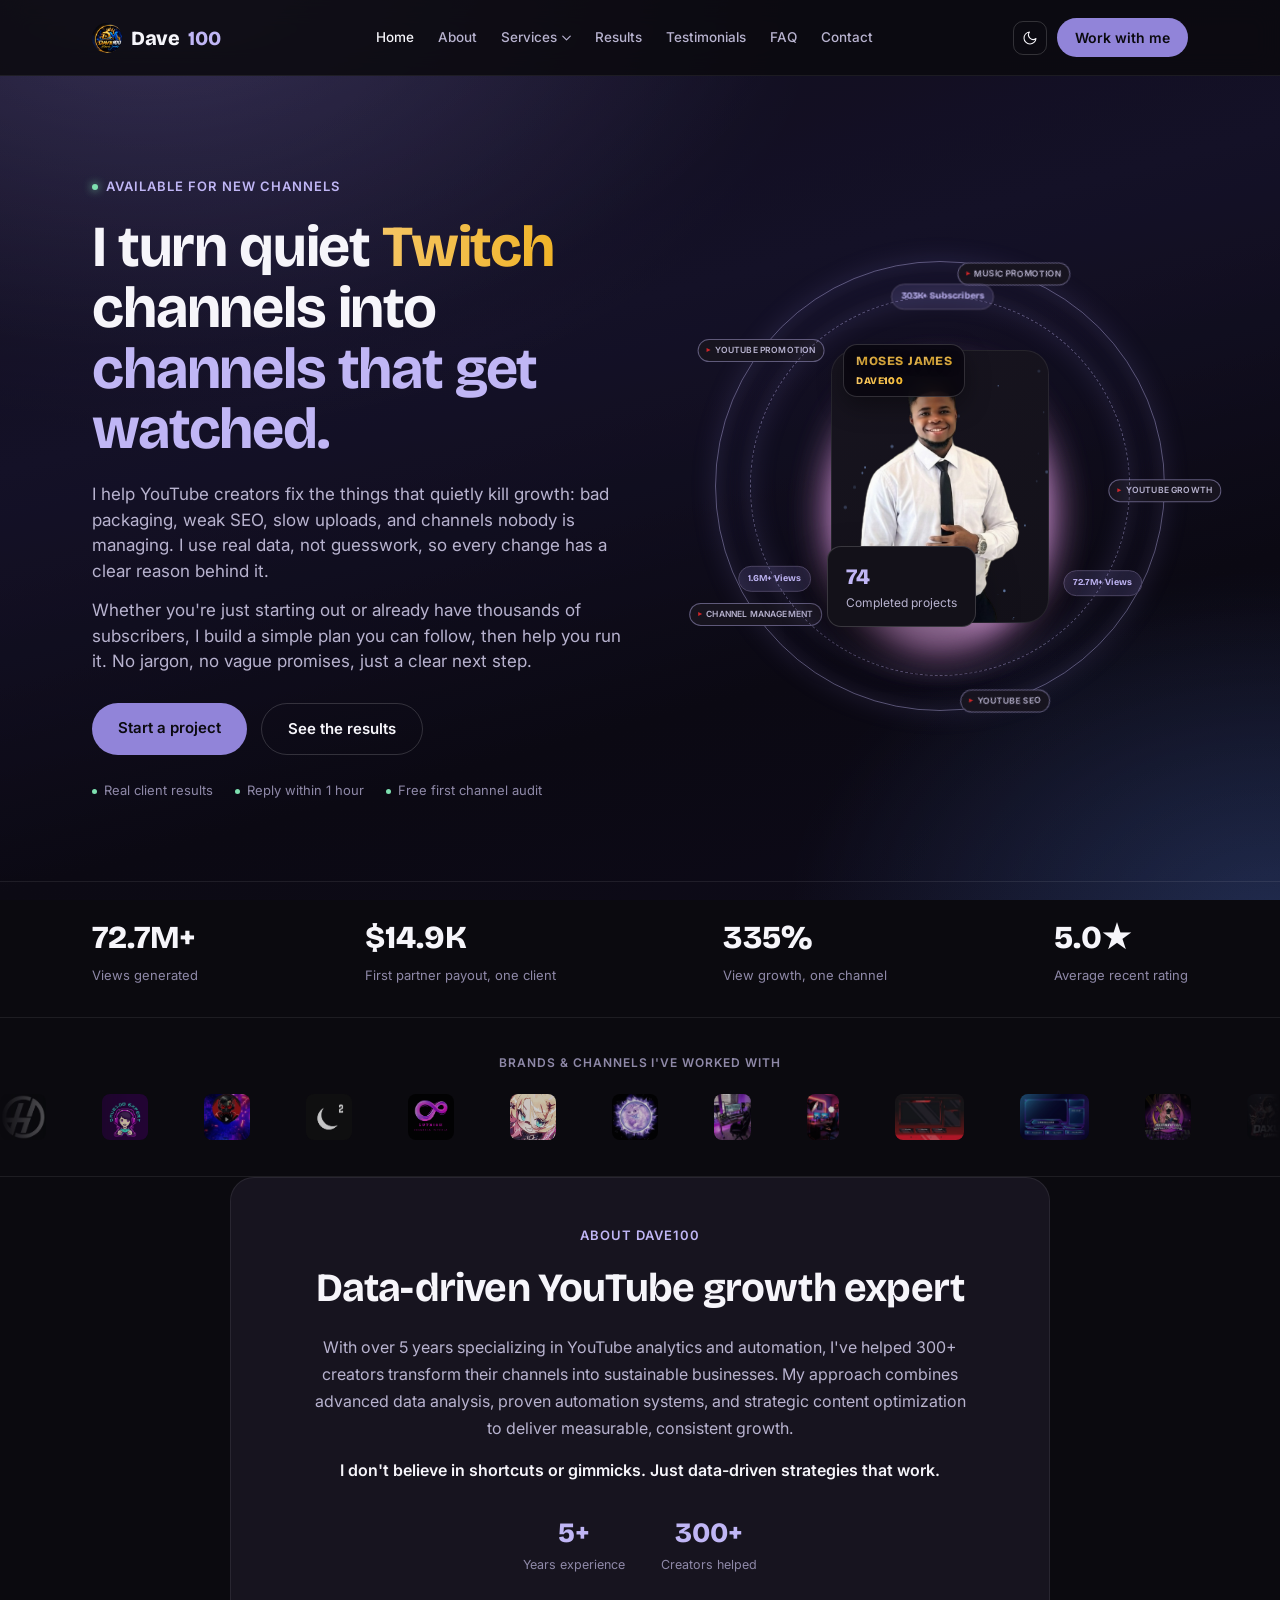
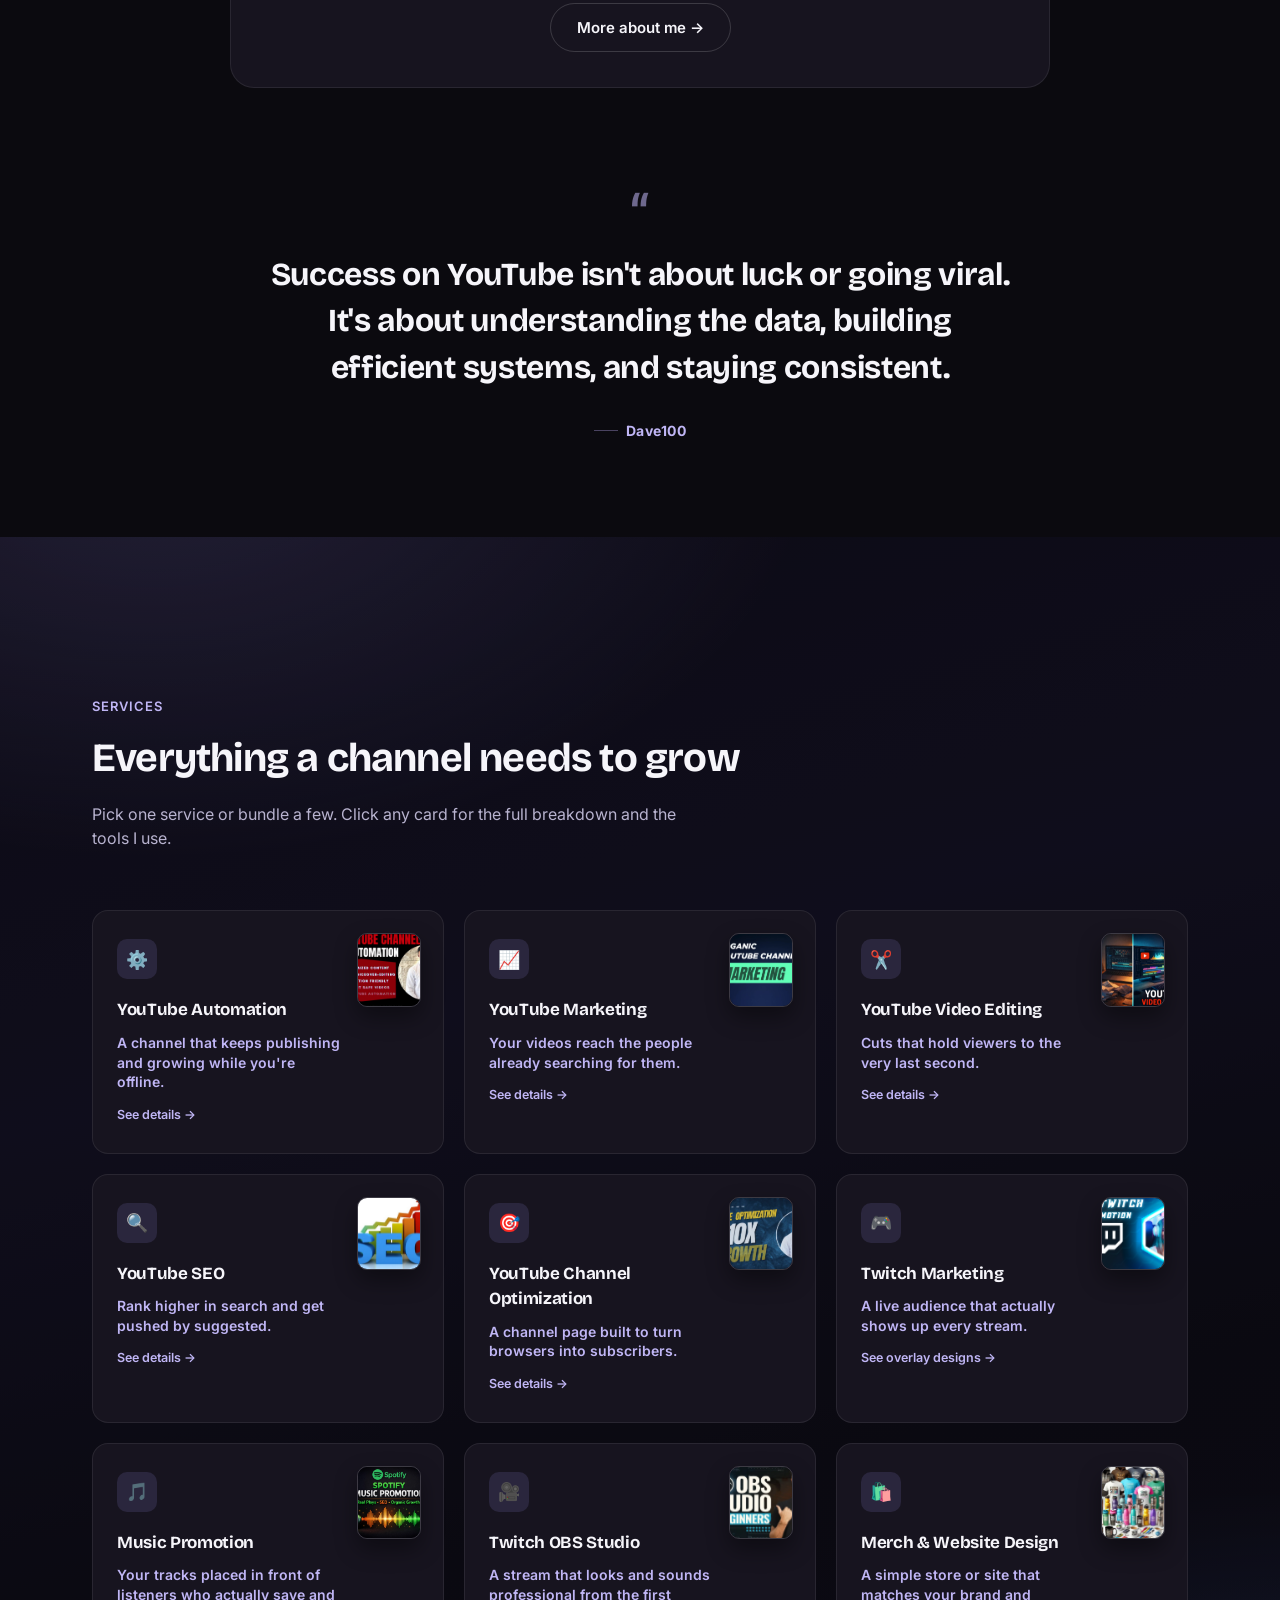
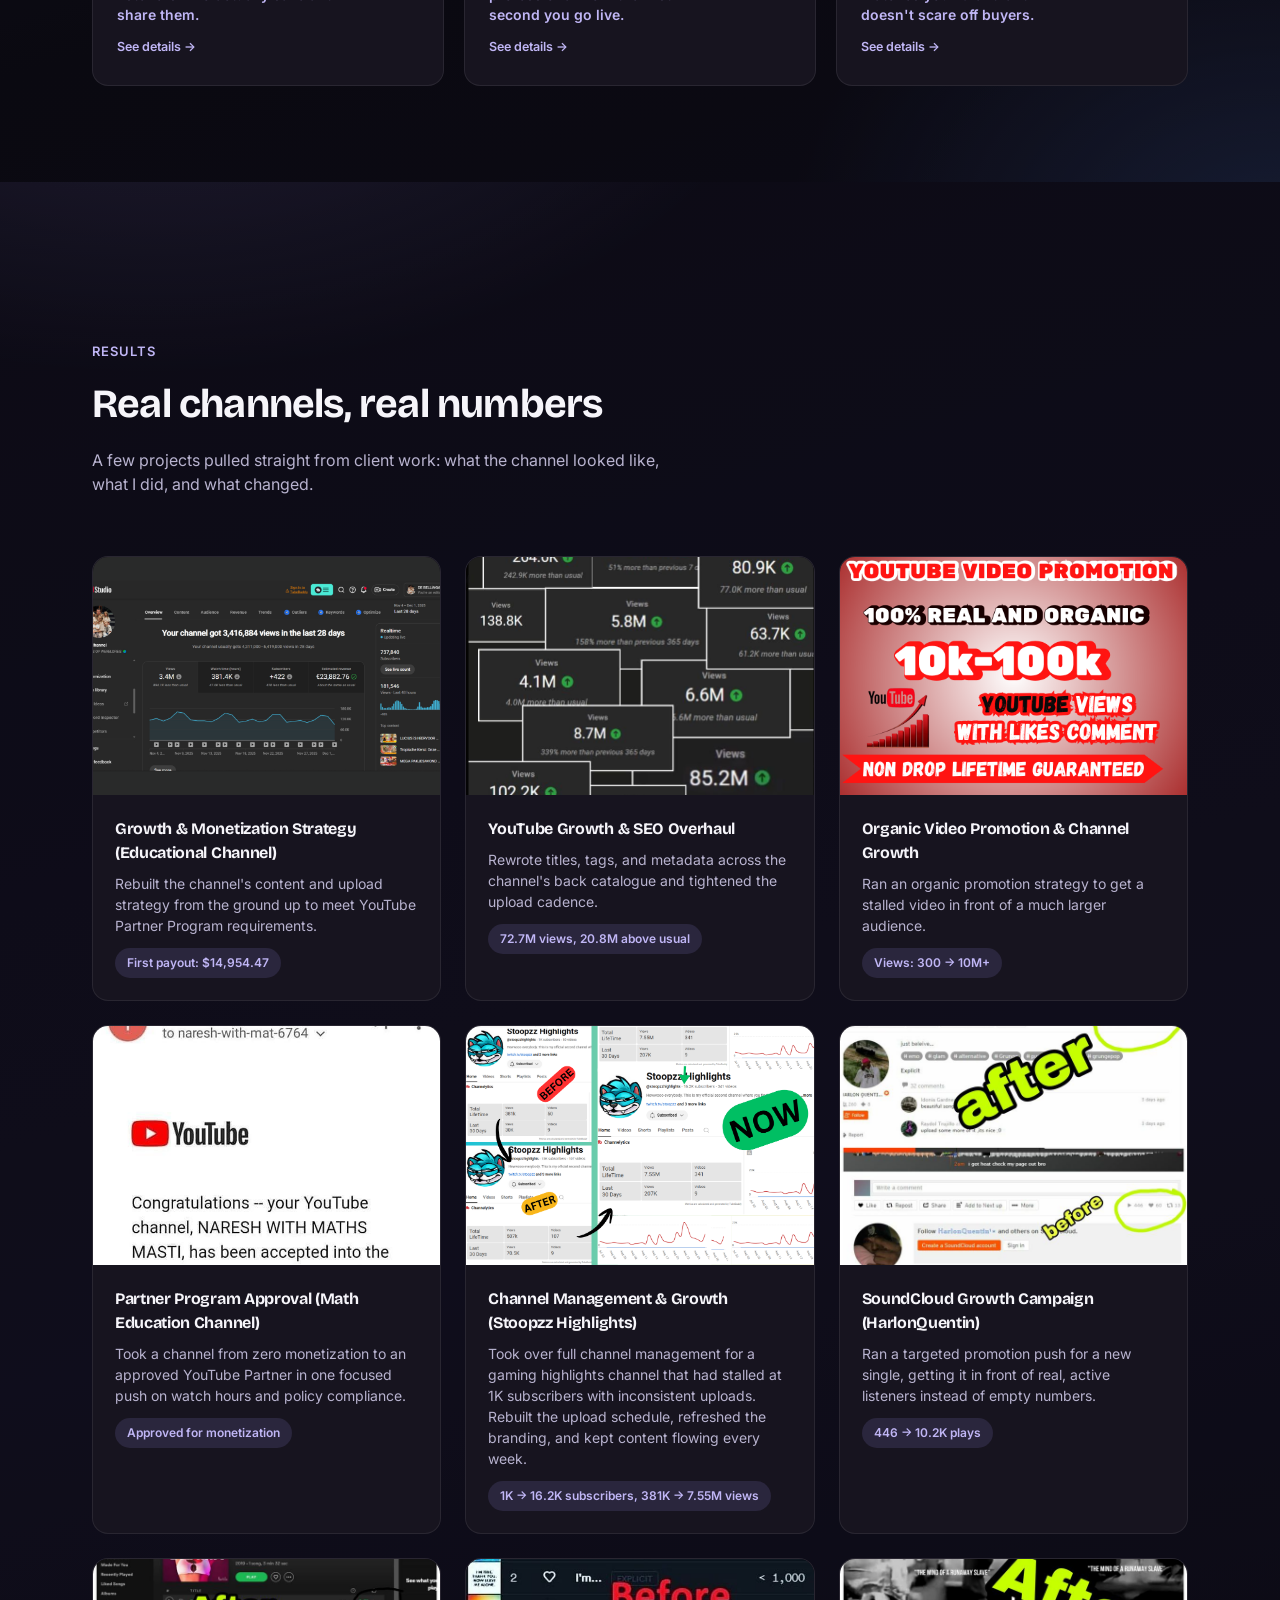
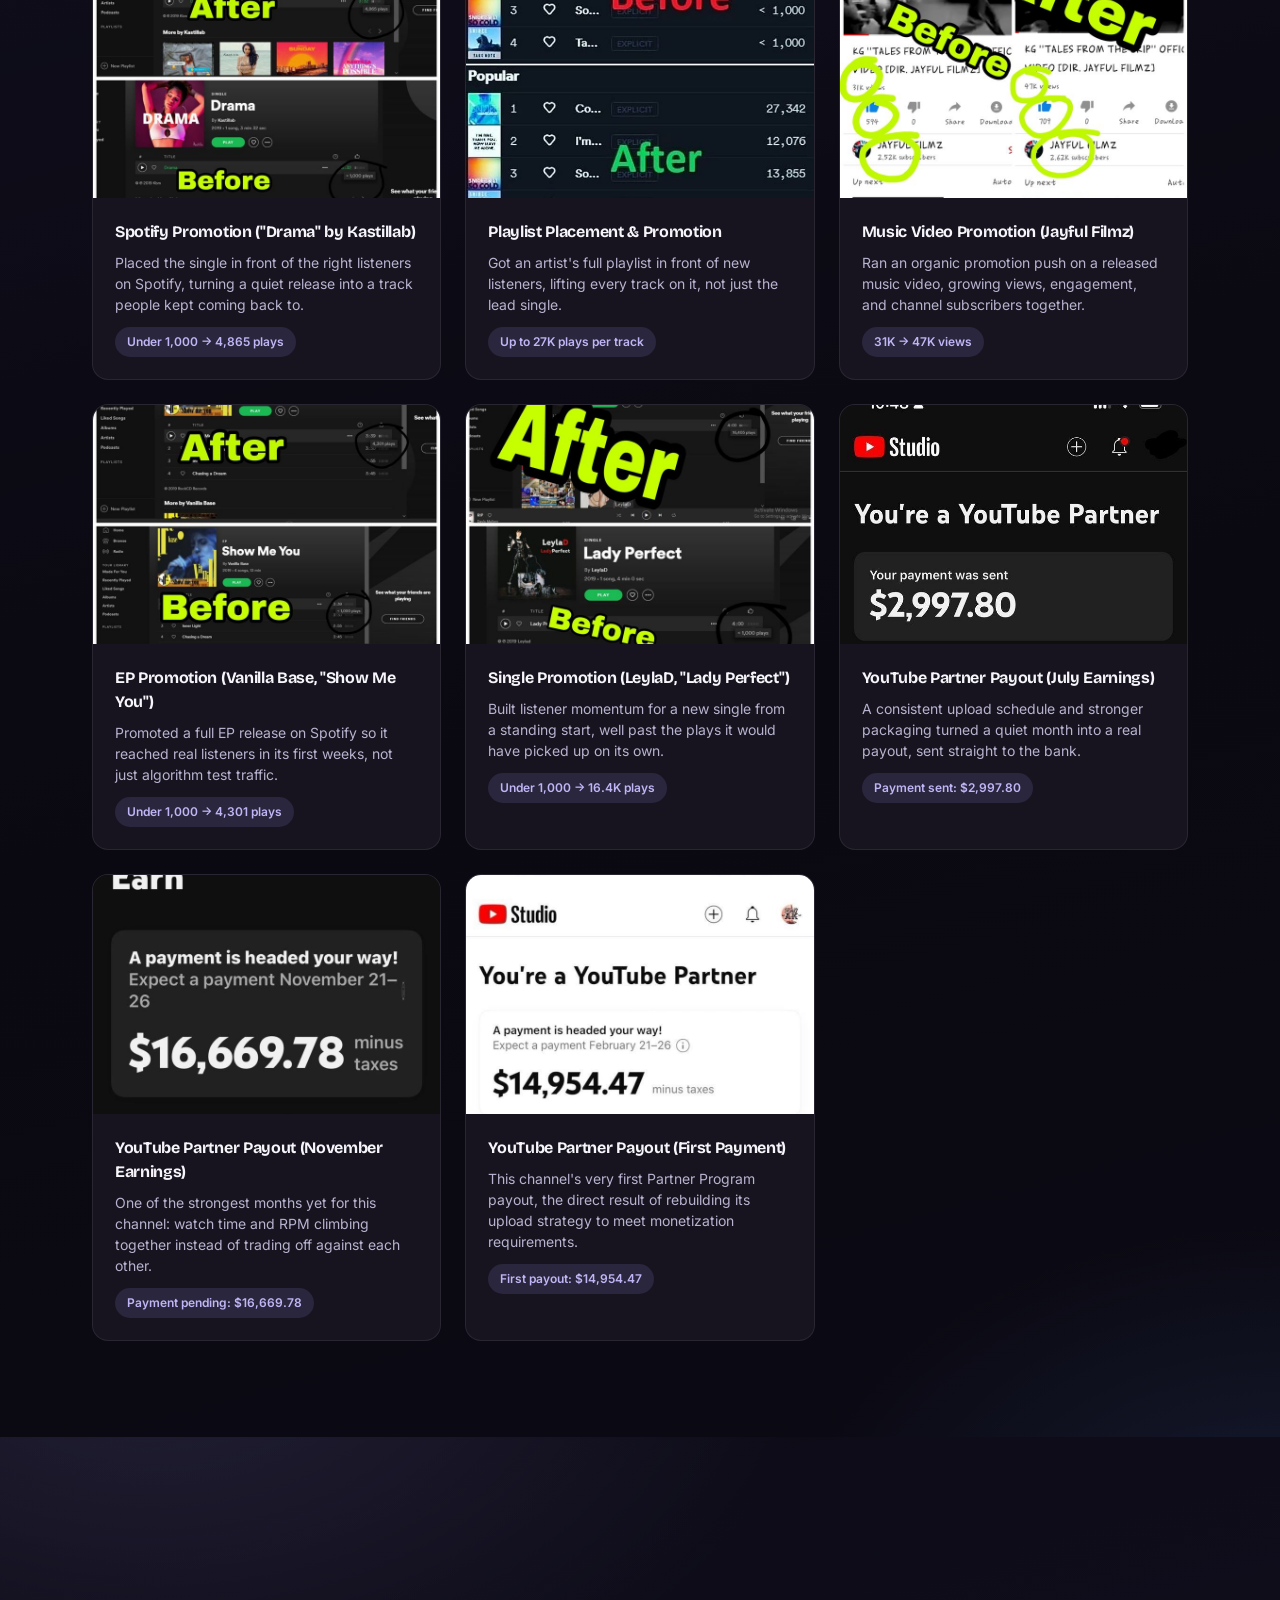
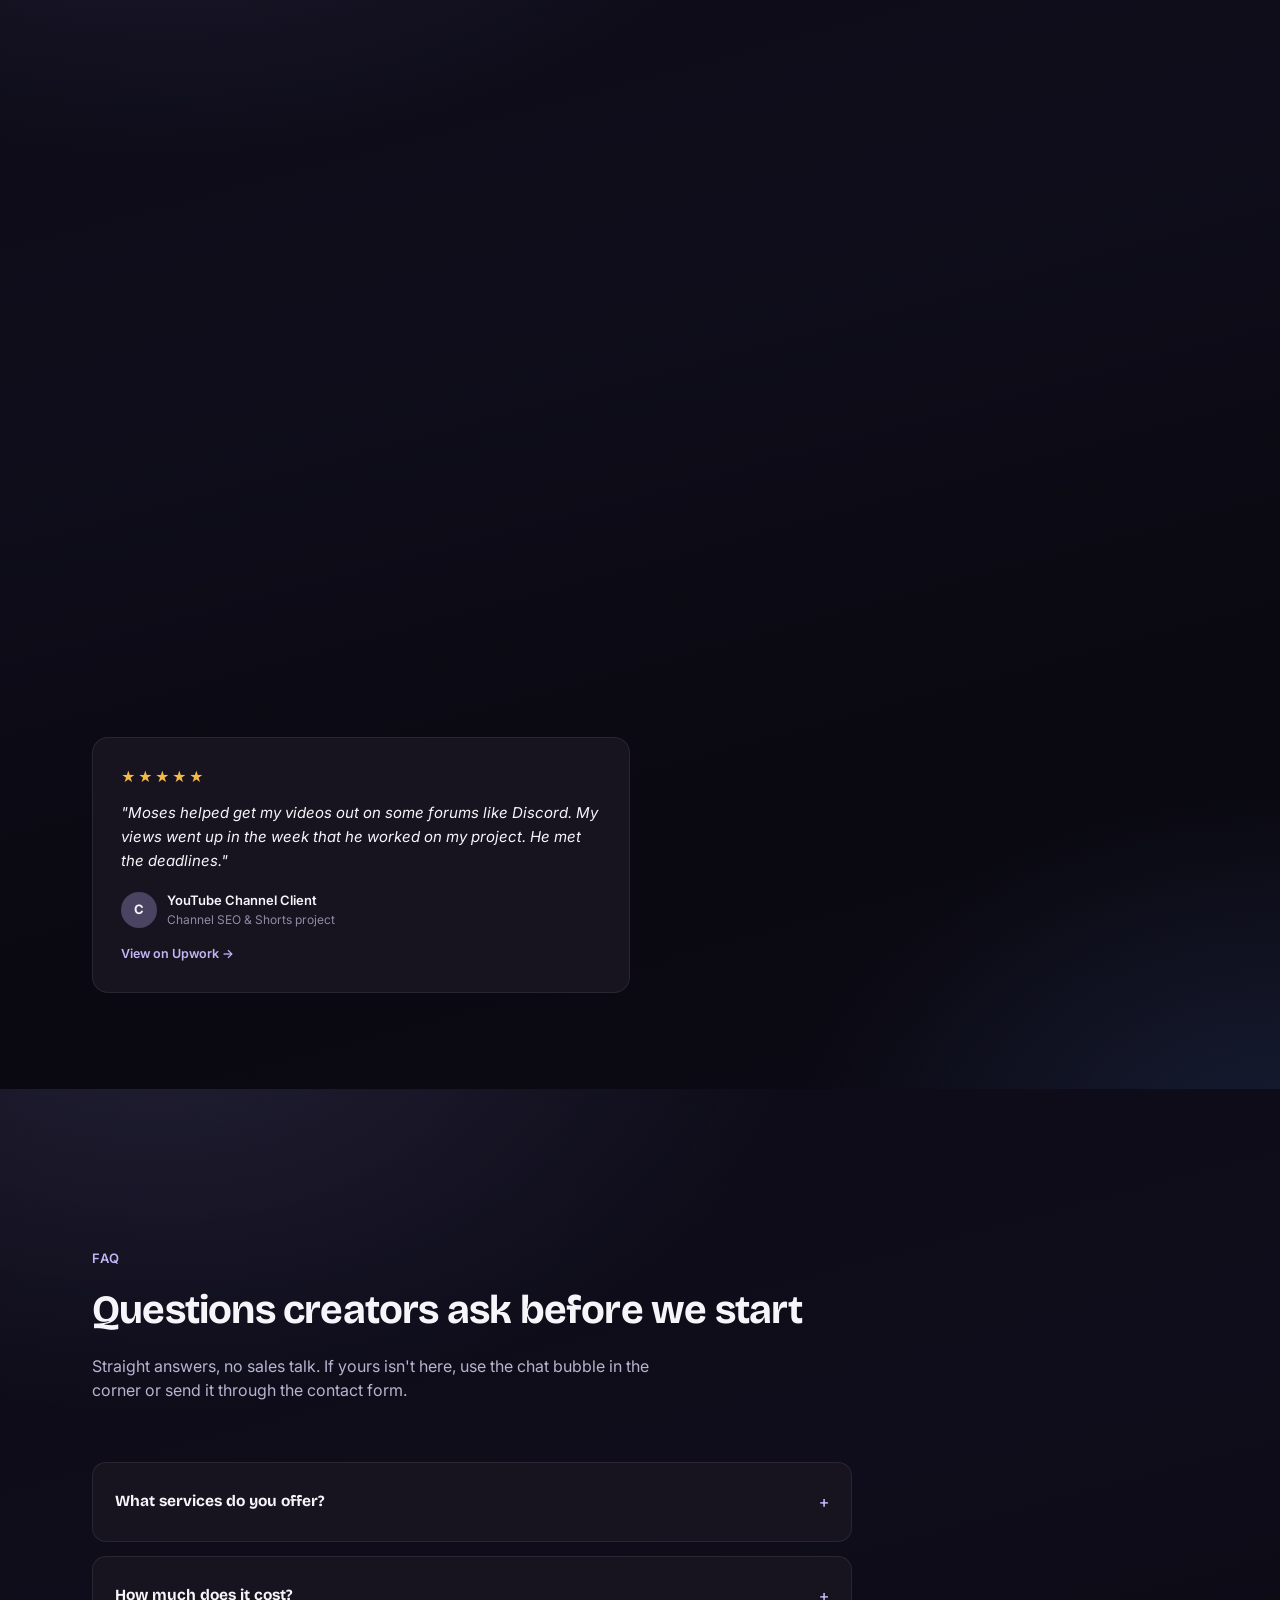
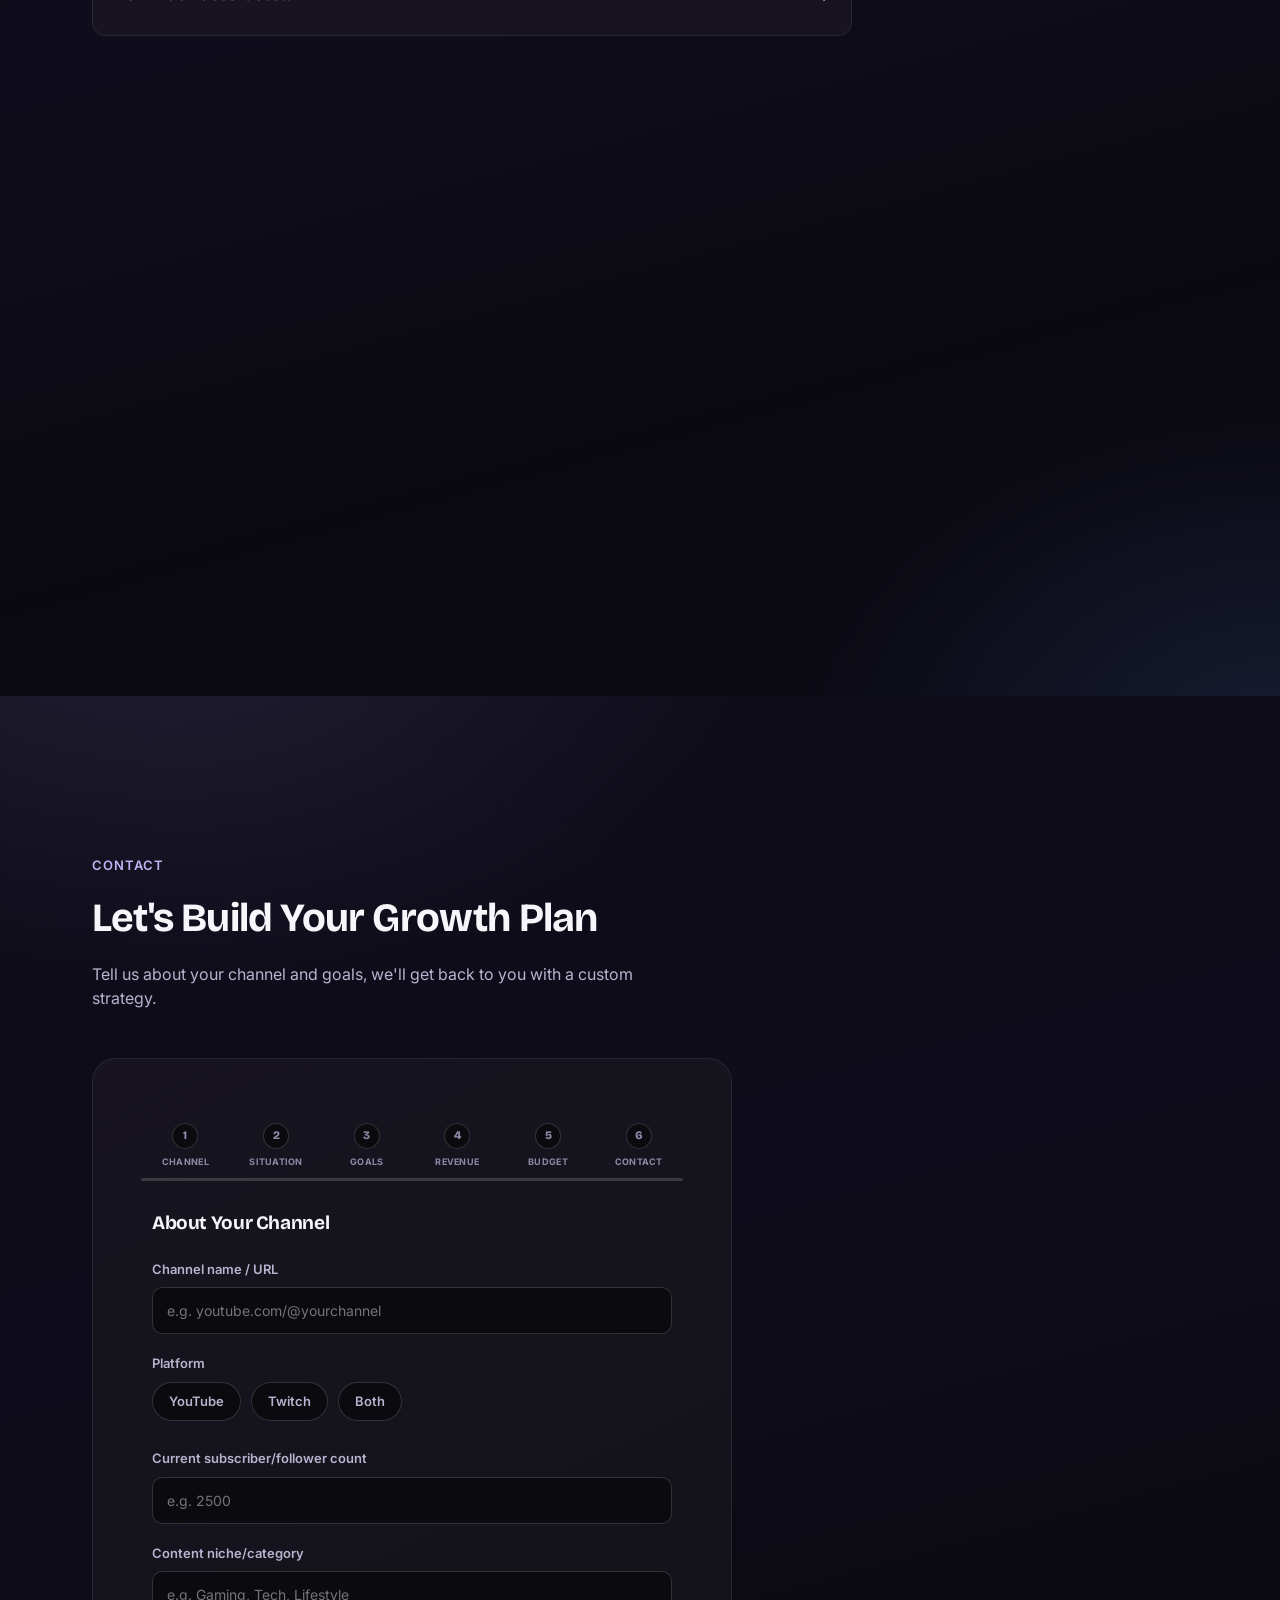
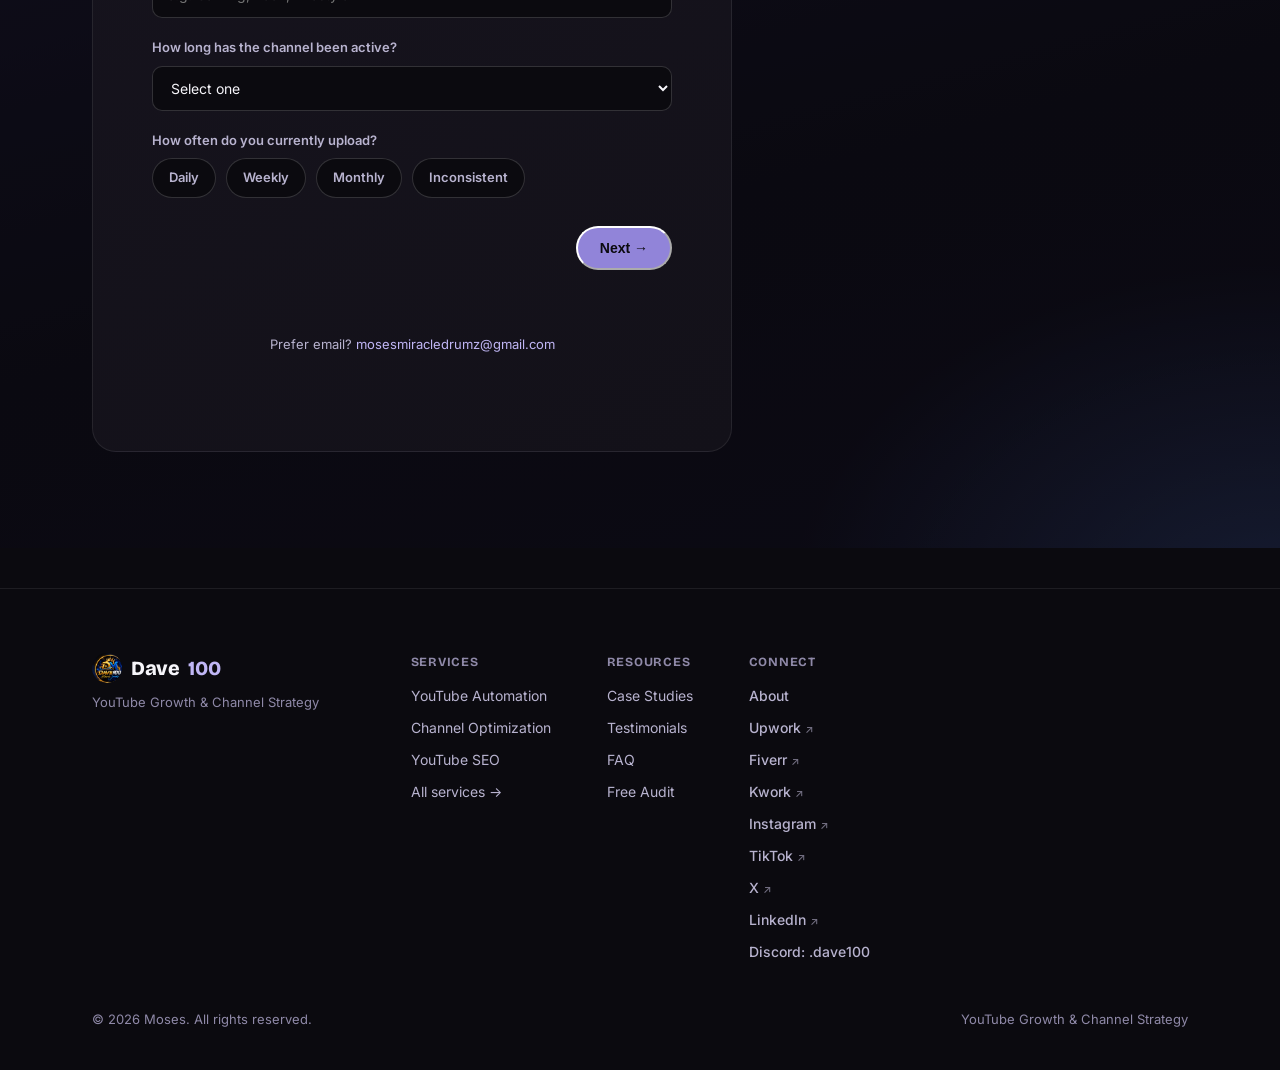
<file: index.html>
<!DOCTYPE html>
<html lang="en">
<head>
<meta charset="UTF-8">
<meta name="viewport" content="width=device-width, initial-scale=1.0">
<title>Dave100 | YouTube Growth & Channel Strategy</title>
<script>
(function(){
  try{
    var t = localStorage.getItem('moses-theme');
    document.documentElement.setAttribute('data-theme', t === 'light' ? 'light' : 'dark');
  }catch(e){}
  try{
    if('scrollRestoration' in history){ history.scrollRestoration = 'manual'; }
    if(!location.hash){ window.scrollTo(0, 0); }
  }catch(e){}
})();
</script>
<link rel="icon" type="image/png" sizes="32x32" href="images/favicon-32.png">
<link rel="icon" type="image/png" sizes="48x48" href="images/favicon-48.png">
<link rel="apple-touch-icon" href="images/favicon-180.png">
<link rel="preconnect" href="https://fonts.googleapis.com">
<link rel="preconnect" href="https://fonts.gstatic.com" crossorigin>
<link href="https://fonts.googleapis.com/css2?family=Bricolage+Grotesque:opsz,wght@12..96,400;12..96,500;12..96,600;12..96,700;12..96,800&family=Inter:wght@400;500;600;700&display=swap" rel="stylesheet">
<link rel="stylesheet" href="styles.css">
</head>
<body id="top">

<nav>
  <div class="nav-inner">
    <a href="#top" class="logo"><img src="images/logo-badge.png" alt="Dave100 logo" class="logo-icon">Dave<span>100</span></a>
    <div class="nav-links">
      <a href="#top" class="is-current">Home</a>
      <a href="about.html">About</a>
      <div class="nav-dropdown" id="servicesDropdown">
        <button type="button" class="nav-dropdown-trigger" id="servicesDropdownBtn" aria-expanded="false" aria-haspopup="true">
          Services
          <svg class="chevron" viewBox="0 0 12 8" aria-hidden="true"><path d="M1 1.5 6 6.5 11 1.5" stroke="currentColor" stroke-width="1.6" fill="none" stroke-linecap="round" stroke-linejoin="round"/></svg>
        </button>
        <div class="nav-dropdown-panel" id="servicesDropdownPanel" role="menu">
          <a href="services/automation.html" role="menuitem"><span>01</span>YouTube Automation</a>
          <a href="services/marketing.html" role="menuitem"><span>02</span>YouTube Marketing</a>
          <a href="services/editing.html" role="menuitem"><span>03</span>Video Editing</a>
          <a href="services/seo.html" role="menuitem"><span>04</span>YouTube SEO</a>
          <a href="services/optimization.html" role="menuitem"><span>05</span>Channel Optimization</a>
          <a href="services/twitch.html" role="menuitem"><span>06</span>Twitch Marketing</a>
          <a href="services/music.html" role="menuitem"><span>07</span>Music Promotion</a>
          <a href="services/obs-studio.html" role="menuitem"><span>08</span>Twitch OBS Studio</a>
          <a href="services/merch.html" role="menuitem"><span>09</span>Merch & Website Design</a>
        </div>
      </div>
      <a href="#results">Results</a>
      <a href="#testimonials">Testimonials</a>
      <a href="#faq">FAQ</a>
      <a href="#contact">Contact</a>
    </div>
    <div class="nav-right">
      <button type="button" class="nav-hamburger" id="navHamburger" aria-label="Open menu" aria-expanded="false" aria-controls="mobileDrawer">
        <svg viewBox="0 0 24 24" fill="none" aria-hidden="true"><circle cx="4" cy="6" r="1.3" fill="currentColor"/><path d="M9 6h11" stroke="currentColor" stroke-width="1.8" stroke-linecap="round"/><circle cx="4" cy="12" r="1.3" fill="currentColor"/><path d="M9 12h11" stroke="currentColor" stroke-width="1.8" stroke-linecap="round"/><circle cx="4" cy="18" r="1.3" fill="currentColor"/><path d="M9 18h11" stroke="currentColor" stroke-width="1.8" stroke-linecap="round"/></svg>
      </button>
      <button type="button" class="theme-toggle" id="themeToggle" aria-label="Switch to light mode" title="Switch theme">
        <svg class="icon icon-moon" viewBox="0 0 24 24" fill="none" aria-hidden="true"><path d="M21 12.79A9 9 0 1 1 11.21 3a7 7 0 0 0 9.79 9.79Z" stroke="currentColor" stroke-width="1.6" stroke-linecap="round" stroke-linejoin="round"/></svg>
        <svg class="icon icon-sun" viewBox="0 0 24 24" fill="none" aria-hidden="true"><circle cx="12" cy="12" r="4.5" stroke="currentColor" stroke-width="1.6"/><path d="M12 2.5v2.2M12 19.3v2.2M4.6 4.6l1.55 1.55M17.85 17.85l1.55 1.55M2.5 12h2.2M19.3 12h2.2M4.6 19.4l1.55-1.55M17.85 6.15l1.55-1.55" stroke="currentColor" stroke-width="1.6" stroke-linecap="round"/></svg>
      </button>
      <a href="#contact" class="nav-cta">Work with me</a>
    </div>
  </div>
</nav>

<div class="mobile-drawer-overlay" id="mobileDrawerOverlay" aria-hidden="true"></div>
<aside class="mobile-drawer" id="mobileDrawer" role="dialog" aria-label="Site menu" aria-hidden="true">
  <div class="mobile-drawer-head">
    <div class="logo">Dave<span>100</span></div>
    <button type="button" class="mobile-drawer-close" id="mobileDrawerClose" aria-label="Close menu">
      <svg viewBox="0 0 24 24" fill="none" aria-hidden="true"><path d="M6 6l12 12M18 6 6 18" stroke="currentColor" stroke-width="1.8" stroke-linecap="round"/></svg>
    </button>
  </div>
  <nav class="mobile-drawer-links" aria-label="Mobile site navigation">
    <a href="#top" class="is-current">Home</a>
    <a href="about.html">About</a>

    <div class="mobile-drawer-group" id="drawerServicesGroup">
      <button type="button" class="mobile-drawer-group-trigger" id="drawerServicesTrigger" aria-expanded="false">
        Services
        <svg class="chevron" viewBox="0 0 12 8" aria-hidden="true"><path d="M1 1.5 6 6.5 11 1.5" stroke="currentColor" stroke-width="1.6" fill="none" stroke-linecap="round" stroke-linejoin="round"/></svg>
      </button>
      <div class="mobile-drawer-group-panel">
        <div>
          <div class="mobile-drawer-sublinks">
          <a href="services/automation.html">YouTube Automation</a>
          <a href="services/marketing.html">YouTube Marketing</a>
          <a href="services/editing.html">YouTube Video Editing</a>
          <a href="services/seo.html">YouTube SEO</a>
          <a href="services/optimization.html">Channel Optimization</a>
          <a href="services/twitch.html">Twitch Marketing</a>
          <a href="services/music.html">Music Promotion</a>
          <a href="services/obs-studio.html">Twitch OBS Studio</a>
          <a href="services/merch.html">Merch & Website Design</a>
          </div>
        </div>
      </div>
    </div>


    <div class="mobile-drawer-section-title">Resources</div>
    <a href="#results">Results</a>
    <a href="#testimonials">Testimonials</a>
    <a href="#faq">FAQ</a>
    <a href="#contact">Contact</a>

    <div class="mobile-drawer-section-title">Connect</div>
          <a href="https://www.upwork.com/freelancers/~0114f103cef5f4c0cb?mp_source=share" target="_blank" rel="noopener noreferrer">Upwork <span class="ext-arrow">↗</span></a>
          <a href="https://www.fiverr.com/daveexpertsolut" target="_blank" rel="noopener noreferrer">Fiverr <span class="ext-arrow">↗</span></a>
          <a href="https://kwork.com/user/dave100" target="_blank" rel="noopener noreferrer">Kwork <span class="ext-arrow">↗</span></a>
          <a href="https://www.instagram.com/dave100expert?igsh=YXFxeG90dHRzeHRy" target="_blank" rel="noopener noreferrer">Instagram <span class="ext-arrow">↗</span></a>
          <a href="https://www.tiktok.com/@dave100pro?_r=1&_t=ZS-98qjq34Yhjo" target="_blank" rel="noopener noreferrer">TikTok <span class="ext-arrow">↗</span></a>
          <a href="https://x.com/mosesmiracle111?s=11" target="_blank" rel="noopener noreferrer">X <span class="ext-arrow">↗</span></a>
          <a href="https://www.linkedin.com/in/james-miracle-34a6613b3?utm_source=share_via&utm_content=profile&utm_medium=member_ios" target="_blank" rel="noopener noreferrer">LinkedIn <span class="ext-arrow">↗</span></a>
          <a class="social-discord" title="Discord username">Discord: .dave100</a>
  </nav>
  <div class="mobile-drawer-foot">
    <a href="#contact" class="nav-cta">Work with me</a>
  </div>
</aside>

<header class="hero">
  <div class="hero-bg-video-wrap" aria-hidden="true">
    <video class="hero-bg-video" src="videos/about-page-bg.mp4" autoplay muted loop playsinline preload="metadata"></video>
  </div>
  <div class="wrap hero-grid">
    <div class="hero-intro">
      <div class="eyebrow">Available for new channels</div>
      <h1>I turn quiet <span class="rotating-word" id="rotatingWord">YouTube</span> channels into <span class="highlight">channels that get watched.</span></h1>
      <div class="hero-copy">
        <p>I help YouTube creators fix the things that quietly kill growth: bad packaging, weak SEO, slow uploads, and channels nobody is managing. I use real data, not guesswork, so every change has a clear reason behind it.</p>
        <p>Whether you're just starting out or already have thousands of subscribers, I build a simple plan you can follow, then help you run it. No jargon, no vague promises, just a clear next step.</p>
      </div>
      <div class="hero-ctas">
        <a href="#contact" class="btn-primary">Start a project</a>
        <a href="#results" class="btn-secondary">See the results</a>
      </div>
      <div class="hero-trust">
        <span>Real client results</span>
        <span>Reply within 1 hour</span>
        <span>Free first channel audit</span>
      </div>
    </div>
    <div class="hero-orbit" id="heroOrbit">
      <div class="orbit-ring orbit-ring-outer" aria-hidden="true">
        <div class="orbit-item" style="--angle:0deg"><span class="orbit-label"><i class="orbit-mark"></i>YouTube Growth</span></div>
        <div class="orbit-item" style="--angle:72deg"><span class="orbit-label"><i class="orbit-mark"></i>YouTube SEO</span></div>
        <div class="orbit-item" style="--angle:144deg"><span class="orbit-label"><i class="orbit-mark"></i>Channel Management</span></div>
        <div class="orbit-item" style="--angle:216deg"><span class="orbit-label"><i class="orbit-mark"></i>YouTube Promotion</span></div>
        <div class="orbit-item" style="--angle:288deg"><span class="orbit-label"><i class="orbit-mark"></i>Music Promotion</span></div>
      </div>
      <div class="orbit-ring orbit-ring-inner" aria-hidden="true">
        <div class="orbit-item orbit-badge-item" style="--angle:30deg"><span class="orbit-badge">72.7M+ Views</span></div>
        <div class="orbit-item orbit-badge-item" style="--angle:150deg"><span class="orbit-badge">1.6M+ Views</span></div>
        <div class="orbit-item orbit-badge-item" style="--angle:270deg"><span class="orbit-badge">303K+ Subscribers</span></div>
      </div>
      <div class="hero-photo-wrap">
        <div class="hero-photo-roll" aria-hidden="true">
          <span></span><span></span><span></span>
        </div>
        <div class="hero-photo" id="heroPhoto">
          <video class="hero-photo-glow" src="videos/hero-profile-glow.mp4" autoplay muted loop playsinline preload="metadata" aria-hidden="true"></video>
          <canvas class="hero-bg-particles" id="heroBgParticles" aria-hidden="true"></canvas>
          <img src="images/profile-cutout.png" alt="Moses" id="heroPhotoImg">
          <div class="hero-sweep" aria-hidden="true"></div>
        </div>
        <div class="hero-signature">
          <div class="hero-name" id="heroName" data-text="Moses James"></div>
          <div class="hero-logo">DAVE<em>100</em></div>
        </div>
        <div class="hero-stat-chip">
          <div class="num" data-count="74" data-decimals="0">74</div>
          <div class="label">Completed projects</div>
        </div>
      </div>
    </div>
  </div>
</header>

<div class="statbar reveal">
  <div class="wrap statbar-inner">
    <div class="stat"><div class="num" data-count="72.7" data-suffix="M+" data-decimals="1">72.7M+</div><div class="label">Views generated</div></div>
    <div class="stat"><div class="num" data-count="14.9" data-prefix="$" data-suffix="K" data-decimals="1">$14.9K</div><div class="label">First partner payout, one client</div></div>
    <div class="stat"><div class="num" data-count="335" data-suffix="%" data-decimals="0">335%</div><div class="label">View growth, one channel</div></div>
    <div class="stat"><div class="num" data-count="5.0" data-suffix="★" data-decimals="1">5.0★</div><div class="label">Average recent rating</div></div>
  </div>
</div>

<div class="logo-ticker-wrap reveal">
  <div class="logo-ticker-label">Brands & channels I've worked with</div>
  <div class="logo-ticker">
    <div class="logo-ticker-track">
      <img src="images/logo-haddzy.jpg" alt="Haddzy">
      <img src="images/logo-dave100expert.jpg" alt="Dave100 Expert">
      <img src="images/logo-gamer-neon.jpg" alt="Gaming channel brand">
      <img src="images/logo-moon2.png" alt="Moon2">
      <img src="images/logo-lutnick.png" alt="Lutnick, Adegbola Popoola">
      <img src="images/logo-anime-avatar.jpg" alt="Anime channel avatar">
      <img src="images/logo-purple-cat.webp" alt="Purple cat channel avatar">
      <img src="images/logo-studio-setup-purple.jpg" alt="Music production studio setup">
      <img src="images/logo-gaming-setup-red.jpg" alt="Gaming streaming setup">
      <img src="images/logo-panel-template-red.jpg" alt="Twitch panel template, red theme">
      <img src="images/logo-panel-template-blue.jpg" alt="Twitch overlay template, blue theme">
      <img src="images/logo-shinochu.jpg" alt="Shinochu channel logo">
      <img src="images/logo-daxua-gaming.jpg" alt="Daxua Gaming channel logo">
      <img src="images/logo-gaming-careers-setup.jpg" alt="Gaming Careers streaming setup">
      <img src="images/logo-game-room-neon.jpg" alt="Neon Game Room setup">
      <img src="images/logo-purple-rgb-desk.jpg" alt="Purple RGB gaming desk setup">
      <img src="images/proof-twitch-overlay-template-purple.jpg" alt="Purple Twitch overlay template">
      <img src="images/logo-haddzy.jpg" alt="Haddzy" aria-hidden="true">
      <img src="images/logo-dave100expert.jpg" alt="Dave100 Expert" aria-hidden="true">
      <img src="images/logo-gamer-neon.jpg" alt="Gaming channel brand" aria-hidden="true">
      <img src="images/logo-moon2.png" alt="Moon2" aria-hidden="true">
      <img src="images/logo-lutnick.png" alt="Lutnick, Adegbola Popoola" aria-hidden="true">
      <img src="images/logo-anime-avatar.jpg" alt="Anime channel avatar" aria-hidden="true">
      <img src="images/logo-purple-cat.webp" alt="Purple cat channel avatar" aria-hidden="true">
      <img src="images/logo-studio-setup-purple.jpg" alt="Music production studio setup" aria-hidden="true">
      <img src="images/logo-gaming-setup-red.jpg" alt="Gaming streaming setup" aria-hidden="true">
      <img src="images/logo-panel-template-red.jpg" alt="Twitch panel template, red theme" aria-hidden="true">
      <img src="images/logo-panel-template-blue.jpg" alt="Twitch overlay template, blue theme" aria-hidden="true">
      <img src="images/logo-shinochu.jpg" alt="Shinochu channel logo" aria-hidden="true">
      <img src="images/logo-daxua-gaming.jpg" alt="Daxua Gaming channel logo" aria-hidden="true">
      <img src="images/logo-gaming-careers-setup.jpg" alt="Gaming Careers streaming setup" aria-hidden="true">
      <img src="images/logo-game-room-neon.jpg" alt="Neon Game Room setup" aria-hidden="true">
      <img src="images/logo-purple-rgb-desk.jpg" alt="Purple RGB gaming desk setup" aria-hidden="true">
      <img src="images/proof-twitch-overlay-template-purple.jpg" alt="Purple Twitch overlay template" aria-hidden="true">
    </div>
  </div>
</div>

<section class="section about-preview" id="about-preview">
  <div class="wrap">
    <div class="about-preview-inner reveal">
      <span class="section-eyebrow">About Dave100</span>
      <h2>Data-driven YouTube growth expert</h2>
      <p>With over 5 years specializing in YouTube analytics and automation, I've helped 300+ creators transform their channels into sustainable businesses. My approach combines advanced data analysis, proven automation systems, and strategic content optimization to deliver measurable, consistent growth.</p>
      <p class="about-preview-emphasis">I don't believe in shortcuts or gimmicks. Just data-driven strategies that work.</p>
      <div class="about-preview-stats">
        <div class="stat"><div class="num">5+</div><div class="label">Years experience</div></div>
        <div class="stat"><div class="num">300+</div><div class="label">Creators helped</div></div>
      </div>
      <a href="about.html" class="btn-secondary">More about me →</a>
    </div>
  </div>
</section>

<section class="section quote-section" id="quote">
  <div class="wrap">
    <blockquote class="pull-quote reveal">
      <span class="quote-mark" aria-hidden="true">&ldquo;</span>
      <p>Success on YouTube isn't about luck or going viral. It's about understanding the data, building efficient systems, and staying consistent.</p>
      <cite>Dave100</cite>
    </blockquote>
  </div>
</section>

<section class="section service-has-bg-video" id="services">
  <div class="service-bg-video-wrap" aria-hidden="true">
    <video class="service-bg-video" src="videos/about-page-bg.mp4" autoplay muted loop playsinline preload="metadata"></video>
  </div>
  <div class="wrap">
    <div class="page-hero reveal" style="margin-bottom:52px;">
      <span class="section-eyebrow">Services</span>
      <h2>Everything a channel needs to grow</h2>
      <p>Pick one service or bundle a few. Click any card for the full breakdown and the tools I use.</p>
    </div>
    <div class="services-grid">
      <a class="service-card" id="service-automation" href="services/automation.html">
        <div class="service-proof"><video src="videos/promo-automation.mp4" poster="images/poster-promo-automation.jpg" autoplay muted loop playsinline preload="metadata"></video></div>
        <div class="service-icon">⚙️</div>
        <h3>YouTube Automation</h3>
        <div class="service-outcome">A channel that keeps publishing and growing while you're offline.</div>
        <span class="service-card-hint">See details →</span>
      </a>
      <a class="service-card" id="service-marketing" href="services/marketing.html">
        <div class="service-proof"><video src="videos/promo-marketing-bg.mp4" poster="images/poster-promo-marketing.jpg" autoplay muted loop playsinline preload="metadata"></video></div>
        <div class="service-icon">📈</div>
        <h3>YouTube Marketing</h3>
        <div class="service-outcome">Your videos reach the people already searching for them.</div>
        <span class="service-card-hint">See details →</span>
      </a>
      <a class="service-card" id="service-editing" href="services/editing.html">
        <div class="service-proof"><img src="images/proof-video-editor.jpg" alt="Video editing workspace, raw footage turned into a polished cut"></div>
        <div class="service-icon">✂️</div>
        <h3>YouTube Video Editing</h3>
        <div class="service-outcome">Cuts that hold viewers to the very last second.</div>
        <span class="service-card-hint">See details →</span>
      </a>
      <a class="service-card" id="service-seo" href="services/seo.html">
        <div class="service-proof"><img src="images/proof-seo-graphic.jpg" alt="SEO growth graphic representing search ranking improvements"></div>
        <div class="service-icon">🔍</div>
        <h3>YouTube SEO</h3>
        <div class="service-outcome">Rank higher in search and get pushed by suggested.</div>
        <span class="service-card-hint">See details →</span>
      </a>
      <a class="service-card" id="service-optimization" href="services/optimization.html">
        <div class="service-proof"><video src="videos/promo-optimization.mp4" poster="images/poster-promo-optimization.jpg" autoplay muted loop playsinline preload="metadata"></video></div>
        <div class="service-icon">🎯</div>
        <h3>YouTube Channel Optimization</h3>
        <div class="service-outcome">A channel page built to turn browsers into subscribers.</div>
        <span class="service-card-hint">See details →</span>
      </a>
      <a class="service-card" id="service-twitch" href="services/twitch.html">
        <div class="service-proof"><img src="images/proof-twitch-promo-thumb.webp" alt="Twitch Promotion thumbnail"></div>
        <div class="service-icon">🎮</div>
        <h3>Twitch Marketing</h3>
        <div class="service-outcome">A live audience that actually shows up every stream.</div>
        <span class="service-card-hint">See overlay designs →</span>
      </a>
      <a class="service-card" id="service-music" href="services/music.html">
        <div class="service-proof"><img src="images/proof-music-promo.jpg" alt="Spotify music promotion graphic: real plays, SEO, organic growth"></div>
        <div class="service-icon">🎵</div>
        <h3>Music Promotion</h3>
        <div class="service-outcome">Your tracks placed in front of listeners who actually save and share them.</div>
        <span class="service-card-hint">See details →</span>
      </a>
      <a class="service-card" id="service-obs-studio" href="services/obs-studio.html">
        <div class="service-proof"><img src="images/proof-obs-studio-thumb.webp" alt="OBS Studio for Beginners setup walkthrough"></div>
        <div class="service-icon">🎥</div>
        <h3>Twitch OBS Studio</h3>
        <div class="service-outcome">A stream that looks and sounds professional from the first second you go live.</div>
        <span class="service-card-hint">See details →</span>
      </a>
      <a class="service-card" id="service-merch" href="services/merch.html">
        <div class="service-proof"><img src="images/merch-mockup-apparel-drinkware.jpg" alt="Branded apparel and drinkware merch mockup set"></div>
        <div class="service-icon">🛍️</div>
        <h3>Merch & Website Design</h3>
        <div class="service-outcome">A simple store or site that matches your brand and doesn't scare off buyers.</div>
        <span class="service-card-hint">See details →</span>
      </a>
    </div>
  </div>
</section>

<section class="section service-has-bg-video" id="results">
  <div class="service-bg-video-wrap" aria-hidden="true">
    <video class="service-bg-video" src="videos/about-page-bg.mp4" autoplay muted loop playsinline preload="metadata"></video>
  </div>
  <div class="wrap">
    <div class="page-hero reveal" style="margin-bottom:52px;">
      <span class="section-eyebrow">Results</span>
      <h2>Real channels, real numbers</h2>
      <p>A few projects pulled straight from client work: what the channel looked like, what I did, and what changed.</p>
    </div>
    <div class="results-grid">
      <div class="result-card">
        <div class="result-image"><img src="images/proof-channel-dashboard.png" alt="Channel dashboard showing 3.4M views in 28 days and 737,840 subscribers"></div>
        <div class="result-body">
          <h3>Growth & Monetization Strategy (Educational Channel)</h3>
          <p>Rebuilt the channel's content and upload strategy from the ground up to meet YouTube Partner Program requirements.</p>
          <span class="result-outcome">First payout: $14,954.47</span>
        </div>
      </div>
      <div class="result-card">
        <div class="result-image"><img src="images/proof-views-collage.jpg" alt="Multiple videos across the channel picking up view spikes"></div>
        <div class="result-body">
          <h3>YouTube Growth & SEO Overhaul</h3>
          <p>Rewrote titles, tags, and metadata across the channel's back catalogue and tightened the upload cadence.</p>
          <span class="result-outcome">72.7M views, 20.8M above usual</span>
        </div>
      </div>
      <div class="result-card">
        <div class="result-image"><img src="images/proof-video-promotion.png" alt="YouTube video promotion service graphic: 100% real and organic, 10K to 100K views with likes and comments"></div>
        <div class="result-body">
          <h3>Organic Video Promotion & Channel Growth</h3>
          <p>Ran an organic promotion strategy to get a stalled video in front of a much larger audience.</p>
          <span class="result-outcome">Views: 300 → 10M+</span>
        </div>
      </div>
      <div class="result-card">
        <div class="result-image"><img src="images/proof-partner-approval.jpg" alt="YouTube Partner Program approval email for a math education channel"></div>
        <div class="result-body">
          <h3>Partner Program Approval (Math Education Channel)</h3>
          <p>Took a channel from zero monetization to an approved YouTube Partner in one focused push on watch hours and policy compliance.</p>
          <span class="result-outcome">Approved for monetization</span>
        </div>
      </div>
      <div class="result-card">
        <div class="result-image"><img src="images/proof-channel-stoopzz.png" alt="Stoopzz Highlights channel stats before and after growth, subscribers and views compared"></div>
        <div class="result-body">
          <h3>Channel Management & Growth (Stoopzz Highlights)</h3>
          <p>Took over full channel management for a gaming highlights channel that had stalled at 1K subscribers with inconsistent uploads. Rebuilt the upload schedule, refreshed the branding, and kept content flowing every week.</p>
          <span class="result-outcome">1K → 16.2K subscribers, 381K → 7.55M views</span>
        </div>
      </div>
      <div class="result-card">
        <div class="result-image"><img src="images/proof-music-soundcloud.jpg" alt="SoundCloud plays, likes, and reposts before and after a promotion campaign"></div>
        <div class="result-body">
          <h3>SoundCloud Growth Campaign (HarlonQuentin)</h3>
          <p>Ran a targeted promotion push for a new single, getting it in front of real, active listeners instead of empty numbers.</p>
          <span class="result-outcome">446 → 10.2K plays</span>
        </div>
      </div>
      <div class="result-card">
        <div class="result-image"><img src="images/proof-music-spotify.jpg" alt="Spotify plays before and after promotion for the single Drama"></div>
        <div class="result-body">
          <h3>Spotify Promotion ("Drama" by Kastillab)</h3>
          <p>Placed the single in front of the right listeners on Spotify, turning a quiet release into a track people kept coming back to.</p>
          <span class="result-outcome">Under 1,000 → 4,865 plays</span>
        </div>
      </div>
      <div class="result-card">
        <div class="result-image"><img src="images/proof-music-playlist.jpg" alt="Four tracks on a playlist before and after promotion, each play count up sharply"></div>
        <div class="result-body">
          <h3>Playlist Placement & Promotion</h3>
          <p>Got an artist's full playlist in front of new listeners, lifting every track on it, not just the lead single.</p>
          <span class="result-outcome">Up to 27K plays per track</span>
        </div>
      </div>
      <div class="result-card">
        <div class="result-image"><img src="images/proof-music-youtube.jpg" alt="YouTube views, likes, and subscribers before and after promotion for a music video"></div>
        <div class="result-body">
          <h3>Music Video Promotion (Jayful Filmz)</h3>
          <p>Ran an organic promotion push on a released music video, growing views, engagement, and channel subscribers together.</p>
          <span class="result-outcome">31K → 47K views</span>
        </div>
      </div>
      <div class="result-card">
        <div class="result-image"><img src="images/proof-music-vanillabase.jpg" alt="Spotify plays before and after promotion for the Show Me You EP"></div>
        <div class="result-body">
          <h3>EP Promotion (Vanilla Base, "Show Me You")</h3>
          <p>Promoted a full EP release on Spotify so it reached real listeners in its first weeks, not just algorithm test traffic.</p>
          <span class="result-outcome">Under 1,000 → 4,301 plays</span>
        </div>
      </div>
      <div class="result-card">
        <div class="result-image"><img src="images/proof-music-leylad.jpg" alt="Spotify plays before and after promotion for the single Lady Perfect"></div>
        <div class="result-body">
          <h3>Single Promotion (LeylaD, "Lady Perfect")</h3>
          <p>Built listener momentum for a new single from a standing start, well past the plays it would have picked up on its own.</p>
          <span class="result-outcome">Under 1,000 → 16.4K plays</span>
        </div>
      </div>
      <div class="result-card">
        <div class="result-image"><img src="images/proof-payout-2997.jpg" alt="YouTube Studio partner payment sent, $2,997.80 for July earnings"></div>
        <div class="result-body">
          <h3>YouTube Partner Payout (July Earnings)</h3>
          <p>A consistent upload schedule and stronger packaging turned a quiet month into a real payout, sent straight to the bank.</p>
          <span class="result-outcome">Payment sent: $2,997.80</span>
        </div>
      </div>
      <div class="result-card">
        <div class="result-image"><img src="images/proof-payout-16669.jpg" alt="YouTube Studio earnings screenshot showing a pending payment of $16,669.78 and $4,570.42 in November earnings"></div>
        <div class="result-body">
          <h3>YouTube Partner Payout (November Earnings)</h3>
          <p>One of the strongest months yet for this channel: watch time and RPM climbing together instead of trading off against each other.</p>
          <span class="result-outcome">Payment pending: $16,669.78</span>
        </div>
      </div>
      <div class="result-card">
        <div class="result-image"><img src="images/proof-payout-14954.jpg" alt="YouTube Studio screenshot showing You're a YouTube Partner with a pending payment of $14,954.47"></div>
        <div class="result-body">
          <h3>YouTube Partner Payout (First Payment)</h3>
          <p>This channel's very first Partner Program payout, the direct result of rebuilding its upload strategy to meet monetization requirements.</p>
          <span class="result-outcome">First payout: $14,954.47</span>
        </div>
      </div>
    </div>
  </div>
</section>

<section class="section service-has-bg-video" id="testimonials">
  <div class="service-bg-video-wrap" aria-hidden="true">
    <video class="service-bg-video" src="videos/about-page-bg.mp4" autoplay muted loop playsinline preload="metadata"></video>
  </div>
  <div class="wrap">
    <div class="page-hero reveal" style="margin-bottom:52px;">
      <span class="section-eyebrow">Testimonials</span>
      <h2>What clients say</h2>
      <p>Feedback pulled directly from completed projects.</p>
    </div>
    <div class="testimonial-grid">
      <div class="testimonial-card">
        <div class="stars">★★★★★</div>
        <p>"James transformed my channel completely. The data-driven approach and automation systems tripled my watch time in just 90 days. The best investment I've made in my YouTube business."</p>
        <div class="testimonial-meta">
          <div class="testimonial-avatar">S</div>
          <div><div class="testimonial-name">Sarah Mitchell</div><div class="testimonial-role">Fitness Coach, FitLife with Sarah</div></div>
        </div>
      </div>
      <a class="testimonial-card" href="https://www.upwork.com/freelancers/~0114f103cef5f4c0cb?mp_source=share" target="_blank" rel="noopener noreferrer">
        <div class="stars">★★★★★</div>
        <p>"Working with Moses has been an absolute game-changer for my YouTube channel. He is incredibly professional, highly talented, and always ahead of schedule."</p>
        <div class="testimonial-meta">
          <div class="testimonial-avatar">C</div>
          <div><div class="testimonial-name">YouTube Channel Client</div><div class="testimonial-role">Subscribers & Watch Hours project</div></div>
        </div>
        <div class="testimonial-link">View on Upwork →</div>
      </a>
      <a class="testimonial-card" href="https://www.upwork.com/freelancers/~0114f103cef5f4c0cb?mp_source=share" target="_blank" rel="noopener noreferrer">
        <div class="stars">★★★★★</div>
        <p>"It was a great experience working with Moses. They were clear about their goals, responsive to messages, and open to ideas throughout the project."</p>
        <div class="testimonial-meta">
          <div class="testimonial-avatar">C</div>
          <div><div class="testimonial-name">YouTube Channel Client</div><div class="testimonial-role">Channel Manager project</div></div>
        </div>
        <div class="testimonial-link">View on Upwork →</div>
      </a>
      <a class="testimonial-card" href="https://www.upwork.com/freelancers/~0114f103cef5f4c0cb?mp_source=share" target="_blank" rel="noopener noreferrer">
        <div class="stars">★★★★★</div>
        <p>"Moses is always a pleasure to work with. He is very professional, talented, responsive, and ahead of schedule. I highly suggest him to anyone wanting to improve their channel engagement."</p>
        <div class="testimonial-meta">
          <div class="testimonial-avatar">C</div>
          <div><div class="testimonial-name">YouTube Channel Client</div><div class="testimonial-role">Subscribers & Viewers project</div></div>
        </div>
        <div class="testimonial-link">View on Upwork →</div>
      </a>
      <a class="testimonial-card" href="https://www.upwork.com/freelancers/~0114f103cef5f4c0cb?mp_source=share" target="_blank" rel="noopener noreferrer">
        <div class="stars">★★★★★</div>
        <p>"Moses helped get my videos out on some forums like Discord. My views went up in the week that he worked on my project. He met the deadlines."</p>
        <div class="testimonial-meta">
          <div class="testimonial-avatar">C</div>
          <div><div class="testimonial-name">YouTube Channel Client</div><div class="testimonial-role">Channel SEO & Shorts project</div></div>
        </div>
        <div class="testimonial-link">View on Upwork →</div>
      </a>
    </div>
  </div>
</section>

<section class="section service-has-bg-video" id="faq">
  <div class="service-bg-video-wrap" aria-hidden="true">
    <video class="service-bg-video" src="videos/about-page-bg.mp4" autoplay muted loop playsinline preload="metadata"></video>
  </div>
  <div class="wrap">
    <div class="page-hero reveal" style="margin-bottom:52px;">
      <span class="section-eyebrow">FAQ</span>
      <h2>Questions creators ask before we start</h2>
      <p>Straight answers, no sales talk. If yours isn't here, use the chat bubble in the corner or send it through the contact form.</p>
    </div>
    <div class="faq-list reveal">
      <details class="faq-item">
        <summary>What services do you offer?</summary>
        <p>YouTube Automation, YouTube Marketing, Video Editing, YouTube SEO, Channel Optimization, Twitch Marketing, Music Promotion, and Merch/Website Design. You can bundle a few together if your channel needs more than one thing fixed at once.</p>
      </details>
      <details class="faq-item">
        <summary>How much does it cost?</summary>
        <p>It depends on your channel's size and what you actually need, so I don't post a flat price list. Fill out the contact form with a bit about your channel and I'll send a real quote, not a generic package.</p>
      </details>
      <details class="faq-item">
        <summary>How long does it take to see results?</summary>
        <p>It varies. Some channels see movement within a few weeks, others take a couple of months, especially if we're fixing years of inconsistent uploads. I'll give you an honest timeline after the first audit, not a guess to make the pitch sound better.</p>
      </details>
      <details class="faq-item">
        <summary>Do I need to give you access to my channel?</summary>
        <p>Depends on the service. Full channel management or automation needs manager-level access. SEO reviews, strategy, and consulting can usually be done over a call or screen-share, with you making the changes yourself if you'd rather keep full control.</p>
      </details>
      <details class="faq-item">
        <summary>Is the music promotion real listeners, or bots?</summary>
        <p>Real listeners through legitimate placement and targeting, not purchased plays. That's why the growth in the Results section climbs steadily instead of spiking overnight and disappearing a week later.</p>
      </details>
      <details class="faq-item">
        <summary>Can you guarantee monetization or a certain number of subscribers?</summary>
        <p>No one can honestly guarantee platform approval or exact numbers, and I won't pretend otherwise. What I can guarantee is a real plan built on what's worked for other channels, adjusted as your channel's numbers come in.</p>
      </details>
      <details class="faq-item">
        <summary>What if my channel is brand new with zero subscribers?</summary>
        <p>That's fine. I work with channels at every stage, from zero subscribers to a few hundred thousand. Newer channels often move faster because there's less to undo first.</p>
      </details>
      <details class="faq-item">
        <summary>How fast do you reply?</summary>
        <p>Within 1 hour during active hours. If you message outside of that, you'll still hear back the same day in almost every case.</p>
      </details>
    </div>
  </div>
</section>

<section class="section service-has-bg-video" id="contact">
  <div class="service-bg-video-wrap" aria-hidden="true">
    <video class="service-bg-video" src="videos/about-page-bg.mp4" autoplay muted loop playsinline preload="metadata"></video>
  </div>
  <div class="wrap">
    <div class="page-hero reveal" style="margin-bottom:40px;">
      <span class="section-eyebrow">Contact</span>
      <h2>Let's Build Your Growth Plan</h2>
      <p>Tell us about your channel and goals, we'll get back to you with a custom strategy.</p>
    </div>
    <div class="cta-section cta-form-section wizard-card reveal" style="margin:0;">
      <div class="wizard-progress">
        <div class="wizard-steps">
          <button type="button" class="wizard-step" data-step="1"><span class="wizard-step-num">1</span><span class="wizard-step-label">Channel</span></button>
          <button type="button" class="wizard-step" data-step="2"><span class="wizard-step-num">2</span><span class="wizard-step-label">Situation</span></button>
          <button type="button" class="wizard-step" data-step="3"><span class="wizard-step-num">3</span><span class="wizard-step-label">Goals</span></button>
          <button type="button" class="wizard-step" data-step="4"><span class="wizard-step-num">4</span><span class="wizard-step-label">Revenue</span></button>
          <button type="button" class="wizard-step" data-step="5"><span class="wizard-step-num">5</span><span class="wizard-step-label">Budget</span></button>
          <button type="button" class="wizard-step" data-step="6"><span class="wizard-step-num">6</span><span class="wizard-step-label">Contact</span></button>
        </div>
        <div class="wizard-progress-track"><div class="wizard-progress-fill" id="wizardProgressFill"></div></div>
      </div>

      <form class="contact-form wizard-form" id="contactForm" action="https://formspree.io/f/xgawnvky" method="POST">
        <input type="hidden" name="_subject" value="New growth plan request from mosesjamesdave100.com">

        <div class="wizard-panel" data-step="1">
          <h3 class="wizard-step-title">About Your Channel</h3>
          <div class="wfield">
            <label for="w-channel-url">Channel name / URL</label>
            <input type="text" id="w-channel-url" name="channel_url" placeholder="e.g. youtube.com/@yourchannel" required>
          </div>
          <div class="wfield" data-required>
            <label>Platform</label>
            <div class="pill-group">
              <label class="pill-option"><input type="radio" name="platform" value="YouTube"><span>YouTube</span></label>
              <label class="pill-option"><input type="radio" name="platform" value="Twitch"><span>Twitch</span></label>
              <label class="pill-option"><input type="radio" name="platform" value="Both"><span>Both</span></label>
            </div>
          </div>
          <div class="wfield">
            <label for="w-sub-count">Current subscriber/follower count</label>
            <input type="text" id="w-sub-count" name="subscriber_count" placeholder="e.g. 2500" required>
          </div>
          <div class="wfield">
            <label for="w-niche">Content niche/category</label>
            <input type="text" id="w-niche" name="niche" placeholder="e.g. Gaming, Tech, Lifestyle" required>
          </div>
          <div class="wfield">
            <label for="w-age">How long has the channel been active?</label>
            <select id="w-age" name="channel_age" required>
              <option value="">Select one</option>
              <option>Less than 3 months</option>
              <option>3–6 months</option>
              <option>6–12 months</option>
              <option>1–2 years</option>
              <option>2+ years</option>
            </select>
          </div>
          <div class="wfield" data-required>
            <label>How often do you currently upload?</label>
            <div class="pill-group">
              <label class="pill-option"><input type="radio" name="upload_frequency" value="Daily"><span>Daily</span></label>
              <label class="pill-option"><input type="radio" name="upload_frequency" value="Weekly"><span>Weekly</span></label>
              <label class="pill-option"><input type="radio" name="upload_frequency" value="Monthly"><span>Monthly</span></label>
              <label class="pill-option"><input type="radio" name="upload_frequency" value="Inconsistent"><span>Inconsistent</span></label>
            </div>
          </div>
          <p class="wizard-error" hidden>Please answer every question before continuing.</p>
          <div class="wizard-nav wizard-nav-end">
            <button type="button" class="btn-primary" data-wizard-next>Next →</button>
          </div>
        </div>

        <div class="wizard-panel" data-step="2">
          <h3 class="wizard-step-title">Current Situation</h3>
          <div class="wfield" data-required>
            <label>Is your channel currently monetized?</label>
            <div class="pill-group">
              <label class="pill-option"><input type="radio" name="monetized" value="Yes"><span>Yes</span></label>
              <label class="pill-option"><input type="radio" name="monetized" value="No"><span>No</span></label>
              <label class="pill-option"><input type="radio" name="monetized" value="Applied but not approved"><span>Applied but not approved</span></label>
            </div>
          </div>
          <div class="wfield" data-required>
            <label>Are you Twitch Partner/Affiliate?</label>
            <div class="pill-group">
              <label class="pill-option"><input type="radio" name="twitch_status" value="Partner"><span>Partner</span></label>
              <label class="pill-option"><input type="radio" name="twitch_status" value="Affiliate"><span>Affiliate</span></label>
              <label class="pill-option"><input type="radio" name="twitch_status" value="Neither yet"><span>Neither yet</span></label>
              <label class="pill-option"><input type="radio" name="twitch_status" value="N/A — I'm YouTube only"><span>N/A — I'm YouTube only</span></label>
            </div>
          </div>
          <div class="wfield" data-required>
            <label>Have you worked with a promoter/agency before?</label>
            <div class="pill-group">
              <label class="pill-option"><input type="radio" name="worked_with_agency" value="Yes"><span>Yes</span></label>
              <label class="pill-option"><input type="radio" name="worked_with_agency" value="No"><span>No</span></label>
            </div>
          </div>
          <div class="wfield" data-other-group data-required>
            <label>What's your biggest challenge right now? <span class="field-hint">(choose all that apply)</span></label>
            <div class="pill-group">
              <label class="pill-option"><input type="checkbox" name="biggest_challenge" value="Low views"><span>Low views</span></label>
              <label class="pill-option"><input type="checkbox" name="biggest_challenge" value="Slow subscriber growth"><span>Slow subscriber growth</span></label>
              <label class="pill-option"><input type="checkbox" name="biggest_challenge" value="Inconsistent content"><span>Inconsistent content</span></label>
              <label class="pill-option"><input type="checkbox" name="biggest_challenge" value="Poor SEO/discoverability"><span>Poor SEO/discoverability</span></label>
              <label class="pill-option"><input type="checkbox" name="biggest_challenge" value="Don't know where to start"><span>Don't know where to start</span></label>
              <label class="pill-option"><input type="checkbox" name="biggest_challenge" value="Other"><span>Other</span></label>
            </div>
            <input type="text" class="other-input" name="biggest_challenge_other" placeholder="Describe your biggest challenge…" hidden>
          </div>
          <p class="wizard-error" hidden>Please answer every question before continuing.</p>
          <div class="wizard-nav">
            <button type="button" class="btn-secondary" data-wizard-back>← Back</button>
            <button type="button" class="btn-primary" data-wizard-next>Next →</button>
          </div>
        </div>

        <div class="wizard-panel" data-step="3">
          <h3 class="wizard-step-title">Goals & Objectives</h3>
          <div class="wfield" data-other-group data-required>
            <label>What's your main goal?</label>
            <div class="pill-group">
              <label class="pill-option"><input type="radio" name="main_goal" value="Grow subscribers"><span>Grow subscribers</span></label>
              <label class="pill-option"><input type="radio" name="main_goal" value="Increase views"><span>Increase views</span></label>
              <label class="pill-option"><input type="radio" name="main_goal" value="Monetize faster"><span>Monetize faster</span></label>
              <label class="pill-option"><input type="radio" name="main_goal" value="Improve SEO/discoverability"><span>Improve SEO/discoverability</span></label>
              <label class="pill-option"><input type="radio" name="main_goal" value="Full channel management"><span>Full channel management</span></label>
              <label class="pill-option"><input type="radio" name="main_goal" value="Other"><span>Other</span></label>
            </div>
            <input type="text" class="other-input" name="main_goal_other" placeholder="Describe your main goal…" hidden>
          </div>
          <div class="wfield">
            <label for="w-vision">What does success look like in 6 months?</label>
            <textarea id="w-vision" name="vision_6_months" rows="4" placeholder="Describe your vision…" required></textarea>
          </div>
          <div class="wfield" data-required>
            <label>How soon are you looking to get started?</label>
            <div class="pill-group">
              <label class="pill-option"><input type="radio" name="start_timeline" value="Immediately"><span>Immediately</span></label>
              <label class="pill-option"><input type="radio" name="start_timeline" value="Within 2 weeks"><span>Within 2 weeks</span></label>
              <label class="pill-option"><input type="radio" name="start_timeline" value="Within a month"><span>Within a month</span></label>
              <label class="pill-option"><input type="radio" name="start_timeline" value="Just exploring"><span>Just exploring</span></label>
            </div>
          </div>
          <p class="wizard-error" hidden>Please answer every question before continuing.</p>
          <div class="wizard-nav">
            <button type="button" class="btn-secondary" data-wizard-back>← Back</button>
            <button type="button" class="btn-primary" data-wizard-next>Next →</button>
          </div>
        </div>

        <div class="wizard-panel" data-step="4">
          <h3 class="wizard-step-title">Revenue Target</h3>
          <div class="wfield" data-other-group data-required>
            <label>How much monthly revenue are you aiming to generate from this channel?</label>
            <div class="pill-group">
              <label class="pill-option"><input type="radio" name="revenue_target" value="Under $1,000/month"><span>Under $1,000/month</span></label>
              <label class="pill-option"><input type="radio" name="revenue_target" value="$1,000-$5,000/month"><span>$1,000-$5,000/month</span></label>
              <label class="pill-option"><input type="radio" name="revenue_target" value="$5,000-$10,000/month"><span>$5,000-$10,000/month</span></label>
              <label class="pill-option"><input type="radio" name="revenue_target" value="$10,000+/month"><span>$10,000+/month</span></label>
              <label class="pill-option"><input type="radio" name="revenue_target" value="Other"><span>Other</span></label>
            </div>
            <input type="text" class="other-input" name="revenue_target_other" placeholder="Enter a custom revenue target…" hidden>
          </div>
          <p class="wizard-error" hidden>Please answer every question before continuing.</p>
          <div class="wizard-nav">
            <button type="button" class="btn-secondary" data-wizard-back>← Back</button>
            <button type="button" class="btn-primary" data-wizard-next>Next →</button>
          </div>
        </div>

        <div class="wizard-panel" data-step="5">
          <h3 class="wizard-step-title">Budget</h3>
          <div class="wfield" data-other-group data-required>
            <label>How much are you looking to invest in this project?</label>
            <div class="pill-group">
              <label class="pill-option"><input type="radio" name="budget" value="$499"><span>$499</span></label>
              <label class="pill-option"><input type="radio" name="budget" value="$1,000"><span>$1,000</span></label>
              <label class="pill-option"><input type="radio" name="budget" value="$2,000"><span>$2,000</span></label>
              <label class="pill-option"><input type="radio" name="budget" value="$3,500"><span>$3,500</span></label>
              <label class="pill-option"><input type="radio" name="budget" value="$5,000+"><span>$5,000+</span></label>
              <label class="pill-option"><input type="radio" name="budget" value="Other"><span>Other</span></label>
            </div>
            <input type="text" class="other-input" name="budget_other" placeholder="Enter a custom budget…" hidden>
          </div>
          <p class="wizard-error" hidden>Please answer every question before continuing.</p>
          <div class="wizard-nav">
            <button type="button" class="btn-secondary" data-wizard-back>← Back</button>
            <button type="button" class="btn-primary" data-wizard-next>Next →</button>
          </div>
        </div>

        <div class="wizard-panel" data-step="6">
          <h3 class="wizard-step-title">Contact Info</h3>
          <div class="wfield">
            <label for="w-name">Name <span class="required">*</span></label>
            <input type="text" id="w-name" name="name" required>
          </div>
          <div class="wfield">
            <label for="w-email">Email <span class="required">*</span></label>
            <input type="email" id="w-email" name="email" required>
          </div>
          <div class="wfield">
            <label>Preferred contact method</label>
            <div class="pill-group" id="preferredContactGroup">
              <label class="pill-option"><input type="radio" name="preferred_contact" value="Email"><span>Email</span></label>
              <label class="pill-option"><input type="radio" name="preferred_contact" value="WhatsApp"><span>WhatsApp</span></label>
              <label class="pill-option"><input type="radio" name="preferred_contact" value="Call"><span>Call</span></label>
            </div>
          </div>
          <div class="wfield" id="phoneField" hidden>
            <label for="w-phone">Phone/WhatsApp number <span class="required">*</span></label>
            <input type="text" id="w-phone" name="phone" placeholder="e.g. +1 555 123 4567">
          </div>
          <div class="wizard-nav">
            <button type="button" class="btn-secondary" data-wizard-back>← Back</button>
            <button type="submit" class="btn-primary form-submit">
              <span class="btn-label">Submit and Get My Free Growth Plan</span>
            </button>
          </div>
        </div>

        <p class="form-status" id="formStatus" role="status" aria-live="polite"></p>
      </form>
      <p class="form-fallback">Prefer email? <a href="mailto:mosesmiracledrumz@gmail.com">mosesmiracledrumz@gmail.com</a></p>
    </div>
  </div>
</section>

<footer>
  <div class="wrap">
    <div class="footer-inner">
      <div class="footer-brand">
        <div class="logo"><img src="images/logo-badge.png" alt="Dave100 logo" class="logo-icon">Dave<span>100</span></div>
        <p class="footer-tagline">YouTube Growth & Channel Strategy</p>
      </div>
      <div class="footer-col-group">
        <div class="footer-col">
          <div class="footer-col-title">Services</div>
          <div class="footer-links">
            <a href="services/automation.html">YouTube Automation</a>
            <a href="services/optimization.html">Channel Optimization</a>
            <a href="services/seo.html">YouTube SEO</a>
            <a href="#services">All services →</a>
          </div>
        </div>
        <div class="footer-col">
          <div class="footer-col-title">Resources</div>
          <div class="footer-links">
            <a href="#results">Case Studies</a>
            <a href="#testimonials">Testimonials</a>
            <a href="#faq">FAQ</a>
            <a href="#contact">Free Audit</a>
          </div>
        </div>
        <div class="footer-col">
          <div class="footer-col-title">Connect</div>
          <div class="footer-social">
            <a href="about.html">About</a>
            <a href="https://www.upwork.com/freelancers/~0114f103cef5f4c0cb?mp_source=share" target="_blank" rel="noopener noreferrer">Upwork <span class="ext-arrow">↗</span></a>
            <a href="https://www.fiverr.com/daveexpertsolut" target="_blank" rel="noopener noreferrer">Fiverr <span class="ext-arrow">↗</span></a>
          <a href="https://kwork.com/user/dave100" target="_blank" rel="noopener noreferrer">Kwork <span class="ext-arrow">↗</span></a>
            <a href="https://www.instagram.com/dave100expert?igsh=YXFxeG90dHRzeHRy" target="_blank" rel="noopener noreferrer">Instagram <span class="ext-arrow">↗</span></a>
            <a href="https://www.tiktok.com/@dave100pro?_r=1&_t=ZS-98qjq34Yhjo" target="_blank" rel="noopener noreferrer">TikTok <span class="ext-arrow">↗</span></a>
            <a href="https://x.com/mosesmiracle111?s=11" target="_blank" rel="noopener noreferrer">X <span class="ext-arrow">↗</span></a>
            <a href="https://www.linkedin.com/in/james-miracle-34a6613b3?utm_source=share_via&utm_content=profile&utm_medium=member_ios" target="_blank" rel="noopener noreferrer">LinkedIn <span class="ext-arrow">↗</span></a>
          <a class="social-discord" title="Discord username">Discord: .dave100</a>
          </div>
        </div>
      </div>
    </div>
    <div class="footer-bottom">
      <span>© 2026 Moses. All rights reserved.</span>
      <span>YouTube Growth & Channel Strategy</span>
    </div>
  </div>
</footer>

<div class="cursor-ring" id="cursorRing" aria-hidden="true"></div>
<div class="cursor-dot" id="cursorDot" aria-hidden="true"></div>

<!--Start of Tawk.to Script-->
<script type="text/javascript">
var Tawk_API=Tawk_API||{}, Tawk_LoadStart=new Date();
(function(){
var s1=document.createElement("script"),s0=document.getElementsByTagName("script")[0];
s1.async=true;
s1.src='https://embed.tawk.to/6a823860d009381d496a9891/1k06aofo2';
s1.charset='UTF-8';
s1.setAttribute('crossorigin','*');
s0.parentNode.insertBefore(s1,s0);
})();
</script>
<!--End of Tawk.to Script-->

<script src="script.js"></script>
</body>
</html>
</file>
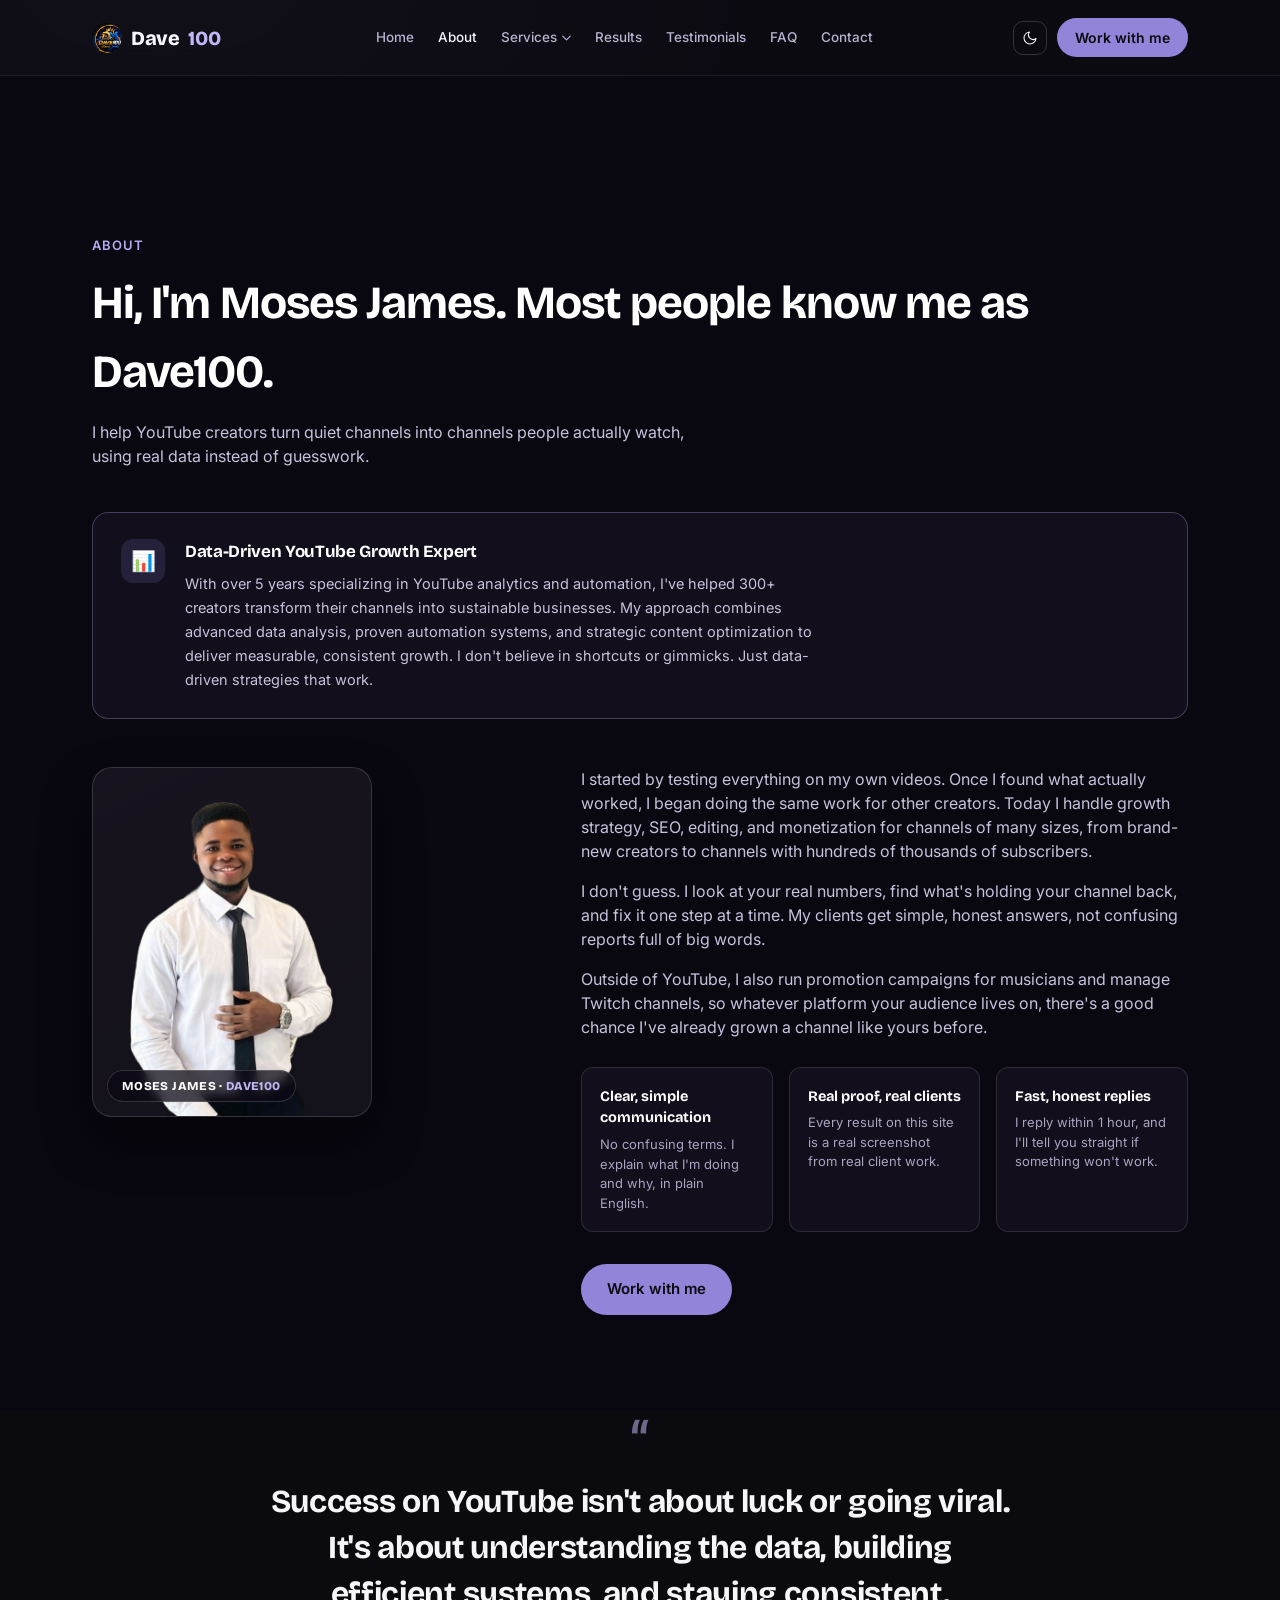
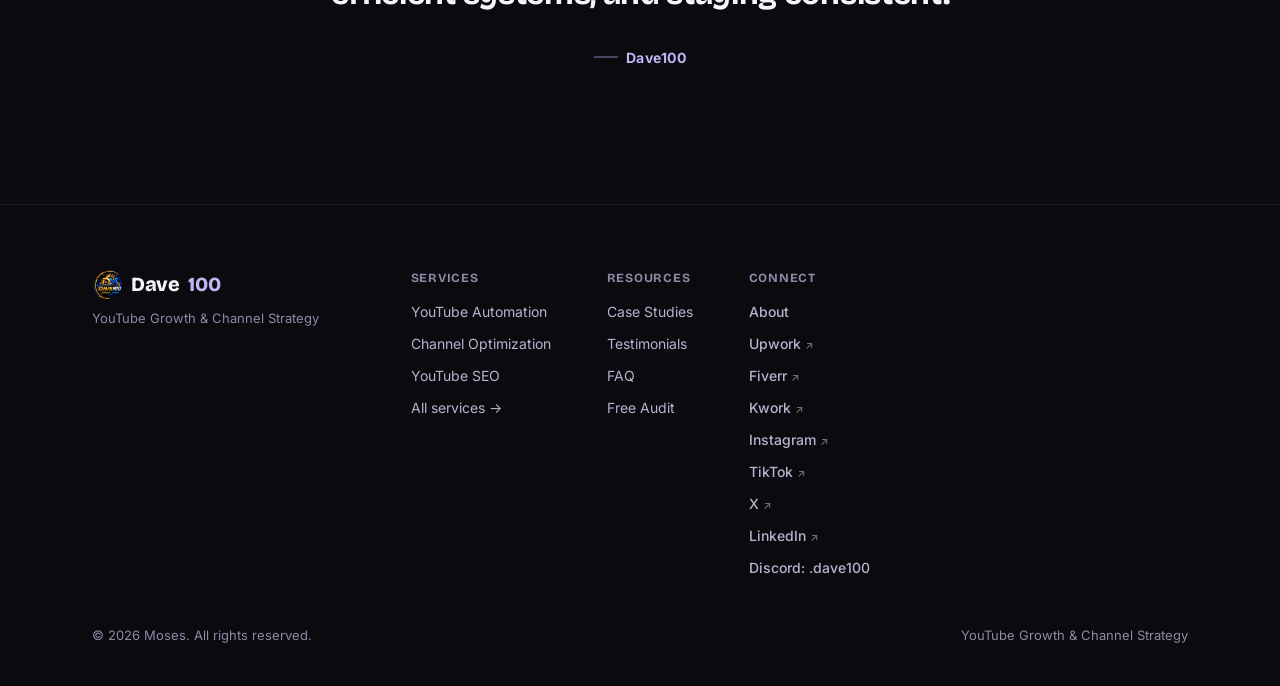
<file: about.html>
<!DOCTYPE html>
<html lang="en">
<head>
<meta charset="UTF-8">
<meta name="viewport" content="width=device-width, initial-scale=1.0">
<title>About Dave100 | YouTube Growth & Channel Strategy</title>
<script>
(function(){
  try{
    var t = localStorage.getItem('moses-theme');
    document.documentElement.setAttribute('data-theme', t === 'light' ? 'light' : 'dark');
  }catch(e){}
  try{
    if('scrollRestoration' in history){ history.scrollRestoration = 'manual'; }
    if(!location.hash){ window.scrollTo(0, 0); }
  }catch(e){}
})();
</script>
<link rel="icon" type="image/png" sizes="32x32" href="images/favicon-32.png">
<link rel="icon" type="image/png" sizes="48x48" href="images/favicon-48.png">
<link rel="apple-touch-icon" href="images/favicon-180.png">
<link rel="preconnect" href="https://fonts.googleapis.com">
<link rel="preconnect" href="https://fonts.gstatic.com" crossorigin>
<link href="https://fonts.googleapis.com/css2?family=Bricolage+Grotesque:opsz,wght@12..96,400;12..96,500;12..96,600;12..96,700;12..96,800&family=Inter:wght@400;500;600;700&display=swap" rel="stylesheet">
<link rel="stylesheet" href="styles.css">
</head>
<body>

<nav>
  <div class="nav-inner">
    <a href="index.html" class="logo"><img src="images/logo-badge.png" alt="Dave100 logo" class="logo-icon">Dave<span>100</span></a>
    <div class="nav-links">
      <a href="index.html">Home</a>
      <a href="about.html" class="is-current">About</a>
      <div class="nav-dropdown" id="servicesDropdown">
        <button type="button" class="nav-dropdown-trigger" id="servicesDropdownBtn" aria-expanded="false" aria-haspopup="true">
          Services
          <svg class="chevron" viewBox="0 0 12 8" aria-hidden="true"><path d="M1 1.5 6 6.5 11 1.5" stroke="currentColor" stroke-width="1.6" fill="none" stroke-linecap="round" stroke-linejoin="round"/></svg>
        </button>
        <div class="nav-dropdown-panel" id="servicesDropdownPanel" role="menu">
          <a href="services/automation.html" role="menuitem"><span>01</span>YouTube Automation</a>
          <a href="services/marketing.html" role="menuitem"><span>02</span>YouTube Marketing</a>
          <a href="services/editing.html" role="menuitem"><span>03</span>Video Editing</a>
          <a href="services/seo.html" role="menuitem"><span>04</span>YouTube SEO</a>
          <a href="services/optimization.html" role="menuitem"><span>05</span>Channel Optimization</a>
          <a href="services/twitch.html" role="menuitem"><span>06</span>Twitch Marketing</a>
          <a href="services/music.html" role="menuitem"><span>07</span>Music Promotion</a>
          <a href="services/obs-studio.html" role="menuitem"><span>08</span>Twitch OBS Studio</a>
          <a href="services/merch.html" role="menuitem"><span>09</span>Merch & Website Design</a>
        </div>
      </div>
      <a href="index.html#results">Results</a>
      <a href="index.html#testimonials">Testimonials</a>
      <a href="index.html#faq">FAQ</a>
      <a href="index.html#contact">Contact</a>
    </div>
    <div class="nav-right">
      <button type="button" class="nav-hamburger" id="navHamburger" aria-label="Open menu" aria-expanded="false" aria-controls="mobileDrawer">
        <svg viewBox="0 0 24 24" fill="none" aria-hidden="true"><circle cx="4" cy="6" r="1.3" fill="currentColor"/><path d="M9 6h11" stroke="currentColor" stroke-width="1.8" stroke-linecap="round"/><circle cx="4" cy="12" r="1.3" fill="currentColor"/><path d="M9 12h11" stroke="currentColor" stroke-width="1.8" stroke-linecap="round"/><circle cx="4" cy="18" r="1.3" fill="currentColor"/><path d="M9 18h11" stroke="currentColor" stroke-width="1.8" stroke-linecap="round"/></svg>
      </button>
      <button type="button" class="theme-toggle" id="themeToggle" aria-label="Switch to light mode" title="Switch theme">
        <svg class="icon icon-moon" viewBox="0 0 24 24" fill="none" aria-hidden="true"><path d="M21 12.79A9 9 0 1 1 11.21 3a7 7 0 0 0 9.79 9.79Z" stroke="currentColor" stroke-width="1.6" stroke-linecap="round" stroke-linejoin="round"/></svg>
        <svg class="icon icon-sun" viewBox="0 0 24 24" fill="none" aria-hidden="true"><circle cx="12" cy="12" r="4.5" stroke="currentColor" stroke-width="1.6"/><path d="M12 2.5v2.2M12 19.3v2.2M4.6 4.6l1.55 1.55M17.85 17.85l1.55 1.55M2.5 12h2.2M19.3 12h2.2M4.6 19.4l1.55-1.55M17.85 6.15l1.55-1.55" stroke="currentColor" stroke-width="1.6" stroke-linecap="round"/></svg>
      </button>
      <a href="index.html#contact" class="nav-cta">Work with me</a>
    </div>
  </div>
</nav>

<div class="mobile-drawer-overlay" id="mobileDrawerOverlay" aria-hidden="true"></div>
<aside class="mobile-drawer" id="mobileDrawer" role="dialog" aria-label="Site menu" aria-hidden="true">
  <div class="mobile-drawer-head">
    <div class="logo">Dave<span>100</span></div>
    <button type="button" class="mobile-drawer-close" id="mobileDrawerClose" aria-label="Close menu">
      <svg viewBox="0 0 24 24" fill="none" aria-hidden="true"><path d="M6 6l12 12M18 6 6 18" stroke="currentColor" stroke-width="1.8" stroke-linecap="round"/></svg>
    </button>
  </div>
  <nav class="mobile-drawer-links" aria-label="Mobile site navigation">
    <a href="index.html">Home</a>
    <a href="about.html" class="is-current">About</a>

    <div class="mobile-drawer-group" id="drawerServicesGroup">
      <button type="button" class="mobile-drawer-group-trigger" id="drawerServicesTrigger" aria-expanded="false">
        Services
        <svg class="chevron" viewBox="0 0 12 8" aria-hidden="true"><path d="M1 1.5 6 6.5 11 1.5" stroke="currentColor" stroke-width="1.6" fill="none" stroke-linecap="round" stroke-linejoin="round"/></svg>
      </button>
      <div class="mobile-drawer-group-panel">
        <div>
          <div class="mobile-drawer-sublinks">
          <a href="services/automation.html">YouTube Automation</a>
          <a href="services/marketing.html">YouTube Marketing</a>
          <a href="services/editing.html">YouTube Video Editing</a>
          <a href="services/seo.html">YouTube SEO</a>
          <a href="services/optimization.html">Channel Optimization</a>
          <a href="services/twitch.html">Twitch Marketing</a>
          <a href="services/music.html">Music Promotion</a>
          <a href="services/obs-studio.html">Twitch OBS Studio</a>
          <a href="services/merch.html">Merch & Website Design</a>
          </div>
        </div>
      </div>
    </div>


    <div class="mobile-drawer-section-title">Resources</div>
    <a href="index.html#results">Results</a>
    <a href="index.html#testimonials">Testimonials</a>
    <a href="index.html#faq">FAQ</a>
    <a href="index.html#contact">Contact</a>

    <div class="mobile-drawer-section-title">Connect</div>
          <a href="https://www.upwork.com/freelancers/~0114f103cef5f4c0cb?mp_source=share" target="_blank" rel="noopener noreferrer">Upwork <span class="ext-arrow">↗</span></a>
          <a href="https://www.fiverr.com/daveexpertsolut" target="_blank" rel="noopener noreferrer">Fiverr <span class="ext-arrow">↗</span></a>
          <a href="https://kwork.com/user/dave100" target="_blank" rel="noopener noreferrer">Kwork <span class="ext-arrow">↗</span></a>
          <a href="https://www.instagram.com/dave100expert?igsh=YXFxeG90dHRzeHRy" target="_blank" rel="noopener noreferrer">Instagram <span class="ext-arrow">↗</span></a>
          <a href="https://www.tiktok.com/@dave100pro?_r=1&_t=ZS-98qjq34Yhjo" target="_blank" rel="noopener noreferrer">TikTok <span class="ext-arrow">↗</span></a>
          <a href="https://x.com/mosesmiracle111?s=11" target="_blank" rel="noopener noreferrer">X <span class="ext-arrow">↗</span></a>
          <a href="https://www.linkedin.com/in/james-miracle-34a6613b3?utm_source=share_via&utm_content=profile&utm_medium=member_ios" target="_blank" rel="noopener noreferrer">LinkedIn <span class="ext-arrow">↗</span></a>
          <a class="social-discord" title="Discord username">Discord: .dave100</a>
  </nav>
  <div class="mobile-drawer-foot">
    <a href="index.html#contact" class="nav-cta">Work with me</a>
  </div>
</aside>

<section class="section" id="about">
  <div class="about-bg-video-wrap" aria-hidden="true">
    <video class="about-bg-video" src="videos/about-page-bg.mp4" autoplay muted loop playsinline preload="metadata"></video>
  </div>
  <div class="wrap">
    <div class="page-hero reveal">
      <span class="section-eyebrow">About</span>
      <h1>Hi, I'm Moses James. Most people know me as Dave100.</h1>
      <p>I help YouTube creators turn quiet channels into channels people actually watch, using real data instead of guesswork.</p>
    </div>
    <div class="about-bio-highlight reveal">
      <div class="about-bio-highlight-icon">📊</div>
      <div>
        <h3>Data-Driven YouTube Growth Expert</h3>
        <p>With over 5 years specializing in YouTube analytics and automation, I've helped 300+ creators transform their channels into sustainable businesses. My approach combines advanced data analysis, proven automation systems, and strategic content optimization to deliver measurable, consistent growth. I don't believe in shortcuts or gimmicks. Just data-driven strategies that work.</p>
      </div>
    </div>
    <div class="about-grid" style="margin-top:48px;">
      <div class="about-head reveal">
        <div class="about-photo">
          <video class="about-photo-glow" src="videos/about-profile-glow.mp4" autoplay muted loop playsinline preload="metadata"></video>
          <img src="images/profile-cutout.png" alt="Moses James, also known as Dave100">
          <div class="about-photo-tag">MOSES JAMES · <em>DAVE100</em></div>
        </div>
      </div>
      <div class="about-body reveal">
        <p>I started by testing everything on my own videos. Once I found what actually worked, I began doing the same work for other creators. Today I handle growth strategy, SEO, editing, and monetization for channels of many sizes, from brand-new creators to channels with hundreds of thousands of subscribers.</p>
        <p>I don't guess. I look at your real numbers, find what's holding your channel back, and fix it one step at a time. My clients get simple, honest answers, not confusing reports full of big words.</p>
        <p>Outside of YouTube, I also run promotion campaigns for musicians and manage Twitch channels, so whatever platform your audience lives on, there's a good chance I've already grown a channel like yours before.</p>
        <div class="about-list">
          <div class="about-item">
            <div class="about-item-title">Clear, simple communication</div>
            <div class="about-item-body">No confusing terms. I explain what I'm doing and why, in plain English.</div>
          </div>
          <div class="about-item">
            <div class="about-item-title">Real proof, real clients</div>
            <div class="about-item-body">Every result on this site is a real screenshot from real client work.</div>
          </div>
          <div class="about-item">
            <div class="about-item-title">Fast, honest replies</div>
            <div class="about-item-body">I reply within 1 hour, and I'll tell you straight if something won't work.</div>
          </div>
        </div>
        <a href="index.html#contact" class="btn-primary about-cta">Work with me</a>
      </div>
    </div>
  </div>
</section>

<section class="section quote-section" id="quote">
  <div class="wrap">
    <blockquote class="pull-quote reveal">
      <span class="quote-mark" aria-hidden="true">&ldquo;</span>
      <p>Success on YouTube isn't about luck or going viral. It's about understanding the data, building efficient systems, and staying consistent.</p>
      <cite>Dave100</cite>
    </blockquote>
  </div>
</section>

<footer>
  <div class="wrap">
    <div class="footer-inner">
      <div class="footer-brand">
        <div class="logo"><img src="images/logo-badge.png" alt="Dave100 logo" class="logo-icon">Dave<span>100</span></div>
        <p class="footer-tagline">YouTube Growth & Channel Strategy</p>
      </div>
      <div class="footer-col-group">
        <div class="footer-col">
          <div class="footer-col-title">Services</div>
          <div class="footer-links">
            <a href="services/automation.html">YouTube Automation</a>
            <a href="services/optimization.html">Channel Optimization</a>
            <a href="services/seo.html">YouTube SEO</a>
            <a href="index.html#services">All services →</a>
          </div>
        </div>
        <div class="footer-col">
          <div class="footer-col-title">Resources</div>
          <div class="footer-links">
            <a href="index.html#results">Case Studies</a>
            <a href="index.html#testimonials">Testimonials</a>
            <a href="index.html#faq">FAQ</a>
            <a href="index.html#contact">Free Audit</a>
          </div>
        </div>
        <div class="footer-col">
          <div class="footer-col-title">Connect</div>
          <div class="footer-social">
            <a href="about.html">About</a>
            <a href="https://www.upwork.com/freelancers/~0114f103cef5f4c0cb?mp_source=share" target="_blank" rel="noopener noreferrer">Upwork <span class="ext-arrow">↗</span></a>
            <a href="https://www.fiverr.com/daveexpertsolut" target="_blank" rel="noopener noreferrer">Fiverr <span class="ext-arrow">↗</span></a>
          <a href="https://kwork.com/user/dave100" target="_blank" rel="noopener noreferrer">Kwork <span class="ext-arrow">↗</span></a>
            <a href="https://www.instagram.com/dave100expert?igsh=YXFxeG90dHRzeHRy" target="_blank" rel="noopener noreferrer">Instagram <span class="ext-arrow">↗</span></a>
            <a href="https://www.tiktok.com/@dave100pro?_r=1&_t=ZS-98qjq34Yhjo" target="_blank" rel="noopener noreferrer">TikTok <span class="ext-arrow">↗</span></a>
            <a href="https://x.com/mosesmiracle111?s=11" target="_blank" rel="noopener noreferrer">X <span class="ext-arrow">↗</span></a>
            <a href="https://www.linkedin.com/in/james-miracle-34a6613b3?utm_source=share_via&utm_content=profile&utm_medium=member_ios" target="_blank" rel="noopener noreferrer">LinkedIn <span class="ext-arrow">↗</span></a>
          <a class="social-discord" title="Discord username">Discord: .dave100</a>
          </div>
        </div>
      </div>
    </div>
    <div class="footer-bottom">
      <span>© 2026 Moses. All rights reserved.</span>
      <span>YouTube Growth & Channel Strategy</span>
    </div>
  </div>
</footer>

<div class="cursor-ring" id="cursorRing" aria-hidden="true"></div>
<div class="cursor-dot" id="cursorDot" aria-hidden="true"></div>

<!--Start of Tawk.to Script-->
<script type="text/javascript">
var Tawk_API=Tawk_API||{}, Tawk_LoadStart=new Date();
(function(){
var s1=document.createElement("script"),s0=document.getElementsByTagName("script")[0];
s1.async=true;
s1.src='https://embed.tawk.to/6a823860d009381d496a9891/1k06aofo2';
s1.charset='UTF-8';
s1.setAttribute('crossorigin','*');
s0.parentNode.insertBefore(s1,s0);
})();
</script>
<!--End of Tawk.to Script-->

<script src="script.js"></script>
</body>
</html>
</file>
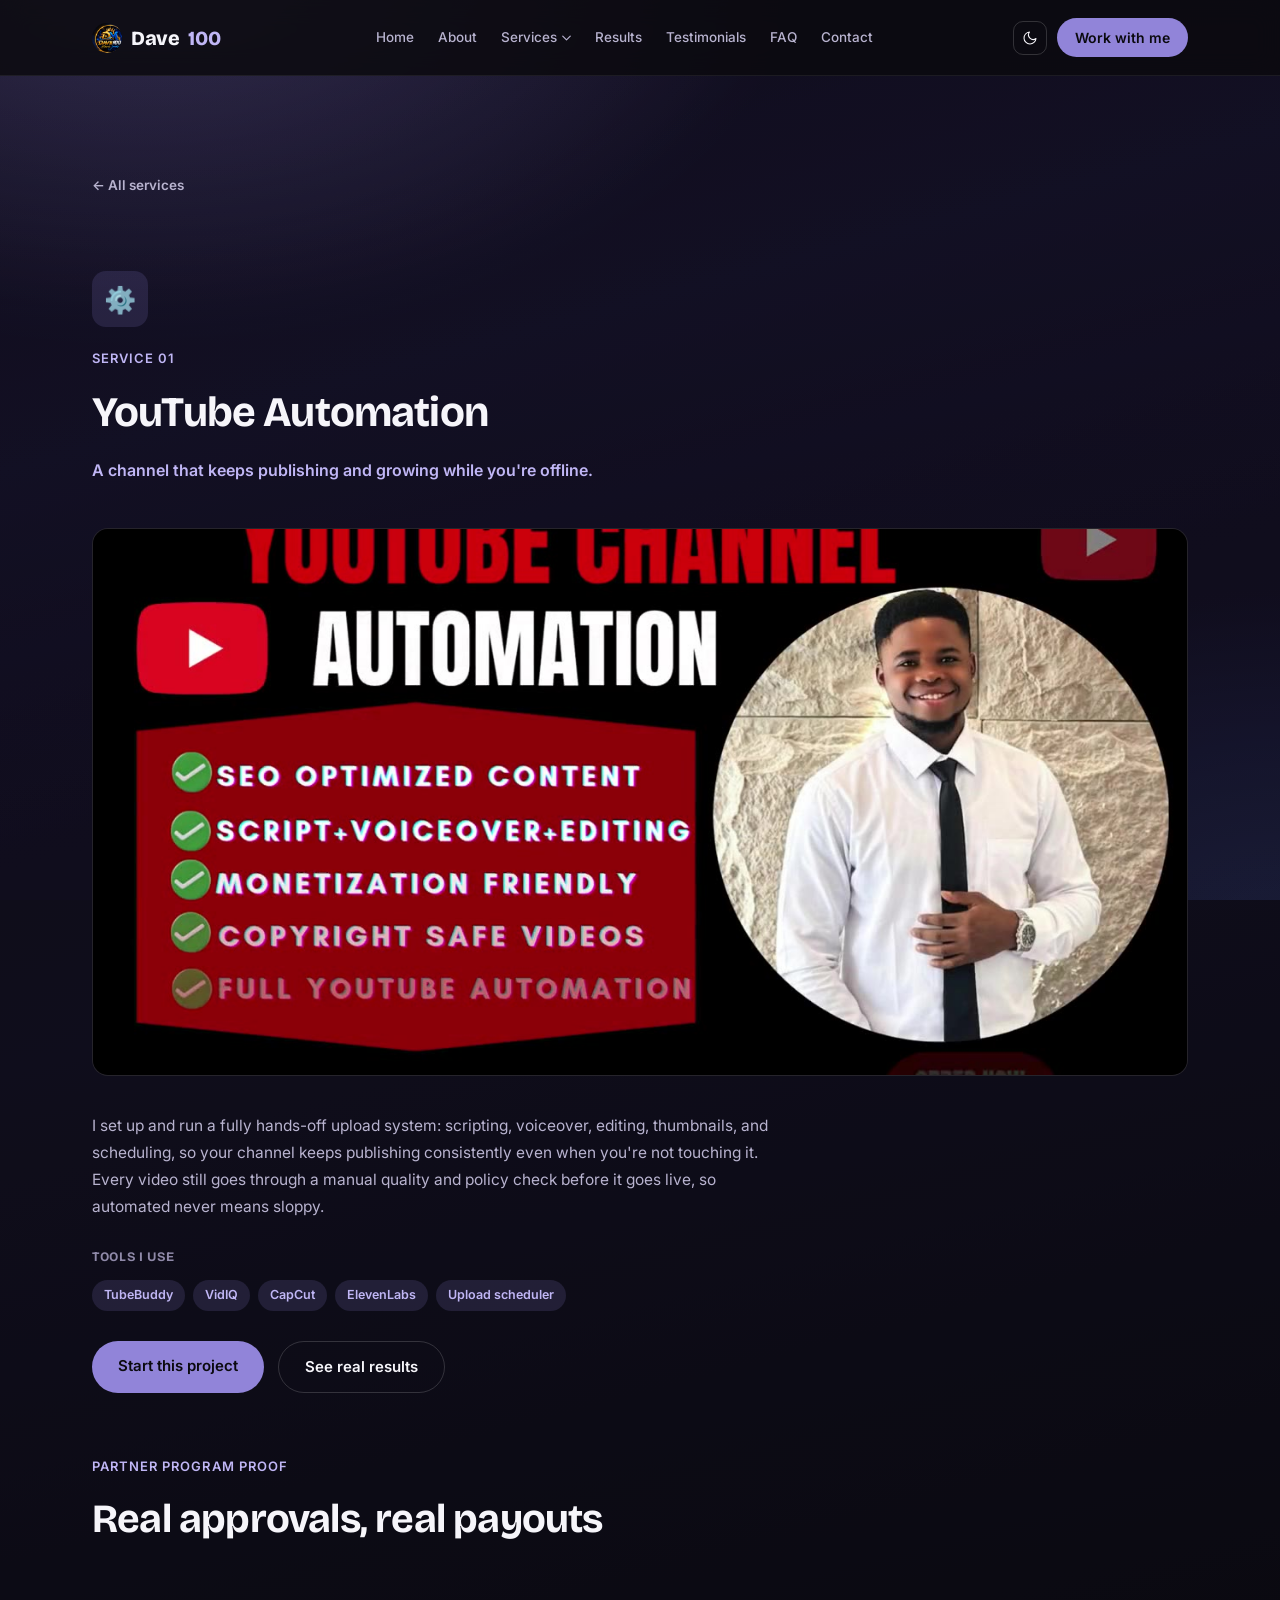
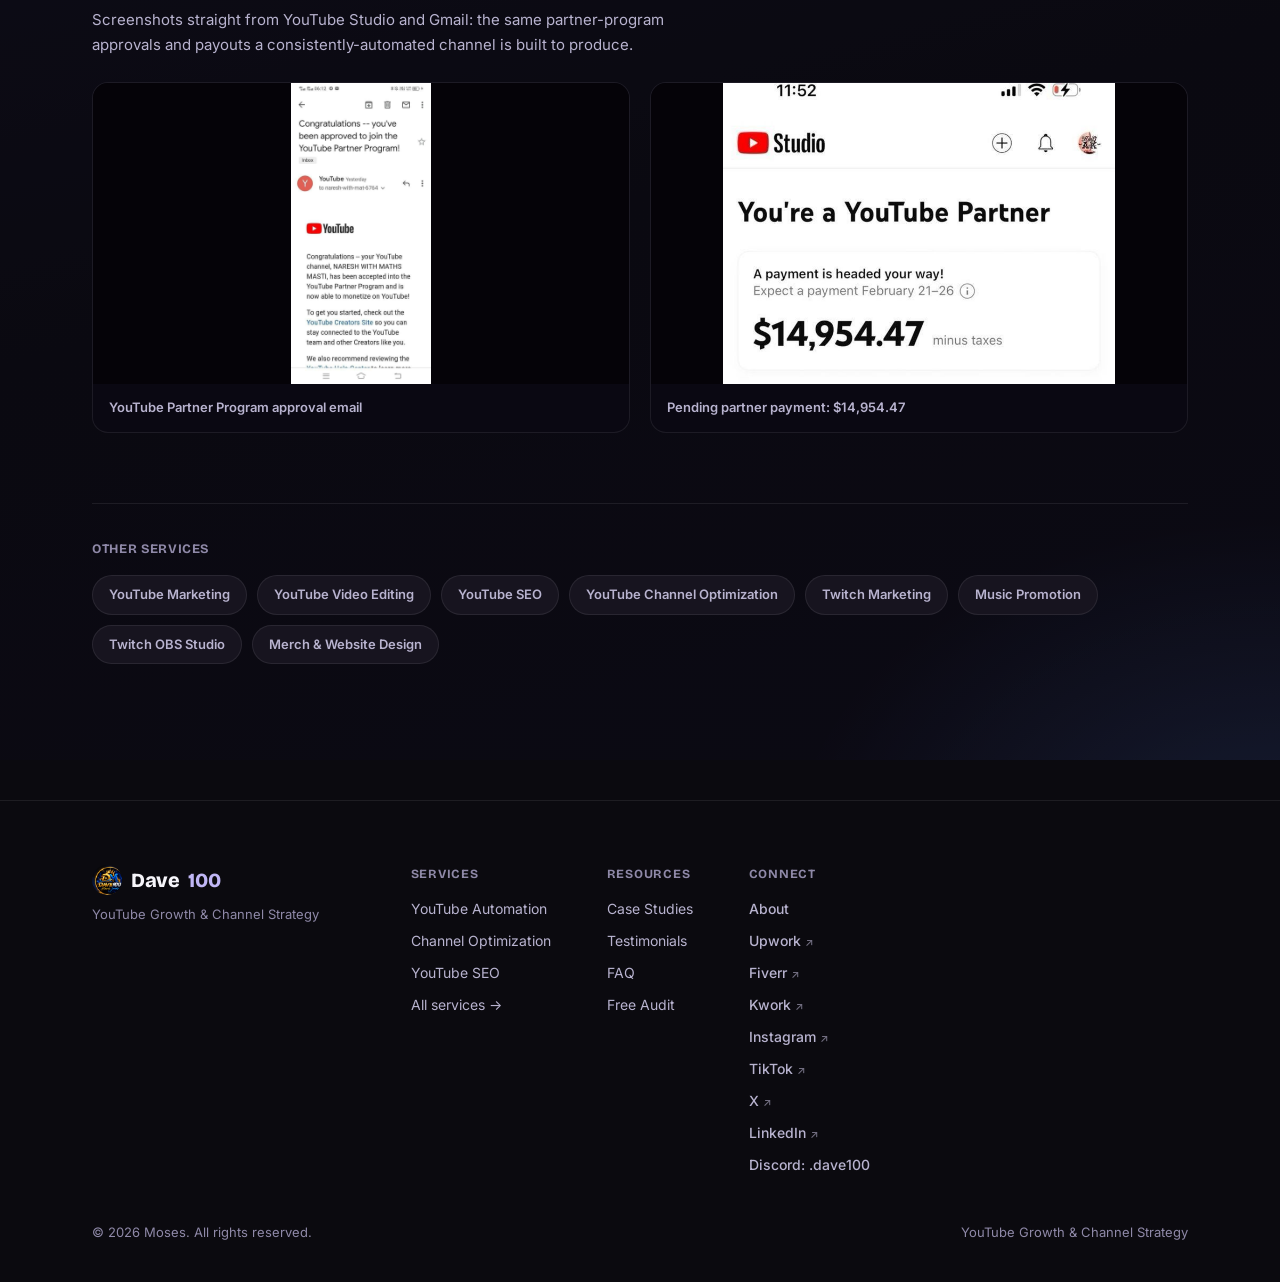
<file: services/automation.html>
<!DOCTYPE html>
<html lang="en">
<head>
<meta charset="UTF-8">
<meta name="viewport" content="width=device-width, initial-scale=1.0">
<title>YouTube Automation | Dave100</title>
<script>
(function(){
  try{
    var t = localStorage.getItem('moses-theme');
    document.documentElement.setAttribute('data-theme', t === 'light' ? 'light' : 'dark');
  }catch(e){}
  try{
    if('scrollRestoration' in history){ history.scrollRestoration = 'manual'; }
    if(!location.hash){ window.scrollTo(0, 0); }
  }catch(e){}
})();
</script>
<link rel="icon" type="image/png" sizes="32x32" href="../images/favicon-32.png">
<link rel="icon" type="image/png" sizes="48x48" href="../images/favicon-48.png">
<link rel="apple-touch-icon" href="../images/favicon-180.png">
<link rel="preconnect" href="https://fonts.googleapis.com">
<link rel="preconnect" href="https://fonts.gstatic.com" crossorigin>
<link href="https://fonts.googleapis.com/css2?family=Bricolage+Grotesque:opsz,wght@12..96,400;12..96,500;12..96,600;12..96,700;12..96,800&family=Inter:wght@400;500;600;700&display=swap" rel="stylesheet">
<link rel="stylesheet" href="../styles.css">
</head>
<body>

<nav>
  <div class="nav-inner">
    <a href="../index.html" class="logo"><img src="../images/logo-badge.png" alt="Dave100 logo" class="logo-icon">Dave<span>100</span></a>
    <div class="nav-links">
      <a href="../index.html">Home</a>
      <a href="../about.html">About</a>
      <div class="nav-dropdown" id="servicesDropdown">
        <button type="button" class="nav-dropdown-trigger" id="servicesDropdownBtn" aria-expanded="false" aria-haspopup="true">
          Services
          <svg class="chevron" viewBox="0 0 12 8" aria-hidden="true"><path d="M1 1.5 6 6.5 11 1.5" stroke="currentColor" stroke-width="1.6" fill="none" stroke-linecap="round" stroke-linejoin="round"/></svg>
        </button>
        <div class="nav-dropdown-panel" id="servicesDropdownPanel" role="menu">
          <a href="../services/automation.html" role="menuitem" class="is-current"><span>01</span>YouTube Automation</a>
          <a href="../services/marketing.html" role="menuitem"><span>02</span>YouTube Marketing</a>
          <a href="../services/editing.html" role="menuitem"><span>03</span>YouTube Video Editing</a>
          <a href="../services/seo.html" role="menuitem"><span>04</span>YouTube SEO</a>
          <a href="../services/optimization.html" role="menuitem"><span>05</span>YouTube Channel Optimization</a>
          <a href="../services/twitch.html" role="menuitem"><span>06</span>Twitch Marketing</a>
          <a href="../services/music.html" role="menuitem"><span>07</span>Music Promotion</a>
          <a href="../services/obs-studio.html" role="menuitem"><span>08</span>Twitch OBS Studio</a>
          <a href="../services/merch.html" role="menuitem"><span>09</span>Merch & Website Design</a>
        </div>
      </div>
      <a href="../index.html#results">Results</a>
      <a href="../index.html#testimonials">Testimonials</a>
      <a href="../index.html#faq">FAQ</a>
      <a href="../index.html#contact">Contact</a>
    </div>
    <div class="nav-right">
      <button type="button" class="nav-hamburger" id="navHamburger" aria-label="Open menu" aria-expanded="false" aria-controls="mobileDrawer">
        <svg viewBox="0 0 24 24" fill="none" aria-hidden="true"><circle cx="4" cy="6" r="1.3" fill="currentColor"/><path d="M9 6h11" stroke="currentColor" stroke-width="1.8" stroke-linecap="round"/><circle cx="4" cy="12" r="1.3" fill="currentColor"/><path d="M9 12h11" stroke="currentColor" stroke-width="1.8" stroke-linecap="round"/><circle cx="4" cy="18" r="1.3" fill="currentColor"/><path d="M9 18h11" stroke="currentColor" stroke-width="1.8" stroke-linecap="round"/></svg>
      </button>
      <button type="button" class="theme-toggle" id="themeToggle" aria-label="Switch to light mode" title="Switch theme">
        <svg class="icon icon-moon" viewBox="0 0 24 24" fill="none" aria-hidden="true"><path d="M21 12.79A9 9 0 1 1 11.21 3a7 7 0 0 0 9.79 9.79Z" stroke="currentColor" stroke-width="1.6" stroke-linecap="round" stroke-linejoin="round"/></svg>
        <svg class="icon icon-sun" viewBox="0 0 24 24" fill="none" aria-hidden="true"><circle cx="12" cy="12" r="4.5" stroke="currentColor" stroke-width="1.6"/><path d="M12 2.5v2.2M12 19.3v2.2M4.6 4.6l1.55 1.55M17.85 17.85l1.55 1.55M2.5 12h2.2M19.3 12h2.2M4.6 19.4l1.55-1.55M17.85 6.15l1.55-1.55" stroke="currentColor" stroke-width="1.6" stroke-linecap="round"/></svg>
      </button>
      <a href="../index.html#contact" class="nav-cta">Work with me</a>
    </div>
  </div>
</nav>

<div class="mobile-drawer-overlay" id="mobileDrawerOverlay" aria-hidden="true"></div>
<aside class="mobile-drawer" id="mobileDrawer" role="dialog" aria-label="Site menu" aria-hidden="true">
  <div class="mobile-drawer-head">
    <div class="logo">Dave<span>100</span></div>
    <button type="button" class="mobile-drawer-close" id="mobileDrawerClose" aria-label="Close menu">
      <svg viewBox="0 0 24 24" fill="none" aria-hidden="true"><path d="M6 6l12 12M18 6 6 18" stroke="currentColor" stroke-width="1.8" stroke-linecap="round"/></svg>
    </button>
  </div>
  <nav class="mobile-drawer-links" aria-label="Mobile site navigation">
    <a href="../index.html">Home</a>
    <a href="../about.html">About</a>

    <div class="mobile-drawer-group" id="drawerServicesGroup">
      <button type="button" class="mobile-drawer-group-trigger" id="drawerServicesTrigger" aria-expanded="false">
        Services
        <svg class="chevron" viewBox="0 0 12 8" aria-hidden="true"><path d="M1 1.5 6 6.5 11 1.5" stroke="currentColor" stroke-width="1.6" fill="none" stroke-linecap="round" stroke-linejoin="round"/></svg>
      </button>
      <div class="mobile-drawer-group-panel">
        <div>
          <div class="mobile-drawer-sublinks">
          <a href="../services/automation.html" class="is-current">YouTube Automation</a>
          <a href="../services/marketing.html">YouTube Marketing</a>
          <a href="../services/editing.html">YouTube Video Editing</a>
          <a href="../services/seo.html">YouTube SEO</a>
          <a href="../services/optimization.html">Channel Optimization</a>
          <a href="../services/twitch.html">Twitch Marketing</a>
          <a href="../services/music.html">Music Promotion</a>
          <a href="../services/obs-studio.html">Twitch OBS Studio</a>
          <a href="../services/merch.html">Merch & Website Design</a>
          </div>
        </div>
      </div>
    </div>


    <div class="mobile-drawer-section-title">Resources</div>
    <a href="../index.html#results">Results</a>
    <a href="../index.html#testimonials">Testimonials</a>
    <a href="../index.html#faq">FAQ</a>
    <a href="../index.html#contact">Contact</a>

    <div class="mobile-drawer-section-title">Connect</div>
          <a href="https://www.upwork.com/freelancers/~0114f103cef5f4c0cb?mp_source=share" target="_blank" rel="noopener noreferrer">Upwork <span class="ext-arrow">↗</span></a>
          <a href="https://www.fiverr.com/daveexpertsolut" target="_blank" rel="noopener noreferrer">Fiverr <span class="ext-arrow">↗</span></a>
          <a href="https://kwork.com/user/dave100" target="_blank" rel="noopener noreferrer">Kwork <span class="ext-arrow">↗</span></a>
          <a href="https://www.instagram.com/dave100expert?igsh=YXFxeG90dHRzeHRy" target="_blank" rel="noopener noreferrer">Instagram <span class="ext-arrow">↗</span></a>
          <a href="https://www.tiktok.com/@dave100pro?_r=1&_t=ZS-98qjq34Yhjo" target="_blank" rel="noopener noreferrer">TikTok <span class="ext-arrow">↗</span></a>
          <a href="https://x.com/mosesmiracle111?s=11" target="_blank" rel="noopener noreferrer">X <span class="ext-arrow">↗</span></a>
          <a href="https://www.linkedin.com/in/james-miracle-34a6613b3?utm_source=share_via&utm_content=profile&utm_medium=member_ios" target="_blank" rel="noopener noreferrer">LinkedIn <span class="ext-arrow">↗</span></a>
          <a class="social-discord" title="Discord username">Discord: .dave100</a>
  </nav>
  <div class="mobile-drawer-foot">
    <a href="../index.html#contact" class="nav-cta">Work with me</a>
  </div>
</aside>

<section class="section service-has-bg-video" id="top">
  <div class="service-bg-video-wrap" aria-hidden="true">
    <video class="service-bg-video" src="../videos/about-page-bg.mp4" autoplay muted loop playsinline preload="metadata"></video>
  </div>
  <div class="wrap">
    <a href="../index.html#services" class="service-back-link reveal">← All services</a>
    <div class="service-detail-hero reveal">
      <div class="service-detail-icon">⚙️</div>
      <span class="section-eyebrow">Service 01</span>
      <h1>YouTube Automation</h1>
      <div class="service-detail-outcome">A channel that keeps publishing and growing while you're offline.</div>
    </div>
    <div class="service-detail-proof reveal">
      <video src="../videos/promo-automation.mp4" poster="../images/poster-promo-automation.jpg" autoplay muted loop playsinline preload="metadata" aria-label="YouTube Channel Automation promo: SEO optimized content, script, voiceover, editing, monetization-friendly, copyright-safe"></video>
    </div>
    <div class="service-detail-body reveal">
      <p>I set up and run a fully hands-off upload system: scripting, voiceover, editing, thumbnails, and scheduling, so your channel keeps publishing consistently even when you're not touching it.</p>
      <p>Every video still goes through a manual quality and policy check before it goes live, so automated never means sloppy.</p>
    </div>
    <div class="service-modal-tools-title reveal" style="margin-top:28px;">Tools I use</div>
    <div class="service-modal-tools-list reveal">
        <span>TubeBuddy</span>
        <span>VidIQ</span>
        <span>CapCut</span>
        <span>ElevenLabs</span>
        <span>Upload scheduler</span>
    </div>

    <div class="service-detail-ctas reveal">
      <a href="../index.html#contact" class="btn-primary">Start this project</a>
      <a href="../index.html#results" class="btn-secondary">See real results</a>
    </div>

    <div class="page-hero reveal" style="margin-top:64px;padding-top:0;">
      <span class="section-eyebrow">Partner Program Proof</span>
      <h2>Real approvals, real payouts</h2>
    </div>
    <div class="overlay-gallery-intro">
      Screenshots straight from YouTube Studio and Gmail: the same partner-program approvals and payouts a consistently-automated channel is built to produce.
    </div>
    <div class="overlay-gallery">
      <div class="overlay-card">
        <div class="overlay-card-media"><img src="../images/proof-partner-approval.jpg" alt="YouTube Partner Program approval email for a math education channel" loading="lazy"></div>
        <div class="overlay-card-label">YouTube Partner Program approval email</div>
      </div>
      <div class="overlay-card">
        <div class="overlay-card-media"><img src="../images/proof-payout-14954.jpg" alt="YouTube Studio screenshot showing You're a YouTube Partner with a pending payment of $14,954.47" loading="lazy"></div>
        <div class="overlay-card-label">Pending partner payment: $14,954.47</div>
      </div>
    </div>

    <div class="other-services reveal">
      <div class="other-services-title">Other services</div>
      <div class="other-services-list">
        <a href="marketing.html">YouTube Marketing</a>
        <a href="editing.html">YouTube Video Editing</a>
        <a href="seo.html">YouTube SEO</a>
        <a href="optimization.html">YouTube Channel Optimization</a>
        <a href="twitch.html">Twitch Marketing</a>
        <a href="music.html">Music Promotion</a>
        <a href="obs-studio.html">Twitch OBS Studio</a>
        <a href="merch.html">Merch & Website Design</a>
      </div>
    </div>
  </div>
</section>

<footer>
  <div class="wrap">
    <div class="footer-inner">
      <div class="footer-brand">
        <div class="logo"><img src="../images/logo-badge.png" alt="Dave100 logo" class="logo-icon">Dave<span>100</span></div>
        <p class="footer-tagline">YouTube Growth &amp; Channel Strategy</p>
      </div>
      <div class="footer-col-group">
        <div class="footer-col">
          <div class="footer-col-title">Services</div>
          <div class="footer-links">
            <a href="../services/automation.html">YouTube Automation</a>
            <a href="../services/optimization.html">Channel Optimization</a>
            <a href="../services/seo.html">YouTube SEO</a>
            <a href="../index.html#services">All services →</a>
          </div>
        </div>
        <div class="footer-col">
          <div class="footer-col-title">Resources</div>
          <div class="footer-links">
            <a href="../index.html#results">Case Studies</a>
            <a href="../index.html#testimonials">Testimonials</a>
            <a href="../index.html#faq">FAQ</a>
            <a href="../index.html#contact">Free Audit</a>
          </div>
        </div>
        <div class="footer-col">
          <div class="footer-col-title">Connect</div>
          <div class="footer-social">
            <a href="../about.html">About</a>
            <a href="https://www.upwork.com/freelancers/~0114f103cef5f4c0cb?mp_source=share" target="_blank" rel="noopener noreferrer">Upwork <span class="ext-arrow">↗</span></a>
            <a href="https://www.fiverr.com/daveexpertsolut" target="_blank" rel="noopener noreferrer">Fiverr <span class="ext-arrow">↗</span></a>
          <a href="https://kwork.com/user/dave100" target="_blank" rel="noopener noreferrer">Kwork <span class="ext-arrow">↗</span></a>
            <a href="https://www.instagram.com/dave100expert?igsh=YXFxeG90dHRzeHRy" target="_blank" rel="noopener noreferrer">Instagram <span class="ext-arrow">↗</span></a>
            <a href="https://www.tiktok.com/@dave100pro?_r=1&_t=ZS-98qjq34Yhjo" target="_blank" rel="noopener noreferrer">TikTok <span class="ext-arrow">↗</span></a>
            <a href="https://x.com/mosesmiracle111?s=11" target="_blank" rel="noopener noreferrer">X <span class="ext-arrow">↗</span></a>
            <a href="https://www.linkedin.com/in/james-miracle-34a6613b3?utm_source=share_via&utm_content=profile&utm_medium=member_ios" target="_blank" rel="noopener noreferrer">LinkedIn <span class="ext-arrow">↗</span></a>
          <a class="social-discord" title="Discord username">Discord: .dave100</a>
          </div>
        </div>
      </div>
    </div>
    <div class="footer-bottom">
      <span>© 2026 Moses. All rights reserved.</span>
      <span>YouTube Growth &amp; Channel Strategy</span>
    </div>
  </div>
</footer>

<div class="cursor-ring" id="cursorRing" aria-hidden="true"></div>
<div class="cursor-dot" id="cursorDot" aria-hidden="true"></div>

<!--Start of Tawk.to Script-->
<script type="text/javascript">
var Tawk_API=Tawk_API||{}, Tawk_LoadStart=new Date();
(function(){
var s1=document.createElement("script"),s0=document.getElementsByTagName("script")[0];
s1.async=true;
s1.src='https://embed.tawk.to/6a823860d009381d496a9891/1k06aofo2';
s1.charset='UTF-8';
s1.setAttribute('crossorigin','*');
s0.parentNode.insertBefore(s1,s0);
})();
</script>
<!--End of Tawk.to Script-->

<script src="../script.js"></script>
</body>
</html>
</file>
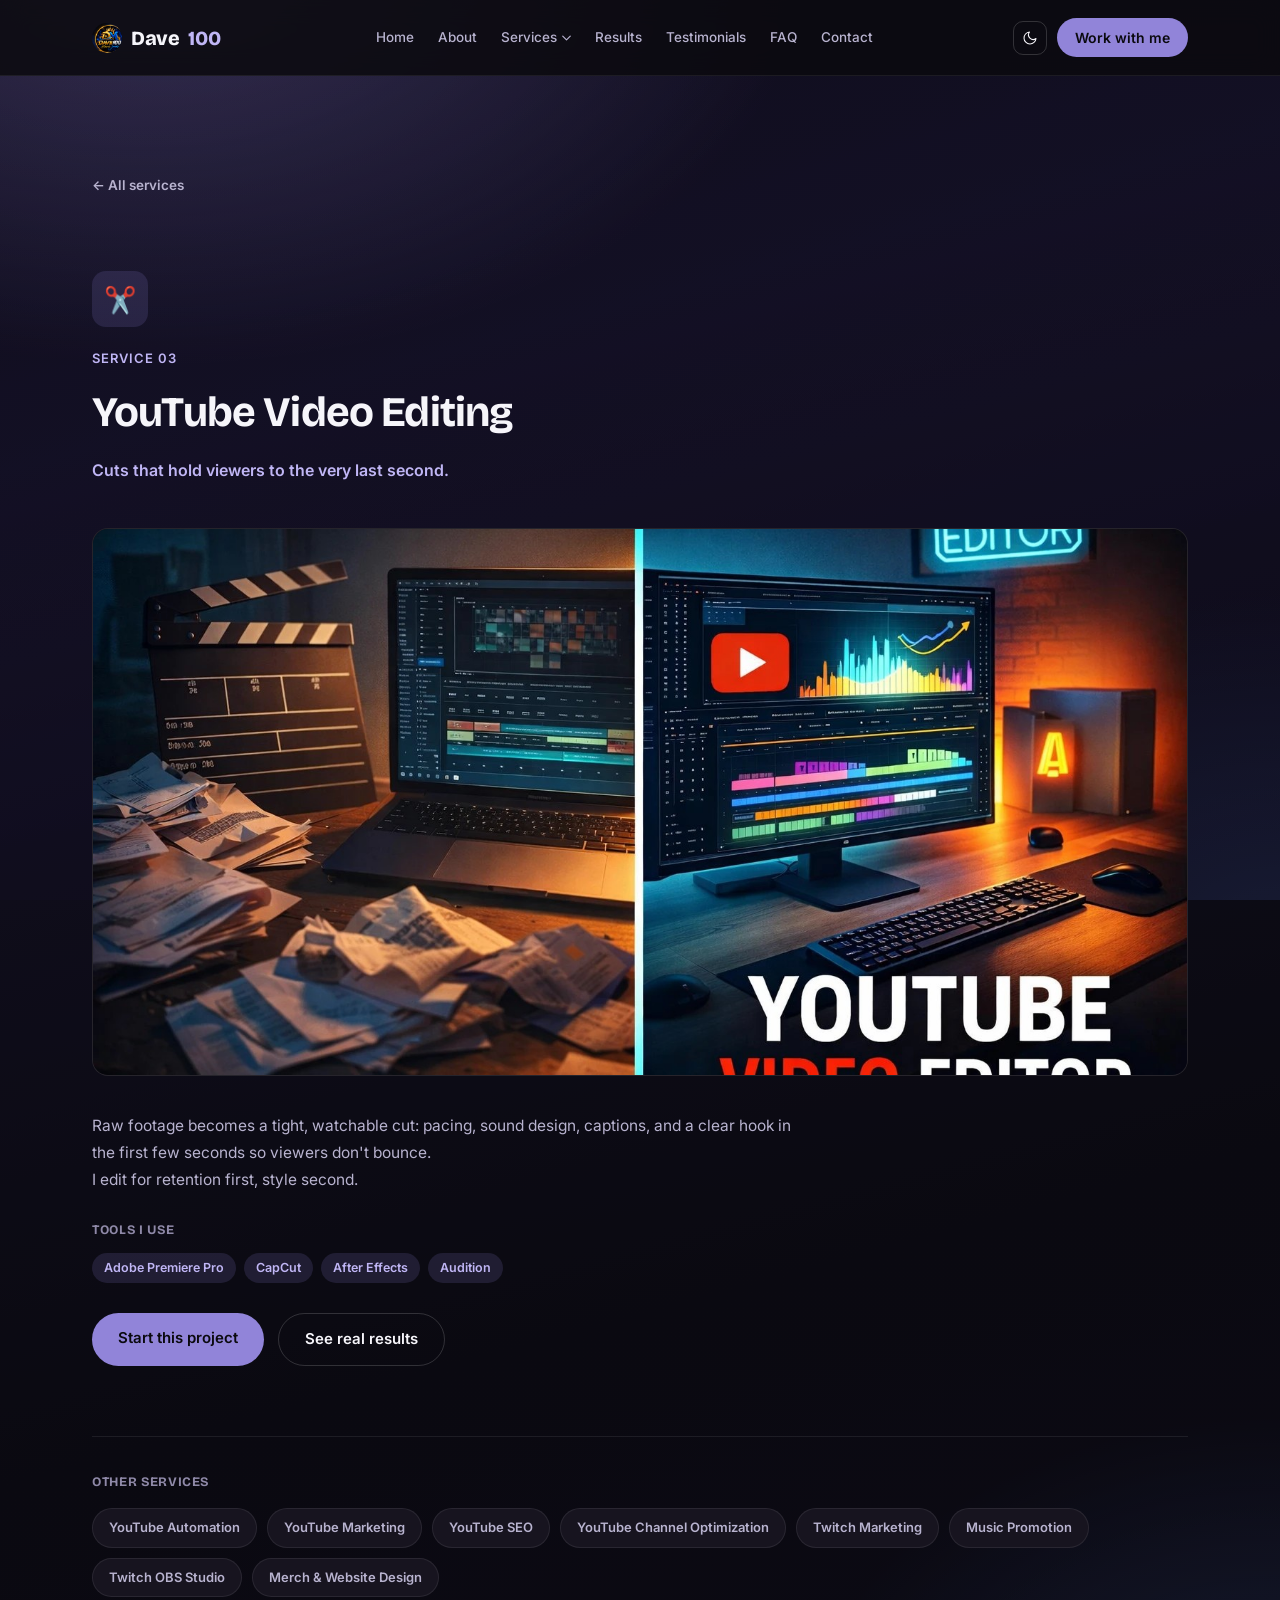
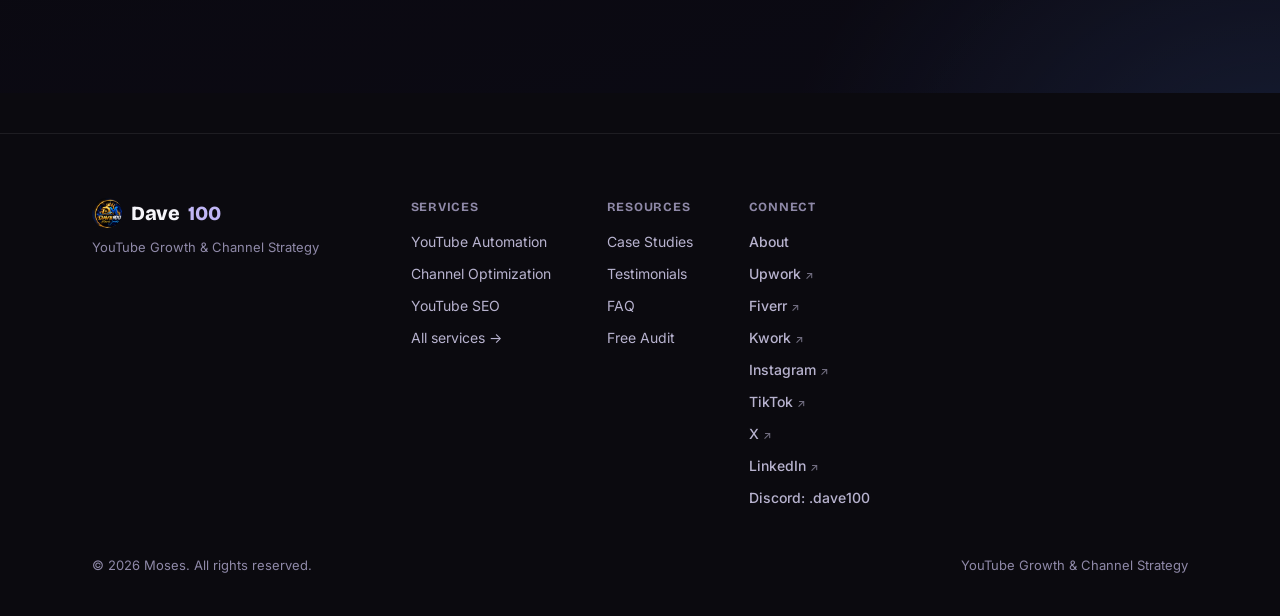
<file: services/editing.html>
<!DOCTYPE html>
<html lang="en">
<head>
<meta charset="UTF-8">
<meta name="viewport" content="width=device-width, initial-scale=1.0">
<title>YouTube Video Editing | Dave100</title>
<script>
(function(){
  try{
    var t = localStorage.getItem('moses-theme');
    document.documentElement.setAttribute('data-theme', t === 'light' ? 'light' : 'dark');
  }catch(e){}
  try{
    if('scrollRestoration' in history){ history.scrollRestoration = 'manual'; }
    if(!location.hash){ window.scrollTo(0, 0); }
  }catch(e){}
})();
</script>
<link rel="icon" type="image/png" sizes="32x32" href="../images/favicon-32.png">
<link rel="icon" type="image/png" sizes="48x48" href="../images/favicon-48.png">
<link rel="apple-touch-icon" href="../images/favicon-180.png">
<link rel="preconnect" href="https://fonts.googleapis.com">
<link rel="preconnect" href="https://fonts.gstatic.com" crossorigin>
<link href="https://fonts.googleapis.com/css2?family=Bricolage+Grotesque:opsz,wght@12..96,400;12..96,500;12..96,600;12..96,700;12..96,800&family=Inter:wght@400;500;600;700&display=swap" rel="stylesheet">
<link rel="stylesheet" href="../styles.css">
</head>
<body>

<nav>
  <div class="nav-inner">
    <a href="../index.html" class="logo"><img src="../images/logo-badge.png" alt="Dave100 logo" class="logo-icon">Dave<span>100</span></a>
    <div class="nav-links">
      <a href="../index.html">Home</a>
      <a href="../about.html">About</a>
      <div class="nav-dropdown" id="servicesDropdown">
        <button type="button" class="nav-dropdown-trigger" id="servicesDropdownBtn" aria-expanded="false" aria-haspopup="true">
          Services
          <svg class="chevron" viewBox="0 0 12 8" aria-hidden="true"><path d="M1 1.5 6 6.5 11 1.5" stroke="currentColor" stroke-width="1.6" fill="none" stroke-linecap="round" stroke-linejoin="round"/></svg>
        </button>
        <div class="nav-dropdown-panel" id="servicesDropdownPanel" role="menu">
          <a href="../services/automation.html" role="menuitem"><span>01</span>YouTube Automation</a>
          <a href="../services/marketing.html" role="menuitem"><span>02</span>YouTube Marketing</a>
          <a href="../services/editing.html" role="menuitem" class="is-current"><span>03</span>YouTube Video Editing</a>
          <a href="../services/seo.html" role="menuitem"><span>04</span>YouTube SEO</a>
          <a href="../services/optimization.html" role="menuitem"><span>05</span>YouTube Channel Optimization</a>
          <a href="../services/twitch.html" role="menuitem"><span>06</span>Twitch Marketing</a>
          <a href="../services/music.html" role="menuitem"><span>07</span>Music Promotion</a>
          <a href="../services/obs-studio.html" role="menuitem"><span>08</span>Twitch OBS Studio</a>
          <a href="../services/merch.html" role="menuitem"><span>09</span>Merch & Website Design</a>
        </div>
      </div>
      <a href="../index.html#results">Results</a>
      <a href="../index.html#testimonials">Testimonials</a>
      <a href="../index.html#faq">FAQ</a>
      <a href="../index.html#contact">Contact</a>
    </div>
    <div class="nav-right">
      <button type="button" class="nav-hamburger" id="navHamburger" aria-label="Open menu" aria-expanded="false" aria-controls="mobileDrawer">
        <svg viewBox="0 0 24 24" fill="none" aria-hidden="true"><circle cx="4" cy="6" r="1.3" fill="currentColor"/><path d="M9 6h11" stroke="currentColor" stroke-width="1.8" stroke-linecap="round"/><circle cx="4" cy="12" r="1.3" fill="currentColor"/><path d="M9 12h11" stroke="currentColor" stroke-width="1.8" stroke-linecap="round"/><circle cx="4" cy="18" r="1.3" fill="currentColor"/><path d="M9 18h11" stroke="currentColor" stroke-width="1.8" stroke-linecap="round"/></svg>
      </button>
      <button type="button" class="theme-toggle" id="themeToggle" aria-label="Switch to light mode" title="Switch theme">
        <svg class="icon icon-moon" viewBox="0 0 24 24" fill="none" aria-hidden="true"><path d="M21 12.79A9 9 0 1 1 11.21 3a7 7 0 0 0 9.79 9.79Z" stroke="currentColor" stroke-width="1.6" stroke-linecap="round" stroke-linejoin="round"/></svg>
        <svg class="icon icon-sun" viewBox="0 0 24 24" fill="none" aria-hidden="true"><circle cx="12" cy="12" r="4.5" stroke="currentColor" stroke-width="1.6"/><path d="M12 2.5v2.2M12 19.3v2.2M4.6 4.6l1.55 1.55M17.85 17.85l1.55 1.55M2.5 12h2.2M19.3 12h2.2M4.6 19.4l1.55-1.55M17.85 6.15l1.55-1.55" stroke="currentColor" stroke-width="1.6" stroke-linecap="round"/></svg>
      </button>
      <a href="../index.html#contact" class="nav-cta">Work with me</a>
    </div>
  </div>
</nav>

<div class="mobile-drawer-overlay" id="mobileDrawerOverlay" aria-hidden="true"></div>
<aside class="mobile-drawer" id="mobileDrawer" role="dialog" aria-label="Site menu" aria-hidden="true">
  <div class="mobile-drawer-head">
    <div class="logo">Dave<span>100</span></div>
    <button type="button" class="mobile-drawer-close" id="mobileDrawerClose" aria-label="Close menu">
      <svg viewBox="0 0 24 24" fill="none" aria-hidden="true"><path d="M6 6l12 12M18 6 6 18" stroke="currentColor" stroke-width="1.8" stroke-linecap="round"/></svg>
    </button>
  </div>
  <nav class="mobile-drawer-links" aria-label="Mobile site navigation">
    <a href="../index.html">Home</a>
    <a href="../about.html">About</a>

    <div class="mobile-drawer-group" id="drawerServicesGroup">
      <button type="button" class="mobile-drawer-group-trigger" id="drawerServicesTrigger" aria-expanded="false">
        Services
        <svg class="chevron" viewBox="0 0 12 8" aria-hidden="true"><path d="M1 1.5 6 6.5 11 1.5" stroke="currentColor" stroke-width="1.6" fill="none" stroke-linecap="round" stroke-linejoin="round"/></svg>
      </button>
      <div class="mobile-drawer-group-panel">
        <div>
          <div class="mobile-drawer-sublinks">
          <a href="../services/automation.html">YouTube Automation</a>
          <a href="../services/marketing.html">YouTube Marketing</a>
          <a href="../services/editing.html" class="is-current">YouTube Video Editing</a>
          <a href="../services/seo.html">YouTube SEO</a>
          <a href="../services/optimization.html">Channel Optimization</a>
          <a href="../services/twitch.html">Twitch Marketing</a>
          <a href="../services/music.html">Music Promotion</a>
          <a href="../services/obs-studio.html">Twitch OBS Studio</a>
          <a href="../services/merch.html">Merch & Website Design</a>
          </div>
        </div>
      </div>
    </div>


    <div class="mobile-drawer-section-title">Resources</div>
    <a href="../index.html#results">Results</a>
    <a href="../index.html#testimonials">Testimonials</a>
    <a href="../index.html#faq">FAQ</a>
    <a href="../index.html#contact">Contact</a>

    <div class="mobile-drawer-section-title">Connect</div>
          <a href="https://www.upwork.com/freelancers/~0114f103cef5f4c0cb?mp_source=share" target="_blank" rel="noopener noreferrer">Upwork <span class="ext-arrow">↗</span></a>
          <a href="https://www.fiverr.com/daveexpertsolut" target="_blank" rel="noopener noreferrer">Fiverr <span class="ext-arrow">↗</span></a>
          <a href="https://kwork.com/user/dave100" target="_blank" rel="noopener noreferrer">Kwork <span class="ext-arrow">↗</span></a>
          <a href="https://www.instagram.com/dave100expert?igsh=YXFxeG90dHRzeHRy" target="_blank" rel="noopener noreferrer">Instagram <span class="ext-arrow">↗</span></a>
          <a href="https://www.tiktok.com/@dave100pro?_r=1&_t=ZS-98qjq34Yhjo" target="_blank" rel="noopener noreferrer">TikTok <span class="ext-arrow">↗</span></a>
          <a href="https://x.com/mosesmiracle111?s=11" target="_blank" rel="noopener noreferrer">X <span class="ext-arrow">↗</span></a>
          <a href="https://www.linkedin.com/in/james-miracle-34a6613b3?utm_source=share_via&utm_content=profile&utm_medium=member_ios" target="_blank" rel="noopener noreferrer">LinkedIn <span class="ext-arrow">↗</span></a>
          <a class="social-discord" title="Discord username">Discord: .dave100</a>
  </nav>
  <div class="mobile-drawer-foot">
    <a href="../index.html#contact" class="nav-cta">Work with me</a>
  </div>
</aside>

<section class="section service-has-bg-video" id="top">
  <div class="service-bg-video-wrap" aria-hidden="true">
    <video class="service-bg-video" src="../videos/about-page-bg.mp4" autoplay muted loop playsinline preload="metadata"></video>
  </div>
  <div class="wrap">
    <a href="../index.html#services" class="service-back-link reveal">← All services</a>
    <div class="service-detail-hero reveal">
      <div class="service-detail-icon">✂️</div>
      <span class="section-eyebrow">Service 03</span>
      <h1>YouTube Video Editing</h1>
      <div class="service-detail-outcome">Cuts that hold viewers to the very last second.</div>
    </div>
    <div class="service-detail-proof reveal">
      <img src="../images/proof-video-editor.jpg" alt="Video editing workspace, raw footage turned into a polished cut">
    </div>
    <div class="service-detail-body reveal">
      <p>Raw footage becomes a tight, watchable cut: pacing, sound design, captions, and a clear hook in the first few seconds so viewers don't bounce.</p>
      <p>I edit for retention first, style second.</p>
    </div>
    <div class="service-modal-tools-title reveal" style="margin-top:28px;">Tools I use</div>
    <div class="service-modal-tools-list reveal">
        <span>Adobe Premiere Pro</span>
        <span>CapCut</span>
        <span>After Effects</span>
        <span>Audition</span>
    </div>

    <div class="service-detail-ctas reveal">
      <a href="../index.html#contact" class="btn-primary">Start this project</a>
      <a href="../index.html#results" class="btn-secondary">See real results</a>
    </div>

    <div class="other-services reveal">
      <div class="other-services-title">Other services</div>
      <div class="other-services-list">
        <a href="automation.html">YouTube Automation</a>
        <a href="marketing.html">YouTube Marketing</a>
        <a href="seo.html">YouTube SEO</a>
        <a href="optimization.html">YouTube Channel Optimization</a>
        <a href="twitch.html">Twitch Marketing</a>
        <a href="music.html">Music Promotion</a>
        <a href="obs-studio.html">Twitch OBS Studio</a>
        <a href="merch.html">Merch & Website Design</a>
      </div>
    </div>
  </div>
</section>

<footer>
  <div class="wrap">
    <div class="footer-inner">
      <div class="footer-brand">
        <div class="logo"><img src="../images/logo-badge.png" alt="Dave100 logo" class="logo-icon">Dave<span>100</span></div>
        <p class="footer-tagline">YouTube Growth &amp; Channel Strategy</p>
      </div>
      <div class="footer-col-group">
        <div class="footer-col">
          <div class="footer-col-title">Services</div>
          <div class="footer-links">
            <a href="../services/automation.html">YouTube Automation</a>
            <a href="../services/optimization.html">Channel Optimization</a>
            <a href="../services/seo.html">YouTube SEO</a>
            <a href="../index.html#services">All services →</a>
          </div>
        </div>
        <div class="footer-col">
          <div class="footer-col-title">Resources</div>
          <div class="footer-links">
            <a href="../index.html#results">Case Studies</a>
            <a href="../index.html#testimonials">Testimonials</a>
            <a href="../index.html#faq">FAQ</a>
            <a href="../index.html#contact">Free Audit</a>
          </div>
        </div>
        <div class="footer-col">
          <div class="footer-col-title">Connect</div>
          <div class="footer-social">
            <a href="../about.html">About</a>
            <a href="https://www.upwork.com/freelancers/~0114f103cef5f4c0cb?mp_source=share" target="_blank" rel="noopener noreferrer">Upwork <span class="ext-arrow">↗</span></a>
            <a href="https://www.fiverr.com/daveexpertsolut" target="_blank" rel="noopener noreferrer">Fiverr <span class="ext-arrow">↗</span></a>
          <a href="https://kwork.com/user/dave100" target="_blank" rel="noopener noreferrer">Kwork <span class="ext-arrow">↗</span></a>
            <a href="https://www.instagram.com/dave100expert?igsh=YXFxeG90dHRzeHRy" target="_blank" rel="noopener noreferrer">Instagram <span class="ext-arrow">↗</span></a>
            <a href="https://www.tiktok.com/@dave100pro?_r=1&_t=ZS-98qjq34Yhjo" target="_blank" rel="noopener noreferrer">TikTok <span class="ext-arrow">↗</span></a>
            <a href="https://x.com/mosesmiracle111?s=11" target="_blank" rel="noopener noreferrer">X <span class="ext-arrow">↗</span></a>
            <a href="https://www.linkedin.com/in/james-miracle-34a6613b3?utm_source=share_via&utm_content=profile&utm_medium=member_ios" target="_blank" rel="noopener noreferrer">LinkedIn <span class="ext-arrow">↗</span></a>
          <a class="social-discord" title="Discord username">Discord: .dave100</a>
          </div>
        </div>
      </div>
    </div>
    <div class="footer-bottom">
      <span>© 2026 Moses. All rights reserved.</span>
      <span>YouTube Growth &amp; Channel Strategy</span>
    </div>
  </div>
</footer>

<div class="cursor-ring" id="cursorRing" aria-hidden="true"></div>
<div class="cursor-dot" id="cursorDot" aria-hidden="true"></div>

<!--Start of Tawk.to Script-->
<script type="text/javascript">
var Tawk_API=Tawk_API||{}, Tawk_LoadStart=new Date();
(function(){
var s1=document.createElement("script"),s0=document.getElementsByTagName("script")[0];
s1.async=true;
s1.src='https://embed.tawk.to/6a823860d009381d496a9891/1k06aofo2';
s1.charset='UTF-8';
s1.setAttribute('crossorigin','*');
s0.parentNode.insertBefore(s1,s0);
})();
</script>
<!--End of Tawk.to Script-->

<script src="../script.js"></script>
</body>
</html>
</file>
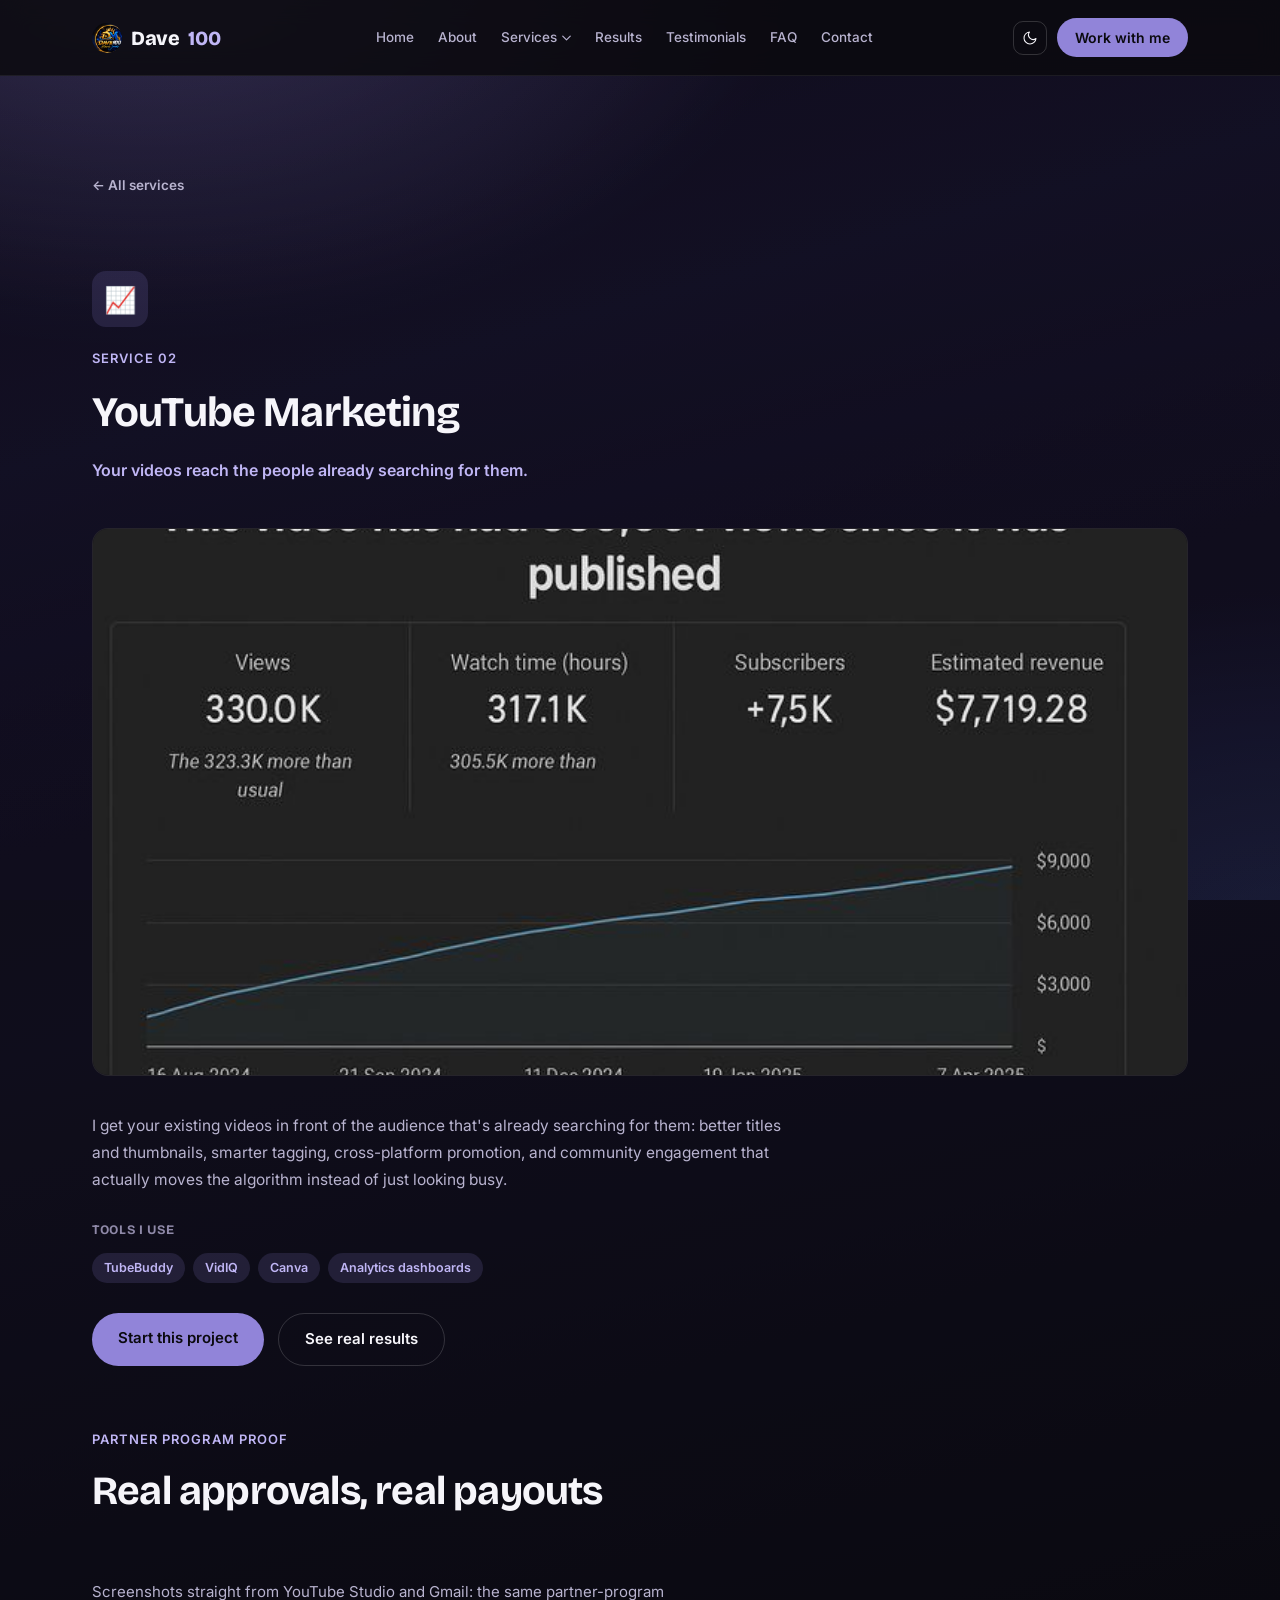
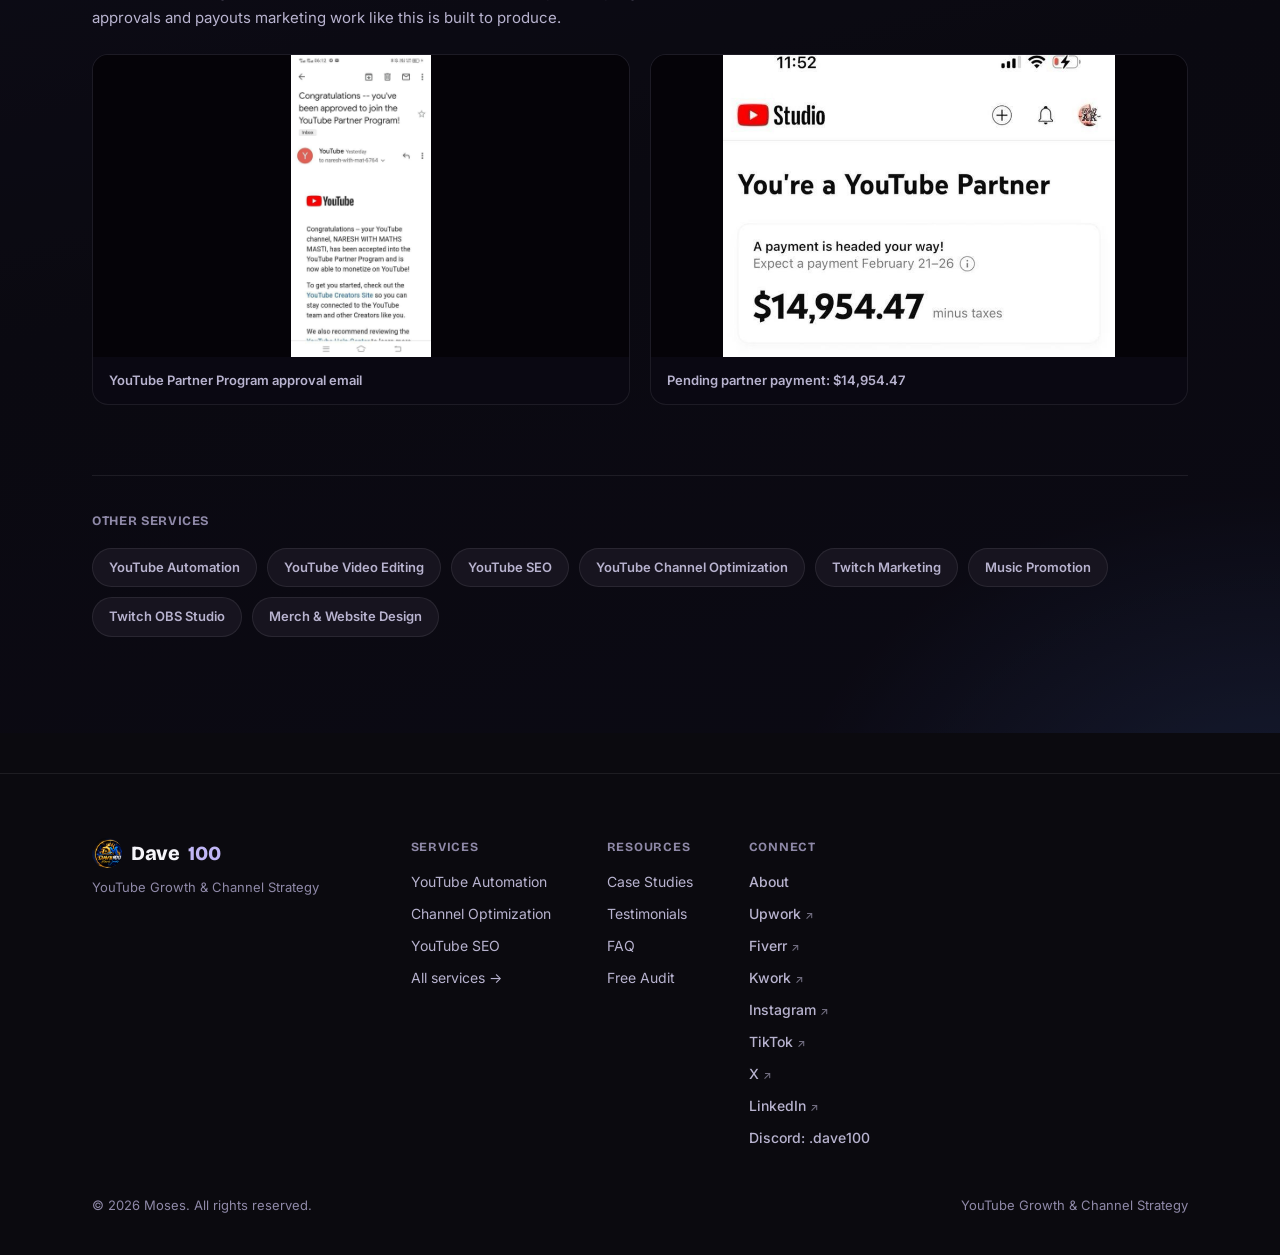
<file: services/marketing.html>
<!DOCTYPE html>
<html lang="en">
<head>
<meta charset="UTF-8">
<meta name="viewport" content="width=device-width, initial-scale=1.0">
<title>YouTube Marketing | Dave100</title>
<script>
(function(){
  try{
    var t = localStorage.getItem('moses-theme');
    document.documentElement.setAttribute('data-theme', t === 'light' ? 'light' : 'dark');
  }catch(e){}
  try{
    if('scrollRestoration' in history){ history.scrollRestoration = 'manual'; }
    if(!location.hash){ window.scrollTo(0, 0); }
  }catch(e){}
})();
</script>
<link rel="icon" type="image/png" sizes="32x32" href="../images/favicon-32.png">
<link rel="icon" type="image/png" sizes="48x48" href="../images/favicon-48.png">
<link rel="apple-touch-icon" href="../images/favicon-180.png">
<link rel="preconnect" href="https://fonts.googleapis.com">
<link rel="preconnect" href="https://fonts.gstatic.com" crossorigin>
<link href="https://fonts.googleapis.com/css2?family=Bricolage+Grotesque:opsz,wght@12..96,400;12..96,500;12..96,600;12..96,700;12..96,800&family=Inter:wght@400;500;600;700&display=swap" rel="stylesheet">
<link rel="stylesheet" href="../styles.css">
</head>
<body>

<nav>
  <div class="nav-inner">
    <a href="../index.html" class="logo"><img src="../images/logo-badge.png" alt="Dave100 logo" class="logo-icon">Dave<span>100</span></a>
    <div class="nav-links">
      <a href="../index.html">Home</a>
      <a href="../about.html">About</a>
      <div class="nav-dropdown" id="servicesDropdown">
        <button type="button" class="nav-dropdown-trigger" id="servicesDropdownBtn" aria-expanded="false" aria-haspopup="true">
          Services
          <svg class="chevron" viewBox="0 0 12 8" aria-hidden="true"><path d="M1 1.5 6 6.5 11 1.5" stroke="currentColor" stroke-width="1.6" fill="none" stroke-linecap="round" stroke-linejoin="round"/></svg>
        </button>
        <div class="nav-dropdown-panel" id="servicesDropdownPanel" role="menu">
          <a href="../services/automation.html" role="menuitem"><span>01</span>YouTube Automation</a>
          <a href="../services/marketing.html" role="menuitem" class="is-current"><span>02</span>YouTube Marketing</a>
          <a href="../services/editing.html" role="menuitem"><span>03</span>YouTube Video Editing</a>
          <a href="../services/seo.html" role="menuitem"><span>04</span>YouTube SEO</a>
          <a href="../services/optimization.html" role="menuitem"><span>05</span>YouTube Channel Optimization</a>
          <a href="../services/twitch.html" role="menuitem"><span>06</span>Twitch Marketing</a>
          <a href="../services/music.html" role="menuitem"><span>07</span>Music Promotion</a>
          <a href="../services/obs-studio.html" role="menuitem"><span>08</span>Twitch OBS Studio</a>
          <a href="../services/merch.html" role="menuitem"><span>09</span>Merch & Website Design</a>
        </div>
      </div>
      <a href="../index.html#results">Results</a>
      <a href="../index.html#testimonials">Testimonials</a>
      <a href="../index.html#faq">FAQ</a>
      <a href="../index.html#contact">Contact</a>
    </div>
    <div class="nav-right">
      <button type="button" class="nav-hamburger" id="navHamburger" aria-label="Open menu" aria-expanded="false" aria-controls="mobileDrawer">
        <svg viewBox="0 0 24 24" fill="none" aria-hidden="true"><circle cx="4" cy="6" r="1.3" fill="currentColor"/><path d="M9 6h11" stroke="currentColor" stroke-width="1.8" stroke-linecap="round"/><circle cx="4" cy="12" r="1.3" fill="currentColor"/><path d="M9 12h11" stroke="currentColor" stroke-width="1.8" stroke-linecap="round"/><circle cx="4" cy="18" r="1.3" fill="currentColor"/><path d="M9 18h11" stroke="currentColor" stroke-width="1.8" stroke-linecap="round"/></svg>
      </button>
      <button type="button" class="theme-toggle" id="themeToggle" aria-label="Switch to light mode" title="Switch theme">
        <svg class="icon icon-moon" viewBox="0 0 24 24" fill="none" aria-hidden="true"><path d="M21 12.79A9 9 0 1 1 11.21 3a7 7 0 0 0 9.79 9.79Z" stroke="currentColor" stroke-width="1.6" stroke-linecap="round" stroke-linejoin="round"/></svg>
        <svg class="icon icon-sun" viewBox="0 0 24 24" fill="none" aria-hidden="true"><circle cx="12" cy="12" r="4.5" stroke="currentColor" stroke-width="1.6"/><path d="M12 2.5v2.2M12 19.3v2.2M4.6 4.6l1.55 1.55M17.85 17.85l1.55 1.55M2.5 12h2.2M19.3 12h2.2M4.6 19.4l1.55-1.55M17.85 6.15l1.55-1.55" stroke="currentColor" stroke-width="1.6" stroke-linecap="round"/></svg>
      </button>
      <a href="../index.html#contact" class="nav-cta">Work with me</a>
    </div>
  </div>
</nav>

<div class="mobile-drawer-overlay" id="mobileDrawerOverlay" aria-hidden="true"></div>
<aside class="mobile-drawer" id="mobileDrawer" role="dialog" aria-label="Site menu" aria-hidden="true">
  <div class="mobile-drawer-head">
    <div class="logo">Dave<span>100</span></div>
    <button type="button" class="mobile-drawer-close" id="mobileDrawerClose" aria-label="Close menu">
      <svg viewBox="0 0 24 24" fill="none" aria-hidden="true"><path d="M6 6l12 12M18 6 6 18" stroke="currentColor" stroke-width="1.8" stroke-linecap="round"/></svg>
    </button>
  </div>
  <nav class="mobile-drawer-links" aria-label="Mobile site navigation">
    <a href="../index.html">Home</a>
    <a href="../about.html">About</a>

    <div class="mobile-drawer-group" id="drawerServicesGroup">
      <button type="button" class="mobile-drawer-group-trigger" id="drawerServicesTrigger" aria-expanded="false">
        Services
        <svg class="chevron" viewBox="0 0 12 8" aria-hidden="true"><path d="M1 1.5 6 6.5 11 1.5" stroke="currentColor" stroke-width="1.6" fill="none" stroke-linecap="round" stroke-linejoin="round"/></svg>
      </button>
      <div class="mobile-drawer-group-panel">
        <div>
          <div class="mobile-drawer-sublinks">
          <a href="../services/automation.html">YouTube Automation</a>
          <a href="../services/marketing.html" class="is-current">YouTube Marketing</a>
          <a href="../services/editing.html">YouTube Video Editing</a>
          <a href="../services/seo.html">YouTube SEO</a>
          <a href="../services/optimization.html">Channel Optimization</a>
          <a href="../services/twitch.html">Twitch Marketing</a>
          <a href="../services/music.html">Music Promotion</a>
          <a href="../services/obs-studio.html">Twitch OBS Studio</a>
          <a href="../services/merch.html">Merch & Website Design</a>
          </div>
        </div>
      </div>
    </div>


    <div class="mobile-drawer-section-title">Resources</div>
    <a href="../index.html#results">Results</a>
    <a href="../index.html#testimonials">Testimonials</a>
    <a href="../index.html#faq">FAQ</a>
    <a href="../index.html#contact">Contact</a>

    <div class="mobile-drawer-section-title">Connect</div>
          <a href="https://www.upwork.com/freelancers/~0114f103cef5f4c0cb?mp_source=share" target="_blank" rel="noopener noreferrer">Upwork <span class="ext-arrow">↗</span></a>
          <a href="https://www.fiverr.com/daveexpertsolut" target="_blank" rel="noopener noreferrer">Fiverr <span class="ext-arrow">↗</span></a>
          <a href="https://kwork.com/user/dave100" target="_blank" rel="noopener noreferrer">Kwork <span class="ext-arrow">↗</span></a>
          <a href="https://www.instagram.com/dave100expert?igsh=YXFxeG90dHRzeHRy" target="_blank" rel="noopener noreferrer">Instagram <span class="ext-arrow">↗</span></a>
          <a href="https://www.tiktok.com/@dave100pro?_r=1&_t=ZS-98qjq34Yhjo" target="_blank" rel="noopener noreferrer">TikTok <span class="ext-arrow">↗</span></a>
          <a href="https://x.com/mosesmiracle111?s=11" target="_blank" rel="noopener noreferrer">X <span class="ext-arrow">↗</span></a>
          <a href="https://www.linkedin.com/in/james-miracle-34a6613b3?utm_source=share_via&utm_content=profile&utm_medium=member_ios" target="_blank" rel="noopener noreferrer">LinkedIn <span class="ext-arrow">↗</span></a>
          <a class="social-discord" title="Discord username">Discord: .dave100</a>
  </nav>
  <div class="mobile-drawer-foot">
    <a href="../index.html#contact" class="nav-cta">Work with me</a>
  </div>
</aside>

<section class="section service-has-bg-video" id="top">
  <div class="service-bg-video-wrap" aria-hidden="true">
    <video class="service-bg-video" src="../videos/promo-marketing-bg.mp4" autoplay muted loop playsinline preload="metadata"></video>
  </div>
  <div class="wrap">
    <a href="../index.html#services" class="service-back-link reveal">← All services</a>
    <div class="service-detail-hero reveal">
      <div class="service-detail-icon">📈</div>
      <span class="section-eyebrow">Service 02</span>
      <h1>YouTube Marketing</h1>
      <div class="service-detail-outcome">Your videos reach the people already searching for them.</div>
    </div>
    <div class="service-detail-proof reveal">
      <img src="../images/proof-video-330k.jpg" alt="Single video that reached 330,001 views">
    </div>
    <div class="service-detail-body reveal">
      <p>I get your existing videos in front of the audience that's already searching for them: better titles and thumbnails, smarter tagging, cross-platform promotion, and community engagement that actually moves the algorithm instead of just looking busy.</p>
    </div>
    <div class="service-modal-tools-title reveal" style="margin-top:28px;">Tools I use</div>
    <div class="service-modal-tools-list reveal">
        <span>TubeBuddy</span>
        <span>VidIQ</span>
        <span>Canva</span>
        <span>Analytics dashboards</span>
    </div>

    <div class="service-detail-ctas reveal">
      <a href="../index.html#contact" class="btn-primary">Start this project</a>
      <a href="../index.html#results" class="btn-secondary">See real results</a>
    </div>

    <div class="page-hero reveal" style="margin-top:64px;padding-top:0;">
      <span class="section-eyebrow">Partner Program Proof</span>
      <h2>Real approvals, real payouts</h2>
    </div>
    <div class="overlay-gallery-intro">
      Screenshots straight from YouTube Studio and Gmail: the same partner-program approvals and payouts marketing work like this is built to produce.
    </div>
    <div class="overlay-gallery">
      <div class="overlay-card">
        <div class="overlay-card-media"><img src="../images/proof-partner-approval.jpg" alt="YouTube Partner Program approval email for a math education channel" loading="lazy"></div>
        <div class="overlay-card-label">YouTube Partner Program approval email</div>
      </div>
      <div class="overlay-card">
        <div class="overlay-card-media"><img src="../images/proof-payout-14954.jpg" alt="YouTube Studio screenshot showing You're a YouTube Partner with a pending payment of $14,954.47" loading="lazy"></div>
        <div class="overlay-card-label">Pending partner payment: $14,954.47</div>
      </div>
    </div>

    <div class="other-services reveal">
      <div class="other-services-title">Other services</div>
      <div class="other-services-list">
        <a href="automation.html">YouTube Automation</a>
        <a href="editing.html">YouTube Video Editing</a>
        <a href="seo.html">YouTube SEO</a>
        <a href="optimization.html">YouTube Channel Optimization</a>
        <a href="twitch.html">Twitch Marketing</a>
        <a href="music.html">Music Promotion</a>
        <a href="obs-studio.html">Twitch OBS Studio</a>
        <a href="merch.html">Merch & Website Design</a>
      </div>
    </div>
  </div>
</section>

<footer>
  <div class="wrap">
    <div class="footer-inner">
      <div class="footer-brand">
        <div class="logo"><img src="../images/logo-badge.png" alt="Dave100 logo" class="logo-icon">Dave<span>100</span></div>
        <p class="footer-tagline">YouTube Growth &amp; Channel Strategy</p>
      </div>
      <div class="footer-col-group">
        <div class="footer-col">
          <div class="footer-col-title">Services</div>
          <div class="footer-links">
            <a href="../services/automation.html">YouTube Automation</a>
            <a href="../services/optimization.html">Channel Optimization</a>
            <a href="../services/seo.html">YouTube SEO</a>
            <a href="../index.html#services">All services →</a>
          </div>
        </div>
        <div class="footer-col">
          <div class="footer-col-title">Resources</div>
          <div class="footer-links">
            <a href="../index.html#results">Case Studies</a>
            <a href="../index.html#testimonials">Testimonials</a>
            <a href="../index.html#faq">FAQ</a>
            <a href="../index.html#contact">Free Audit</a>
          </div>
        </div>
        <div class="footer-col">
          <div class="footer-col-title">Connect</div>
          <div class="footer-social">
            <a href="../about.html">About</a>
            <a href="https://www.upwork.com/freelancers/~0114f103cef5f4c0cb?mp_source=share" target="_blank" rel="noopener noreferrer">Upwork <span class="ext-arrow">↗</span></a>
            <a href="https://www.fiverr.com/daveexpertsolut" target="_blank" rel="noopener noreferrer">Fiverr <span class="ext-arrow">↗</span></a>
          <a href="https://kwork.com/user/dave100" target="_blank" rel="noopener noreferrer">Kwork <span class="ext-arrow">↗</span></a>
            <a href="https://www.instagram.com/dave100expert?igsh=YXFxeG90dHRzeHRy" target="_blank" rel="noopener noreferrer">Instagram <span class="ext-arrow">↗</span></a>
            <a href="https://www.tiktok.com/@dave100pro?_r=1&_t=ZS-98qjq34Yhjo" target="_blank" rel="noopener noreferrer">TikTok <span class="ext-arrow">↗</span></a>
            <a href="https://x.com/mosesmiracle111?s=11" target="_blank" rel="noopener noreferrer">X <span class="ext-arrow">↗</span></a>
            <a href="https://www.linkedin.com/in/james-miracle-34a6613b3?utm_source=share_via&utm_content=profile&utm_medium=member_ios" target="_blank" rel="noopener noreferrer">LinkedIn <span class="ext-arrow">↗</span></a>
          <a class="social-discord" title="Discord username">Discord: .dave100</a>
          </div>
        </div>
      </div>
    </div>
    <div class="footer-bottom">
      <span>© 2026 Moses. All rights reserved.</span>
      <span>YouTube Growth &amp; Channel Strategy</span>
    </div>
  </div>
</footer>

<div class="cursor-ring" id="cursorRing" aria-hidden="true"></div>
<div class="cursor-dot" id="cursorDot" aria-hidden="true"></div>

<!--Start of Tawk.to Script-->
<script type="text/javascript">
var Tawk_API=Tawk_API||{}, Tawk_LoadStart=new Date();
(function(){
var s1=document.createElement("script"),s0=document.getElementsByTagName("script")[0];
s1.async=true;
s1.src='https://embed.tawk.to/6a823860d009381d496a9891/1k06aofo2';
s1.charset='UTF-8';
s1.setAttribute('crossorigin','*');
s0.parentNode.insertBefore(s1,s0);
})();
</script>
<!--End of Tawk.to Script-->

<script src="../script.js"></script>
</body>
</html>
</file>
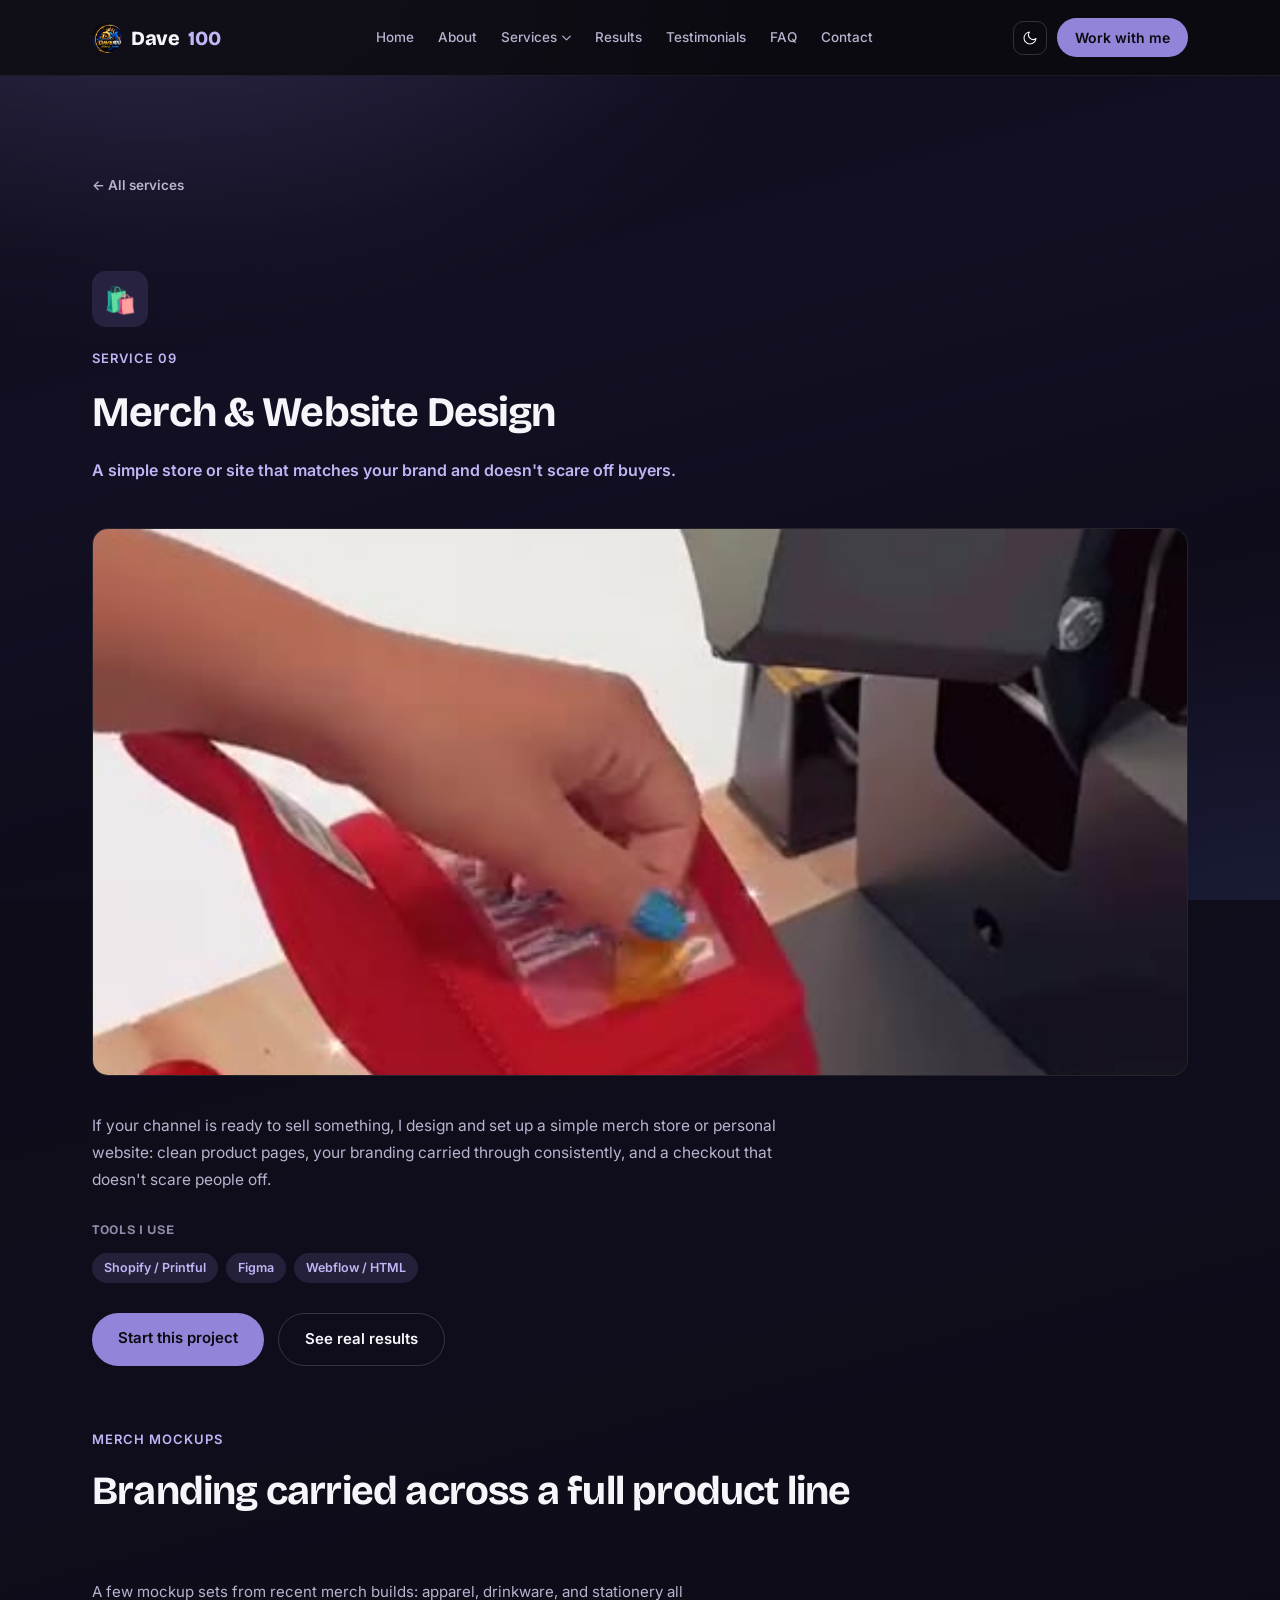
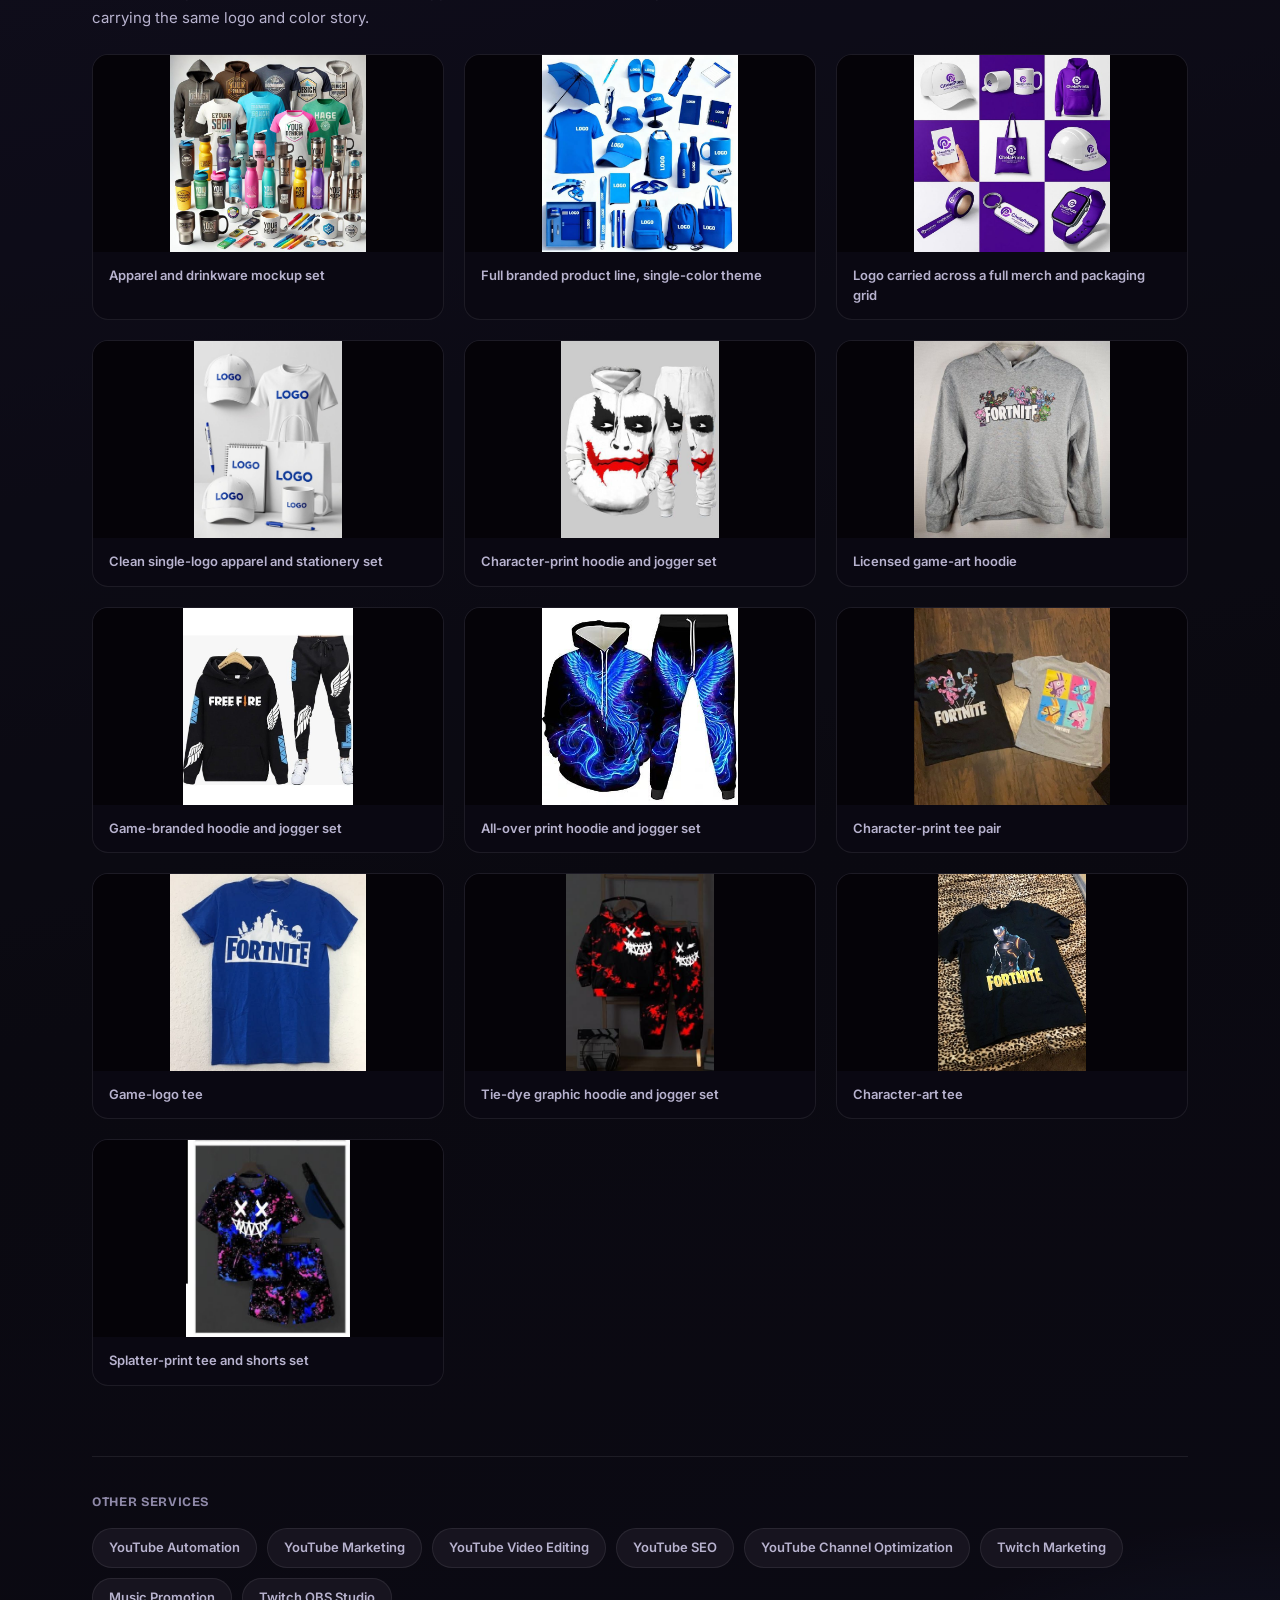
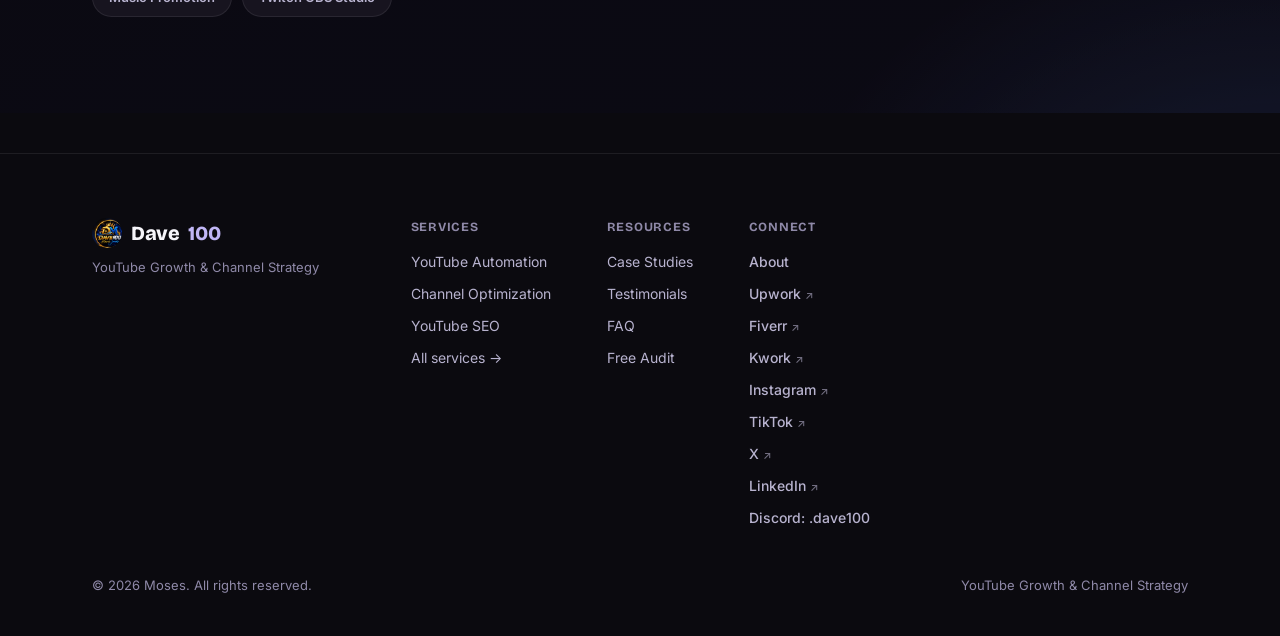
<file: services/merch.html>
<!DOCTYPE html>
<html lang="en">
<head>
<meta charset="UTF-8">
<meta name="viewport" content="width=device-width, initial-scale=1.0">
<title>Merch & Website Design | Dave100</title>
<script>
(function(){
  try{
    var t = localStorage.getItem('moses-theme');
    document.documentElement.setAttribute('data-theme', t === 'light' ? 'light' : 'dark');
  }catch(e){}
  try{
    if('scrollRestoration' in history){ history.scrollRestoration = 'manual'; }
    if(!location.hash){ window.scrollTo(0, 0); }
  }catch(e){}
})();
</script>
<link rel="icon" type="image/png" sizes="32x32" href="../images/favicon-32.png">
<link rel="icon" type="image/png" sizes="48x48" href="../images/favicon-48.png">
<link rel="apple-touch-icon" href="../images/favicon-180.png">
<link rel="preconnect" href="https://fonts.googleapis.com">
<link rel="preconnect" href="https://fonts.gstatic.com" crossorigin>
<link href="https://fonts.googleapis.com/css2?family=Bricolage+Grotesque:opsz,wght@12..96,400;12..96,500;12..96,600;12..96,700;12..96,800&family=Inter:wght@400;500;600;700&display=swap" rel="stylesheet">
<link rel="stylesheet" href="../styles.css">
</head>
<body>

<nav>
  <div class="nav-inner">
    <a href="../index.html" class="logo"><img src="../images/logo-badge.png" alt="Dave100 logo" class="logo-icon">Dave<span>100</span></a>
    <div class="nav-links">
      <a href="../index.html">Home</a>
      <a href="../about.html">About</a>
      <div class="nav-dropdown" id="servicesDropdown">
        <button type="button" class="nav-dropdown-trigger" id="servicesDropdownBtn" aria-expanded="false" aria-haspopup="true">
          Services
          <svg class="chevron" viewBox="0 0 12 8" aria-hidden="true"><path d="M1 1.5 6 6.5 11 1.5" stroke="currentColor" stroke-width="1.6" fill="none" stroke-linecap="round" stroke-linejoin="round"/></svg>
        </button>
        <div class="nav-dropdown-panel" id="servicesDropdownPanel" role="menu">
          <a href="../services/automation.html" role="menuitem"><span>01</span>YouTube Automation</a>
          <a href="../services/marketing.html" role="menuitem"><span>02</span>YouTube Marketing</a>
          <a href="../services/editing.html" role="menuitem"><span>03</span>YouTube Video Editing</a>
          <a href="../services/seo.html" role="menuitem"><span>04</span>YouTube SEO</a>
          <a href="../services/optimization.html" role="menuitem"><span>05</span>YouTube Channel Optimization</a>
          <a href="../services/twitch.html" role="menuitem"><span>06</span>Twitch Marketing</a>
          <a href="../services/music.html" role="menuitem"><span>07</span>Music Promotion</a>
          <a href="../services/obs-studio.html" role="menuitem"><span>08</span>Twitch OBS Studio</a>
          <a href="../services/merch.html" role="menuitem" class="is-current"><span>09</span>Merch & Website Design</a>
        </div>
      </div>
      <a href="../index.html#results">Results</a>
      <a href="../index.html#testimonials">Testimonials</a>
      <a href="../index.html#faq">FAQ</a>
      <a href="../index.html#contact">Contact</a>
    </div>
    <div class="nav-right">
      <button type="button" class="nav-hamburger" id="navHamburger" aria-label="Open menu" aria-expanded="false" aria-controls="mobileDrawer">
        <svg viewBox="0 0 24 24" fill="none" aria-hidden="true"><circle cx="4" cy="6" r="1.3" fill="currentColor"/><path d="M9 6h11" stroke="currentColor" stroke-width="1.8" stroke-linecap="round"/><circle cx="4" cy="12" r="1.3" fill="currentColor"/><path d="M9 12h11" stroke="currentColor" stroke-width="1.8" stroke-linecap="round"/><circle cx="4" cy="18" r="1.3" fill="currentColor"/><path d="M9 18h11" stroke="currentColor" stroke-width="1.8" stroke-linecap="round"/></svg>
      </button>
      <button type="button" class="theme-toggle" id="themeToggle" aria-label="Switch to light mode" title="Switch theme">
        <svg class="icon icon-moon" viewBox="0 0 24 24" fill="none" aria-hidden="true"><path d="M21 12.79A9 9 0 1 1 11.21 3a7 7 0 0 0 9.79 9.79Z" stroke="currentColor" stroke-width="1.6" stroke-linecap="round" stroke-linejoin="round"/></svg>
        <svg class="icon icon-sun" viewBox="0 0 24 24" fill="none" aria-hidden="true"><circle cx="12" cy="12" r="4.5" stroke="currentColor" stroke-width="1.6"/><path d="M12 2.5v2.2M12 19.3v2.2M4.6 4.6l1.55 1.55M17.85 17.85l1.55 1.55M2.5 12h2.2M19.3 12h2.2M4.6 19.4l1.55-1.55M17.85 6.15l1.55-1.55" stroke="currentColor" stroke-width="1.6" stroke-linecap="round"/></svg>
      </button>
      <a href="../index.html#contact" class="nav-cta">Work with me</a>
    </div>
  </div>
</nav>

<div class="mobile-drawer-overlay" id="mobileDrawerOverlay" aria-hidden="true"></div>
<aside class="mobile-drawer" id="mobileDrawer" role="dialog" aria-label="Site menu" aria-hidden="true">
  <div class="mobile-drawer-head">
    <div class="logo">Dave<span>100</span></div>
    <button type="button" class="mobile-drawer-close" id="mobileDrawerClose" aria-label="Close menu">
      <svg viewBox="0 0 24 24" fill="none" aria-hidden="true"><path d="M6 6l12 12M18 6 6 18" stroke="currentColor" stroke-width="1.8" stroke-linecap="round"/></svg>
    </button>
  </div>
  <nav class="mobile-drawer-links" aria-label="Mobile site navigation">
    <a href="../index.html">Home</a>
    <a href="../about.html">About</a>

    <div class="mobile-drawer-group" id="drawerServicesGroup">
      <button type="button" class="mobile-drawer-group-trigger" id="drawerServicesTrigger" aria-expanded="false">
        Services
        <svg class="chevron" viewBox="0 0 12 8" aria-hidden="true"><path d="M1 1.5 6 6.5 11 1.5" stroke="currentColor" stroke-width="1.6" fill="none" stroke-linecap="round" stroke-linejoin="round"/></svg>
      </button>
      <div class="mobile-drawer-group-panel">
        <div>
          <div class="mobile-drawer-sublinks">
          <a href="../services/automation.html">YouTube Automation</a>
          <a href="../services/marketing.html">YouTube Marketing</a>
          <a href="../services/editing.html">YouTube Video Editing</a>
          <a href="../services/seo.html">YouTube SEO</a>
          <a href="../services/optimization.html">Channel Optimization</a>
          <a href="../services/twitch.html">Twitch Marketing</a>
          <a href="../services/music.html">Music Promotion</a>
          <a href="../services/obs-studio.html">Twitch OBS Studio</a>
          <a href="../services/merch.html" class="is-current">Merch & Website Design</a>
          </div>
        </div>
      </div>
    </div>


    <div class="mobile-drawer-section-title">Resources</div>
    <a href="../index.html#results">Results</a>
    <a href="../index.html#testimonials">Testimonials</a>
    <a href="../index.html#faq">FAQ</a>
    <a href="../index.html#contact">Contact</a>

    <div class="mobile-drawer-section-title">Connect</div>
          <a href="https://www.upwork.com/freelancers/~0114f103cef5f4c0cb?mp_source=share" target="_blank" rel="noopener noreferrer">Upwork <span class="ext-arrow">↗</span></a>
          <a href="https://www.fiverr.com/daveexpertsolut" target="_blank" rel="noopener noreferrer">Fiverr <span class="ext-arrow">↗</span></a>
          <a href="https://kwork.com/user/dave100" target="_blank" rel="noopener noreferrer">Kwork <span class="ext-arrow">↗</span></a>
          <a href="https://www.instagram.com/dave100expert?igsh=YXFxeG90dHRzeHRy" target="_blank" rel="noopener noreferrer">Instagram <span class="ext-arrow">↗</span></a>
          <a href="https://www.tiktok.com/@dave100pro?_r=1&_t=ZS-98qjq34Yhjo" target="_blank" rel="noopener noreferrer">TikTok <span class="ext-arrow">↗</span></a>
          <a href="https://x.com/mosesmiracle111?s=11" target="_blank" rel="noopener noreferrer">X <span class="ext-arrow">↗</span></a>
          <a href="https://www.linkedin.com/in/james-miracle-34a6613b3?utm_source=share_via&utm_content=profile&utm_medium=member_ios" target="_blank" rel="noopener noreferrer">LinkedIn <span class="ext-arrow">↗</span></a>
          <a class="social-discord" title="Discord username">Discord: .dave100</a>
  </nav>
  <div class="mobile-drawer-foot">
    <a href="../index.html#contact" class="nav-cta">Work with me</a>
  </div>
</aside>

<section class="section service-has-bg-video" id="top">
  <div class="service-bg-video-wrap" aria-hidden="true">
    <video class="service-bg-video" src="../videos/about-page-bg.mp4" autoplay muted loop playsinline preload="metadata"></video>
  </div>
  <div class="wrap">
    <a href="../index.html#services" class="service-back-link reveal">← All services</a>
    <div class="service-detail-hero reveal">
      <div class="service-detail-icon">🛍️</div>
      <span class="section-eyebrow">Service 09</span>
      <h1>Merch & Website Design</h1>
      <div class="service-detail-outcome">A simple store or site that matches your brand and doesn't scare off buyers.</div>
    </div>
    <div class="service-detail-proof reveal">
      <video src="../videos/merch-production.mp4" poster="../images/poster-merch-production.jpg" autoplay muted loop playsinline preload="metadata" aria-label="Heat-pressing a custom logo onto a cap during merch production"></video>
    </div>
    <div class="service-detail-body reveal">
      <p>If your channel is ready to sell something, I design and set up a simple merch store or personal website: clean product pages, your branding carried through consistently, and a checkout that doesn't scare people off.</p>
    </div>
    <div class="service-modal-tools-title reveal" style="margin-top:28px;">Tools I use</div>
    <div class="service-modal-tools-list reveal">
        <span>Shopify / Printful</span>
        <span>Figma</span>
        <span>Webflow / HTML</span>
    </div>

    <div class="service-detail-ctas reveal">
      <a href="../index.html#contact" class="btn-primary">Start this project</a>
      <a href="../index.html#results" class="btn-secondary">See real results</a>
    </div>

    <div class="page-hero reveal" style="margin-top:64px;padding-top:0;">
      <span class="section-eyebrow">Merch Mockups</span>
      <h2>Branding carried across a full product line</h2>
    </div>
    <div class="overlay-gallery-intro">
      A few mockup sets from recent merch builds: apparel, drinkware, and stationery all carrying the same logo and color story.
    </div>
    <div class="overlay-gallery">
      <div class="overlay-card">
        <div class="overlay-card-media"><img src="../images/merch-mockup-apparel-drinkware.jpg" alt="Apparel and drinkware mockup set" loading="lazy"></div>
        <div class="overlay-card-label">Apparel and drinkware mockup set</div>
      </div>
      <div class="overlay-card">
        <div class="overlay-card-media"><img src="../images/merch-mockup-blue-branded-set.jpg" alt="Full branded product line, single-color theme" loading="lazy"></div>
        <div class="overlay-card-label">Full branded product line, single-color theme</div>
      </div>
      <div class="overlay-card">
        <div class="overlay-card-media"><img src="../images/merch-mockup-chelaprints-grid.jpg" alt="Logo carried across a full merch and packaging grid" loading="lazy"></div>
        <div class="overlay-card-label">Logo carried across a full merch and packaging grid</div>
      </div>
      <div class="overlay-card">
        <div class="overlay-card-media"><img src="../images/merch-mockup-white-logo-set.jpg" alt="Clean single-logo apparel and stationery set" loading="lazy"></div>
        <div class="overlay-card-label">Clean single-logo apparel and stationery set</div>
      </div>
      <div class="overlay-card">
        <div class="overlay-card-media"><img src="../images/merch-joker-set.jpg" alt="Character-print hoodie and jogger set" loading="lazy"></div>
        <div class="overlay-card-label">Character-print hoodie and jogger set</div>
      </div>
      <div class="overlay-card">
        <div class="overlay-card-media"><img src="../images/merch-fortnite-hoodie.jpg" alt="Licensed game-art hoodie" loading="lazy"></div>
        <div class="overlay-card-label">Licensed game-art hoodie</div>
      </div>
      <div class="overlay-card">
        <div class="overlay-card-media"><img src="../images/merch-freefire-set.jpg" alt="Game-branded hoodie and jogger set" loading="lazy"></div>
        <div class="overlay-card-label">Game-branded hoodie and jogger set</div>
      </div>
      <div class="overlay-card">
        <div class="overlay-card-media"><img src="../images/merch-phoenix-set.jpg" alt="All-over print hoodie and jogger set" loading="lazy"></div>
        <div class="overlay-card-label">All-over print hoodie and jogger set</div>
      </div>
      <div class="overlay-card">
        <div class="overlay-card-media"><img src="../images/merch-fortnite-tees-collage.jpg" alt="Character-print tee pair" loading="lazy"></div>
        <div class="overlay-card-label">Character-print tee pair</div>
      </div>
      <div class="overlay-card">
        <div class="overlay-card-media"><img src="../images/merch-fortnite-tee-blue.jpg" alt="Game-logo tee" loading="lazy"></div>
        <div class="overlay-card-label">Game-logo tee</div>
      </div>
      <div class="overlay-card">
        <div class="overlay-card-media"><img src="../images/merch-skull-tiedye-set.jpg" alt="Tie-dye graphic hoodie and jogger set" loading="lazy"></div>
        <div class="overlay-card-label">Tie-dye graphic hoodie and jogger set</div>
      </div>
      <div class="overlay-card">
        <div class="overlay-card-media"><img src="../images/merch-fortnite-tee-black.jpg" alt="Character-art tee" loading="lazy"></div>
        <div class="overlay-card-label">Character-art tee</div>
      </div>
      <div class="overlay-card">
        <div class="overlay-card-media"><img src="../images/merch-splatter-set.jpg" alt="Splatter-print tee and shorts set" loading="lazy"></div>
        <div class="overlay-card-label">Splatter-print tee and shorts set</div>
      </div>
    </div>
    <div class="other-services reveal">
      <div class="other-services-title">Other services</div>
      <div class="other-services-list">
        <a href="automation.html">YouTube Automation</a>
        <a href="marketing.html">YouTube Marketing</a>
        <a href="editing.html">YouTube Video Editing</a>
        <a href="seo.html">YouTube SEO</a>
        <a href="optimization.html">YouTube Channel Optimization</a>
        <a href="twitch.html">Twitch Marketing</a>
        <a href="music.html">Music Promotion</a>
        <a href="obs-studio.html">Twitch OBS Studio</a>
      </div>
    </div>
  </div>
</section>

<footer>
  <div class="wrap">
    <div class="footer-inner">
      <div class="footer-brand">
        <div class="logo"><img src="../images/logo-badge.png" alt="Dave100 logo" class="logo-icon">Dave<span>100</span></div>
        <p class="footer-tagline">YouTube Growth &amp; Channel Strategy</p>
      </div>
      <div class="footer-col-group">
        <div class="footer-col">
          <div class="footer-col-title">Services</div>
          <div class="footer-links">
            <a href="../services/automation.html">YouTube Automation</a>
            <a href="../services/optimization.html">Channel Optimization</a>
            <a href="../services/seo.html">YouTube SEO</a>
            <a href="../index.html#services">All services →</a>
          </div>
        </div>
        <div class="footer-col">
          <div class="footer-col-title">Resources</div>
          <div class="footer-links">
            <a href="../index.html#results">Case Studies</a>
            <a href="../index.html#testimonials">Testimonials</a>
            <a href="../index.html#faq">FAQ</a>
            <a href="../index.html#contact">Free Audit</a>
          </div>
        </div>
        <div class="footer-col">
          <div class="footer-col-title">Connect</div>
          <div class="footer-social">
            <a href="../about.html">About</a>
            <a href="https://www.upwork.com/freelancers/~0114f103cef5f4c0cb?mp_source=share" target="_blank" rel="noopener noreferrer">Upwork <span class="ext-arrow">↗</span></a>
            <a href="https://www.fiverr.com/daveexpertsolut" target="_blank" rel="noopener noreferrer">Fiverr <span class="ext-arrow">↗</span></a>
          <a href="https://kwork.com/user/dave100" target="_blank" rel="noopener noreferrer">Kwork <span class="ext-arrow">↗</span></a>
            <a href="https://www.instagram.com/dave100expert?igsh=YXFxeG90dHRzeHRy" target="_blank" rel="noopener noreferrer">Instagram <span class="ext-arrow">↗</span></a>
            <a href="https://www.tiktok.com/@dave100pro?_r=1&_t=ZS-98qjq34Yhjo" target="_blank" rel="noopener noreferrer">TikTok <span class="ext-arrow">↗</span></a>
            <a href="https://x.com/mosesmiracle111?s=11" target="_blank" rel="noopener noreferrer">X <span class="ext-arrow">↗</span></a>
            <a href="https://www.linkedin.com/in/james-miracle-34a6613b3?utm_source=share_via&utm_content=profile&utm_medium=member_ios" target="_blank" rel="noopener noreferrer">LinkedIn <span class="ext-arrow">↗</span></a>
          <a class="social-discord" title="Discord username">Discord: .dave100</a>
          </div>
        </div>
      </div>
    </div>
    <div class="footer-bottom">
      <span>© 2026 Moses. All rights reserved.</span>
      <span>YouTube Growth &amp; Channel Strategy</span>
    </div>
  </div>
</footer>

<div class="cursor-ring" id="cursorRing" aria-hidden="true"></div>
<div class="cursor-dot" id="cursorDot" aria-hidden="true"></div>

<!--Start of Tawk.to Script-->
<script type="text/javascript">
var Tawk_API=Tawk_API||{}, Tawk_LoadStart=new Date();
(function(){
var s1=document.createElement("script"),s0=document.getElementsByTagName("script")[0];
s1.async=true;
s1.src='https://embed.tawk.to/6a823860d009381d496a9891/1k06aofo2';
s1.charset='UTF-8';
s1.setAttribute('crossorigin','*');
s0.parentNode.insertBefore(s1,s0);
})();
</script>
<!--End of Tawk.to Script-->

<script src="../script.js"></script>
</body>
</html>
</file>
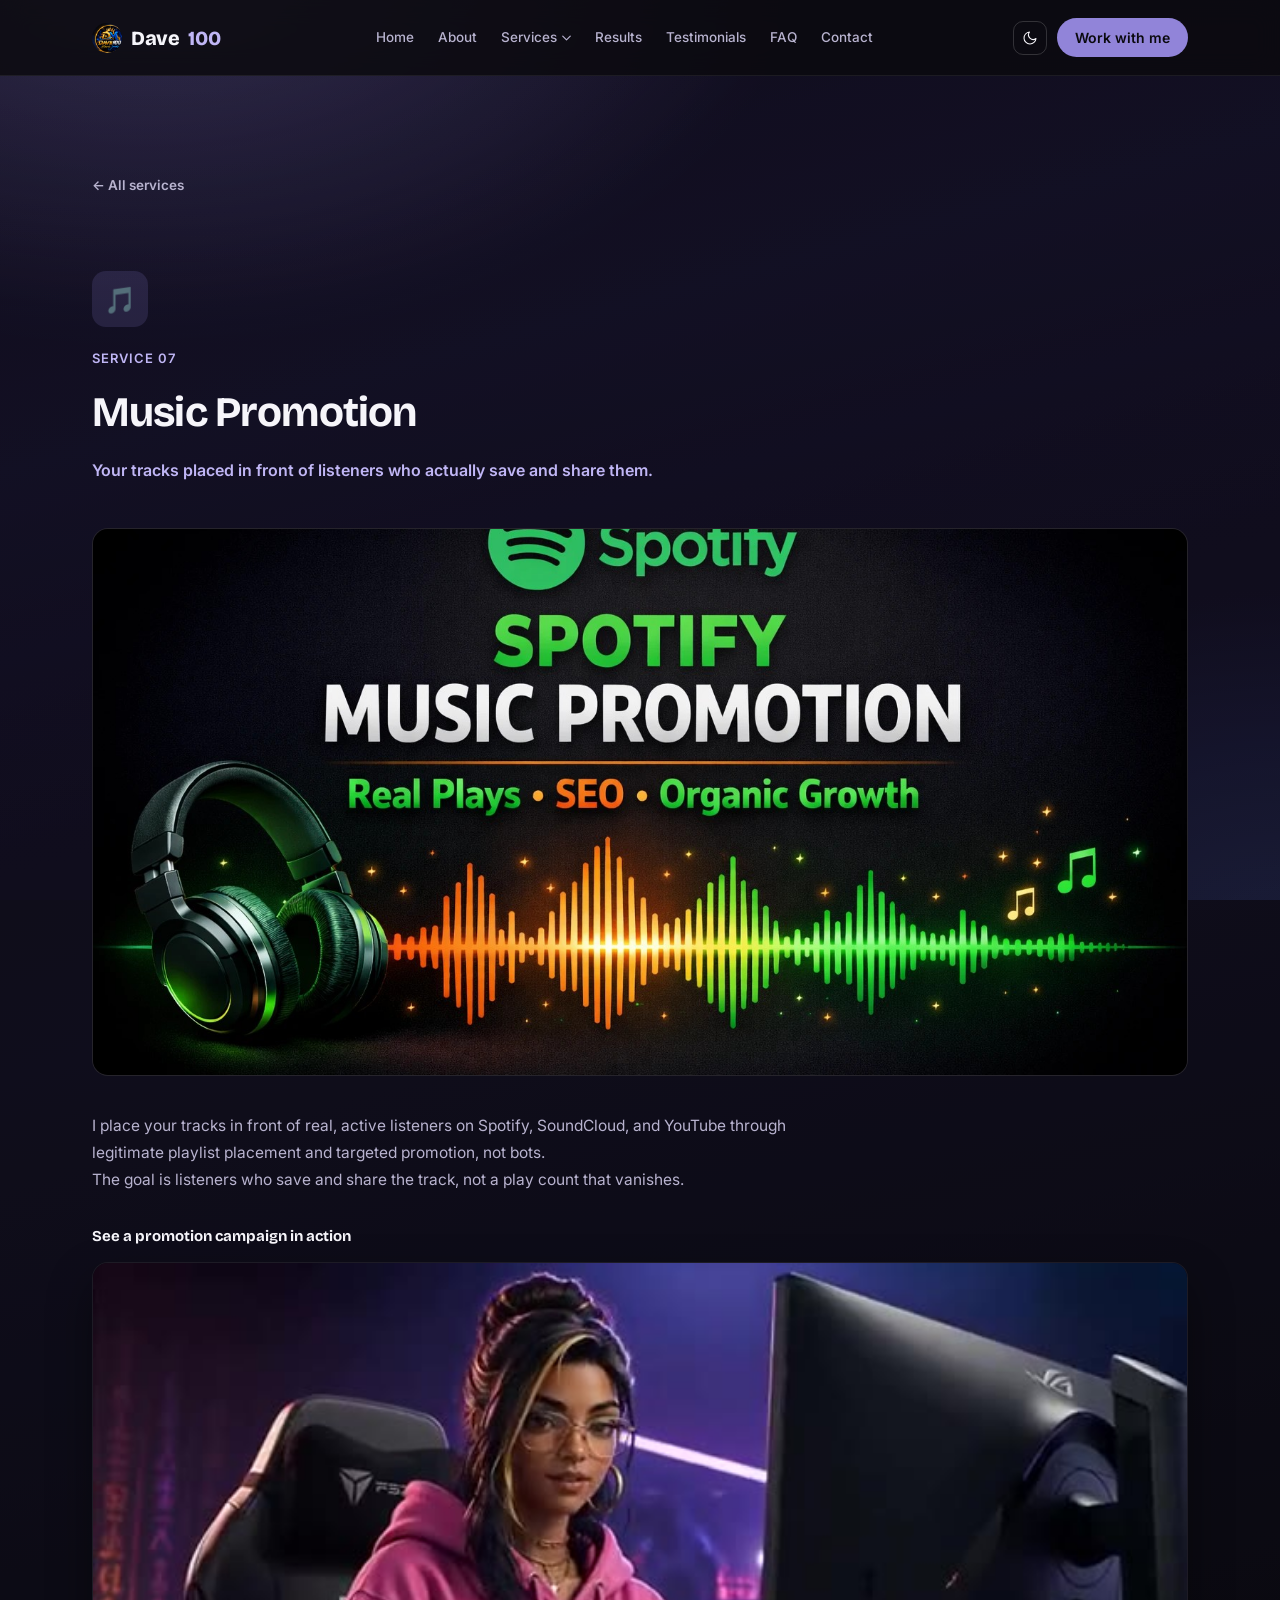
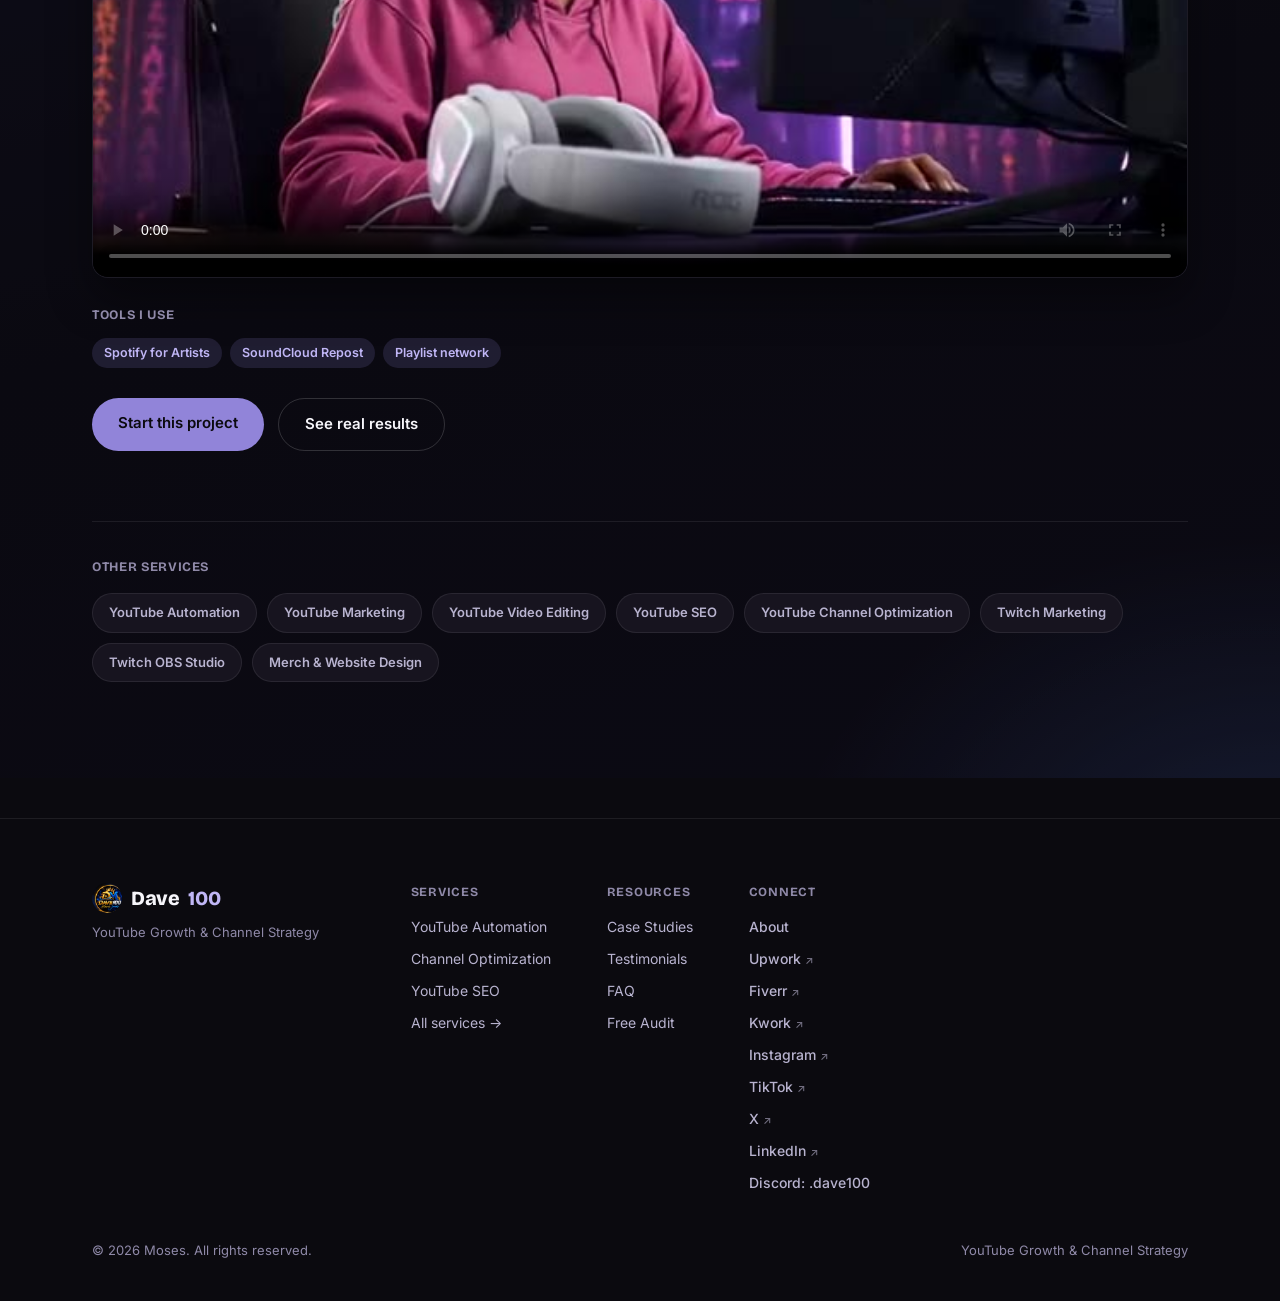
<file: services/music.html>
<!DOCTYPE html>
<html lang="en">
<head>
<meta charset="UTF-8">
<meta name="viewport" content="width=device-width, initial-scale=1.0">
<title>Music Promotion | Dave100</title>
<script>
(function(){
  try{
    var t = localStorage.getItem('moses-theme');
    document.documentElement.setAttribute('data-theme', t === 'light' ? 'light' : 'dark');
  }catch(e){}
  try{
    if('scrollRestoration' in history){ history.scrollRestoration = 'manual'; }
    if(!location.hash){ window.scrollTo(0, 0); }
  }catch(e){}
})();
</script>
<link rel="icon" type="image/png" sizes="32x32" href="../images/favicon-32.png">
<link rel="icon" type="image/png" sizes="48x48" href="../images/favicon-48.png">
<link rel="apple-touch-icon" href="../images/favicon-180.png">
<link rel="preconnect" href="https://fonts.googleapis.com">
<link rel="preconnect" href="https://fonts.gstatic.com" crossorigin>
<link href="https://fonts.googleapis.com/css2?family=Bricolage+Grotesque:opsz,wght@12..96,400;12..96,500;12..96,600;12..96,700;12..96,800&family=Inter:wght@400;500;600;700&display=swap" rel="stylesheet">
<link rel="stylesheet" href="../styles.css">
</head>
<body>

<nav>
  <div class="nav-inner">
    <a href="../index.html" class="logo"><img src="../images/logo-badge.png" alt="Dave100 logo" class="logo-icon">Dave<span>100</span></a>
    <div class="nav-links">
      <a href="../index.html">Home</a>
      <a href="../about.html">About</a>
      <div class="nav-dropdown" id="servicesDropdown">
        <button type="button" class="nav-dropdown-trigger" id="servicesDropdownBtn" aria-expanded="false" aria-haspopup="true">
          Services
          <svg class="chevron" viewBox="0 0 12 8" aria-hidden="true"><path d="M1 1.5 6 6.5 11 1.5" stroke="currentColor" stroke-width="1.6" fill="none" stroke-linecap="round" stroke-linejoin="round"/></svg>
        </button>
        <div class="nav-dropdown-panel" id="servicesDropdownPanel" role="menu">
          <a href="../services/automation.html" role="menuitem"><span>01</span>YouTube Automation</a>
          <a href="../services/marketing.html" role="menuitem"><span>02</span>YouTube Marketing</a>
          <a href="../services/editing.html" role="menuitem"><span>03</span>YouTube Video Editing</a>
          <a href="../services/seo.html" role="menuitem"><span>04</span>YouTube SEO</a>
          <a href="../services/optimization.html" role="menuitem"><span>05</span>YouTube Channel Optimization</a>
          <a href="../services/twitch.html" role="menuitem"><span>06</span>Twitch Marketing</a>
          <a href="../services/music.html" role="menuitem" class="is-current"><span>07</span>Music Promotion</a>
          <a href="../services/obs-studio.html" role="menuitem"><span>08</span>Twitch OBS Studio</a>
          <a href="../services/merch.html" role="menuitem"><span>09</span>Merch & Website Design</a>
        </div>
      </div>
      <a href="../index.html#results">Results</a>
      <a href="../index.html#testimonials">Testimonials</a>
      <a href="../index.html#faq">FAQ</a>
      <a href="../index.html#contact">Contact</a>
    </div>
    <div class="nav-right">
      <button type="button" class="nav-hamburger" id="navHamburger" aria-label="Open menu" aria-expanded="false" aria-controls="mobileDrawer">
        <svg viewBox="0 0 24 24" fill="none" aria-hidden="true"><circle cx="4" cy="6" r="1.3" fill="currentColor"/><path d="M9 6h11" stroke="currentColor" stroke-width="1.8" stroke-linecap="round"/><circle cx="4" cy="12" r="1.3" fill="currentColor"/><path d="M9 12h11" stroke="currentColor" stroke-width="1.8" stroke-linecap="round"/><circle cx="4" cy="18" r="1.3" fill="currentColor"/><path d="M9 18h11" stroke="currentColor" stroke-width="1.8" stroke-linecap="round"/></svg>
      </button>
      <button type="button" class="theme-toggle" id="themeToggle" aria-label="Switch to light mode" title="Switch theme">
        <svg class="icon icon-moon" viewBox="0 0 24 24" fill="none" aria-hidden="true"><path d="M21 12.79A9 9 0 1 1 11.21 3a7 7 0 0 0 9.79 9.79Z" stroke="currentColor" stroke-width="1.6" stroke-linecap="round" stroke-linejoin="round"/></svg>
        <svg class="icon icon-sun" viewBox="0 0 24 24" fill="none" aria-hidden="true"><circle cx="12" cy="12" r="4.5" stroke="currentColor" stroke-width="1.6"/><path d="M12 2.5v2.2M12 19.3v2.2M4.6 4.6l1.55 1.55M17.85 17.85l1.55 1.55M2.5 12h2.2M19.3 12h2.2M4.6 19.4l1.55-1.55M17.85 6.15l1.55-1.55" stroke="currentColor" stroke-width="1.6" stroke-linecap="round"/></svg>
      </button>
      <a href="../index.html#contact" class="nav-cta">Work with me</a>
    </div>
  </div>
</nav>

<div class="mobile-drawer-overlay" id="mobileDrawerOverlay" aria-hidden="true"></div>
<aside class="mobile-drawer" id="mobileDrawer" role="dialog" aria-label="Site menu" aria-hidden="true">
  <div class="mobile-drawer-head">
    <div class="logo">Dave<span>100</span></div>
    <button type="button" class="mobile-drawer-close" id="mobileDrawerClose" aria-label="Close menu">
      <svg viewBox="0 0 24 24" fill="none" aria-hidden="true"><path d="M6 6l12 12M18 6 6 18" stroke="currentColor" stroke-width="1.8" stroke-linecap="round"/></svg>
    </button>
  </div>
  <nav class="mobile-drawer-links" aria-label="Mobile site navigation">
    <a href="../index.html">Home</a>
    <a href="../about.html">About</a>

    <div class="mobile-drawer-group" id="drawerServicesGroup">
      <button type="button" class="mobile-drawer-group-trigger" id="drawerServicesTrigger" aria-expanded="false">
        Services
        <svg class="chevron" viewBox="0 0 12 8" aria-hidden="true"><path d="M1 1.5 6 6.5 11 1.5" stroke="currentColor" stroke-width="1.6" fill="none" stroke-linecap="round" stroke-linejoin="round"/></svg>
      </button>
      <div class="mobile-drawer-group-panel">
        <div>
          <div class="mobile-drawer-sublinks">
          <a href="../services/automation.html">YouTube Automation</a>
          <a href="../services/marketing.html">YouTube Marketing</a>
          <a href="../services/editing.html">YouTube Video Editing</a>
          <a href="../services/seo.html">YouTube SEO</a>
          <a href="../services/optimization.html">Channel Optimization</a>
          <a href="../services/twitch.html">Twitch Marketing</a>
          <a href="../services/music.html" class="is-current">Music Promotion</a>
          <a href="../services/obs-studio.html">Twitch OBS Studio</a>
          <a href="../services/merch.html">Merch & Website Design</a>
          </div>
        </div>
      </div>
    </div>


    <div class="mobile-drawer-section-title">Resources</div>
    <a href="../index.html#results">Results</a>
    <a href="../index.html#testimonials">Testimonials</a>
    <a href="../index.html#faq">FAQ</a>
    <a href="../index.html#contact">Contact</a>

    <div class="mobile-drawer-section-title">Connect</div>
          <a href="https://www.upwork.com/freelancers/~0114f103cef5f4c0cb?mp_source=share" target="_blank" rel="noopener noreferrer">Upwork <span class="ext-arrow">↗</span></a>
          <a href="https://www.fiverr.com/daveexpertsolut" target="_blank" rel="noopener noreferrer">Fiverr <span class="ext-arrow">↗</span></a>
          <a href="https://kwork.com/user/dave100" target="_blank" rel="noopener noreferrer">Kwork <span class="ext-arrow">↗</span></a>
          <a href="https://www.instagram.com/dave100expert?igsh=YXFxeG90dHRzeHRy" target="_blank" rel="noopener noreferrer">Instagram <span class="ext-arrow">↗</span></a>
          <a href="https://www.tiktok.com/@dave100pro?_r=1&_t=ZS-98qjq34Yhjo" target="_blank" rel="noopener noreferrer">TikTok <span class="ext-arrow">↗</span></a>
          <a href="https://x.com/mosesmiracle111?s=11" target="_blank" rel="noopener noreferrer">X <span class="ext-arrow">↗</span></a>
          <a href="https://www.linkedin.com/in/james-miracle-34a6613b3?utm_source=share_via&utm_content=profile&utm_medium=member_ios" target="_blank" rel="noopener noreferrer">LinkedIn <span class="ext-arrow">↗</span></a>
          <a class="social-discord" title="Discord username">Discord: .dave100</a>
  </nav>
  <div class="mobile-drawer-foot">
    <a href="../index.html#contact" class="nav-cta">Work with me</a>
  </div>
</aside>

<section class="section service-has-bg-video" id="top">
  <div class="service-bg-video-wrap" aria-hidden="true">
    <video class="service-bg-video" src="../videos/about-page-bg.mp4" autoplay muted loop playsinline preload="metadata"></video>
  </div>
  <div class="wrap">
    <a href="../index.html#services" class="service-back-link reveal">← All services</a>
    <div class="service-detail-hero reveal">
      <div class="service-detail-icon">🎵</div>
      <span class="section-eyebrow">Service 07</span>
      <h1>Music Promotion</h1>
      <div class="service-detail-outcome">Your tracks placed in front of listeners who actually save and share them.</div>
    </div>
    <div class="service-detail-proof reveal">
      <img src="../images/proof-music-promo.jpg" alt="Spotify music promotion graphic: real plays, SEO, organic growth">
    </div>
    <div class="service-detail-body reveal">
      <p>I place your tracks in front of real, active listeners on Spotify, SoundCloud, and YouTube through legitimate playlist placement and targeted promotion, not bots.</p>
      <p>The goal is listeners who save and share the track, not a play count that vanishes.</p>
    </div>
    <div class="service-showcase reveal">
      <div class="service-showcase-title">See a promotion campaign in action</div>
      <div class="service-showcase-video">
        <video src="../videos/music-promo-showcase.mp4" poster="../images/poster-music-showcase.jpg" controls playsinline preload="metadata"></video>
      </div>
    </div>
    <div class="service-modal-tools-title reveal" style="margin-top:28px;">Tools I use</div>
    <div class="service-modal-tools-list reveal">
        <span>Spotify for Artists</span>
        <span>SoundCloud Repost</span>
        <span>Playlist network</span>
    </div>

    <div class="service-detail-ctas reveal">
      <a href="../index.html#contact" class="btn-primary">Start this project</a>
      <a href="../index.html#results" class="btn-secondary">See real results</a>
    </div>

    <div class="other-services reveal">
      <div class="other-services-title">Other services</div>
      <div class="other-services-list">
        <a href="automation.html">YouTube Automation</a>
        <a href="marketing.html">YouTube Marketing</a>
        <a href="editing.html">YouTube Video Editing</a>
        <a href="seo.html">YouTube SEO</a>
        <a href="optimization.html">YouTube Channel Optimization</a>
        <a href="twitch.html">Twitch Marketing</a>
        <a href="obs-studio.html">Twitch OBS Studio</a>
        <a href="merch.html">Merch & Website Design</a>
      </div>
    </div>
  </div>
</section>

<footer>
  <div class="wrap">
    <div class="footer-inner">
      <div class="footer-brand">
        <div class="logo"><img src="../images/logo-badge.png" alt="Dave100 logo" class="logo-icon">Dave<span>100</span></div>
        <p class="footer-tagline">YouTube Growth &amp; Channel Strategy</p>
      </div>
      <div class="footer-col-group">
        <div class="footer-col">
          <div class="footer-col-title">Services</div>
          <div class="footer-links">
            <a href="../services/automation.html">YouTube Automation</a>
            <a href="../services/optimization.html">Channel Optimization</a>
            <a href="../services/seo.html">YouTube SEO</a>
            <a href="../index.html#services">All services →</a>
          </div>
        </div>
        <div class="footer-col">
          <div class="footer-col-title">Resources</div>
          <div class="footer-links">
            <a href="../index.html#results">Case Studies</a>
            <a href="../index.html#testimonials">Testimonials</a>
            <a href="../index.html#faq">FAQ</a>
            <a href="../index.html#contact">Free Audit</a>
          </div>
        </div>
        <div class="footer-col">
          <div class="footer-col-title">Connect</div>
          <div class="footer-social">
            <a href="../about.html">About</a>
            <a href="https://www.upwork.com/freelancers/~0114f103cef5f4c0cb?mp_source=share" target="_blank" rel="noopener noreferrer">Upwork <span class="ext-arrow">↗</span></a>
            <a href="https://www.fiverr.com/daveexpertsolut" target="_blank" rel="noopener noreferrer">Fiverr <span class="ext-arrow">↗</span></a>
          <a href="https://kwork.com/user/dave100" target="_blank" rel="noopener noreferrer">Kwork <span class="ext-arrow">↗</span></a>
            <a href="https://www.instagram.com/dave100expert?igsh=YXFxeG90dHRzeHRy" target="_blank" rel="noopener noreferrer">Instagram <span class="ext-arrow">↗</span></a>
            <a href="https://www.tiktok.com/@dave100pro?_r=1&_t=ZS-98qjq34Yhjo" target="_blank" rel="noopener noreferrer">TikTok <span class="ext-arrow">↗</span></a>
            <a href="https://x.com/mosesmiracle111?s=11" target="_blank" rel="noopener noreferrer">X <span class="ext-arrow">↗</span></a>
            <a href="https://www.linkedin.com/in/james-miracle-34a6613b3?utm_source=share_via&utm_content=profile&utm_medium=member_ios" target="_blank" rel="noopener noreferrer">LinkedIn <span class="ext-arrow">↗</span></a>
          <a class="social-discord" title="Discord username">Discord: .dave100</a>
          </div>
        </div>
      </div>
    </div>
    <div class="footer-bottom">
      <span>© 2026 Moses. All rights reserved.</span>
      <span>YouTube Growth &amp; Channel Strategy</span>
    </div>
  </div>
</footer>

<div class="cursor-ring" id="cursorRing" aria-hidden="true"></div>
<div class="cursor-dot" id="cursorDot" aria-hidden="true"></div>

<!--Start of Tawk.to Script-->
<script type="text/javascript">
var Tawk_API=Tawk_API||{}, Tawk_LoadStart=new Date();
(function(){
var s1=document.createElement("script"),s0=document.getElementsByTagName("script")[0];
s1.async=true;
s1.src='https://embed.tawk.to/6a823860d009381d496a9891/1k06aofo2';
s1.charset='UTF-8';
s1.setAttribute('crossorigin','*');
s0.parentNode.insertBefore(s1,s0);
})();
</script>
<!--End of Tawk.to Script-->

<script src="../script.js"></script>
</body>
</html>
</file>
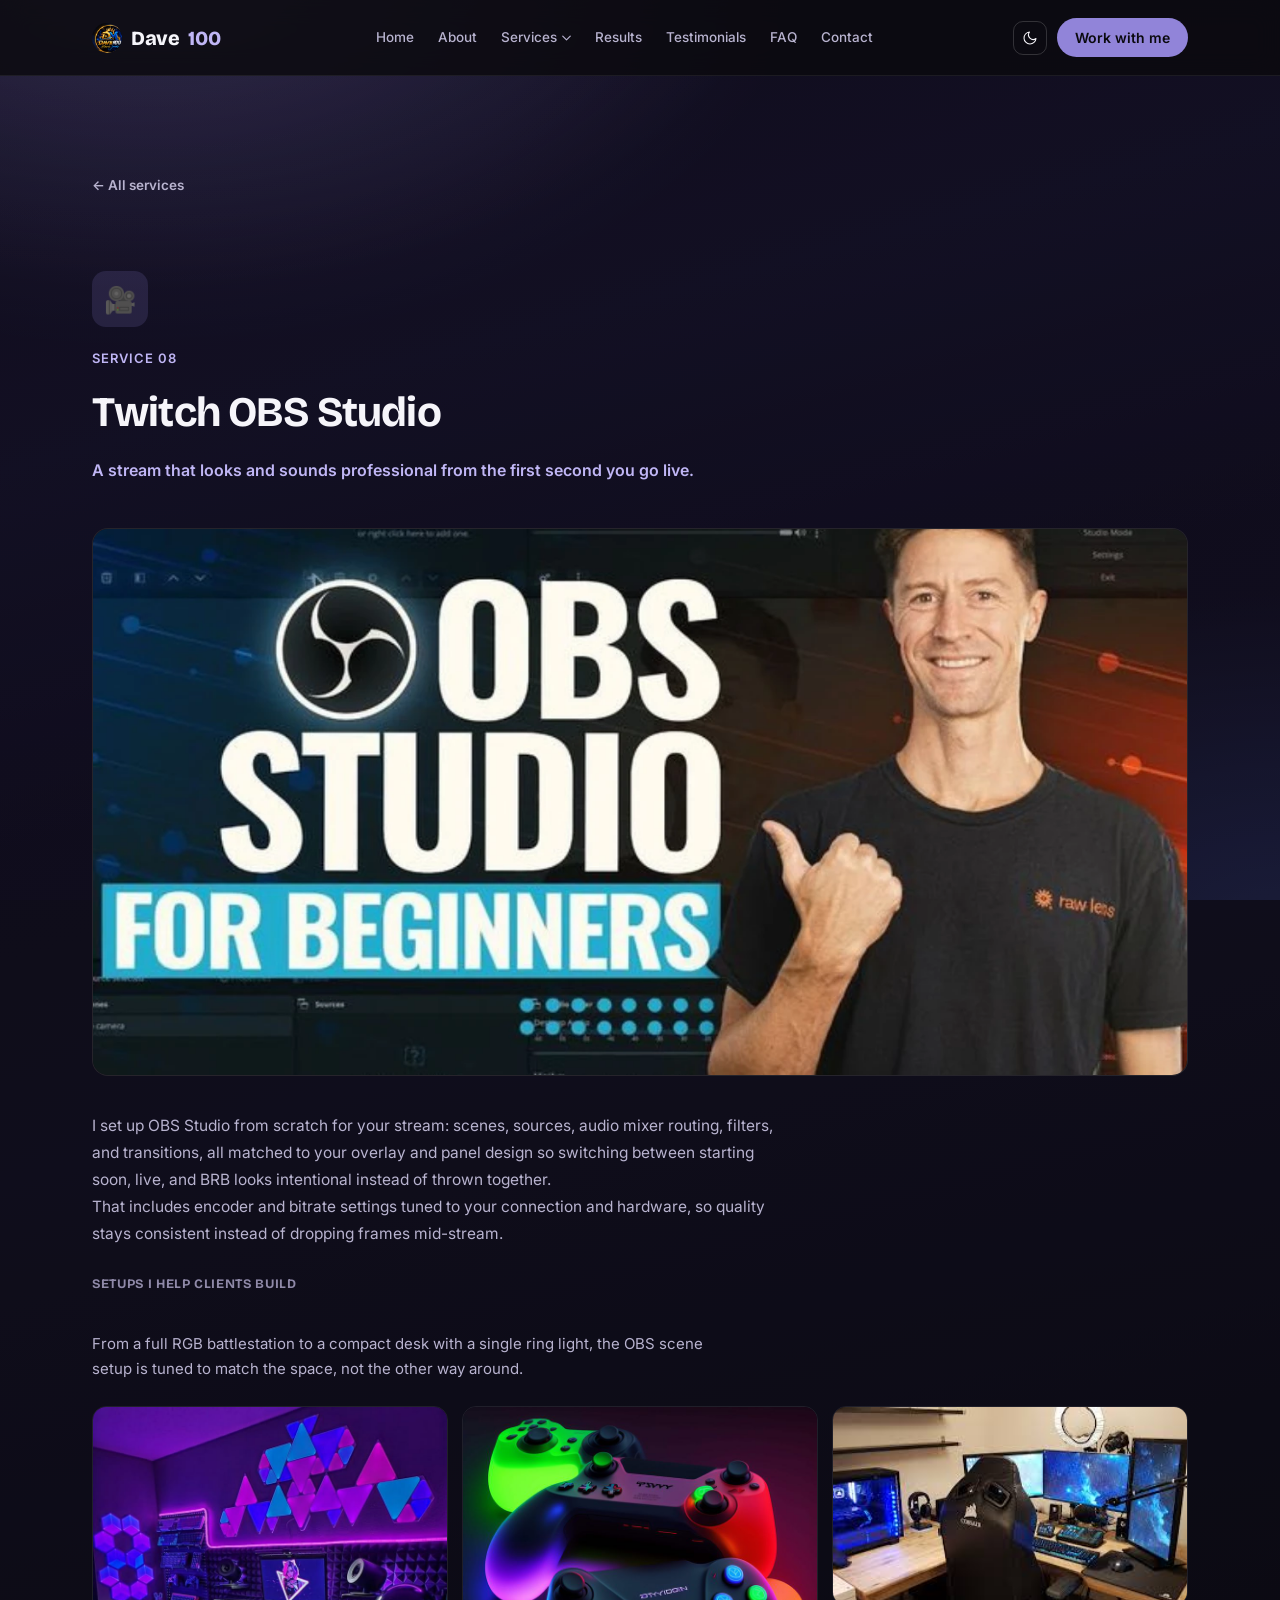
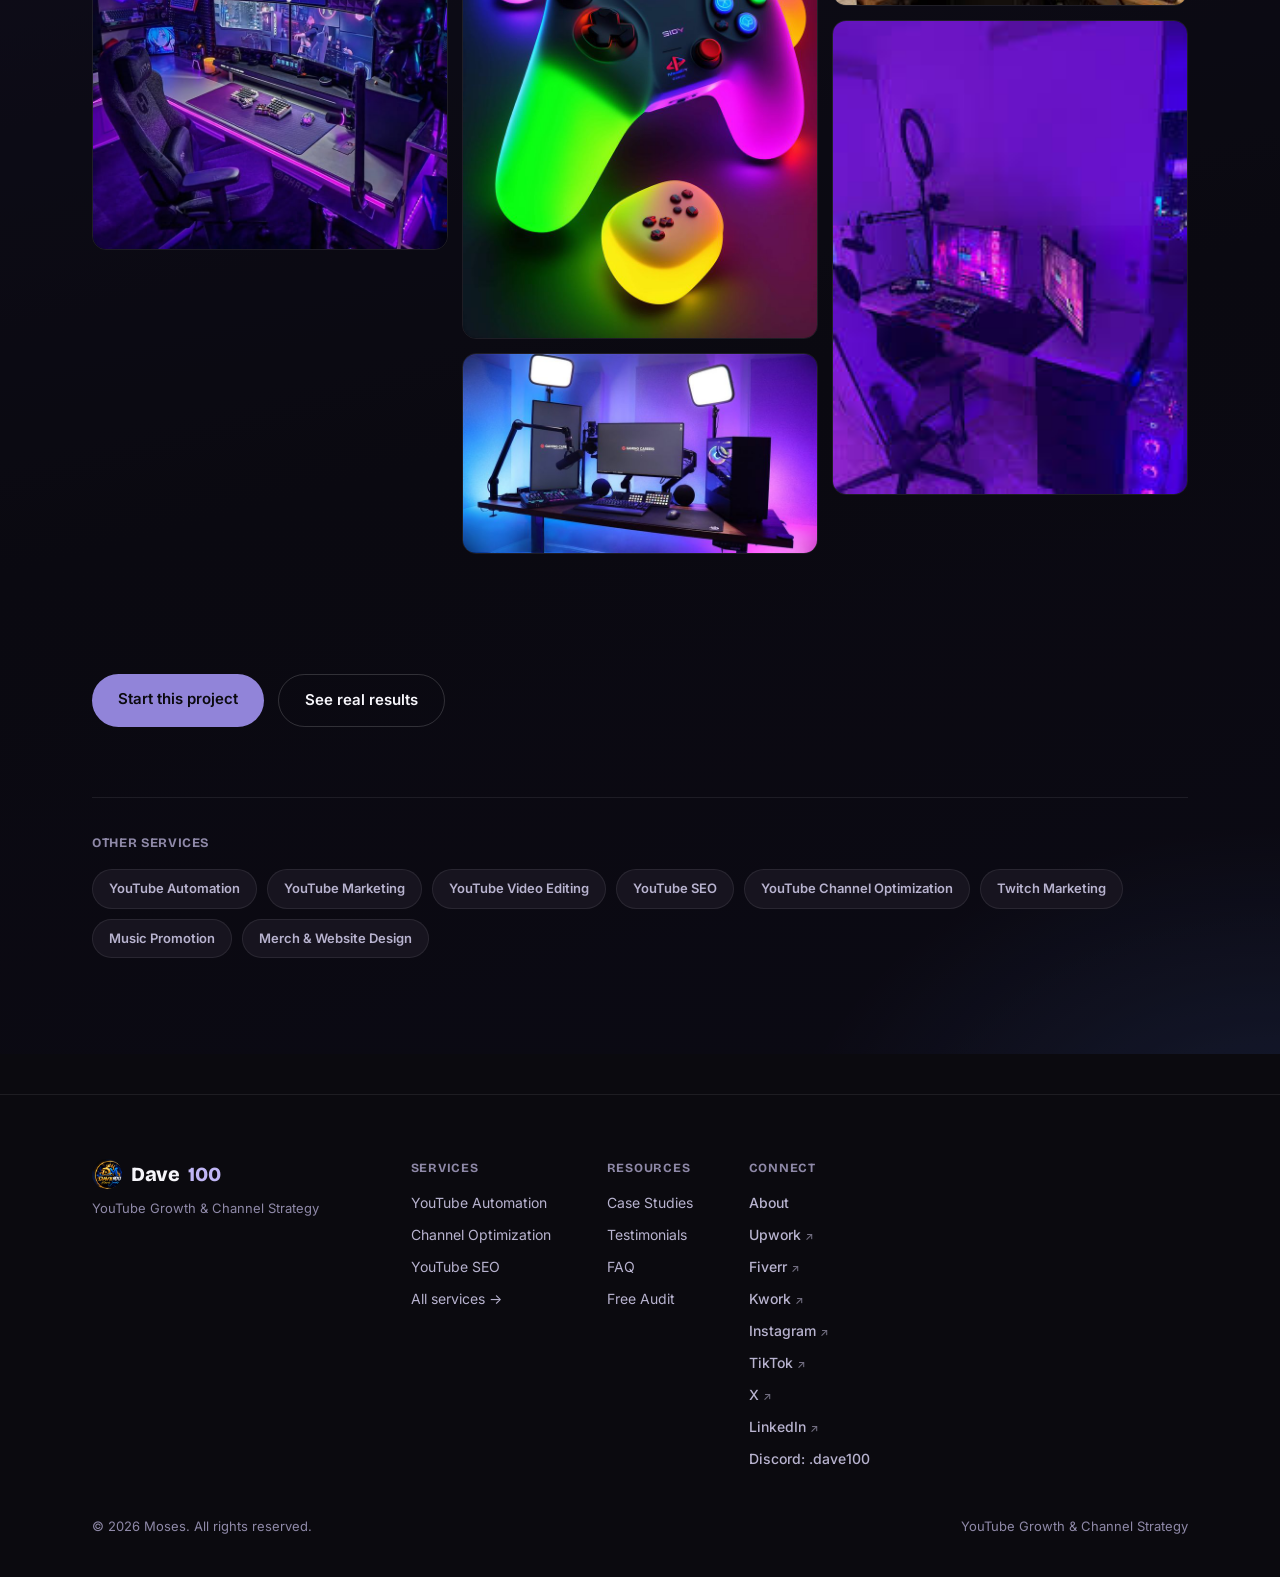
<file: services/obs-studio.html>
<!DOCTYPE html>
<html lang="en">
<head>
<meta charset="UTF-8">
<meta name="viewport" content="width=device-width, initial-scale=1.0">
<title>Twitch OBS Studio | Dave100</title>
<script>
(function(){
  try{
    var t = localStorage.getItem('moses-theme');
    document.documentElement.setAttribute('data-theme', t === 'light' ? 'light' : 'dark');
  }catch(e){}
  try{
    if('scrollRestoration' in history){ history.scrollRestoration = 'manual'; }
    if(!location.hash){ window.scrollTo(0, 0); }
  }catch(e){}
})();
</script>
<link rel="icon" type="image/png" sizes="32x32" href="../images/favicon-32.png">
<link rel="icon" type="image/png" sizes="48x48" href="../images/favicon-48.png">
<link rel="apple-touch-icon" href="../images/favicon-180.png">
<link rel="preconnect" href="https://fonts.googleapis.com">
<link rel="preconnect" href="https://fonts.gstatic.com" crossorigin>
<link href="https://fonts.googleapis.com/css2?family=Bricolage+Grotesque:opsz,wght@12..96,400;12..96,500;12..96,600;12..96,700;12..96,800&family=Inter:wght@400;500;600;700&display=swap" rel="stylesheet">
<link rel="stylesheet" href="../styles.css">
</head>
<body>

<nav>
  <div class="nav-inner">
    <a href="../index.html" class="logo"><img src="../images/logo-badge.png" alt="Dave100 logo" class="logo-icon">Dave<span>100</span></a>
    <div class="nav-links">
      <a href="../index.html">Home</a>
      <a href="../about.html">About</a>
      <div class="nav-dropdown" id="servicesDropdown">
        <button type="button" class="nav-dropdown-trigger" id="servicesDropdownBtn" aria-expanded="false" aria-haspopup="true">
          Services
          <svg class="chevron" viewBox="0 0 12 8" aria-hidden="true"><path d="M1 1.5 6 6.5 11 1.5" stroke="currentColor" stroke-width="1.6" fill="none" stroke-linecap="round" stroke-linejoin="round"/></svg>
        </button>
        <div class="nav-dropdown-panel" id="servicesDropdownPanel" role="menu">
          <a href="../services/automation.html" role="menuitem"><span>01</span>YouTube Automation</a>
          <a href="../services/marketing.html" role="menuitem"><span>02</span>YouTube Marketing</a>
          <a href="../services/editing.html" role="menuitem"><span>03</span>YouTube Video Editing</a>
          <a href="../services/seo.html" role="menuitem"><span>04</span>YouTube SEO</a>
          <a href="../services/optimization.html" role="menuitem"><span>05</span>YouTube Channel Optimization</a>
          <a href="../services/twitch.html" role="menuitem"><span>06</span>Twitch Marketing</a>
          <a href="../services/music.html" role="menuitem"><span>07</span>Music Promotion</a>
          <a href="../services/obs-studio.html" role="menuitem" class="is-current"><span>08</span>Twitch OBS Studio</a>
          <a href="../services/merch.html" role="menuitem"><span>09</span>Merch & Website Design</a>
        </div>
      </div>
      <a href="../index.html#results">Results</a>
      <a href="../index.html#testimonials">Testimonials</a>
      <a href="../index.html#faq">FAQ</a>
      <a href="../index.html#contact">Contact</a>
    </div>
    <div class="nav-right">
      <button type="button" class="nav-hamburger" id="navHamburger" aria-label="Open menu" aria-expanded="false" aria-controls="mobileDrawer">
        <svg viewBox="0 0 24 24" fill="none" aria-hidden="true"><circle cx="4" cy="6" r="1.3" fill="currentColor"/><path d="M9 6h11" stroke="currentColor" stroke-width="1.8" stroke-linecap="round"/><circle cx="4" cy="12" r="1.3" fill="currentColor"/><path d="M9 12h11" stroke="currentColor" stroke-width="1.8" stroke-linecap="round"/><circle cx="4" cy="18" r="1.3" fill="currentColor"/><path d="M9 18h11" stroke="currentColor" stroke-width="1.8" stroke-linecap="round"/></svg>
      </button>
      <button type="button" class="theme-toggle" id="themeToggle" aria-label="Switch to light mode" title="Switch theme">
        <svg class="icon icon-moon" viewBox="0 0 24 24" fill="none" aria-hidden="true"><path d="M21 12.79A9 9 0 1 1 11.21 3a7 7 0 0 0 9.79 9.79Z" stroke="currentColor" stroke-width="1.6" stroke-linecap="round" stroke-linejoin="round"/></svg>
        <svg class="icon icon-sun" viewBox="0 0 24 24" fill="none" aria-hidden="true"><circle cx="12" cy="12" r="4.5" stroke="currentColor" stroke-width="1.6"/><path d="M12 2.5v2.2M12 19.3v2.2M4.6 4.6l1.55 1.55M17.85 17.85l1.55 1.55M2.5 12h2.2M19.3 12h2.2M4.6 19.4l1.55-1.55M17.85 6.15l1.55-1.55" stroke="currentColor" stroke-width="1.6" stroke-linecap="round"/></svg>
      </button>
      <a href="../index.html#contact" class="nav-cta">Work with me</a>
    </div>
  </div>
</nav>

<div class="mobile-drawer-overlay" id="mobileDrawerOverlay" aria-hidden="true"></div>
<aside class="mobile-drawer" id="mobileDrawer" role="dialog" aria-label="Site menu" aria-hidden="true">
  <div class="mobile-drawer-head">
    <div class="logo">Dave<span>100</span></div>
    <button type="button" class="mobile-drawer-close" id="mobileDrawerClose" aria-label="Close menu">
      <svg viewBox="0 0 24 24" fill="none" aria-hidden="true"><path d="M6 6l12 12M18 6 6 18" stroke="currentColor" stroke-width="1.8" stroke-linecap="round"/></svg>
    </button>
  </div>
  <nav class="mobile-drawer-links" aria-label="Mobile site navigation">
    <a href="../index.html">Home</a>
    <a href="../about.html">About</a>

    <div class="mobile-drawer-group" id="drawerServicesGroup">
      <button type="button" class="mobile-drawer-group-trigger" id="drawerServicesTrigger" aria-expanded="false">
        Services
        <svg class="chevron" viewBox="0 0 12 8" aria-hidden="true"><path d="M1 1.5 6 6.5 11 1.5" stroke="currentColor" stroke-width="1.6" fill="none" stroke-linecap="round" stroke-linejoin="round"/></svg>
      </button>
      <div class="mobile-drawer-group-panel">
        <div>
          <div class="mobile-drawer-sublinks">
          <a href="../services/automation.html">YouTube Automation</a>
          <a href="../services/marketing.html">YouTube Marketing</a>
          <a href="../services/editing.html">YouTube Video Editing</a>
          <a href="../services/seo.html">YouTube SEO</a>
          <a href="../services/optimization.html">Channel Optimization</a>
          <a href="../services/twitch.html">Twitch Marketing</a>
          <a href="../services/music.html">Music Promotion</a>
          <a href="../services/obs-studio.html" class="is-current">Twitch OBS Studio</a>
          <a href="../services/merch.html">Merch & Website Design</a>
          </div>
        </div>
      </div>
    </div>


    <div class="mobile-drawer-section-title">Resources</div>
    <a href="../index.html#results">Results</a>
    <a href="../index.html#testimonials">Testimonials</a>
    <a href="../index.html#faq">FAQ</a>
    <a href="../index.html#contact">Contact</a>

    <div class="mobile-drawer-section-title">Connect</div>
          <a href="https://www.upwork.com/freelancers/~0114f103cef5f4c0cb?mp_source=share" target="_blank" rel="noopener noreferrer">Upwork <span class="ext-arrow">↗</span></a>
          <a href="https://www.fiverr.com/daveexpertsolut" target="_blank" rel="noopener noreferrer">Fiverr <span class="ext-arrow">↗</span></a>
          <a href="https://kwork.com/user/dave100" target="_blank" rel="noopener noreferrer">Kwork <span class="ext-arrow">↗</span></a>
          <a href="https://www.instagram.com/dave100expert?igsh=YXFxeG90dHRzeHRy" target="_blank" rel="noopener noreferrer">Instagram <span class="ext-arrow">↗</span></a>
          <a href="https://www.tiktok.com/@dave100pro?_r=1&_t=ZS-98qjq34Yhjo" target="_blank" rel="noopener noreferrer">TikTok <span class="ext-arrow">↗</span></a>
          <a href="https://x.com/mosesmiracle111?s=11" target="_blank" rel="noopener noreferrer">X <span class="ext-arrow">↗</span></a>
          <a href="https://www.linkedin.com/in/james-miracle-34a6613b3?utm_source=share_via&utm_content=profile&utm_medium=member_ios" target="_blank" rel="noopener noreferrer">LinkedIn <span class="ext-arrow">↗</span></a>
          <a class="social-discord" title="Discord username">Discord: .dave100</a>
  </nav>
  <div class="mobile-drawer-foot">
    <a href="../index.html#contact" class="nav-cta">Work with me</a>
  </div>
</aside>

<section class="section service-has-bg-video" id="top">
  <div class="service-bg-video-wrap" aria-hidden="true">
    <video class="service-bg-video" src="../videos/about-page-bg.mp4" autoplay muted loop playsinline preload="metadata"></video>
  </div>
  <div class="wrap">
    <a href="../index.html#services" class="service-back-link reveal">← All services</a>
    <div class="service-detail-hero reveal">
      <div class="service-detail-icon">🎥</div>
      <span class="section-eyebrow">Service 08</span>
      <h1>Twitch OBS Studio</h1>
      <div class="service-detail-outcome">A stream that looks and sounds professional from the first second you go live.</div>
    </div>
    <div class="service-detail-proof reveal">
      <img src="../images/proof-obs-studio-thumb.webp" alt="OBS Studio for Beginners setup walkthrough">
    </div>
    <div class="service-detail-body reveal">
      <p>I set up OBS Studio from scratch for your stream: scenes, sources, audio mixer routing, filters, and transitions, all matched to your overlay and panel design so switching between starting soon, live, and BRB looks intentional instead of thrown together.</p>
      <p>That includes encoder and bitrate settings tuned to your connection and hardware, so quality stays consistent instead of dropping frames mid-stream.</p>
    </div>
    <div class="setup-gallery-title reveal" style="margin-top:28px;">Setups I help clients build</div>
    <div class="overlay-gallery-intro reveal">From a full RGB battlestation to a compact desk with a single ring light, the OBS scene setup is tuned to match the space, not the other way around.</div>
    <div class="setup-gallery reveal">
      <img src="../images/setup-purple-triangle-battlestation.jpg" alt="Purple and pink RGB gaming battlestation with triangle wall panels and triple monitors" loading="lazy">
      <img src="../images/controller-rgb-glow-trio.jpg" alt="Three glowing RGB game controllers, rainbow lighting" loading="lazy">
      <img src="../images/setup-gaming-careers-studio.jpg" alt="Gaming Careers branded streaming studio with dual ring lights and boom mic" loading="lazy">
      <img src="../images/setup-blue-corsair-triple-monitor.jpg" alt="Blue-lit triple monitor streaming setup with Corsair gaming chair" loading="lazy">
      <img src="../images/setup-purple-ring-light-compact.jpg" alt="Compact purple-lit streaming desk with ring light and microphone" loading="lazy">
    </div>

    <div class="service-modal-tools-title reveal" style="margin-top:28px;">Tools I use</div>
    <div class="service-modal-tools-list reveal">
        <span>OBS Studio</span>
        <span>StreamElements</span>
        <span>Audio mixer routing</span>
        <span>Scene transitions</span>
    </div>

    <div class="service-detail-ctas reveal">
      <a href="../index.html#contact" class="btn-primary">Start this project</a>
      <a href="../index.html#results" class="btn-secondary">See real results</a>
    </div>

    <div class="other-services reveal">
      <div class="other-services-title">Other services</div>
      <div class="other-services-list">
        <a href="automation.html">YouTube Automation</a>
        <a href="marketing.html">YouTube Marketing</a>
        <a href="editing.html">YouTube Video Editing</a>
        <a href="seo.html">YouTube SEO</a>
        <a href="optimization.html">YouTube Channel Optimization</a>
        <a href="twitch.html">Twitch Marketing</a>
        <a href="music.html">Music Promotion</a>
        <a href="merch.html">Merch & Website Design</a>
      </div>
    </div>
  </div>
</section>

<footer>
  <div class="wrap">
    <div class="footer-inner">
      <div class="footer-brand">
        <div class="logo"><img src="../images/logo-badge.png" alt="Dave100 logo" class="logo-icon">Dave<span>100</span></div>
        <p class="footer-tagline">YouTube Growth &amp; Channel Strategy</p>
      </div>
      <div class="footer-col-group">
        <div class="footer-col">
          <div class="footer-col-title">Services</div>
          <div class="footer-links">
            <a href="../services/automation.html">YouTube Automation</a>
            <a href="../services/optimization.html">Channel Optimization</a>
            <a href="../services/seo.html">YouTube SEO</a>
            <a href="../index.html#services">All services →</a>
          </div>
        </div>
        <div class="footer-col">
          <div class="footer-col-title">Resources</div>
          <div class="footer-links">
            <a href="../index.html#results">Case Studies</a>
            <a href="../index.html#testimonials">Testimonials</a>
            <a href="../index.html#faq">FAQ</a>
            <a href="../index.html#contact">Free Audit</a>
          </div>
        </div>
        <div class="footer-col">
          <div class="footer-col-title">Connect</div>
          <div class="footer-social">
            <a href="../about.html">About</a>
            <a href="https://www.upwork.com/freelancers/~0114f103cef5f4c0cb?mp_source=share" target="_blank" rel="noopener noreferrer">Upwork <span class="ext-arrow">↗</span></a>
            <a href="https://www.fiverr.com/daveexpertsolut" target="_blank" rel="noopener noreferrer">Fiverr <span class="ext-arrow">↗</span></a>
          <a href="https://kwork.com/user/dave100" target="_blank" rel="noopener noreferrer">Kwork <span class="ext-arrow">↗</span></a>
            <a href="https://www.instagram.com/dave100expert?igsh=YXFxeG90dHRzeHRy" target="_blank" rel="noopener noreferrer">Instagram <span class="ext-arrow">↗</span></a>
            <a href="https://www.tiktok.com/@dave100pro?_r=1&_t=ZS-98qjq34Yhjo" target="_blank" rel="noopener noreferrer">TikTok <span class="ext-arrow">↗</span></a>
            <a href="https://x.com/mosesmiracle111?s=11" target="_blank" rel="noopener noreferrer">X <span class="ext-arrow">↗</span></a>
            <a href="https://www.linkedin.com/in/james-miracle-34a6613b3?utm_source=share_via&utm_content=profile&utm_medium=member_ios" target="_blank" rel="noopener noreferrer">LinkedIn <span class="ext-arrow">↗</span></a>
          <a class="social-discord" title="Discord username">Discord: .dave100</a>
          </div>
        </div>
      </div>
    </div>
    <div class="footer-bottom">
      <span>© 2026 Moses. All rights reserved.</span>
      <span>YouTube Growth &amp; Channel Strategy</span>
    </div>
  </div>
</footer>

<div class="cursor-ring" id="cursorRing" aria-hidden="true"></div>
<div class="cursor-dot" id="cursorDot" aria-hidden="true"></div>

<!--Start of Tawk.to Script-->
<script type="text/javascript">
var Tawk_API=Tawk_API||{}, Tawk_LoadStart=new Date();
(function(){
var s1=document.createElement("script"),s0=document.getElementsByTagName("script")[0];
s1.async=true;
s1.src='https://embed.tawk.to/6a823860d009381d496a9891/1k06aofo2';
s1.charset='UTF-8';
s1.setAttribute('crossorigin','*');
s0.parentNode.insertBefore(s1,s0);
})();
</script>
<!--End of Tawk.to Script-->

<script src="../script.js"></script>
</body>
</html>
</file>
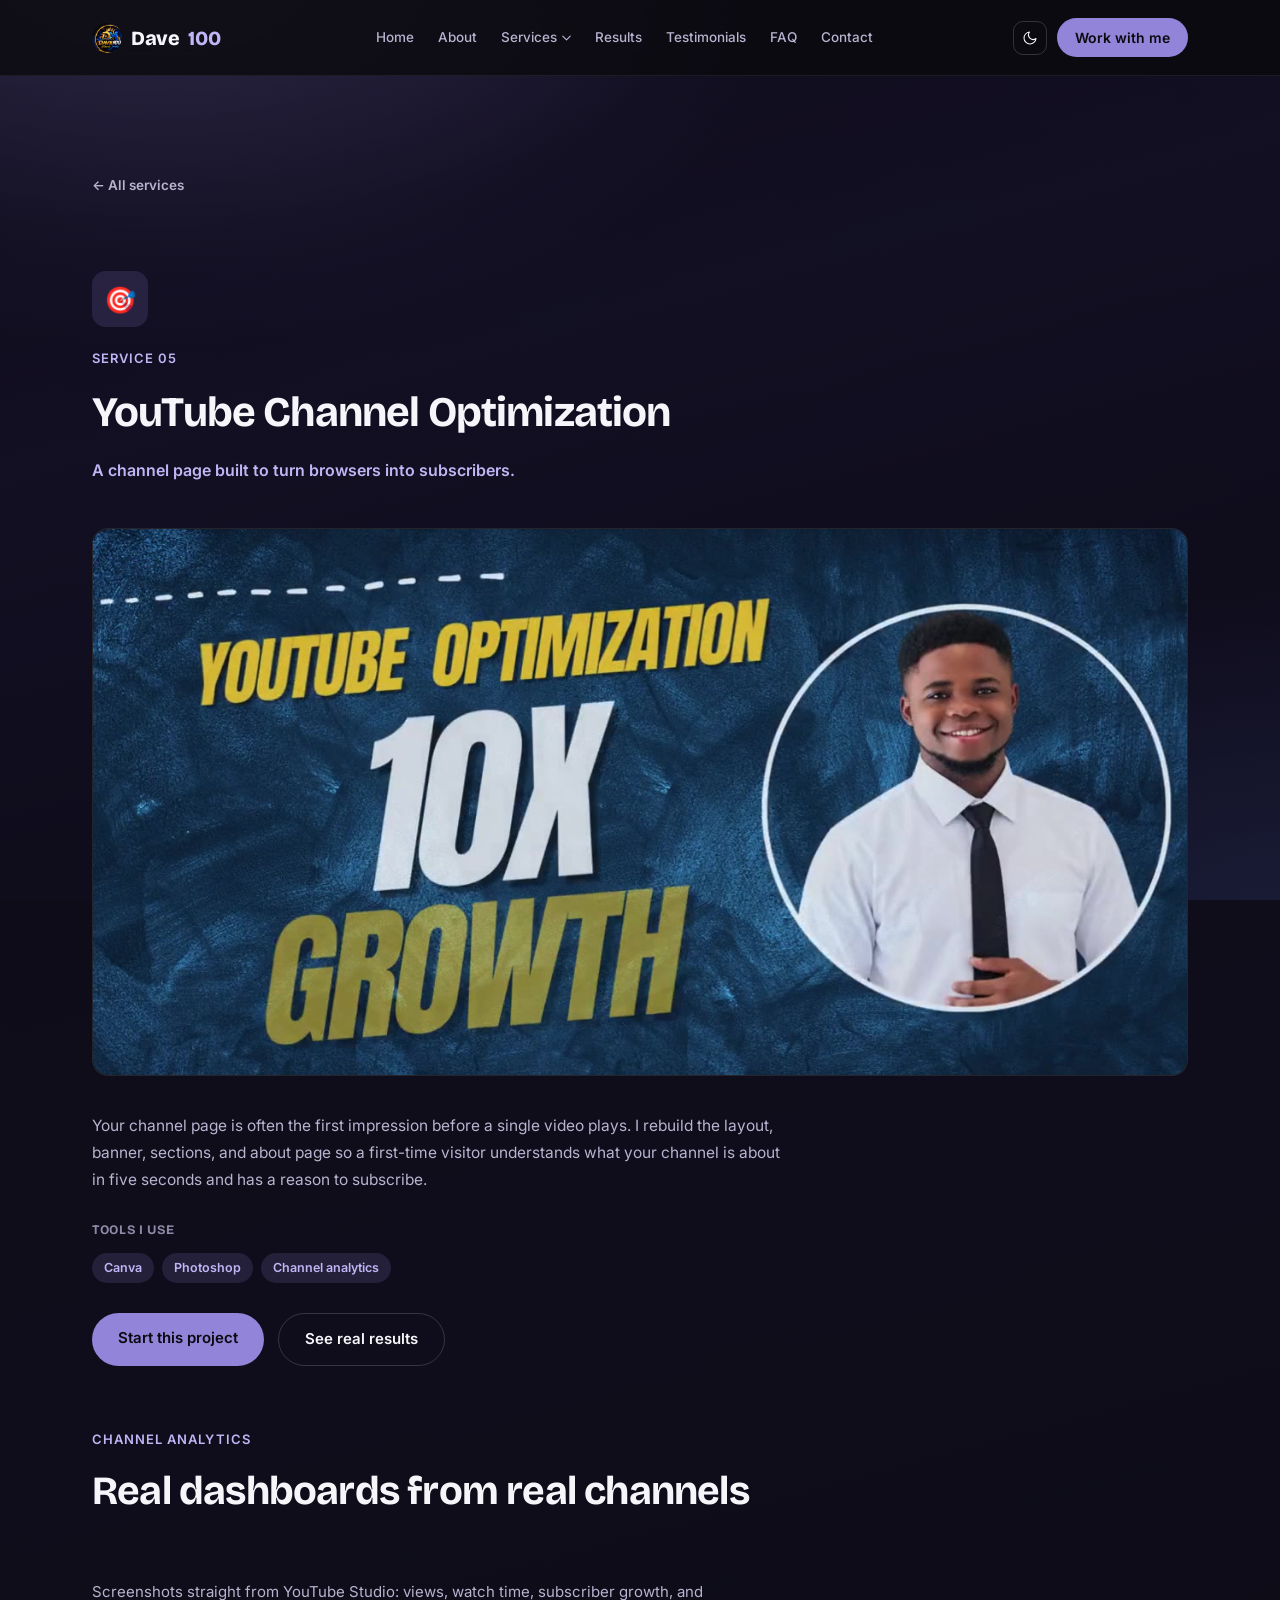
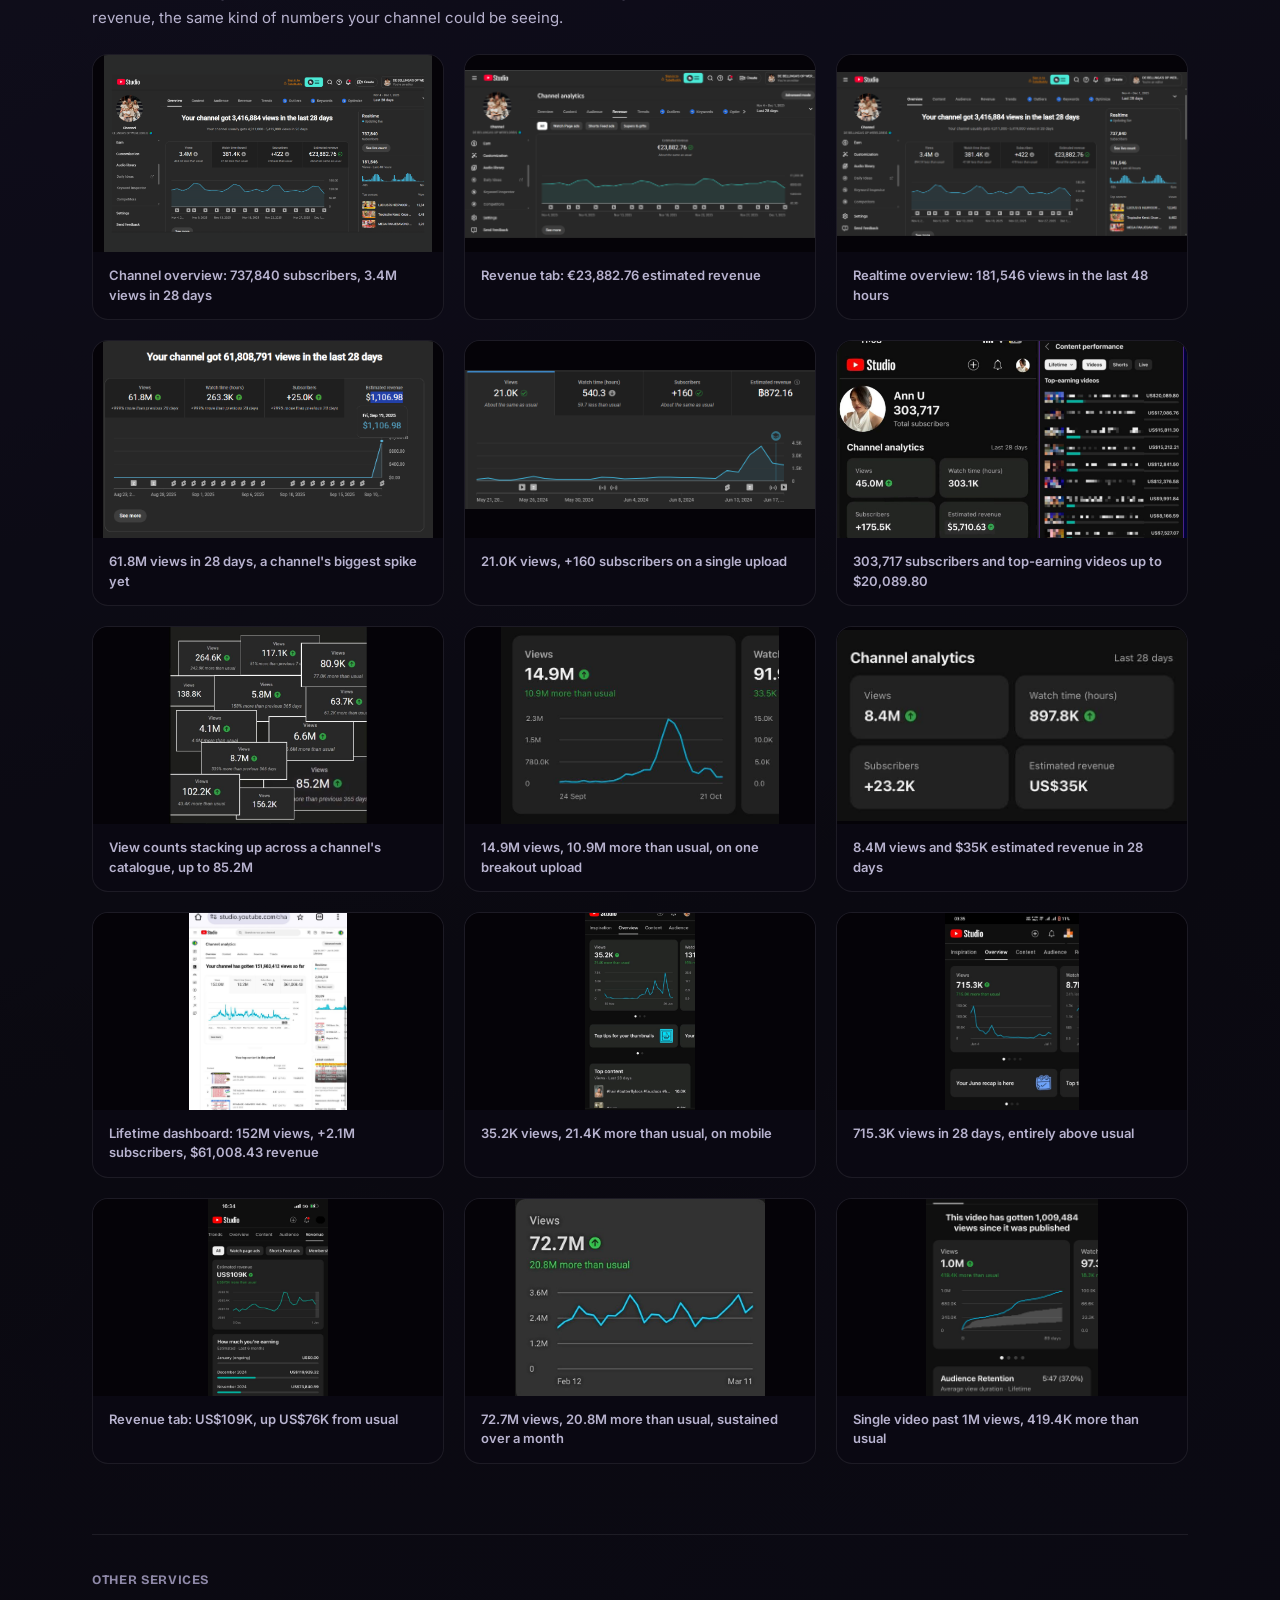
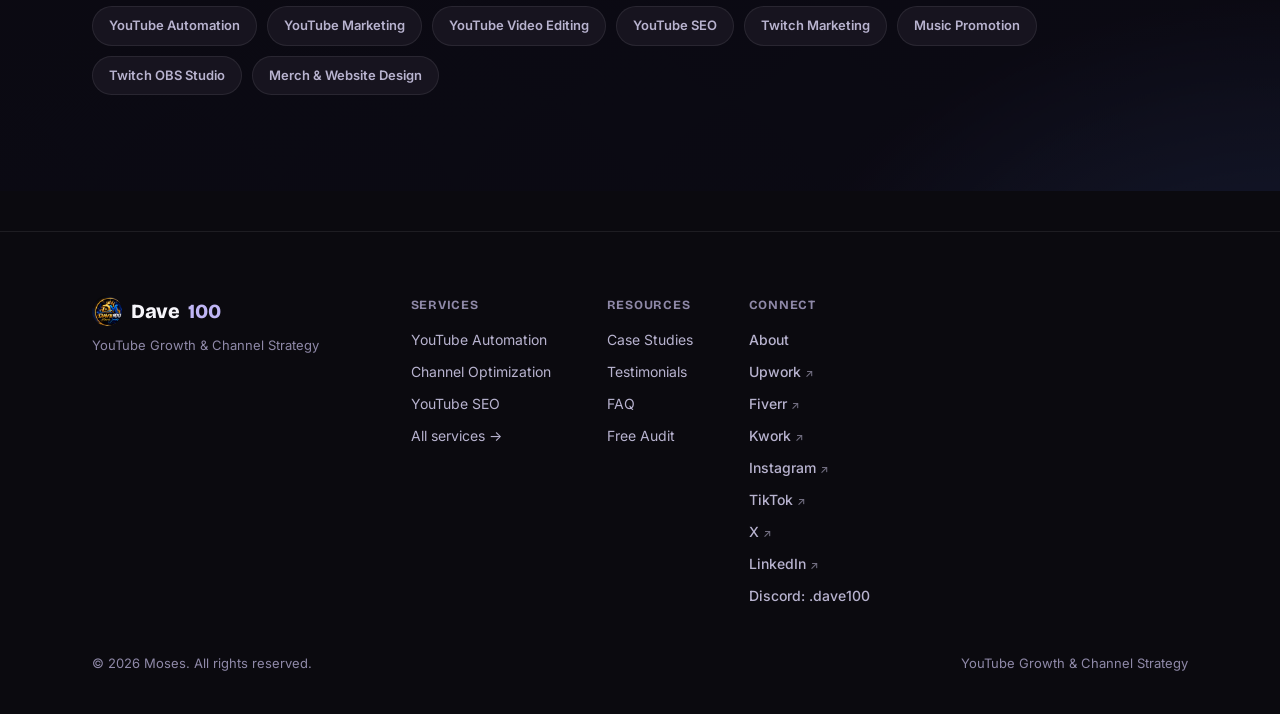
<file: services/optimization.html>
<!DOCTYPE html>
<html lang="en">
<head>
<meta charset="UTF-8">
<meta name="viewport" content="width=device-width, initial-scale=1.0">
<title>YouTube Channel Optimization | Dave100</title>
<script>
(function(){
  try{
    var t = localStorage.getItem('moses-theme');
    document.documentElement.setAttribute('data-theme', t === 'light' ? 'light' : 'dark');
  }catch(e){}
  try{
    if('scrollRestoration' in history){ history.scrollRestoration = 'manual'; }
    if(!location.hash){ window.scrollTo(0, 0); }
  }catch(e){}
})();
</script>
<link rel="icon" type="image/png" sizes="32x32" href="../images/favicon-32.png">
<link rel="icon" type="image/png" sizes="48x48" href="../images/favicon-48.png">
<link rel="apple-touch-icon" href="../images/favicon-180.png">
<link rel="preconnect" href="https://fonts.googleapis.com">
<link rel="preconnect" href="https://fonts.gstatic.com" crossorigin>
<link href="https://fonts.googleapis.com/css2?family=Bricolage+Grotesque:opsz,wght@12..96,400;12..96,500;12..96,600;12..96,700;12..96,800&family=Inter:wght@400;500;600;700&display=swap" rel="stylesheet">
<link rel="stylesheet" href="../styles.css">
</head>
<body>

<nav>
  <div class="nav-inner">
    <a href="../index.html" class="logo"><img src="../images/logo-badge.png" alt="Dave100 logo" class="logo-icon">Dave<span>100</span></a>
    <div class="nav-links">
      <a href="../index.html">Home</a>
      <a href="../about.html">About</a>
      <div class="nav-dropdown" id="servicesDropdown">
        <button type="button" class="nav-dropdown-trigger" id="servicesDropdownBtn" aria-expanded="false" aria-haspopup="true">
          Services
          <svg class="chevron" viewBox="0 0 12 8" aria-hidden="true"><path d="M1 1.5 6 6.5 11 1.5" stroke="currentColor" stroke-width="1.6" fill="none" stroke-linecap="round" stroke-linejoin="round"/></svg>
        </button>
        <div class="nav-dropdown-panel" id="servicesDropdownPanel" role="menu">
          <a href="../services/automation.html" role="menuitem"><span>01</span>YouTube Automation</a>
          <a href="../services/marketing.html" role="menuitem"><span>02</span>YouTube Marketing</a>
          <a href="../services/editing.html" role="menuitem"><span>03</span>YouTube Video Editing</a>
          <a href="../services/seo.html" role="menuitem"><span>04</span>YouTube SEO</a>
          <a href="../services/optimization.html" role="menuitem" class="is-current"><span>05</span>YouTube Channel Optimization</a>
          <a href="../services/twitch.html" role="menuitem"><span>06</span>Twitch Marketing</a>
          <a href="../services/music.html" role="menuitem"><span>07</span>Music Promotion</a>
          <a href="../services/obs-studio.html" role="menuitem"><span>08</span>Twitch OBS Studio</a>
          <a href="../services/merch.html" role="menuitem"><span>09</span>Merch & Website Design</a>
        </div>
      </div>
      <a href="../index.html#results">Results</a>
      <a href="../index.html#testimonials">Testimonials</a>
      <a href="../index.html#faq">FAQ</a>
      <a href="../index.html#contact">Contact</a>
    </div>
    <div class="nav-right">
      <button type="button" class="nav-hamburger" id="navHamburger" aria-label="Open menu" aria-expanded="false" aria-controls="mobileDrawer">
        <svg viewBox="0 0 24 24" fill="none" aria-hidden="true"><circle cx="4" cy="6" r="1.3" fill="currentColor"/><path d="M9 6h11" stroke="currentColor" stroke-width="1.8" stroke-linecap="round"/><circle cx="4" cy="12" r="1.3" fill="currentColor"/><path d="M9 12h11" stroke="currentColor" stroke-width="1.8" stroke-linecap="round"/><circle cx="4" cy="18" r="1.3" fill="currentColor"/><path d="M9 18h11" stroke="currentColor" stroke-width="1.8" stroke-linecap="round"/></svg>
      </button>
      <button type="button" class="theme-toggle" id="themeToggle" aria-label="Switch to light mode" title="Switch theme">
        <svg class="icon icon-moon" viewBox="0 0 24 24" fill="none" aria-hidden="true"><path d="M21 12.79A9 9 0 1 1 11.21 3a7 7 0 0 0 9.79 9.79Z" stroke="currentColor" stroke-width="1.6" stroke-linecap="round" stroke-linejoin="round"/></svg>
        <svg class="icon icon-sun" viewBox="0 0 24 24" fill="none" aria-hidden="true"><circle cx="12" cy="12" r="4.5" stroke="currentColor" stroke-width="1.6"/><path d="M12 2.5v2.2M12 19.3v2.2M4.6 4.6l1.55 1.55M17.85 17.85l1.55 1.55M2.5 12h2.2M19.3 12h2.2M4.6 19.4l1.55-1.55M17.85 6.15l1.55-1.55" stroke="currentColor" stroke-width="1.6" stroke-linecap="round"/></svg>
      </button>
      <a href="../index.html#contact" class="nav-cta">Work with me</a>
    </div>
  </div>
</nav>

<div class="mobile-drawer-overlay" id="mobileDrawerOverlay" aria-hidden="true"></div>
<aside class="mobile-drawer" id="mobileDrawer" role="dialog" aria-label="Site menu" aria-hidden="true">
  <div class="mobile-drawer-head">
    <div class="logo">Dave<span>100</span></div>
    <button type="button" class="mobile-drawer-close" id="mobileDrawerClose" aria-label="Close menu">
      <svg viewBox="0 0 24 24" fill="none" aria-hidden="true"><path d="M6 6l12 12M18 6 6 18" stroke="currentColor" stroke-width="1.8" stroke-linecap="round"/></svg>
    </button>
  </div>
  <nav class="mobile-drawer-links" aria-label="Mobile site navigation">
    <a href="../index.html">Home</a>
    <a href="../about.html">About</a>

    <div class="mobile-drawer-group" id="drawerServicesGroup">
      <button type="button" class="mobile-drawer-group-trigger" id="drawerServicesTrigger" aria-expanded="false">
        Services
        <svg class="chevron" viewBox="0 0 12 8" aria-hidden="true"><path d="M1 1.5 6 6.5 11 1.5" stroke="currentColor" stroke-width="1.6" fill="none" stroke-linecap="round" stroke-linejoin="round"/></svg>
      </button>
      <div class="mobile-drawer-group-panel">
        <div>
          <div class="mobile-drawer-sublinks">
          <a href="../services/automation.html">YouTube Automation</a>
          <a href="../services/marketing.html">YouTube Marketing</a>
          <a href="../services/editing.html">YouTube Video Editing</a>
          <a href="../services/seo.html">YouTube SEO</a>
          <a href="../services/optimization.html" class="is-current">Channel Optimization</a>
          <a href="../services/twitch.html">Twitch Marketing</a>
          <a href="../services/music.html">Music Promotion</a>
          <a href="../services/obs-studio.html">Twitch OBS Studio</a>
          <a href="../services/merch.html">Merch & Website Design</a>
          </div>
        </div>
      </div>
    </div>


    <div class="mobile-drawer-section-title">Resources</div>
    <a href="../index.html#results">Results</a>
    <a href="../index.html#testimonials">Testimonials</a>
    <a href="../index.html#faq">FAQ</a>
    <a href="../index.html#contact">Contact</a>

    <div class="mobile-drawer-section-title">Connect</div>
          <a href="https://www.upwork.com/freelancers/~0114f103cef5f4c0cb?mp_source=share" target="_blank" rel="noopener noreferrer">Upwork <span class="ext-arrow">↗</span></a>
          <a href="https://www.fiverr.com/daveexpertsolut" target="_blank" rel="noopener noreferrer">Fiverr <span class="ext-arrow">↗</span></a>
          <a href="https://kwork.com/user/dave100" target="_blank" rel="noopener noreferrer">Kwork <span class="ext-arrow">↗</span></a>
          <a href="https://www.instagram.com/dave100expert?igsh=YXFxeG90dHRzeHRy" target="_blank" rel="noopener noreferrer">Instagram <span class="ext-arrow">↗</span></a>
          <a href="https://www.tiktok.com/@dave100pro?_r=1&_t=ZS-98qjq34Yhjo" target="_blank" rel="noopener noreferrer">TikTok <span class="ext-arrow">↗</span></a>
          <a href="https://x.com/mosesmiracle111?s=11" target="_blank" rel="noopener noreferrer">X <span class="ext-arrow">↗</span></a>
          <a href="https://www.linkedin.com/in/james-miracle-34a6613b3?utm_source=share_via&utm_content=profile&utm_medium=member_ios" target="_blank" rel="noopener noreferrer">LinkedIn <span class="ext-arrow">↗</span></a>
          <a class="social-discord" title="Discord username">Discord: .dave100</a>
  </nav>
  <div class="mobile-drawer-foot">
    <a href="../index.html#contact" class="nav-cta">Work with me</a>
  </div>
</aside>

<section class="section service-has-bg-video" id="top">
  <div class="service-bg-video-wrap" aria-hidden="true">
    <video class="service-bg-video" src="../videos/about-page-bg.mp4" autoplay muted loop playsinline preload="metadata"></video>
  </div>
  <div class="wrap">
    <a href="../index.html#services" class="service-back-link reveal">← All services</a>
    <div class="service-detail-hero reveal">
      <div class="service-detail-icon">🎯</div>
      <span class="section-eyebrow">Service 05</span>
      <h1>YouTube Channel Optimization</h1>
      <div class="service-detail-outcome">A channel page built to turn browsers into subscribers.</div>
    </div>
    <div class="service-detail-proof reveal">
      <video src="../videos/promo-optimization.mp4" poster="../images/poster-promo-optimization.jpg" autoplay muted loop playsinline preload="metadata" aria-label="YouTube Optimization 10X Growth promo graphic"></video>
    </div>
    <div class="service-detail-body reveal">
      <p>Your channel page is often the first impression before a single video plays. I rebuild the layout, banner, sections, and about page so a first-time visitor understands what your channel is about in five seconds and has a reason to subscribe.</p>
    </div>
    <div class="service-modal-tools-title reveal" style="margin-top:28px;">Tools I use</div>
    <div class="service-modal-tools-list reveal">
        <span>Canva</span>
        <span>Photoshop</span>
        <span>Channel analytics</span>
    </div>

    <div class="service-detail-ctas reveal">
      <a href="../index.html#contact" class="btn-primary">Start this project</a>
      <a href="../index.html#results" class="btn-secondary">See real results</a>
    </div>

    <div class="page-hero reveal" style="margin-top:64px;padding-top:0;">
      <span class="section-eyebrow">Channel Analytics</span>
      <h2>Real dashboards from real channels</h2>
    </div>
    <div class="overlay-gallery-intro">
      Screenshots straight from YouTube Studio: views, watch time, subscriber growth, and revenue, the same kind of numbers your channel could be seeing.
    </div>
    <div class="overlay-gallery">
      <div class="overlay-card">
        <div class="overlay-card-media"><img src="../images/proof-channel-dashboard.png" alt="Channel overview: 737,840 subscribers, 3.4M views in 28 days" loading="lazy"></div>
        <div class="overlay-card-label">Channel overview: 737,840 subscribers, 3.4M views in 28 days</div>
      </div>
      <div class="overlay-card">
        <div class="overlay-card-media"><img src="../images/analytics-revenue-chart.webp" alt="Revenue tab: €23,882.76 estimated revenue" loading="lazy"></div>
        <div class="overlay-card-label">Revenue tab: €23,882.76 estimated revenue</div>
      </div>
      <div class="overlay-card">
        <div class="overlay-card-media"><img src="../images/analytics-overview-realtime.webp" alt="Realtime overview: 181,546 views in the last 48 hours" loading="lazy"></div>
        <div class="overlay-card-label">Realtime overview: 181,546 views in the last 48 hours</div>
      </div>
      <div class="overlay-card">
        <div class="overlay-card-media"><img src="../images/analytics-views-spike.webp" alt="61.8M views in 28 days, a channel's biggest spike yet" loading="lazy"></div>
        <div class="overlay-card-label">61.8M views in 28 days, a channel's biggest spike yet</div>
      </div>
      <div class="overlay-card">
        <div class="overlay-card-media"><img src="../images/analytics-small-widget.webp" alt="21.0K views, +160 subscribers on a single upload" loading="lazy"></div>
        <div class="overlay-card-label">21.0K views, +160 subscribers on a single upload</div>
      </div>
      <div class="overlay-card">
        <div class="overlay-card-media"><img src="../images/analytics-ann-u-earnings.png" alt="303,717 subscribers and top-earning videos up to $20,089.80" loading="lazy"></div>
        <div class="overlay-card-label">303,717 subscribers and top-earning videos up to $20,089.80</div>
      </div>
      <div class="overlay-card">
        <div class="overlay-card-media"><img src="../images/analytics-views-cards-collage.jpg" alt="View counts stacking up across a channel's catalogue, up to 85.2M" loading="lazy"></div>
        <div class="overlay-card-label">View counts stacking up across a channel's catalogue, up to 85.2M</div>
      </div>
      <div class="overlay-card">
        <div class="overlay-card-media"><img src="../images/analytics-spike-14-9m.jpg" alt="14.9M views, 10.9M more than usual, on one breakout upload" loading="lazy"></div>
        <div class="overlay-card-label">14.9M views, 10.9M more than usual, on one breakout upload</div>
      </div>
      <div class="overlay-card">
        <div class="overlay-card-media"><img src="../images/analytics-widget-8-4m.jpg" alt="8.4M views and $35K estimated revenue in 28 days" loading="lazy"></div>
        <div class="overlay-card-label">8.4M views and $35K estimated revenue in 28 days</div>
      </div>
      <div class="overlay-card">
        <div class="overlay-card-media"><img src="../images/analytics-full-dashboard-152m.jpg" alt="Lifetime dashboard: 152M views, +2.1M subscribers, $61,008.43 revenue" loading="lazy"></div>
        <div class="overlay-card-label">Lifetime dashboard: 152M views, +2.1M subscribers, $61,008.43 revenue</div>
      </div>
      <div class="overlay-card">
        <div class="overlay-card-media"><img src="../images/analytics-mobile-35k-views.jpg" alt="35.2K views, 21.4K more than usual, on mobile" loading="lazy"></div>
        <div class="overlay-card-label">35.2K views, 21.4K more than usual, on mobile</div>
      </div>
      <div class="overlay-card">
        <div class="overlay-card-media"><img src="../images/analytics-mobile-715k-views.jpg" alt="715.3K views in 28 days, entirely above usual" loading="lazy"></div>
        <div class="overlay-card-label">715.3K views in 28 days, entirely above usual</div>
      </div>
      <div class="overlay-card">
        <div class="overlay-card-media"><img src="../images/analytics-revenue-109k.jpg" alt="Revenue tab: US$109K, up US$76K from usual" loading="lazy"></div>
        <div class="overlay-card-label">Revenue tab: US$109K, up US$76K from usual</div>
      </div>
      <div class="overlay-card">
        <div class="overlay-card-media"><img src="../images/analytics-spike-72-7m.jpg" alt="72.7M views, 20.8M more than usual, sustained over a month" loading="lazy"></div>
        <div class="overlay-card-label">72.7M views, 20.8M more than usual, sustained over a month</div>
      </div>
      <div class="overlay-card">
        <div class="overlay-card-media"><img src="../images/analytics-video-1m-views.jpg" alt="Single video past 1M views, 419.4K more than usual" loading="lazy"></div>
        <div class="overlay-card-label">Single video past 1M views, 419.4K more than usual</div>
      </div>
    </div>
    <div class="other-services reveal">
      <div class="other-services-title">Other services</div>
      <div class="other-services-list">
        <a href="automation.html">YouTube Automation</a>
        <a href="marketing.html">YouTube Marketing</a>
        <a href="editing.html">YouTube Video Editing</a>
        <a href="seo.html">YouTube SEO</a>
        <a href="twitch.html">Twitch Marketing</a>
        <a href="music.html">Music Promotion</a>
        <a href="obs-studio.html">Twitch OBS Studio</a>
        <a href="merch.html">Merch & Website Design</a>
      </div>
    </div>
  </div>
</section>

<footer>
  <div class="wrap">
    <div class="footer-inner">
      <div class="footer-brand">
        <div class="logo"><img src="../images/logo-badge.png" alt="Dave100 logo" class="logo-icon">Dave<span>100</span></div>
        <p class="footer-tagline">YouTube Growth &amp; Channel Strategy</p>
      </div>
      <div class="footer-col-group">
        <div class="footer-col">
          <div class="footer-col-title">Services</div>
          <div class="footer-links">
            <a href="../services/automation.html">YouTube Automation</a>
            <a href="../services/optimization.html">Channel Optimization</a>
            <a href="../services/seo.html">YouTube SEO</a>
            <a href="../index.html#services">All services →</a>
          </div>
        </div>
        <div class="footer-col">
          <div class="footer-col-title">Resources</div>
          <div class="footer-links">
            <a href="../index.html#results">Case Studies</a>
            <a href="../index.html#testimonials">Testimonials</a>
            <a href="../index.html#faq">FAQ</a>
            <a href="../index.html#contact">Free Audit</a>
          </div>
        </div>
        <div class="footer-col">
          <div class="footer-col-title">Connect</div>
          <div class="footer-social">
            <a href="../about.html">About</a>
            <a href="https://www.upwork.com/freelancers/~0114f103cef5f4c0cb?mp_source=share" target="_blank" rel="noopener noreferrer">Upwork <span class="ext-arrow">↗</span></a>
            <a href="https://www.fiverr.com/daveexpertsolut" target="_blank" rel="noopener noreferrer">Fiverr <span class="ext-arrow">↗</span></a>
          <a href="https://kwork.com/user/dave100" target="_blank" rel="noopener noreferrer">Kwork <span class="ext-arrow">↗</span></a>
            <a href="https://www.instagram.com/dave100expert?igsh=YXFxeG90dHRzeHRy" target="_blank" rel="noopener noreferrer">Instagram <span class="ext-arrow">↗</span></a>
            <a href="https://www.tiktok.com/@dave100pro?_r=1&_t=ZS-98qjq34Yhjo" target="_blank" rel="noopener noreferrer">TikTok <span class="ext-arrow">↗</span></a>
            <a href="https://x.com/mosesmiracle111?s=11" target="_blank" rel="noopener noreferrer">X <span class="ext-arrow">↗</span></a>
            <a href="https://www.linkedin.com/in/james-miracle-34a6613b3?utm_source=share_via&utm_content=profile&utm_medium=member_ios" target="_blank" rel="noopener noreferrer">LinkedIn <span class="ext-arrow">↗</span></a>
          <a class="social-discord" title="Discord username">Discord: .dave100</a>
          </div>
        </div>
      </div>
    </div>
    <div class="footer-bottom">
      <span>© 2026 Moses. All rights reserved.</span>
      <span>YouTube Growth &amp; Channel Strategy</span>
    </div>
  </div>
</footer>

<div class="cursor-ring" id="cursorRing" aria-hidden="true"></div>
<div class="cursor-dot" id="cursorDot" aria-hidden="true"></div>

<!--Start of Tawk.to Script-->
<script type="text/javascript">
var Tawk_API=Tawk_API||{}, Tawk_LoadStart=new Date();
(function(){
var s1=document.createElement("script"),s0=document.getElementsByTagName("script")[0];
s1.async=true;
s1.src='https://embed.tawk.to/6a823860d009381d496a9891/1k06aofo2';
s1.charset='UTF-8';
s1.setAttribute('crossorigin','*');
s0.parentNode.insertBefore(s1,s0);
})();
</script>
<!--End of Tawk.to Script-->

<script src="../script.js"></script>
</body>
</html>
</file>
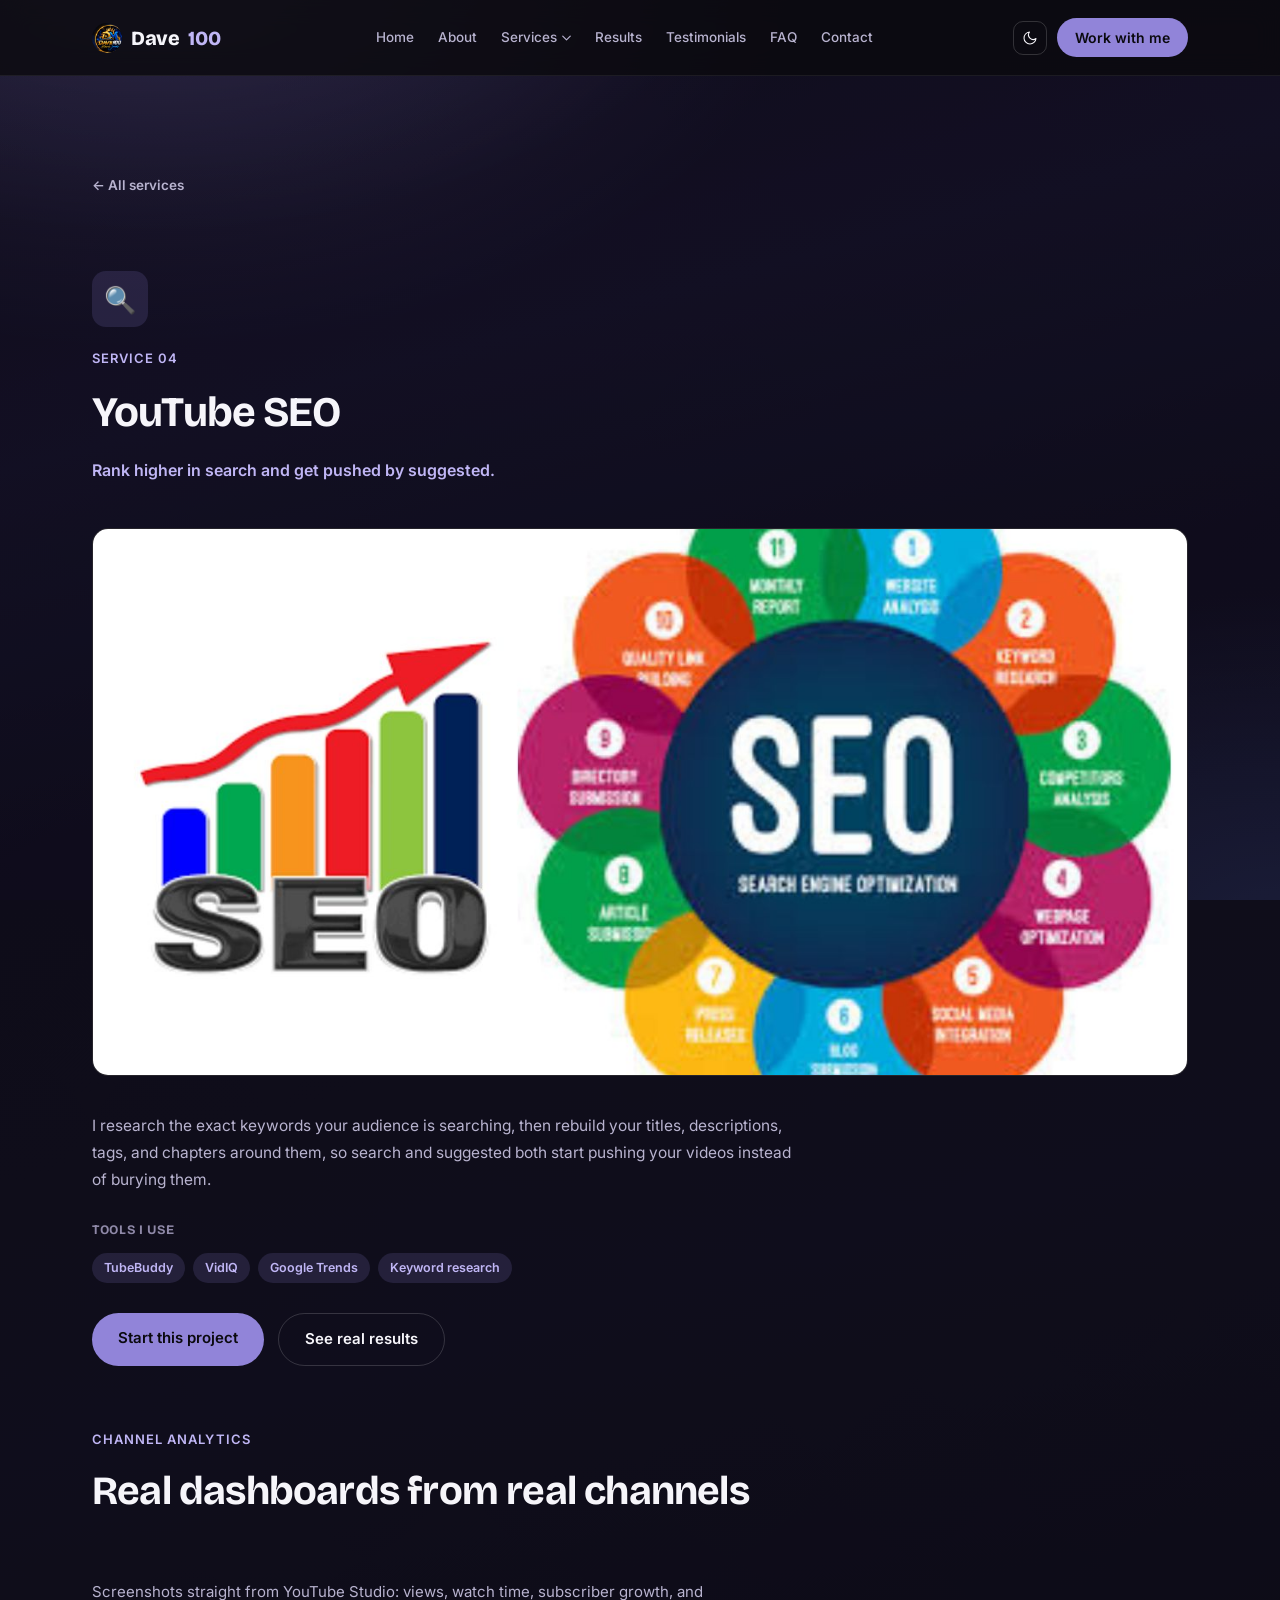
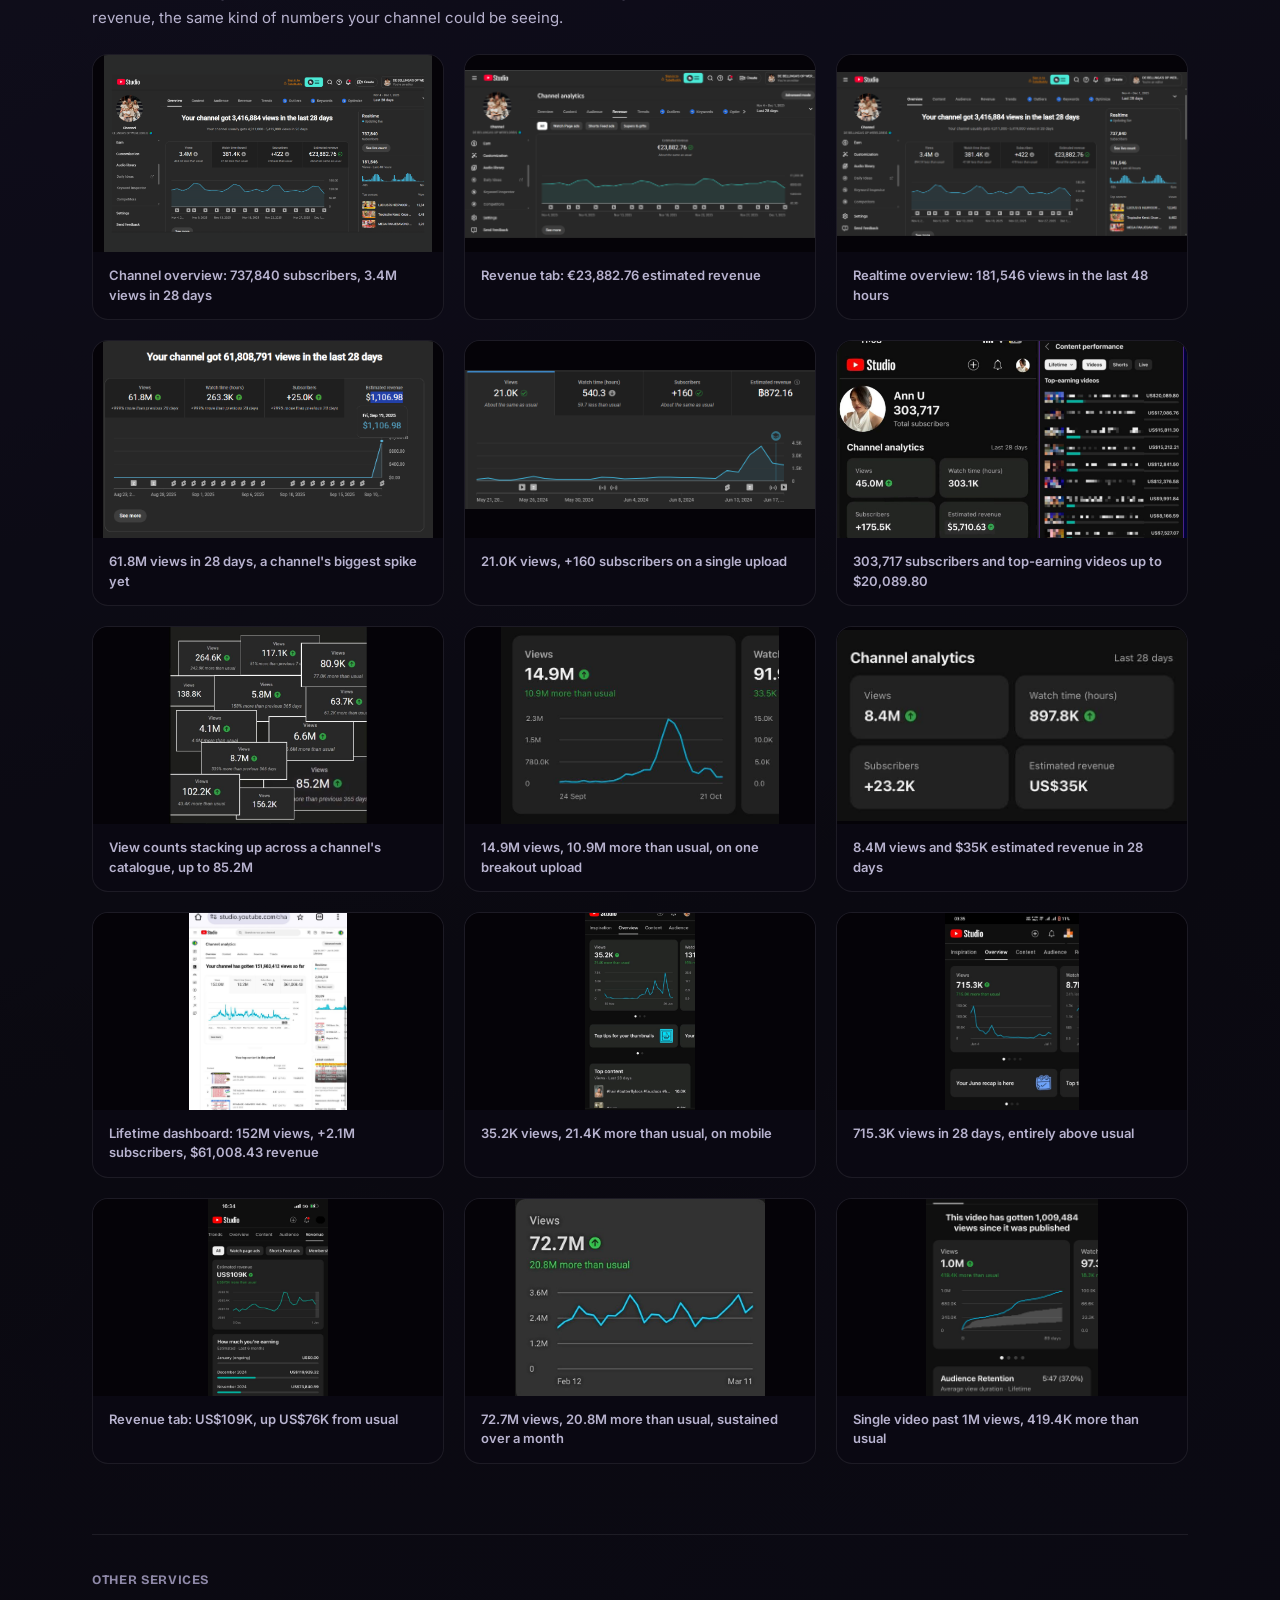
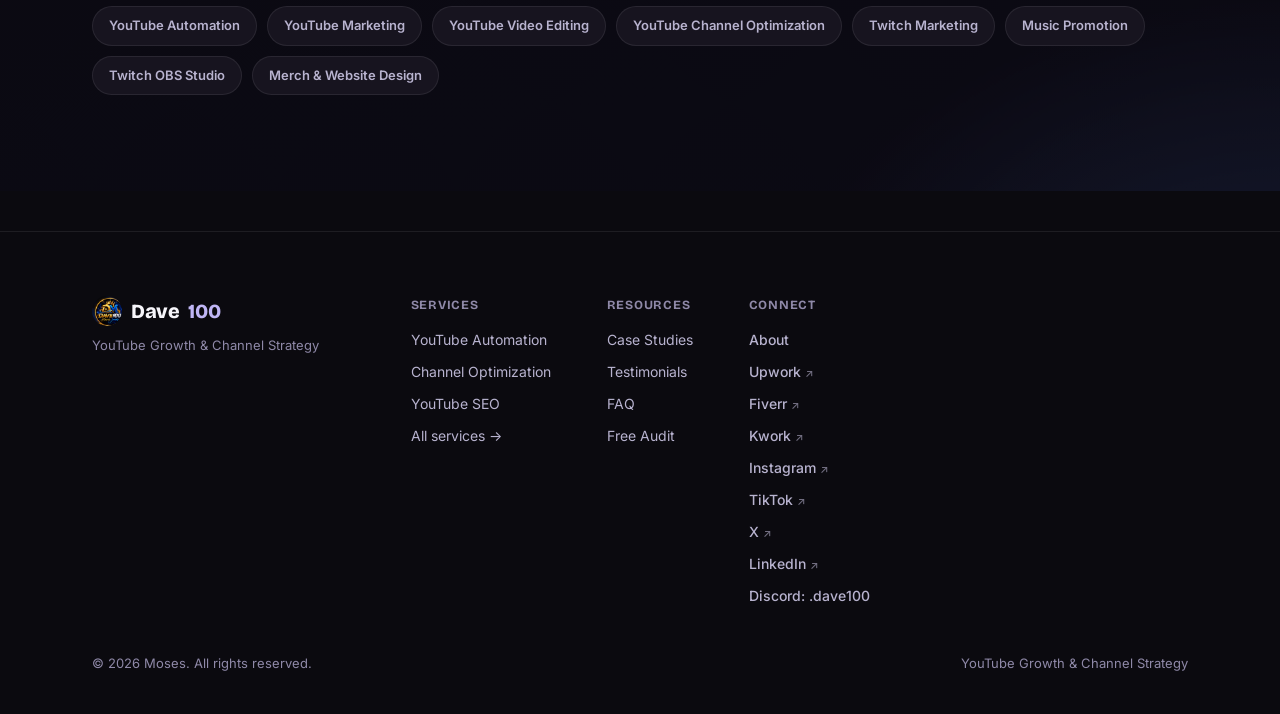
<file: services/seo.html>
<!DOCTYPE html>
<html lang="en">
<head>
<meta charset="UTF-8">
<meta name="viewport" content="width=device-width, initial-scale=1.0">
<title>YouTube SEO | Dave100</title>
<script>
(function(){
  try{
    var t = localStorage.getItem('moses-theme');
    document.documentElement.setAttribute('data-theme', t === 'light' ? 'light' : 'dark');
  }catch(e){}
  try{
    if('scrollRestoration' in history){ history.scrollRestoration = 'manual'; }
    if(!location.hash){ window.scrollTo(0, 0); }
  }catch(e){}
})();
</script>
<link rel="icon" type="image/png" sizes="32x32" href="../images/favicon-32.png">
<link rel="icon" type="image/png" sizes="48x48" href="../images/favicon-48.png">
<link rel="apple-touch-icon" href="../images/favicon-180.png">
<link rel="preconnect" href="https://fonts.googleapis.com">
<link rel="preconnect" href="https://fonts.gstatic.com" crossorigin>
<link href="https://fonts.googleapis.com/css2?family=Bricolage+Grotesque:opsz,wght@12..96,400;12..96,500;12..96,600;12..96,700;12..96,800&family=Inter:wght@400;500;600;700&display=swap" rel="stylesheet">
<link rel="stylesheet" href="../styles.css">
</head>
<body>

<nav>
  <div class="nav-inner">
    <a href="../index.html" class="logo"><img src="../images/logo-badge.png" alt="Dave100 logo" class="logo-icon">Dave<span>100</span></a>
    <div class="nav-links">
      <a href="../index.html">Home</a>
      <a href="../about.html">About</a>
      <div class="nav-dropdown" id="servicesDropdown">
        <button type="button" class="nav-dropdown-trigger" id="servicesDropdownBtn" aria-expanded="false" aria-haspopup="true">
          Services
          <svg class="chevron" viewBox="0 0 12 8" aria-hidden="true"><path d="M1 1.5 6 6.5 11 1.5" stroke="currentColor" stroke-width="1.6" fill="none" stroke-linecap="round" stroke-linejoin="round"/></svg>
        </button>
        <div class="nav-dropdown-panel" id="servicesDropdownPanel" role="menu">
          <a href="../services/automation.html" role="menuitem"><span>01</span>YouTube Automation</a>
          <a href="../services/marketing.html" role="menuitem"><span>02</span>YouTube Marketing</a>
          <a href="../services/editing.html" role="menuitem"><span>03</span>YouTube Video Editing</a>
          <a href="../services/seo.html" role="menuitem" class="is-current"><span>04</span>YouTube SEO</a>
          <a href="../services/optimization.html" role="menuitem"><span>05</span>YouTube Channel Optimization</a>
          <a href="../services/twitch.html" role="menuitem"><span>06</span>Twitch Marketing</a>
          <a href="../services/music.html" role="menuitem"><span>07</span>Music Promotion</a>
          <a href="../services/obs-studio.html" role="menuitem"><span>08</span>Twitch OBS Studio</a>
          <a href="../services/merch.html" role="menuitem"><span>09</span>Merch & Website Design</a>
        </div>
      </div>
      <a href="../index.html#results">Results</a>
      <a href="../index.html#testimonials">Testimonials</a>
      <a href="../index.html#faq">FAQ</a>
      <a href="../index.html#contact">Contact</a>
    </div>
    <div class="nav-right">
      <button type="button" class="nav-hamburger" id="navHamburger" aria-label="Open menu" aria-expanded="false" aria-controls="mobileDrawer">
        <svg viewBox="0 0 24 24" fill="none" aria-hidden="true"><circle cx="4" cy="6" r="1.3" fill="currentColor"/><path d="M9 6h11" stroke="currentColor" stroke-width="1.8" stroke-linecap="round"/><circle cx="4" cy="12" r="1.3" fill="currentColor"/><path d="M9 12h11" stroke="currentColor" stroke-width="1.8" stroke-linecap="round"/><circle cx="4" cy="18" r="1.3" fill="currentColor"/><path d="M9 18h11" stroke="currentColor" stroke-width="1.8" stroke-linecap="round"/></svg>
      </button>
      <button type="button" class="theme-toggle" id="themeToggle" aria-label="Switch to light mode" title="Switch theme">
        <svg class="icon icon-moon" viewBox="0 0 24 24" fill="none" aria-hidden="true"><path d="M21 12.79A9 9 0 1 1 11.21 3a7 7 0 0 0 9.79 9.79Z" stroke="currentColor" stroke-width="1.6" stroke-linecap="round" stroke-linejoin="round"/></svg>
        <svg class="icon icon-sun" viewBox="0 0 24 24" fill="none" aria-hidden="true"><circle cx="12" cy="12" r="4.5" stroke="currentColor" stroke-width="1.6"/><path d="M12 2.5v2.2M12 19.3v2.2M4.6 4.6l1.55 1.55M17.85 17.85l1.55 1.55M2.5 12h2.2M19.3 12h2.2M4.6 19.4l1.55-1.55M17.85 6.15l1.55-1.55" stroke="currentColor" stroke-width="1.6" stroke-linecap="round"/></svg>
      </button>
      <a href="../index.html#contact" class="nav-cta">Work with me</a>
    </div>
  </div>
</nav>

<div class="mobile-drawer-overlay" id="mobileDrawerOverlay" aria-hidden="true"></div>
<aside class="mobile-drawer" id="mobileDrawer" role="dialog" aria-label="Site menu" aria-hidden="true">
  <div class="mobile-drawer-head">
    <div class="logo">Dave<span>100</span></div>
    <button type="button" class="mobile-drawer-close" id="mobileDrawerClose" aria-label="Close menu">
      <svg viewBox="0 0 24 24" fill="none" aria-hidden="true"><path d="M6 6l12 12M18 6 6 18" stroke="currentColor" stroke-width="1.8" stroke-linecap="round"/></svg>
    </button>
  </div>
  <nav class="mobile-drawer-links" aria-label="Mobile site navigation">
    <a href="../index.html">Home</a>
    <a href="../about.html">About</a>

    <div class="mobile-drawer-group" id="drawerServicesGroup">
      <button type="button" class="mobile-drawer-group-trigger" id="drawerServicesTrigger" aria-expanded="false">
        Services
        <svg class="chevron" viewBox="0 0 12 8" aria-hidden="true"><path d="M1 1.5 6 6.5 11 1.5" stroke="currentColor" stroke-width="1.6" fill="none" stroke-linecap="round" stroke-linejoin="round"/></svg>
      </button>
      <div class="mobile-drawer-group-panel">
        <div>
          <div class="mobile-drawer-sublinks">
          <a href="../services/automation.html">YouTube Automation</a>
          <a href="../services/marketing.html">YouTube Marketing</a>
          <a href="../services/editing.html">YouTube Video Editing</a>
          <a href="../services/seo.html" class="is-current">YouTube SEO</a>
          <a href="../services/optimization.html">Channel Optimization</a>
          <a href="../services/twitch.html">Twitch Marketing</a>
          <a href="../services/music.html">Music Promotion</a>
          <a href="../services/obs-studio.html">Twitch OBS Studio</a>
          <a href="../services/merch.html">Merch & Website Design</a>
          </div>
        </div>
      </div>
    </div>


    <div class="mobile-drawer-section-title">Resources</div>
    <a href="../index.html#results">Results</a>
    <a href="../index.html#testimonials">Testimonials</a>
    <a href="../index.html#faq">FAQ</a>
    <a href="../index.html#contact">Contact</a>

    <div class="mobile-drawer-section-title">Connect</div>
          <a href="https://www.upwork.com/freelancers/~0114f103cef5f4c0cb?mp_source=share" target="_blank" rel="noopener noreferrer">Upwork <span class="ext-arrow">↗</span></a>
          <a href="https://www.fiverr.com/daveexpertsolut" target="_blank" rel="noopener noreferrer">Fiverr <span class="ext-arrow">↗</span></a>
          <a href="https://kwork.com/user/dave100" target="_blank" rel="noopener noreferrer">Kwork <span class="ext-arrow">↗</span></a>
          <a href="https://www.instagram.com/dave100expert?igsh=YXFxeG90dHRzeHRy" target="_blank" rel="noopener noreferrer">Instagram <span class="ext-arrow">↗</span></a>
          <a href="https://www.tiktok.com/@dave100pro?_r=1&_t=ZS-98qjq34Yhjo" target="_blank" rel="noopener noreferrer">TikTok <span class="ext-arrow">↗</span></a>
          <a href="https://x.com/mosesmiracle111?s=11" target="_blank" rel="noopener noreferrer">X <span class="ext-arrow">↗</span></a>
          <a href="https://www.linkedin.com/in/james-miracle-34a6613b3?utm_source=share_via&utm_content=profile&utm_medium=member_ios" target="_blank" rel="noopener noreferrer">LinkedIn <span class="ext-arrow">↗</span></a>
          <a class="social-discord" title="Discord username">Discord: .dave100</a>
  </nav>
  <div class="mobile-drawer-foot">
    <a href="../index.html#contact" class="nav-cta">Work with me</a>
  </div>
</aside>

<section class="section service-has-bg-video" id="top">
  <div class="service-bg-video-wrap" aria-hidden="true">
    <video class="service-bg-video" src="../videos/about-page-bg.mp4" autoplay muted loop playsinline preload="metadata"></video>
  </div>
  <div class="wrap">
    <a href="../index.html#services" class="service-back-link reveal">← All services</a>
    <div class="service-detail-hero reveal">
      <div class="service-detail-icon">🔍</div>
      <span class="section-eyebrow">Service 04</span>
      <h1>YouTube SEO</h1>
      <div class="service-detail-outcome">Rank higher in search and get pushed by suggested.</div>
    </div>
    <div class="service-detail-proof reveal">
      <img src="../images/proof-seo-wheel.jpg" alt="SEO growth graphic representing search ranking improvements">
    </div>
    <div class="service-detail-body reveal">
      <p>I research the exact keywords your audience is searching, then rebuild your titles, descriptions, tags, and chapters around them, so search and suggested both start pushing your videos instead of burying them.</p>
    </div>
    <div class="service-modal-tools-title reveal" style="margin-top:28px;">Tools I use</div>
    <div class="service-modal-tools-list reveal">
        <span>TubeBuddy</span>
        <span>VidIQ</span>
        <span>Google Trends</span>
        <span>Keyword research</span>
    </div>

    <div class="service-detail-ctas reveal">
      <a href="../index.html#contact" class="btn-primary">Start this project</a>
      <a href="../index.html#results" class="btn-secondary">See real results</a>
    </div>

    <div class="page-hero reveal" style="margin-top:64px;padding-top:0;">
      <span class="section-eyebrow">Channel Analytics</span>
      <h2>Real dashboards from real channels</h2>
    </div>
    <div class="overlay-gallery-intro">
      Screenshots straight from YouTube Studio: views, watch time, subscriber growth, and revenue, the same kind of numbers your channel could be seeing.
    </div>
    <div class="overlay-gallery">
      <div class="overlay-card">
        <div class="overlay-card-media"><img src="../images/proof-channel-dashboard.png" alt="Channel overview: 737,840 subscribers, 3.4M views in 28 days" loading="lazy"></div>
        <div class="overlay-card-label">Channel overview: 737,840 subscribers, 3.4M views in 28 days</div>
      </div>
      <div class="overlay-card">
        <div class="overlay-card-media"><img src="../images/analytics-revenue-chart.webp" alt="Revenue tab: €23,882.76 estimated revenue" loading="lazy"></div>
        <div class="overlay-card-label">Revenue tab: €23,882.76 estimated revenue</div>
      </div>
      <div class="overlay-card">
        <div class="overlay-card-media"><img src="../images/analytics-overview-realtime.webp" alt="Realtime overview: 181,546 views in the last 48 hours" loading="lazy"></div>
        <div class="overlay-card-label">Realtime overview: 181,546 views in the last 48 hours</div>
      </div>
      <div class="overlay-card">
        <div class="overlay-card-media"><img src="../images/analytics-views-spike.webp" alt="61.8M views in 28 days, a channel's biggest spike yet" loading="lazy"></div>
        <div class="overlay-card-label">61.8M views in 28 days, a channel's biggest spike yet</div>
      </div>
      <div class="overlay-card">
        <div class="overlay-card-media"><img src="../images/analytics-small-widget.webp" alt="21.0K views, +160 subscribers on a single upload" loading="lazy"></div>
        <div class="overlay-card-label">21.0K views, +160 subscribers on a single upload</div>
      </div>
      <div class="overlay-card">
        <div class="overlay-card-media"><img src="../images/analytics-ann-u-earnings.png" alt="303,717 subscribers and top-earning videos up to $20,089.80" loading="lazy"></div>
        <div class="overlay-card-label">303,717 subscribers and top-earning videos up to $20,089.80</div>
      </div>
      <div class="overlay-card">
        <div class="overlay-card-media"><img src="../images/analytics-views-cards-collage.jpg" alt="View counts stacking up across a channel's catalogue, up to 85.2M" loading="lazy"></div>
        <div class="overlay-card-label">View counts stacking up across a channel's catalogue, up to 85.2M</div>
      </div>
      <div class="overlay-card">
        <div class="overlay-card-media"><img src="../images/analytics-spike-14-9m.jpg" alt="14.9M views, 10.9M more than usual, on one breakout upload" loading="lazy"></div>
        <div class="overlay-card-label">14.9M views, 10.9M more than usual, on one breakout upload</div>
      </div>
      <div class="overlay-card">
        <div class="overlay-card-media"><img src="../images/analytics-widget-8-4m.jpg" alt="8.4M views and $35K estimated revenue in 28 days" loading="lazy"></div>
        <div class="overlay-card-label">8.4M views and $35K estimated revenue in 28 days</div>
      </div>
      <div class="overlay-card">
        <div class="overlay-card-media"><img src="../images/analytics-full-dashboard-152m.jpg" alt="Lifetime dashboard: 152M views, +2.1M subscribers, $61,008.43 revenue" loading="lazy"></div>
        <div class="overlay-card-label">Lifetime dashboard: 152M views, +2.1M subscribers, $61,008.43 revenue</div>
      </div>
      <div class="overlay-card">
        <div class="overlay-card-media"><img src="../images/analytics-mobile-35k-views.jpg" alt="35.2K views, 21.4K more than usual, on mobile" loading="lazy"></div>
        <div class="overlay-card-label">35.2K views, 21.4K more than usual, on mobile</div>
      </div>
      <div class="overlay-card">
        <div class="overlay-card-media"><img src="../images/analytics-mobile-715k-views.jpg" alt="715.3K views in 28 days, entirely above usual" loading="lazy"></div>
        <div class="overlay-card-label">715.3K views in 28 days, entirely above usual</div>
      </div>
      <div class="overlay-card">
        <div class="overlay-card-media"><img src="../images/analytics-revenue-109k.jpg" alt="Revenue tab: US$109K, up US$76K from usual" loading="lazy"></div>
        <div class="overlay-card-label">Revenue tab: US$109K, up US$76K from usual</div>
      </div>
      <div class="overlay-card">
        <div class="overlay-card-media"><img src="../images/analytics-spike-72-7m.jpg" alt="72.7M views, 20.8M more than usual, sustained over a month" loading="lazy"></div>
        <div class="overlay-card-label">72.7M views, 20.8M more than usual, sustained over a month</div>
      </div>
      <div class="overlay-card">
        <div class="overlay-card-media"><img src="../images/analytics-video-1m-views.jpg" alt="Single video past 1M views, 419.4K more than usual" loading="lazy"></div>
        <div class="overlay-card-label">Single video past 1M views, 419.4K more than usual</div>
      </div>
    </div>
    <div class="other-services reveal">
      <div class="other-services-title">Other services</div>
      <div class="other-services-list">
        <a href="automation.html">YouTube Automation</a>
        <a href="marketing.html">YouTube Marketing</a>
        <a href="editing.html">YouTube Video Editing</a>
        <a href="optimization.html">YouTube Channel Optimization</a>
        <a href="twitch.html">Twitch Marketing</a>
        <a href="music.html">Music Promotion</a>
        <a href="obs-studio.html">Twitch OBS Studio</a>
        <a href="merch.html">Merch & Website Design</a>
      </div>
    </div>
  </div>
</section>

<footer>
  <div class="wrap">
    <div class="footer-inner">
      <div class="footer-brand">
        <div class="logo"><img src="../images/logo-badge.png" alt="Dave100 logo" class="logo-icon">Dave<span>100</span></div>
        <p class="footer-tagline">YouTube Growth &amp; Channel Strategy</p>
      </div>
      <div class="footer-col-group">
        <div class="footer-col">
          <div class="footer-col-title">Services</div>
          <div class="footer-links">
            <a href="../services/automation.html">YouTube Automation</a>
            <a href="../services/optimization.html">Channel Optimization</a>
            <a href="../services/seo.html">YouTube SEO</a>
            <a href="../index.html#services">All services →</a>
          </div>
        </div>
        <div class="footer-col">
          <div class="footer-col-title">Resources</div>
          <div class="footer-links">
            <a href="../index.html#results">Case Studies</a>
            <a href="../index.html#testimonials">Testimonials</a>
            <a href="../index.html#faq">FAQ</a>
            <a href="../index.html#contact">Free Audit</a>
          </div>
        </div>
        <div class="footer-col">
          <div class="footer-col-title">Connect</div>
          <div class="footer-social">
            <a href="../about.html">About</a>
            <a href="https://www.upwork.com/freelancers/~0114f103cef5f4c0cb?mp_source=share" target="_blank" rel="noopener noreferrer">Upwork <span class="ext-arrow">↗</span></a>
            <a href="https://www.fiverr.com/daveexpertsolut" target="_blank" rel="noopener noreferrer">Fiverr <span class="ext-arrow">↗</span></a>
          <a href="https://kwork.com/user/dave100" target="_blank" rel="noopener noreferrer">Kwork <span class="ext-arrow">↗</span></a>
            <a href="https://www.instagram.com/dave100expert?igsh=YXFxeG90dHRzeHRy" target="_blank" rel="noopener noreferrer">Instagram <span class="ext-arrow">↗</span></a>
            <a href="https://www.tiktok.com/@dave100pro?_r=1&_t=ZS-98qjq34Yhjo" target="_blank" rel="noopener noreferrer">TikTok <span class="ext-arrow">↗</span></a>
            <a href="https://x.com/mosesmiracle111?s=11" target="_blank" rel="noopener noreferrer">X <span class="ext-arrow">↗</span></a>
            <a href="https://www.linkedin.com/in/james-miracle-34a6613b3?utm_source=share_via&utm_content=profile&utm_medium=member_ios" target="_blank" rel="noopener noreferrer">LinkedIn <span class="ext-arrow">↗</span></a>
          <a class="social-discord" title="Discord username">Discord: .dave100</a>
          </div>
        </div>
      </div>
    </div>
    <div class="footer-bottom">
      <span>© 2026 Moses. All rights reserved.</span>
      <span>YouTube Growth &amp; Channel Strategy</span>
    </div>
  </div>
</footer>

<div class="cursor-ring" id="cursorRing" aria-hidden="true"></div>
<div class="cursor-dot" id="cursorDot" aria-hidden="true"></div>

<!--Start of Tawk.to Script-->
<script type="text/javascript">
var Tawk_API=Tawk_API||{}, Tawk_LoadStart=new Date();
(function(){
var s1=document.createElement("script"),s0=document.getElementsByTagName("script")[0];
s1.async=true;
s1.src='https://embed.tawk.to/6a823860d009381d496a9891/1k06aofo2';
s1.charset='UTF-8';
s1.setAttribute('crossorigin','*');
s0.parentNode.insertBefore(s1,s0);
})();
</script>
<!--End of Tawk.to Script-->

<script src="../script.js"></script>
</body>
</html>
</file>
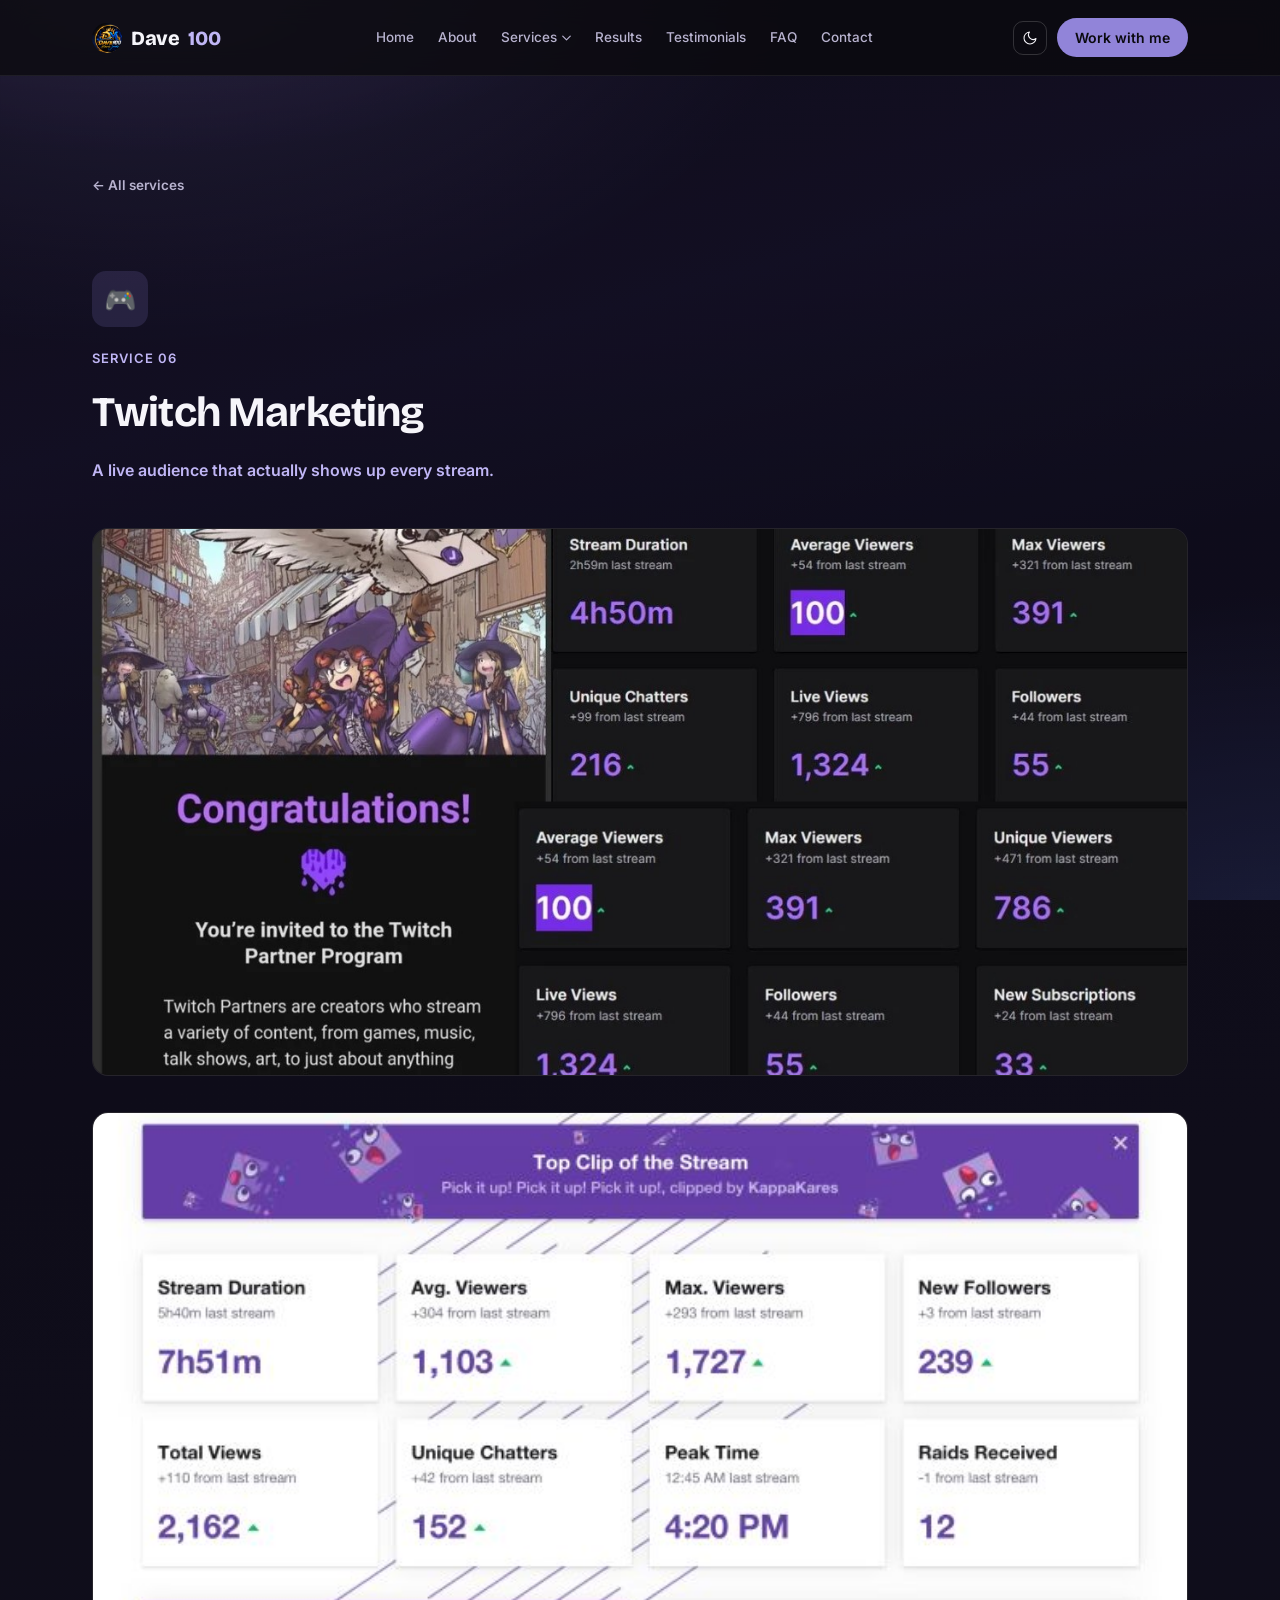
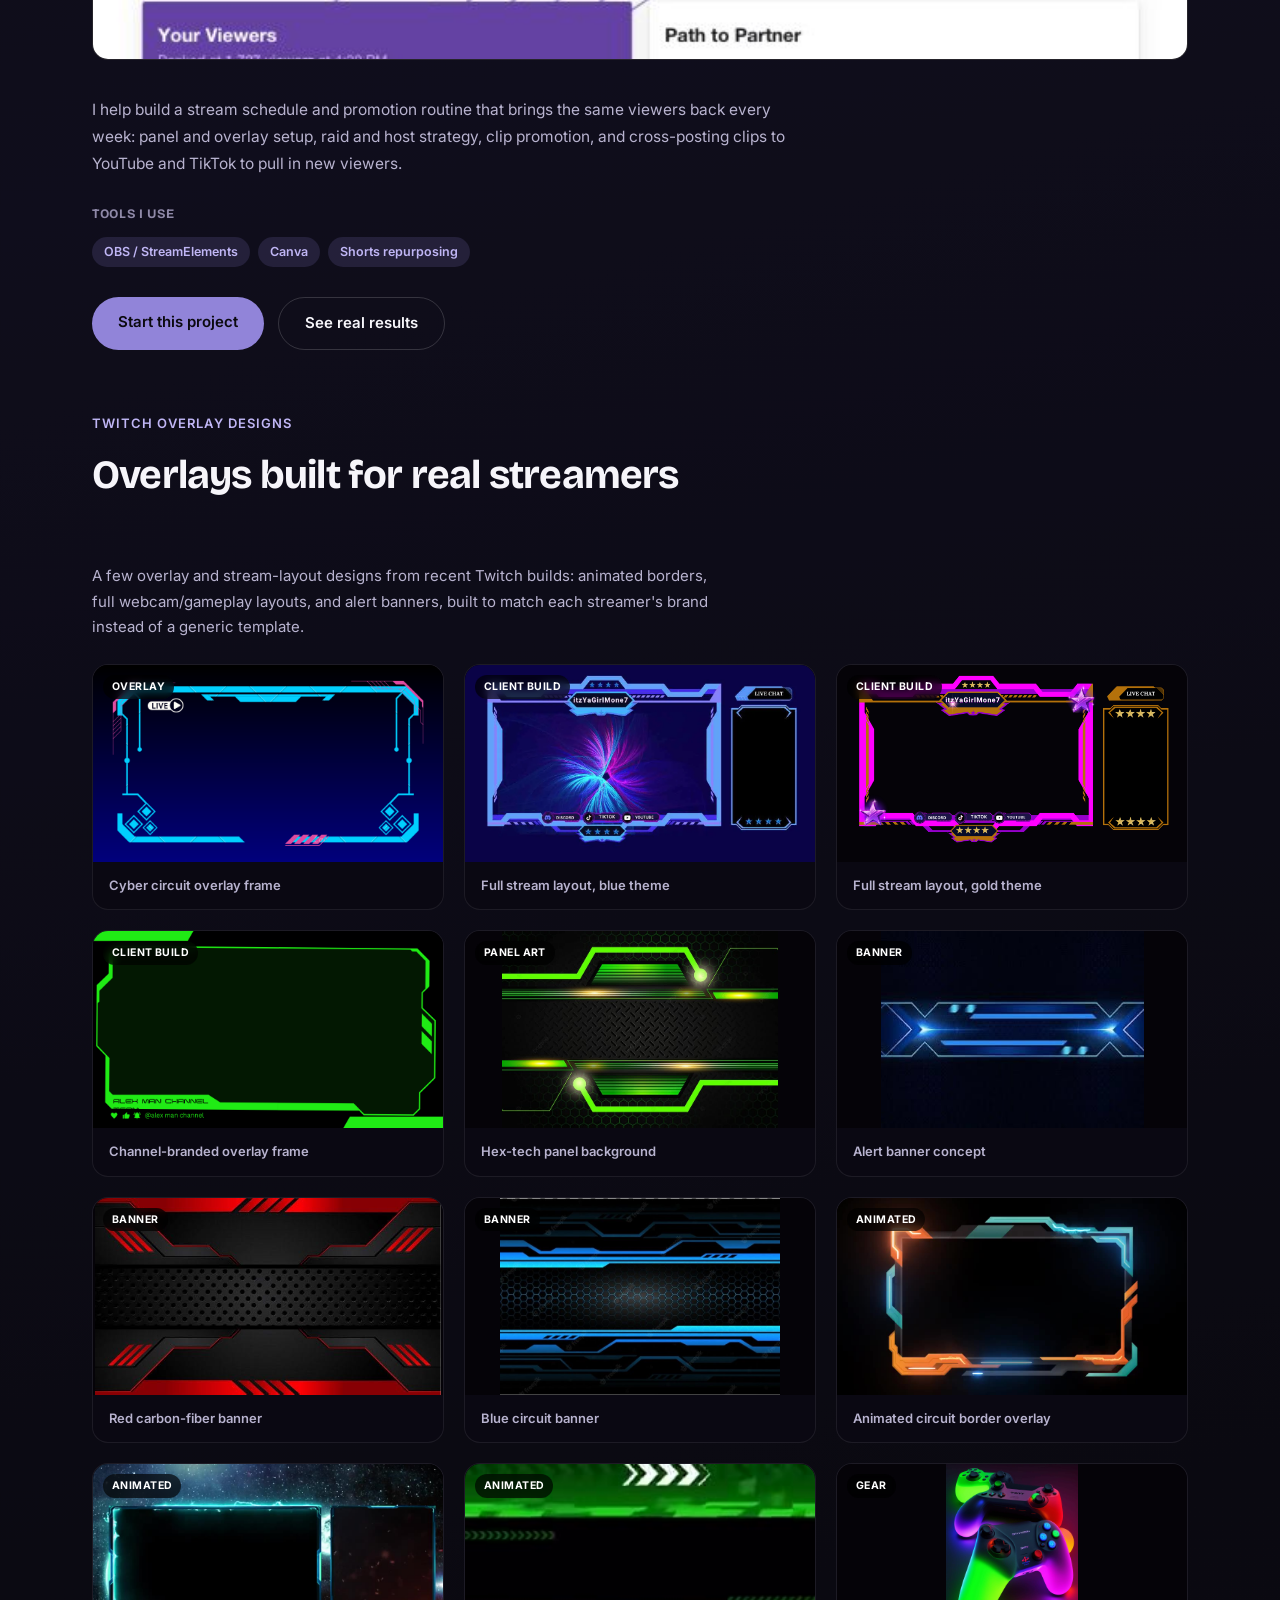
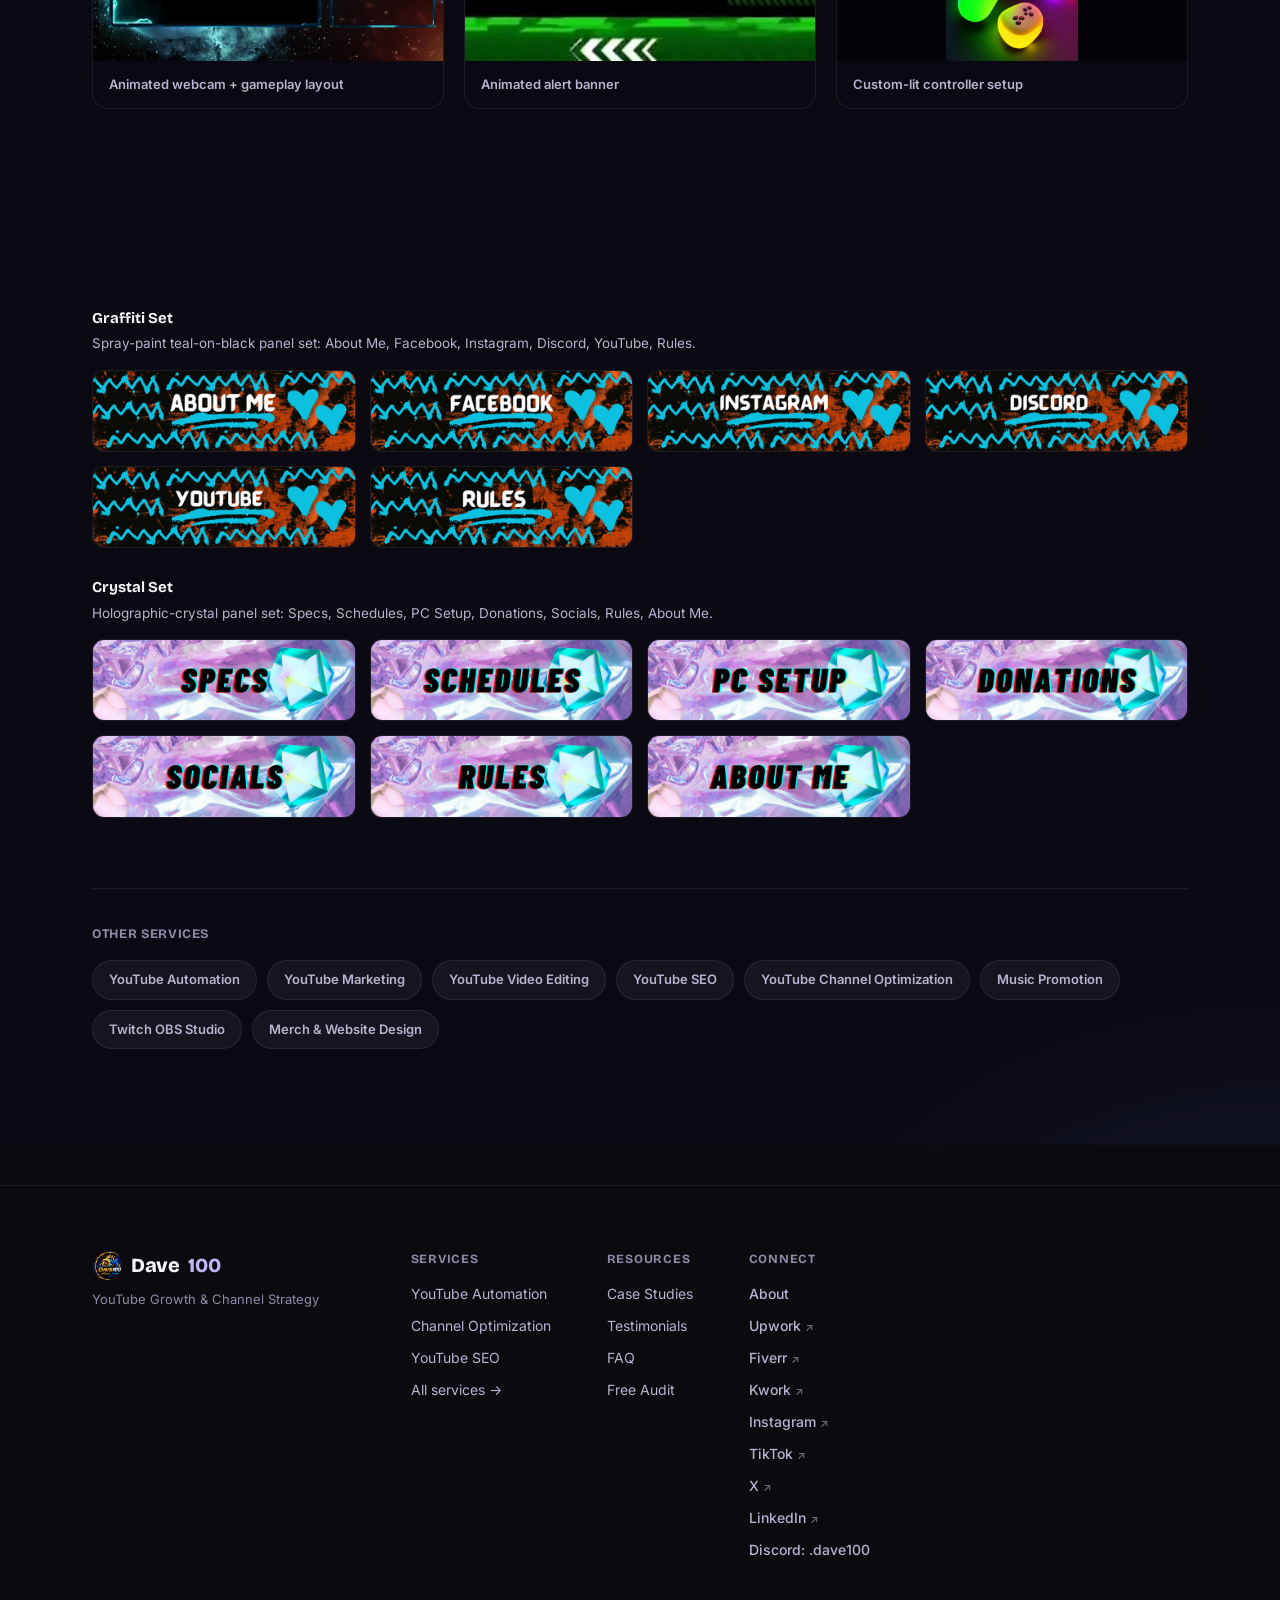
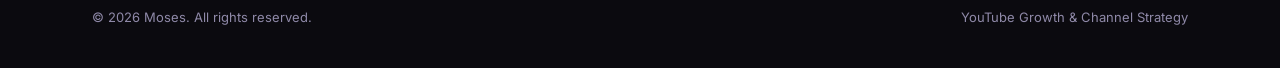
<file: services/twitch.html>
<!DOCTYPE html>
<html lang="en">
<head>
<meta charset="UTF-8">
<meta name="viewport" content="width=device-width, initial-scale=1.0">
<title>Twitch Marketing | Dave100</title>
<script>
(function(){
  try{
    var t = localStorage.getItem('moses-theme');
    document.documentElement.setAttribute('data-theme', t === 'light' ? 'light' : 'dark');
  }catch(e){}
  try{
    if('scrollRestoration' in history){ history.scrollRestoration = 'manual'; }
    if(!location.hash){ window.scrollTo(0, 0); }
  }catch(e){}
})();
</script>
<link rel="icon" type="image/png" sizes="32x32" href="../images/favicon-32.png">
<link rel="icon" type="image/png" sizes="48x48" href="../images/favicon-48.png">
<link rel="apple-touch-icon" href="../images/favicon-180.png">
<link rel="preconnect" href="https://fonts.googleapis.com">
<link rel="preconnect" href="https://fonts.gstatic.com" crossorigin>
<link href="https://fonts.googleapis.com/css2?family=Bricolage+Grotesque:opsz,wght@12..96,400;12..96,500;12..96,600;12..96,700;12..96,800&family=Inter:wght@400;500;600;700&display=swap" rel="stylesheet">
<link rel="stylesheet" href="../styles.css">
</head>
<body>

<nav>
  <div class="nav-inner">
    <a href="../index.html" class="logo"><img src="../images/logo-badge.png" alt="Dave100 logo" class="logo-icon">Dave<span>100</span></a>
    <div class="nav-links">
      <a href="../index.html">Home</a>
      <a href="../about.html">About</a>
      <div class="nav-dropdown" id="servicesDropdown">
        <button type="button" class="nav-dropdown-trigger" id="servicesDropdownBtn" aria-expanded="false" aria-haspopup="true">
          Services
          <svg class="chevron" viewBox="0 0 12 8" aria-hidden="true"><path d="M1 1.5 6 6.5 11 1.5" stroke="currentColor" stroke-width="1.6" fill="none" stroke-linecap="round" stroke-linejoin="round"/></svg>
        </button>
        <div class="nav-dropdown-panel" id="servicesDropdownPanel" role="menu">
          <a href="../services/automation.html" role="menuitem"><span>01</span>YouTube Automation</a>
          <a href="../services/marketing.html" role="menuitem"><span>02</span>YouTube Marketing</a>
          <a href="../services/editing.html" role="menuitem"><span>03</span>YouTube Video Editing</a>
          <a href="../services/seo.html" role="menuitem"><span>04</span>YouTube SEO</a>
          <a href="../services/optimization.html" role="menuitem"><span>05</span>YouTube Channel Optimization</a>
          <a href="../services/twitch.html" role="menuitem" class="is-current"><span>06</span>Twitch Marketing</a>
          <a href="../services/music.html" role="menuitem"><span>07</span>Music Promotion</a>
          <a href="../services/obs-studio.html" role="menuitem"><span>08</span>Twitch OBS Studio</a>
          <a href="../services/merch.html" role="menuitem"><span>09</span>Merch & Website Design</a>
        </div>
      </div>
      <a href="../index.html#results">Results</a>
      <a href="../index.html#testimonials">Testimonials</a>
      <a href="../index.html#faq">FAQ</a>
      <a href="../index.html#contact">Contact</a>
    </div>
    <div class="nav-right">
      <button type="button" class="nav-hamburger" id="navHamburger" aria-label="Open menu" aria-expanded="false" aria-controls="mobileDrawer">
        <svg viewBox="0 0 24 24" fill="none" aria-hidden="true"><circle cx="4" cy="6" r="1.3" fill="currentColor"/><path d="M9 6h11" stroke="currentColor" stroke-width="1.8" stroke-linecap="round"/><circle cx="4" cy="12" r="1.3" fill="currentColor"/><path d="M9 12h11" stroke="currentColor" stroke-width="1.8" stroke-linecap="round"/><circle cx="4" cy="18" r="1.3" fill="currentColor"/><path d="M9 18h11" stroke="currentColor" stroke-width="1.8" stroke-linecap="round"/></svg>
      </button>
      <button type="button" class="theme-toggle" id="themeToggle" aria-label="Switch to light mode" title="Switch theme">
        <svg class="icon icon-moon" viewBox="0 0 24 24" fill="none" aria-hidden="true"><path d="M21 12.79A9 9 0 1 1 11.21 3a7 7 0 0 0 9.79 9.79Z" stroke="currentColor" stroke-width="1.6" stroke-linecap="round" stroke-linejoin="round"/></svg>
        <svg class="icon icon-sun" viewBox="0 0 24 24" fill="none" aria-hidden="true"><circle cx="12" cy="12" r="4.5" stroke="currentColor" stroke-width="1.6"/><path d="M12 2.5v2.2M12 19.3v2.2M4.6 4.6l1.55 1.55M17.85 17.85l1.55 1.55M2.5 12h2.2M19.3 12h2.2M4.6 19.4l1.55-1.55M17.85 6.15l1.55-1.55" stroke="currentColor" stroke-width="1.6" stroke-linecap="round"/></svg>
      </button>
      <a href="../index.html#contact" class="nav-cta">Work with me</a>
    </div>
  </div>
</nav>

<div class="mobile-drawer-overlay" id="mobileDrawerOverlay" aria-hidden="true"></div>
<aside class="mobile-drawer" id="mobileDrawer" role="dialog" aria-label="Site menu" aria-hidden="true">
  <div class="mobile-drawer-head">
    <div class="logo">Dave<span>100</span></div>
    <button type="button" class="mobile-drawer-close" id="mobileDrawerClose" aria-label="Close menu">
      <svg viewBox="0 0 24 24" fill="none" aria-hidden="true"><path d="M6 6l12 12M18 6 6 18" stroke="currentColor" stroke-width="1.8" stroke-linecap="round"/></svg>
    </button>
  </div>
  <nav class="mobile-drawer-links" aria-label="Mobile site navigation">
    <a href="../index.html">Home</a>
    <a href="../about.html">About</a>

    <div class="mobile-drawer-group" id="drawerServicesGroup">
      <button type="button" class="mobile-drawer-group-trigger" id="drawerServicesTrigger" aria-expanded="false">
        Services
        <svg class="chevron" viewBox="0 0 12 8" aria-hidden="true"><path d="M1 1.5 6 6.5 11 1.5" stroke="currentColor" stroke-width="1.6" fill="none" stroke-linecap="round" stroke-linejoin="round"/></svg>
      </button>
      <div class="mobile-drawer-group-panel">
        <div>
          <div class="mobile-drawer-sublinks">
          <a href="../services/automation.html">YouTube Automation</a>
          <a href="../services/marketing.html">YouTube Marketing</a>
          <a href="../services/editing.html">YouTube Video Editing</a>
          <a href="../services/seo.html">YouTube SEO</a>
          <a href="../services/optimization.html">Channel Optimization</a>
          <a href="../services/twitch.html" class="is-current">Twitch Marketing</a>
          <a href="../services/music.html">Music Promotion</a>
          <a href="../services/obs-studio.html">Twitch OBS Studio</a>
          <a href="../services/merch.html">Merch & Website Design</a>
          </div>
        </div>
      </div>
    </div>


    <div class="mobile-drawer-section-title">Resources</div>
    <a href="../index.html#results">Results</a>
    <a href="../index.html#testimonials">Testimonials</a>
    <a href="../index.html#faq">FAQ</a>
    <a href="../index.html#contact">Contact</a>

    <div class="mobile-drawer-section-title">Connect</div>
          <a href="https://www.upwork.com/freelancers/~0114f103cef5f4c0cb?mp_source=share" target="_blank" rel="noopener noreferrer">Upwork <span class="ext-arrow">↗</span></a>
          <a href="https://www.fiverr.com/daveexpertsolut" target="_blank" rel="noopener noreferrer">Fiverr <span class="ext-arrow">↗</span></a>
          <a href="https://kwork.com/user/dave100" target="_blank" rel="noopener noreferrer">Kwork <span class="ext-arrow">↗</span></a>
          <a href="https://www.instagram.com/dave100expert?igsh=YXFxeG90dHRzeHRy" target="_blank" rel="noopener noreferrer">Instagram <span class="ext-arrow">↗</span></a>
          <a href="https://www.tiktok.com/@dave100pro?_r=1&_t=ZS-98qjq34Yhjo" target="_blank" rel="noopener noreferrer">TikTok <span class="ext-arrow">↗</span></a>
          <a href="https://x.com/mosesmiracle111?s=11" target="_blank" rel="noopener noreferrer">X <span class="ext-arrow">↗</span></a>
          <a href="https://www.linkedin.com/in/james-miracle-34a6613b3?utm_source=share_via&utm_content=profile&utm_medium=member_ios" target="_blank" rel="noopener noreferrer">LinkedIn <span class="ext-arrow">↗</span></a>
          <a class="social-discord" title="Discord username">Discord: .dave100</a>
  </nav>
  <div class="mobile-drawer-foot">
    <a href="../index.html#contact" class="nav-cta">Work with me</a>
  </div>
</aside>

<section class="section service-has-bg-video" id="top">
  <div class="service-bg-video-wrap" aria-hidden="true">
    <video class="service-bg-video" src="../videos/about-page-bg.mp4" autoplay muted loop playsinline preload="metadata"></video>
  </div>
  <div class="wrap">
    <a href="../index.html#services" class="service-back-link reveal">← All services</a>
    <div class="service-detail-hero reveal">
      <div class="service-detail-icon">🎮</div>
      <span class="section-eyebrow">Service 06</span>
      <h1>Twitch Marketing</h1>
      <div class="service-detail-outcome">A live audience that actually shows up every stream.</div>
    </div>
    <div class="service-detail-proof reveal">
      <img src="../images/proof-twitch.jpg" alt="Twitch Partner Program invitation and stream stats">
    </div>
    <div class="service-detail-proof reveal">
      <img src="../images/proof-twitch-stats.jpg" alt="Twitch stream analytics: 7h51m stream duration, 1,103 average viewers, 1,727 max viewers, 239 new followers, 2,162 total views">
    </div>
    <div class="service-detail-body reveal">
      <p>I help build a stream schedule and promotion routine that brings the same viewers back every week: panel and overlay setup, raid and host strategy, clip promotion, and cross-posting clips to YouTube and TikTok to pull in new viewers.</p>
    </div>
    <div class="service-modal-tools-title reveal" style="margin-top:28px;">Tools I use</div>
    <div class="service-modal-tools-list reveal">
        <span>OBS / StreamElements</span>
        <span>Canva</span>
        <span>Shorts repurposing</span>
    </div>

    <div class="service-detail-ctas reveal">
      <a href="../index.html#contact" class="btn-primary">Start this project</a>
      <a href="../index.html#results" class="btn-secondary">See real results</a>
    </div>

    <div class="page-hero reveal" style="margin-top:64px;padding-top:0;">
      <span class="section-eyebrow">Twitch Overlay Designs</span>
      <h2>Overlays built for real streamers</h2>
    </div>
    <div class="overlay-gallery-intro">
      A few overlay and stream-layout designs from recent Twitch builds: animated borders, full webcam/gameplay layouts, and alert banners, built to match each streamer's brand instead of a generic template.
    </div>
    <div class="overlay-gallery">
      <div class="overlay-card">
        <div class="overlay-card-media">
          <span class="overlay-card-badge">Overlay</span>
          <img src="../images/proof-twitch-overlay-circuit.png" alt="Cyber circuit overlay frame" loading="lazy">
        </div>
        <div class="overlay-card-label">Cyber circuit overlay frame</div>
      </div>
      <div class="overlay-card">
        <div class="overlay-card-media">
          <span class="overlay-card-badge">Client build</span>
          <img src="../images/proof-twitch-overlay-mone7-blue.webp" alt="Full stream layout, blue theme" loading="lazy">
        </div>
        <div class="overlay-card-label">Full stream layout, blue theme</div>
      </div>
      <div class="overlay-card">
        <div class="overlay-card-media">
          <span class="overlay-card-badge">Client build</span>
          <img src="../images/proof-twitch-overlay-mone7-gold.webp" alt="Full stream layout, gold theme" loading="lazy">
        </div>
        <div class="overlay-card-label">Full stream layout, gold theme</div>
      </div>
      <div class="overlay-card">
        <div class="overlay-card-media">
          <span class="overlay-card-badge">Client build</span>
          <img src="../images/proof-twitch-overlay-alexman-green.png" alt="Channel-branded overlay frame" loading="lazy">
        </div>
        <div class="overlay-card-label">Channel-branded overlay frame</div>
      </div>
      <div class="overlay-card">
        <div class="overlay-card-media">
          <span class="overlay-card-badge">Panel art</span>
          <img src="../images/proof-twitch-overlay-green-hex.jpeg" alt="Hex-tech panel background" loading="lazy">
        </div>
        <div class="overlay-card-label">Hex-tech panel background</div>
      </div>
      <div class="overlay-card">
        <div class="overlay-card-media">
          <span class="overlay-card-badge">Banner</span>
          <img src="../images/proof-twitch-overlay-banner-arrow.jpeg" alt="Alert banner concept" loading="lazy">
        </div>
        <div class="overlay-card-label">Alert banner concept</div>
      </div>
      <div class="overlay-card">
        <div class="overlay-card-media">
          <span class="overlay-card-badge">Banner</span>
          <img src="../images/proof-twitch-overlay-banner-red.jpeg" alt="Red carbon-fiber banner" loading="lazy">
        </div>
        <div class="overlay-card-label">Red carbon-fiber banner</div>
      </div>
      <div class="overlay-card">
        <div class="overlay-card-media">
          <span class="overlay-card-badge">Banner</span>
          <img src="../images/proof-twitch-overlay-banner-hex-blue.jpeg" alt="Blue circuit banner" loading="lazy">
        </div>
        <div class="overlay-card-label">Blue circuit banner</div>
      </div>
      <div class="overlay-card">
        <div class="overlay-card-media">
          <span class="overlay-card-badge">Animated</span>
          <video src="../videos/twitch-overlay-anim-circuit.mp4" poster="../images/poster-twitch-overlay-circuit-anim.jpg" autoplay muted loop playsinline preload="metadata"></video>
        </div>
        <div class="overlay-card-label">Animated circuit border overlay</div>
      </div>
      <div class="overlay-card">
        <div class="overlay-card-media">
          <span class="overlay-card-badge">Animated</span>
          <video src="../videos/twitch-overlay-anim-space-layout.mp4" poster="../images/poster-twitch-overlay-space-anim.jpg" autoplay muted loop playsinline preload="metadata"></video>
        </div>
        <div class="overlay-card-label">Animated webcam + gameplay layout</div>
      </div>
      <div class="overlay-card">
        <div class="overlay-card-media">
          <span class="overlay-card-badge">Animated</span>
          <video src="../videos/twitch-overlay-anim-banner.mp4" poster="../images/poster-twitch-overlay-banner-anim.jpg" autoplay muted loop playsinline preload="metadata"></video>
        </div>
        <div class="overlay-card-label">Animated alert banner</div>
      </div>
      <div class="overlay-card">
        <div class="overlay-card-media">
          <span class="overlay-card-badge">Gear</span>
          <img src="../images/proof-twitch-gaming-pad.jpg" alt="Custom-lit controller setup" loading="lazy">
        </div>
        <div class="overlay-card-label">Custom-lit controller setup</div>
      </div>
    </div>
    <div class="page-hero reveal" style="margin-top:56px;padding-top:0;">
      <span class="section-eyebrow">Twitch Panel Sets</span>
      <h2>Matching panels for your About section</h2>
    </div>
    <div class="panel-set">
      <div class="panel-set-title">Graffiti Set</div>
      <div class="panel-set-desc">Spray-paint teal-on-black panel set: About Me, Facebook, Instagram, Discord, YouTube, Rules.</div>
      <div class="panel-grid">
      <div class="panel-card"><img src="../images/panel-graffiti-about-me.webp" alt="About Me Twitch panel, Graffiti Set" loading="lazy"></div>
      <div class="panel-card"><img src="../images/panel-graffiti-facebook.webp" alt="Facebook Twitch panel, Graffiti Set" loading="lazy"></div>
      <div class="panel-card"><img src="../images/panel-graffiti-instagram.webp" alt="Instagram Twitch panel, Graffiti Set" loading="lazy"></div>
      <div class="panel-card"><img src="../images/panel-graffiti-discord.webp" alt="Discord Twitch panel, Graffiti Set" loading="lazy"></div>
      <div class="panel-card"><img src="../images/panel-graffiti-youtube.webp" alt="YouTube Twitch panel, Graffiti Set" loading="lazy"></div>
      <div class="panel-card"><img src="../images/panel-graffiti-rules.webp" alt="Rules Twitch panel, Graffiti Set" loading="lazy"></div>
      </div>
    </div>
    <div class="panel-set">
      <div class="panel-set-title">Crystal Set</div>
      <div class="panel-set-desc">Holographic-crystal panel set: Specs, Schedules, PC Setup, Donations, Socials, Rules, About Me.</div>
      <div class="panel-grid">
      <div class="panel-card"><img src="../images/panel-crystal-specs.png" alt="Specs Twitch panel, Crystal Set" loading="lazy"></div>
      <div class="panel-card"><img src="../images/panel-crystal-schedules.png" alt="Schedules Twitch panel, Crystal Set" loading="lazy"></div>
      <div class="panel-card"><img src="../images/panel-crystal-pc-setup.png" alt="PC Setup Twitch panel, Crystal Set" loading="lazy"></div>
      <div class="panel-card"><img src="../images/panel-crystal-donations.png" alt="Donations Twitch panel, Crystal Set" loading="lazy"></div>
      <div class="panel-card"><img src="../images/panel-crystal-socials.png" alt="Socials Twitch panel, Crystal Set" loading="lazy"></div>
      <div class="panel-card"><img src="../images/panel-crystal-rules.png" alt="Rules Twitch panel, Crystal Set" loading="lazy"></div>
      <div class="panel-card"><img src="../images/panel-crystal-about-me.png" alt="About Me Twitch panel, Crystal Set" loading="lazy"></div>
      </div>
    </div>
    <div class="other-services reveal">
      <div class="other-services-title">Other services</div>
      <div class="other-services-list">
        <a href="automation.html">YouTube Automation</a>
        <a href="marketing.html">YouTube Marketing</a>
        <a href="editing.html">YouTube Video Editing</a>
        <a href="seo.html">YouTube SEO</a>
        <a href="optimization.html">YouTube Channel Optimization</a>
        <a href="music.html">Music Promotion</a>
        <a href="obs-studio.html">Twitch OBS Studio</a>
        <a href="merch.html">Merch & Website Design</a>
      </div>
    </div>
  </div>
</section>

<footer>
  <div class="wrap">
    <div class="footer-inner">
      <div class="footer-brand">
        <div class="logo"><img src="../images/logo-badge.png" alt="Dave100 logo" class="logo-icon">Dave<span>100</span></div>
        <p class="footer-tagline">YouTube Growth &amp; Channel Strategy</p>
      </div>
      <div class="footer-col-group">
        <div class="footer-col">
          <div class="footer-col-title">Services</div>
          <div class="footer-links">
            <a href="../services/automation.html">YouTube Automation</a>
            <a href="../services/optimization.html">Channel Optimization</a>
            <a href="../services/seo.html">YouTube SEO</a>
            <a href="../index.html#services">All services →</a>
          </div>
        </div>
        <div class="footer-col">
          <div class="footer-col-title">Resources</div>
          <div class="footer-links">
            <a href="../index.html#results">Case Studies</a>
            <a href="../index.html#testimonials">Testimonials</a>
            <a href="../index.html#faq">FAQ</a>
            <a href="../index.html#contact">Free Audit</a>
          </div>
        </div>
        <div class="footer-col">
          <div class="footer-col-title">Connect</div>
          <div class="footer-social">
            <a href="../about.html">About</a>
            <a href="https://www.upwork.com/freelancers/~0114f103cef5f4c0cb?mp_source=share" target="_blank" rel="noopener noreferrer">Upwork <span class="ext-arrow">↗</span></a>
            <a href="https://www.fiverr.com/daveexpertsolut" target="_blank" rel="noopener noreferrer">Fiverr <span class="ext-arrow">↗</span></a>
          <a href="https://kwork.com/user/dave100" target="_blank" rel="noopener noreferrer">Kwork <span class="ext-arrow">↗</span></a>
            <a href="https://www.instagram.com/dave100expert?igsh=YXFxeG90dHRzeHRy" target="_blank" rel="noopener noreferrer">Instagram <span class="ext-arrow">↗</span></a>
            <a href="https://www.tiktok.com/@dave100pro?_r=1&_t=ZS-98qjq34Yhjo" target="_blank" rel="noopener noreferrer">TikTok <span class="ext-arrow">↗</span></a>
            <a href="https://x.com/mosesmiracle111?s=11" target="_blank" rel="noopener noreferrer">X <span class="ext-arrow">↗</span></a>
            <a href="https://www.linkedin.com/in/james-miracle-34a6613b3?utm_source=share_via&utm_content=profile&utm_medium=member_ios" target="_blank" rel="noopener noreferrer">LinkedIn <span class="ext-arrow">↗</span></a>
          <a class="social-discord" title="Discord username">Discord: .dave100</a>
          </div>
        </div>
      </div>
    </div>
    <div class="footer-bottom">
      <span>© 2026 Moses. All rights reserved.</span>
      <span>YouTube Growth &amp; Channel Strategy</span>
    </div>
  </div>
</footer>

<div class="cursor-ring" id="cursorRing" aria-hidden="true"></div>
<div class="cursor-dot" id="cursorDot" aria-hidden="true"></div>

<!--Start of Tawk.to Script-->
<script type="text/javascript">
var Tawk_API=Tawk_API||{}, Tawk_LoadStart=new Date();
(function(){
var s1=document.createElement("script"),s0=document.getElementsByTagName("script")[0];
s1.async=true;
s1.src='https://embed.tawk.to/6a823860d009381d496a9891/1k06aofo2';
s1.charset='UTF-8';
s1.setAttribute('crossorigin','*');
s0.parentNode.insertBefore(s1,s0);
})();
</script>
<!--End of Tawk.to Script-->

<script src="../script.js"></script>
</body>
</html>
</file>
<file: styles.css>
:root{
  --bg:#0b0a0f;
  --bg-raised:#131119;
  --bg-card:#17141f;
  --accent:#9184d9;
  --accent-bright:#c0b6f5;
  --accent-2:#5b8ff0;
  --accent-line:#4a4361;
  --accent-wash:rgba(145,132,217,0.16);
  --text:#f6f5fa;
  --text-dim:#b8b3cf;
  --text-faint:#8f89a8;
  --success:#7ee0b0;
  --yt-red:#ff2b2b;
  --radius:16px;
  --hairline:rgba(255,255,255,0.08);
  --hairline-soft:rgba(255,255,255,0.07);
  --hairline-strong:rgba(255,255,255,0.16);
  --orbit-ring-color:rgba(196,186,247,0.42);
  --orbit-glow:rgba(145,132,217,0.16);
  --shadow-color:rgba(0,0,0,0.4);
  --nav-bg:rgba(11,10,15,0.85);
  --bg-gradient:
    radial-gradient(1100px 700px at 12% -8%, color-mix(in srgb, var(--accent) 32%, transparent), transparent 60%),
    radial-gradient(900px 650px at 100% 105%, color-mix(in srgb, var(--accent-2) 26%, transparent), transparent 55%),
    linear-gradient(165deg, #100d1c 0%, #151228 38%, #0c0a14 72%, #0e0b1a 100%);
  color-scheme:dark;
}
:root[data-theme='light']{
  --bg:#f8f7fb;
  --bg-raised:#ffffff;
  --bg-card:#ffffff;
  --accent:#6a5cc4;
  --accent-bright:#584aad;
  --accent-2:#3f6fd6;
  --accent-line:#d9d3f2;
  --accent-wash:rgba(106,92,196,0.1);
  --text:#18162a;
  --text-dim:#565270;
  --text-faint:#8783a0;
  --success:#1f9c5c;
  --hairline:rgba(24,18,50,0.09);
  --hairline-soft:rgba(24,18,50,0.07);
  --hairline-strong:rgba(24,18,50,0.14);
  --orbit-ring-color:rgba(88,74,173,0.35);
  --orbit-glow:rgba(106,92,196,0.12);
  --shadow-color:rgba(30,24,60,0.14);
  --nav-bg:rgba(248,247,251,0.85);
  --bg-gradient:
    radial-gradient(1100px 700px at 12% -8%, color-mix(in srgb, var(--accent) 16%, transparent), transparent 60%),
    radial-gradient(900px 650px at 100% 105%, color-mix(in srgb, var(--accent-2) 13%, transparent), transparent 55%),
    linear-gradient(165deg, #faf9fd 0%, #f4f2fb 38%, #f9f8fc 72%, #fbfafe 100%);
  color-scheme:light;
}
*{margin:0;padding:0;box-sizing:border-box;}
html{scroll-behavior:smooth;}
body{
  background:var(--bg-gradient),var(--bg);
  background-attachment:fixed;
  color:var(--text);
  font-family:'Inter',sans-serif;
  line-height:1.5;
  overflow-x:hidden;
  transition:color .35s ease;
}
@media(max-width:640px){body{background-attachment:scroll;}}
h1,h2,h3,h4{font-family:'Bricolage Grotesque',sans-serif;font-weight:700;letter-spacing:-0.02em;}
a{color:inherit;text-decoration:none;}
img{max-width:100%;display:block;}
.wrap{max-width:1160px;margin:0 auto;padding:0 32px;}
@media(max-width:640px){.wrap{padding:0 20px;}}

/* NAV */
nav{
  position:sticky;top:0;z-index:100;
  background:var(--nav-bg);
  backdrop-filter:blur(12px);
  border-bottom:1px solid var(--hairline-soft);
  transition:background-color .35s ease,border-color .35s ease;
}
.nav-inner{
  max-width:1160px;margin:0 auto;padding:18px 32px;
  display:flex;align-items:center;gap:14px;justify-content:space-between;
}
.logo{
  font-family:'Bricolage Grotesque',sans-serif;font-weight:800;font-size:20px;letter-spacing:-0.02em;
  display:inline-flex;align-items:center;gap:9px;
}
.logo span{color:var(--accent-bright);}
.logo-icon{width:30px;height:30px;border-radius:50%;object-fit:cover;flex:none;}
nav .logo{margin-right:16px;flex:none;}
@media(max-width:640px){.nav-inner{padding:14px 20px;}}
.nav-links{display:flex;gap:24px;font-size:13.5px;font-weight:500;color:var(--text-dim);}
.nav-links a.is-current{color:var(--text);}
.nav-links a:hover{color:var(--text);}
.nav-cta{
  background:var(--accent);color:#0b0a0f;padding:9px 18px;border-radius:999px;
  font-size:14px;font-weight:600;white-space:nowrap;
}
.nav-cta:hover{background:var(--accent-bright);}
@media(max-width:900px){.nav-links{display:none;}}

/* mobile nav: keep the toggle + CTA both fully visible and tappable.
   Below ~420px the CTA drops to its own full-width row instead of
   squeezing next to the toggle. */
.nav-right{display:flex;align-items:center;gap:10px;flex:none;}
@media(max-width:420px){
  .nav-inner{flex-wrap:wrap;row-gap:10px;}
  .nav-right{flex:1 0 100%;justify-content:space-between;}
  .nav-cta{flex:1;text-align:center;padding:11px 18px;}
}

/* services dropdown */
.nav-dropdown{position:relative;display:flex;align-items:center;}
.nav-dropdown-trigger{
  display:inline-flex;align-items:center;gap:5px;
  background:none;border:none;padding:0;margin:0;
  font:inherit;color:inherit;cursor:pointer;
}
.nav-dropdown-trigger:hover{color:var(--text);}
.chevron{width:9px;height:6px;transition:transform .2s ease;}
.nav-dropdown-trigger[aria-expanded='true'] .chevron{transform:rotate(180deg);}
.nav-dropdown-panel{
  position:absolute;top:calc(100% + 16px);left:0;z-index:110;
  min-width:220px;padding:6px;
  background:var(--bg-card);border:1px solid var(--hairline-strong);
  border-radius:12px;box-shadow:0 20px 40px var(--shadow-color);
  opacity:0;visibility:hidden;transform:translateY(-6px);
  transition:opacity .18s ease,transform .18s ease,visibility .18s;
}
.nav-dropdown.is-open .nav-dropdown-panel{opacity:1;visibility:visible;transform:translateY(0);}
.nav-dropdown-panel a{
  display:flex;align-items:center;gap:10px;
  padding:9px 12px;border-radius:8px;font-size:13px;font-weight:500;color:var(--text);
  transition:background-color .15s ease,color .15s ease;
}
.nav-dropdown-panel a:hover{background:var(--accent-wash);color:var(--accent-bright);}
.nav-dropdown-panel a span{font-family:'Bricolage Grotesque',sans-serif;font-size:11px;color:var(--accent-bright);min-width:16px;}

/* theme toggle */
.theme-toggle{
  display:inline-flex;align-items:center;justify-content:center;
  width:34px;height:34px;
  background:none;border:1px solid var(--hairline-strong);border-radius:10px;
  color:var(--text);cursor:pointer;transition:border-color .2s ease,color .2s ease,transform .2s ease;
  flex:none;
}
.theme-toggle:hover{border-color:var(--accent);color:var(--accent);}
.theme-toggle:active{transform:scale(.92);}
.theme-toggle .icon{width:16px;height:16px;}
.theme-toggle .icon-sun{display:none;}
:root[data-theme='light'] .theme-toggle .icon-moon{display:none;}
:root[data-theme='light'] .theme-toggle .icon-sun{display:block;}

/* scroll-to flash on service cards, triggered from the dropdown */
.service-card.flash{animation:service-flash 1.4s ease;}
@keyframes service-flash{
  0%,100%{background:var(--bg-card);}
  25%{background:var(--accent-wash);}
}
@media (prefers-reduced-motion: reduce){
  .service-card.flash{animation:none;}
}

/* HERO */
.hero{padding:96px 0 80px;position:relative;}
.hero-grid{display:grid;grid-template-columns:1.1fr 1fr;gap:56px;align-items:center;}
@media(max-width:900px){.hero-grid{grid-template-columns:1fr;gap:64px;}}
.eyebrow{
  display:inline-flex;align-items:center;gap:8px;
  color:var(--accent-bright);font-size:13px;font-weight:600;
  text-transform:uppercase;letter-spacing:0.08em;margin-bottom:20px;
}
.eyebrow::before{content:'';width:6px;height:6px;border-radius:50%;background:var(--success);box-shadow:0 0 8px var(--success);}
.hero h1{
  font-size:clamp(36px,5.4vw,58px);
  line-height:1.05;
  margin-bottom:22px;
}
.hero h1 .highlight{color:var(--accent-bright);}
.hero-copy p{font-size:17px;color:var(--text-dim);max-width:540px;margin-bottom:14px;}
.hero-copy p:last-child{margin-bottom:0;}
.hero-ctas{display:flex;gap:14px;flex-wrap:wrap;margin-top:28px;}
.btn-primary{
  background:var(--accent);color:#0b0a0f;padding:14px 26px;border-radius:999px;
  font-weight:600;font-size:15px;transition:transform .2s,background .2s;
}
.btn-primary:hover{background:var(--accent-bright);transform:translateY(-2px);}
.btn-secondary{
  border:1px solid var(--hairline-strong);padding:14px 26px;border-radius:999px;
  font-weight:600;font-size:15px;color:var(--text);transition:border-color .2s,transform .2s;
}
.btn-secondary:hover{border-color:var(--accent);transform:translateY(-2px);}
.hero-trust{display:flex;flex-wrap:wrap;gap:10px 22px;margin-top:26px;font-size:13px;color:var(--text-faint);}
.hero-trust span{display:inline-flex;align-items:center;gap:7px;}
.hero-trust span::before{content:'';width:5px;height:5px;border-radius:50%;background:var(--success);flex:none;}

/* hero orbit: photo size and ring radii are tuned together per tier so the
   rings always clear the portrait (plus its overhanging name-tag and stat
   chip) and the labels never exceed the column width of the hero grid's
   second track (verified against real layout, not assumed viewport width,
   since .wrap caps out at 1160px). Radii must stay bigger than the photo
   card's full footprint (photo + name-tag above + stat chip below-left) or
   the rings/labels render underneath that opaque block and disappear. */
.hero-orbit{
  position:relative;display:flex;align-items:center;justify-content:center;
  width:100%;min-height:480px;overflow:visible;
}
.orbit-ring{
  --radius:160px;
  position:absolute;top:50%;left:50%;
  width:calc(var(--radius) * 2);height:calc(var(--radius) * 2);
  margin:calc(var(--radius) * -1) 0 0 calc(var(--radius) * -1);
  border:1.5px solid var(--orbit-ring-color);border-radius:50%;
  box-shadow:0 0 26px var(--orbit-glow), inset 0 0 26px var(--orbit-glow);
  z-index:1;pointer-events:none;
}
.orbit-ring-outer{--radius:225px;animation:orbit-spin 38s linear infinite;}
.orbit-ring-inner{--radius:190px;border-style:dashed;animation:orbit-spin-reverse 44s linear infinite;}
@keyframes orbit-spin{from{transform:rotate(0deg);}to{transform:rotate(360deg);}}
@keyframes orbit-spin-reverse{from{transform:rotate(0deg);}to{transform:rotate(-360deg);}}

.orbit-item{
  position:absolute;top:50%;left:50%;width:1px;height:1px;
  transform:translate(-50%,-50%) rotate(var(--angle)) translateX(var(--radius));
}
.orbit-label{
  display:inline-flex;align-items:center;white-space:nowrap;
  padding:4px 8px;border-radius:999px;
  background:var(--bg-card);border:1px solid var(--orbit-ring-color);
  font-size:8.5px;font-weight:600;letter-spacing:0.02em;text-transform:uppercase;color:var(--text-dim);
  transform:translate(-50%,-50%) rotate(calc(-1 * var(--angle)));
  animation:orbit-counter 38s linear infinite;
}
@keyframes orbit-counter{
  from{transform:translate(-50%,-50%) rotate(calc(-1 * var(--angle)));}
  to{transform:translate(-50%,-50%) rotate(calc(-1 * var(--angle) - 360deg));}
}
.orbit-mark{
  display:inline-block;width:0;height:0;margin-right:4px;flex:none;
  border-top:2.5px solid transparent;border-bottom:2.5px solid transparent;
  border-left:4px solid var(--yt-red);opacity:.8;
}
.orbit-badge{
  display:inline-flex;white-space:nowrap;
  padding:5px 9px;border-radius:999px;
  background:var(--accent-wash);border:1px solid var(--accent-line);
  font-family:'Bricolage Grotesque',sans-serif;font-size:9px;font-weight:700;color:var(--accent-bright);
  transform:translate(-50%,-50%) rotate(calc(-1 * var(--angle)));
  animation:orbit-counter-reverse 44s linear infinite;
}
@keyframes orbit-counter-reverse{
  from{transform:translate(-50%,-50%) rotate(calc(-1 * var(--angle)));}
  to{transform:translate(-50%,-50%) rotate(calc(-1 * var(--angle) + 360deg));}
}
.hero-orbit:hover .orbit-ring,
.hero-orbit:hover .orbit-label,
.hero-orbit:hover .orbit-badge{animation-play-state:paused;}

.hero-photo-wrap{
  position:relative;width:100%;max-width:218px;z-index:2;
}

/* single-column hero (tablet down to ~641px): the orbit gets the whole
   wrap width to itself, so it can be noticeably larger. These rules must
   stay AFTER the base .hero-photo-wrap rule above (same specificity) or
   the unconditional base rule wins the cascade and the photo never
   actually shrinks on mobile, burying the orbit rings behind it. */
@media(max-width:899px){
  .hero-orbit{min-height:540px;}
  .hero-photo-wrap{max-width:260px;}
  .orbit-ring-outer{--radius:250px;}
  .orbit-ring-inner{--radius:182px;}
  .orbit-label{font-size:10.5px;padding:5px 11px;}
  .orbit-badge{font-size:11px;padding:6px 12px;}
}
@media(max-width:640px){
  .hero-orbit{min-height:470px;}
  .hero-photo-wrap{max-width:140px;}
  .orbit-ring-outer{--radius:195px;}
  .orbit-ring-inner{--radius:150px;}
  .orbit-label{font-size:8px;padding:4px 7px;letter-spacing:0.01em;}
  .orbit-mark{margin-right:2px;border-left-width:3px;}
  .orbit-badge{font-size:9.5px;padding:5px 9px;}
}
@media(max-width:360px){
  .hero-orbit{min-height:400px;}
  .orbit-ring-outer{--radius:175px;}
  .orbit-ring-inner{--radius:130px;}
  .hero-photo-wrap{max-width:122px;}
}
.hero-photo{
  aspect-ratio:4/5;border-radius:24px;
  background:linear-gradient(155deg,var(--bg-card),var(--bg-raised));
  border:1px solid var(--hairline);
  display:flex;align-items:center;justify-content:center;
  overflow:hidden;position:relative;z-index:1;
}
.hero-photo-glow{
  position:absolute;inset:-6%;width:112%;height:112%;object-fit:cover;z-index:0;
  opacity:.85;mix-blend-mode:screen;
}
@media (prefers-reduced-motion: reduce){.hero-photo-glow{display:none;}}

/* rolling lottie-style blob animation behind the profile photo: three
   blurred orbs continuously circling the card, peeking out past its edges */
.hero-photo-roll{position:absolute;inset:-34%;z-index:0;pointer-events:none;}
.hero-photo-roll span{
  position:absolute;top:50%;left:50%;width:56%;height:56%;
  margin:-28% 0 0 -28%;border-radius:50%;
  filter:blur(22px);opacity:.85;mix-blend-mode:screen;
  animation:hero-roll 9s linear infinite;
}
.hero-photo-roll span:nth-child(1){background:var(--accent);}
.hero-photo-roll span:nth-child(2){background:var(--accent-2);animation-delay:-3s;}
.hero-photo-roll span:nth-child(3){background:var(--yt-red);animation-delay:-6s;}
@keyframes hero-roll{
  0%{transform:rotate(0deg) translateX(36%) rotate(0deg) scale(1);}
  50%{transform:rotate(180deg) translateX(36%) rotate(-180deg) scale(1.25);}
  100%{transform:rotate(360deg) translateX(36%) rotate(-360deg) scale(1);}
}
@media (prefers-reduced-motion: reduce){.hero-photo-roll{display:none;}}
.hero-bg-particles{position:absolute;inset:0;z-index:1;}
.hero-photo img{width:100%;height:100%;object-fit:cover;position:relative;z-index:2;}
.hero-photo .placeholder-label{
  color:var(--text-faint);font-size:13px;text-align:center;padding:20px;
}
.hero-stat-chip{
  position:absolute;bottom:-4px;left:-4px;z-index:5;
  background:var(--bg-raised);border:1px solid var(--hairline-strong);
  border-radius:14px;padding:14px 18px;
  box-shadow:0 20px 40px var(--shadow-color);
}
.hero-stat-chip .num{font-family:'Bricolage Grotesque',sans-serif;font-weight:800;font-size:22px;color:var(--accent-bright);}
.hero-stat-chip .label{font-size:12px;color:var(--text-dim);}

/* on phones the photo card is small enough that a badge overlapping its
   edge covers real face area, not just a sliver — so instead of hanging
   over the top/bottom edge, the chip sits fully outside the photo. These
   must stay AFTER the base .hero-stat-chip rule above (same specificity)
   or the base rule wins the cascade and the mobile position never applies. */
@media(max-width:640px){
  .hero-stat-chip{padding:9px 12px;border-radius:11px;bottom:-52px;left:-8px;}
  .hero-stat-chip .num{font-size:16px;}
  .hero-stat-chip .label{font-size:9.5px;}
}
@media(max-width:360px){
  .hero-stat-chip{padding:6px 9px;border-radius:9px;bottom:-46px;left:-6px;max-width:90px;}
  .hero-stat-chip .num{font-size:13px;}
  .hero-stat-chip .label{font-size:8px;line-height:1.25;}
}

/* stat bar */
.statbar{
  border-top:1px solid var(--hairline);
  border-bottom:1px solid var(--hairline);
  padding:32px 0;
}
.statbar-inner{display:flex;justify-content:space-between;flex-wrap:wrap;gap:24px;}
.stat{text-align:left;}
.stat .num{font-family:'Bricolage Grotesque',sans-serif;font-weight:800;font-size:32px;color:var(--text);}
.stat .label{font-size:13px;color:var(--text-faint);margin-top:4px;}

/* logo ticker: infinite horizontal scroll of partner/brand logos.
   Two identical sets sit back to back in the track; translating exactly
   -50% loops seamlessly since the visible window only ever shows one
   set's worth of width at a time. */
.logo-ticker-wrap{padding:36px 0;border-bottom:1px solid var(--hairline);}
.logo-ticker-label{
  text-align:center;font-size:12px;font-weight:600;letter-spacing:0.08em;text-transform:uppercase;
  color:var(--text-faint);margin-bottom:22px;
}
.logo-ticker{
  overflow:hidden;
  -webkit-mask-image:linear-gradient(90deg,transparent,#000 10%,#000 90%,transparent);
  mask-image:linear-gradient(90deg,transparent,#000 10%,#000 90%,transparent);
}
.logo-ticker-track{
  display:flex;align-items:center;gap:56px;width:max-content;
  animation:ticker-scroll 22s linear infinite;
}
.logo-ticker-track img{
  height:46px;width:auto;border-radius:8px;flex:none;
  opacity:0.8;filter:grayscale(0.2);
  transition:opacity .2s ease,filter .2s ease;
}
.logo-ticker-track img:hover{opacity:1;filter:grayscale(0);}
@keyframes ticker-scroll{
  from{transform:translateX(0);}
  to{transform:translateX(-50%);}
}
@media (prefers-reduced-motion: reduce){
  .logo-ticker-track{animation:none;overflow-x:auto;}
}

/* SECTION HEADERS */
.section{padding:96px 0;}
.page-hero{padding:64px 0 8px;}
.page-hero h1{font-size:clamp(30px,4.6vw,46px);margin-bottom:14px;}
.page-hero p{color:var(--text-dim);font-size:16px;max-width:600px;}
.section-head{max-width:600px;margin-bottom:52px;}
.section-eyebrow{color:var(--accent-bright);font-size:13px;font-weight:600;text-transform:uppercase;letter-spacing:0.08em;margin-bottom:12px;display:block;}
.section h2{font-size:clamp(28px,3.6vw,40px);margin-bottom:14px;}
.section-head p{color:var(--text-dim);font-size:16px;}

/* ABOUT */
#about{
  position:relative;
  background:var(--bg);
  color:#f2f0f7;
  overflow:hidden;
}
#about .wrap{position:relative;z-index:1;}
.about-bg-video-wrap{position:absolute;inset:0;overflow:hidden;z-index:0;pointer-events:none;}
.about-bg-video{width:100%;height:100%;object-fit:cover;opacity:0.65;}
.about-bg-video-wrap::after{
  content:'';position:absolute;inset:0;
  background:linear-gradient(rgba(8,6,16,0.62),rgba(8,6,16,0.74));
}
@media (prefers-reduced-motion: reduce){.about-bg-video-wrap{display:none;}}
#about .section-eyebrow{color:#b6acef;}
#about h2,#about h1{color:#fff;}
#about .about-head p,
#about .about-body p,
#about .page-hero p{color:#c7c2db;}
.about-grid{display:grid;grid-template-columns:minmax(0,5fr) minmax(0,7fr);gap:56px;}
@media(max-width:900px){.about-grid{grid-template-columns:1fr;gap:32px;}}
.about-head{margin-bottom:0;}
.about-head p{margin-top:14px;}
.about-photo{
  position:relative;width:100%;max-width:280px;margin-bottom:28px;
  border-radius:20px;overflow:hidden;aspect-ratio:4/5;
  border:1px solid rgba(255,255,255,0.14);
  box-shadow:0 24px 50px rgba(0,0,0,0.45);
  background:linear-gradient(155deg,var(--bg-card),var(--bg-raised));
  opacity:0;transform:translateY(24px) scale(.96);
  transition:opacity .6s cubic-bezier(.22,1,.36,1),transform .6s cubic-bezier(.22,1,.36,1);
}
.about-photo.is-visible{
  opacity:1;transform:translateY(0) scale(1);
  animation:about-photo-float 5s ease-in-out .6s infinite;
}
@keyframes about-photo-float{
  0%,100%{transform:translateY(0) scale(1);}
  50%{transform:translateY(-9px) scale(1);}
}
.about-photo-glow{position:absolute;inset:0;width:100%;height:100%;object-fit:cover;z-index:0;opacity:.85;}
.about-photo img{position:relative;z-index:1;width:100%;height:100%;object-fit:cover;}
@media (prefers-reduced-motion: reduce){.about-photo-glow{display:none;}}
.about-photo-tag{
  position:absolute;left:14px;bottom:14px;z-index:2;
  background:rgba(10,8,18,0.72);backdrop-filter:blur(6px);
  border:1px solid rgba(255,255,255,0.16);border-radius:999px;
  padding:6px 14px;font-family:'Bricolage Grotesque',sans-serif;font-weight:800;
  font-size:12px;letter-spacing:0.03em;color:#fff;
}
.about-photo-tag em{font-style:normal;color:var(--accent-bright);}
@media(max-width:900px){.about-photo{max-width:220px;}}
.about-body p{font-size:16px;margin-bottom:16px;max-width:62ch;}
.about-list{display:grid;gap:16px;margin:28px 0 32px;}
@media(min-width:560px){.about-list{grid-template-columns:1fr 1fr 1fr;}}
.about-item{
  background:rgba(23,19,34,0.72);border:1px solid rgba(255,255,255,0.12);border-radius:12px;padding:18px;
  backdrop-filter:blur(6px);
  opacity:0;transform:translateY(20px);
  transition:opacity .38s ease-out,transform .38s ease-out,box-shadow .32s ease-out,border-color .32s ease-out;
}
.about-item.is-visible{opacity:1;transform:translateY(0);}
.about-item:hover{
  transform:translateY(-6px) scale(1.02);
  border-color:rgba(192,182,245,0.4);
  box-shadow:0 20px 44px rgba(0,0,0,0.4),0 0 30px var(--accent-wash);
}
.about-item-title{font-family:'Bricolage Grotesque',sans-serif;font-weight:700;font-size:14.5px;margin-bottom:6px;color:#fff;}
.about-item-body{font-size:13px;color:#a9a4c0;line-height:1.5;}
.about-cta{display:inline-flex;}

/* About page: credentials highlight banner */
.about-bio-highlight{
  display:flex;gap:20px;align-items:flex-start;margin-top:36px;
  background:rgba(23,19,34,0.72);border:1px solid rgba(192,182,245,0.28);border-radius:16px;
  padding:26px 28px;backdrop-filter:blur(6px);
}
@media(max-width:640px){.about-bio-highlight{flex-direction:column;gap:14px;padding:22px;}}
.about-bio-highlight-icon{
  width:44px;height:44px;flex:none;border-radius:12px;background:var(--accent-wash);
  display:flex;align-items:center;justify-content:center;font-size:20px;
}
.about-bio-highlight h3{font-size:17px;color:#fff;margin-bottom:8px;}
.about-bio-highlight p{font-size:14.5px;color:#c7c2db;line-height:1.65;max-width:70ch;}
@media(max-width:640px){
  #about{background-attachment:scroll;}
}

/* fade in on scroll */
.reveal{opacity:0;transform:translateY(24px);transition:opacity .7s ease,transform .7s ease;}
.reveal.visible{opacity:1;transform:translateY(0);}

/* SERVICES */
.services-grid{display:grid;grid-template-columns:repeat(3,1fr);gap:20px;}
@media(max-width:900px){.services-grid{grid-template-columns:repeat(2,1fr);}}
@media(max-width:600px){.services-grid{grid-template-columns:1fr;}}
.service-card{
  background:var(--bg-card);border:1px solid var(--hairline);
  border-radius:var(--radius);padding:28px 24px;cursor:pointer;
  opacity:0;transform:translateY(20px);
  transition:opacity .38s ease-out,transform .38s ease-out,
    box-shadow .32s ease-out,border-color .32s ease-out,background-color .32s ease-out;
}
.service-card-hint{
  display:inline-block;margin-top:14px;font-size:12.5px;font-weight:600;color:var(--accent-bright);
}
.service-card.is-visible{opacity:1;transform:translateY(0);}
.service-card:hover{
  transform:translateY(-6px) scale(1.02);
  border-color:var(--accent-line);background:var(--bg-raised);
  box-shadow:0 22px 46px var(--shadow-color),0 0 34px var(--accent-wash);
}
.service-icon{
  width:40px;height:40px;border-radius:10px;
  background:var(--accent-wash);
  display:flex;align-items:center;justify-content:center;
  margin-bottom:18px;font-size:18px;
}
.service-card:hover .service-icon{animation:icon-pop .5s ease;}
@keyframes icon-pop{
  0%{transform:rotate(0deg) scale(1);}
  40%{transform:rotate(-14deg) scale(1.18);}
  100%{transform:rotate(0deg) scale(1);}
}
.service-card h3{font-size:17px;margin-bottom:10px;}
.service-outcome{color:var(--accent-bright);font-size:14px;font-weight:600;line-height:1.4;}

/* RESULTS */
.results-grid{display:grid;grid-template-columns:repeat(auto-fit,minmax(300px,1fr));gap:24px;}
@media(max-width:640px){.results-grid{grid-template-columns:1fr;}}
.result-card{
  background:var(--bg-card);border:1px solid var(--hairline);
  border-radius:var(--radius);overflow:hidden;
  opacity:0;transform:translateY(34px) scale(.82) rotate(-2deg);
  transition:opacity .6s cubic-bezier(.34,1.56,.64,1),transform .6s cubic-bezier(.34,1.56,.64,1),
    box-shadow .32s ease-out,border-color .32s ease-out;
}
.result-card.is-visible{
  opacity:1;transform:translateY(0) scale(1) rotate(0deg);
  animation:result-card-float 6s ease-in-out .6s infinite;
}
@keyframes result-card-float{
  0%,100%{transform:translateY(0) scale(1) rotate(0deg);}
  50%{transform:translateY(-6px) scale(1) rotate(0deg);}
}
.result-card:hover{
  animation-play-state:paused;
  transform:translateY(-6px) scale(1.02);
  border-color:var(--accent-line);
  box-shadow:0 22px 46px var(--shadow-color),0 0 34px var(--accent-wash);
}
.result-image{aspect-ratio:16/11;overflow:hidden;background:var(--bg-raised);}
.result-image img{width:100%;height:100%;object-fit:cover;}
.result-body{padding:22px;}
.result-body h3{font-size:16px;margin-bottom:8px;}
.result-body p{font-size:14px;color:var(--text-dim);margin-bottom:12px;}
.result-outcome{
  display:inline-block;background:var(--accent-wash);color:var(--accent-bright);
  font-size:12px;font-weight:600;padding:6px 12px;border-radius:999px;
  transition:transform .3s ease-out;
}
.result-card:hover .result-outcome{transform:rotate(-4deg) scale(1.1);}
@media (prefers-reduced-motion: reduce){
  .result-card{opacity:1!important;transform:none!important;transition:none!important;animation:none!important;}
  .result-card:hover{transform:none!important;}
  .result-card:hover .result-outcome{transform:none!important;}
}

/* TESTIMONIALS */
.testimonial-grid{display:grid;grid-template-columns:repeat(2,1fr);gap:20px;}
@media(max-width:768px){.testimonial-grid{grid-template-columns:1fr;}}
.testimonial-card{
  display:block;background:var(--bg-card);border:1px solid var(--hairline);
  border-radius:var(--radius);padding:28px;
  opacity:0;transform:translateY(20px);
  transition:opacity .38s ease-out,transform .38s ease-out,
    box-shadow .32s ease-out,border-color .32s ease-out;
}
.testimonial-card.is-visible{opacity:1;transform:translateY(0);}
.testimonial-card:hover{
  border-color:var(--accent-line);
  transform:translateY(-6px) scale(1.015);
  box-shadow:0 20px 44px var(--shadow-color),0 0 30px var(--accent-wash);
}
.stars{color:#f5b94a;font-size:14px;margin-bottom:14px;letter-spacing:2px;}
.testimonial-card p{font-size:15px;color:var(--text);line-height:1.6;margin-bottom:18px;font-style:italic;}
.testimonial-meta{display:flex;align-items:center;gap:10px;}
.testimonial-avatar{
  width:36px;height:36px;border-radius:50%;background:var(--accent-line);
  display:flex;align-items:center;justify-content:center;font-size:13px;font-weight:700;color:var(--text);
  transition:transform .3s ease-out;
}
.testimonial-card:hover .testimonial-avatar{animation:icon-pop .5s ease;}
.testimonial-name{font-size:13px;font-weight:600;}
.testimonial-role{font-size:12px;color:var(--text-faint);}
.testimonial-link{
  display:inline-block;margin-top:16px;font-size:12.5px;font-weight:600;color:var(--accent-bright);
}

/* FAQ */
.faq-list{display:grid;gap:14px;max-width:760px;}
.faq-item{
  background:var(--bg-card);border:1px solid var(--hairline);
  border-radius:14px;padding:6px 22px;
  opacity:0;transform:translateY(20px);
  transition:opacity .38s ease-out,transform .38s ease-out,
    box-shadow .32s ease-out,border-color .32s ease-out;
}
.faq-item.is-visible{opacity:1;transform:translateY(0);}
.faq-item:hover{
  border-color:var(--accent-line);
  transform:translateY(-4px);
  box-shadow:0 16px 34px var(--shadow-color),0 0 24px var(--accent-wash);
}
.faq-item summary{
  padding:18px 0;cursor:pointer;list-style:none;
  display:flex;align-items:center;justify-content:space-between;gap:16px;
  font-family:'Bricolage Grotesque',sans-serif;font-weight:700;font-size:15.5px;
}
.faq-item summary::-webkit-details-marker{display:none;}
.faq-item summary::after{
  content:'+';flex:none;font-size:20px;font-weight:400;color:var(--accent-bright);
  transition:transform .25s ease;
}
.faq-item[open] summary::after{transform:rotate(45deg);}
.faq-item p{padding:0 0 20px;color:var(--text-dim);font-size:14.5px;line-height:1.6;}

/* CTA */
.cta-section{
  background:linear-gradient(155deg,var(--bg-card),var(--bg-raised));
  border-radius:24px;padding:64px 48px;text-align:center;
  border:1px solid var(--hairline);
  margin:0 32px;
}
@media(max-width:640px){.cta-section{padding:48px 24px;margin:0 20px;}}
.cta-section h2{font-size:clamp(26px,4vw,38px);margin-bottom:16px;}
.cta-section p{color:var(--text-dim);margin-bottom:32px;max-width:480px;margin-left:auto;margin-right:auto;}

/* contact form */
.contact-form{max-width:520px;margin:0 auto;text-align:left;}
.form-row{display:grid;grid-template-columns:1fr 1fr;gap:16px;}
@media(max-width:560px){.form-row{grid-template-columns:1fr;}}
.field{
  margin-bottom:16px;
  opacity:0;transform:translateY(16px);
  transition:opacity .4s ease-out,transform .4s ease-out;
}
.field.is-visible{opacity:1;transform:translateY(0);}
.field label{display:block;font-size:13px;font-weight:600;color:var(--text-dim);margin-bottom:6px;}
.field input,.field textarea{
  width:100%;padding:12px 14px;font:inherit;font-size:14px;color:var(--text);
  background:var(--bg);border:1px solid var(--hairline-strong);border-radius:10px;
  transition:border-color .2s ease;
}
.field input:focus,.field textarea:focus{outline:none;border-color:var(--accent);}
.field textarea{resize:vertical;min-height:110px;}
.botcheck{position:absolute;left:-9999px;width:1px;height:1px;opacity:0;}
.form-submit{
  width:100%;justify-content:center;display:flex;
  opacity:0;transform:translateY(16px);
  transition:opacity .4s ease-out,transform .4s ease-out,background-color .2s ease;
}
.form-submit.is-visible{opacity:1;transform:translateY(0);}
.form-submit:disabled{opacity:.6;cursor:not-allowed;transform:none;}
.form-status{margin-top:14px;font-size:14px;min-height:1.4em;}
.form-status.success{color:var(--success);}
.form-status.error{color:#ff6b6b;}
.form-fallback{margin-top:20px;font-size:13px;color:var(--text-faint);}
.form-fallback a{color:var(--accent-bright);}
.form-fallback a:hover{text-decoration:underline;}

/* growth-plan wizard */
.wizard-card{max-width:640px;margin:0 auto;}
.wizard-progress{margin-bottom:28px;}
.wizard-steps{display:flex;justify-content:space-between;gap:2px;margin-bottom:10px;}
.wizard-step{
  flex:1;min-width:0;display:flex;flex-direction:column;align-items:center;gap:6px;
  background:none;border:none;font:inherit;color:inherit;padding:0;cursor:pointer;
}
.wizard-step:disabled{cursor:default;}
.wizard-step-num{
  width:26px;height:26px;flex:none;border-radius:50%;
  display:flex;align-items:center;justify-content:center;
  font-family:'Bricolage Grotesque',sans-serif;font-weight:800;font-size:11.5px;
  background:var(--bg);border:1.5px solid var(--hairline-strong);color:var(--text-faint);
  transition:background .2s ease,border-color .2s ease,color .2s ease,box-shadow .2s ease;
}
.wizard-step-label{
  font-size:9px;font-weight:700;letter-spacing:.03em;text-transform:uppercase;
  color:var(--text-faint);white-space:nowrap;transition:color .2s ease;
}
.wizard-step.is-current .wizard-step-num{
  background:var(--accent);border-color:var(--accent);color:#0b0a0f;
  box-shadow:0 0 0 4px var(--accent-wash);
}
.wizard-step.is-current .wizard-step-label{color:var(--text);}
.wizard-step.is-done .wizard-step-num{background:var(--accent-wash);border-color:var(--accent);color:var(--accent-bright);}
.wizard-step.is-done .wizard-step-label{color:var(--text-dim);}
.wizard-progress-track{height:3px;border-radius:999px;background:var(--hairline-strong);overflow:hidden;}
.wizard-progress-fill{height:100%;width:0;border-radius:999px;background:linear-gradient(90deg,var(--accent),var(--accent-2));transition:width .35s ease;}

.wizard-panel{display:none;}
.wizard-panel.is-active{display:block;animation:wizard-panel-in .35s ease both;}
@keyframes wizard-panel-in{from{opacity:0;transform:translateY(10px);}to{opacity:1;transform:translateY(0);}}
@media(prefers-reduced-motion:reduce){.wizard-panel.is-active{animation:none;}}
.wizard-step-title{font-family:'Bricolage Grotesque',sans-serif;font-weight:700;font-size:19px;margin-bottom:22px;}

.wfield{margin-bottom:20px;}
.wfield label{display:block;font-size:13px;font-weight:600;color:var(--text-dim);margin-bottom:8px;}
.wfield .required{color:var(--accent-bright);}
.wfield .field-hint{font-weight:400;color:var(--text-faint);text-transform:none;letter-spacing:0;}
.other-input{margin-top:12px;}
.other-input[hidden]{display:none;}
.wfield input,.wfield textarea,.wfield select{
  width:100%;padding:12px 14px;font:inherit;font-size:14px;color:var(--text);
  background:var(--bg);border:1px solid var(--hairline-strong);border-radius:10px;
  transition:border-color .2s ease;
}
.wfield input:focus,.wfield textarea:focus,.wfield select:focus{outline:none;border-color:var(--accent);}
.wfield textarea{resize:vertical;min-height:100px;}
.wfield select{cursor:pointer;}

.pill-group{display:flex;flex-wrap:wrap;gap:10px;}
.pill-option input{position:absolute;opacity:0;width:1px;height:1px;pointer-events:none;}
.pill-option span{
  display:inline-flex;align-items:center;padding:9px 16px;border-radius:999px;
  border:1px solid var(--hairline-strong);background:var(--bg);
  font-size:13px;font-weight:600;color:var(--text-dim);cursor:pointer;
  transition:background .18s ease,border-color .18s ease,color .18s ease;
}
.pill-option span:hover{border-color:var(--accent-line);color:var(--text);}
.pill-option input:checked + span{background:var(--accent-wash);border-color:var(--accent);color:var(--accent-bright);}
.pill-option input:focus-visible + span{outline:2px solid var(--accent);outline-offset:2px;}

.wfield.has-error label{color:var(--yt-red);}
.wfield.has-error input,.wfield.has-error select,.wfield.has-error textarea{border-color:var(--yt-red);}
.wfield.has-error .pill-option span{border-color:rgba(255,43,43,0.45);}
.wizard-error{color:var(--yt-red);font-size:13px;font-weight:600;margin:-8px 0 16px;}

.wizard-nav{display:flex;justify-content:space-between;align-items:center;gap:12px;flex-wrap:wrap;margin-top:8px;}
.wizard-nav-end{justify-content:flex-end;}
.wizard-nav .btn-primary,.wizard-nav .btn-secondary{padding:12px 22px;font-size:14px;white-space:nowrap;}
.wizard-nav .btn-secondary{flex:none;}
@media(max-width:480px){
  .wizard-step-label{display:none;}
  .wizard-step-num{width:24px;height:24px;}
  .wizard-nav{justify-content:center;}
  .wizard-nav .btn-primary,.wizard-nav .btn-secondary{flex:1 1 auto;text-align:center;justify-content:center;}
}

/* FOOTER: brand+pages on the left, socials on the right, each column
   stacked vertically rather than one long wrapping row */
footer{padding:64px 0 40px;border-top:1px solid var(--hairline);margin-top:40px;}
.footer-inner{display:grid;grid-template-columns:1fr auto 1fr;align-items:start;gap:48px;}
.footer-brand{display:flex;flex-direction:column;gap:10px;max-width:280px;}
.footer-tagline{font-size:13px;color:var(--text-faint);}
.footer-col-group{display:flex;gap:56px;flex-wrap:wrap;justify-content:center;grid-column:2;}
@media(max-width:700px){
  .footer-inner{grid-template-columns:1fr;justify-items:start;}
  .footer-col-group{grid-column:1;justify-content:flex-start;}
}
.footer-col-title{
  font-family:'Bricolage Grotesque',sans-serif;font-weight:700;font-size:12.5px;
  text-transform:uppercase;letter-spacing:0.06em;color:var(--text-faint);margin-bottom:14px;
}
.footer-links{display:flex;flex-direction:column;gap:11px;font-size:14px;color:var(--text-dim);}
.footer-links a:hover{color:var(--text);}
.footer-social{display:flex;flex-direction:column;gap:11px;font-size:14px;font-weight:500;color:var(--text-dim);}
.footer-social a:hover{color:var(--accent-bright);}
.social-discord,.footer-social .social-discord{cursor:default;}
.social-discord:hover{background:none!important;color:inherit!important;}
.ext-arrow{font-size:11px;opacity:.6;}
.footer-bottom{margin-top:48px;font-size:13px;color:var(--text-faint);display:flex;justify-content:space-between;flex-wrap:wrap;gap:12px;}

/* HERO — cinematic growth reveal */
.hero-intro > *{opacity:0;transform:translateY(18px);transition:opacity .8s cubic-bezier(.22,1,.36,1),transform .8s cubic-bezier(.22,1,.36,1);}
.hero-intro.is-revealed .eyebrow{transition-delay:.05s;}
.hero-intro.is-revealed h1{transition-delay:.16s;}
.hero-intro.is-revealed .hero-copy{transition-delay:.32s;}
.hero-intro.is-revealed .hero-ctas{transition-delay:.46s;}
.hero-intro.is-revealed .hero-trust{transition-delay:.58s;}
.hero-intro.is-revealed > *{opacity:1;transform:translateY(0);}

.hero-photo img{
  will-change:filter,transform;
  filter:blur(9px) brightness(0.8) saturate(0.9);
  transform:scale(1.045);
  transition:filter 1.25s cubic-bezier(.22,1,.36,1),transform 1.25s cubic-bezier(.22,1,.36,1);
}
.hero-photo.is-revealed img{filter:blur(0) brightness(1) saturate(1);transform:scale(1);}

.hero-sweep{
  position:absolute;inset:0;z-index:2;pointer-events:none;
  background:linear-gradient(100deg,
    transparent 42%,
    rgba(255,43,43,0.55) 48%,
    rgba(255,255,255,0.92) 50%,
    rgba(255,43,43,0.55) 52%,
    transparent 58%);
  transform:translateX(-140%);
  mix-blend-mode:screen;
  opacity:0;
}
.hero-photo.is-revealed .hero-sweep{animation:hero-sweep-move 1.1s cubic-bezier(.65,0,.35,1) .35s 1 both;}
@keyframes hero-sweep-move{
  0%{transform:translateX(-140%);opacity:0;}
  10%{opacity:1;}
  88%{opacity:1;}
  100%{transform:translateX(140%);opacity:0;}
}

/* a compact corner tag instead of a full-width band, so the name never
   darkens or covers the face; it idly bounces once the reveal settles */
.hero-signature{
  position:absolute;left:12px;top:-6px;z-index:4;
  display:inline-flex;flex-direction:column;align-items:flex-start;gap:3px;
  width:max-content;max-width:calc(100% - 24px);
  padding:7px 12px;border-radius:14px;
  background:rgba(8,6,14,0.82);backdrop-filter:blur(7px);
  border:1px solid rgba(255,255,255,0.16);
  box-shadow:0 10px 24px rgba(0,0,0,0.35);
}
#heroPhoto.is-revealed ~ .hero-signature{animation:hero-signature-bounce 2.6s ease-in-out 1.7s infinite;}
@keyframes hero-signature-bounce{
  0%,100%{transform:translateY(0);}
  50%{transform:translateY(-5px);}
}
.hero-name{
  font-family:'Bricolage Grotesque',sans-serif;font-weight:800;font-size:12.5px;
  letter-spacing:0.03em;text-transform:uppercase;
  text-shadow:0 2px 8px rgba(0,0,0,0.5);white-space:nowrap;
}
.gradient-text,.hero-name .char,.hero-logo,.rotating-word{
  background:linear-gradient(90deg,#f5c563,#f0b429,#21a5d1,#f5c563);
  background-size:300% 100%;-webkit-background-clip:text;background-clip:text;color:transparent;
  animation:name-gradient-shift 6s ease infinite;
}
.hero-name .char{
  display:inline-block;opacity:0;transform:translateY(8px);transition:opacity .5s ease,transform .5s ease;
}
.hero-name .char.is-space{width:5px;background:none;}
#heroPhoto.is-revealed ~ .hero-signature .hero-name .char{opacity:1;transform:translateY(0);}
.hero-logo{
  font-family:'Bricolage Grotesque',sans-serif;font-weight:800;font-size:10px;
  letter-spacing:0.04em;
  opacity:0;transition:opacity .6s ease;
}
.hero-logo em{font-style:normal;-webkit-text-fill-color:initial;background:inherit;-webkit-background-clip:inherit;background-clip:inherit;color:inherit;}
.rotating-word{display:inline-block;transition:opacity .35s ease,transform .35s ease;}
.rotating-word.is-swapping{opacity:0;transform:translateY(6px);}
@keyframes name-gradient-shift{
  0%{background-position:0% 50%;}
  50%{background-position:100% 50%;}
  100%{background-position:0% 50%;}
}
@media (prefers-reduced-motion: reduce){
  .hero-name .char,.hero-logo,.rotating-word{animation:none;background-position:0% 50%;}
}
#heroPhoto.is-revealed ~ .hero-signature .hero-logo{opacity:1;transition-delay:.55s;}

/* on phones the photo card is small enough that a badge overlapping its
   edge covers real face area, not just a sliver — so instead of hanging
   over the top edge, the tag sits fully above the photo. Must stay AFTER
   the base .hero-signature rule above (same specificity) or the base rule
   wins the cascade and the mobile position never applies. */
@media(max-width:640px){
  .hero-signature{padding:5px 9px;left:6px;top:-40px;}
  .hero-name{font-size:9.5px;}
  .hero-logo{font-size:8px;}
}
@media(max-width:360px){
  .hero-signature{padding:4px 7px;left:4px;top:-34px;}
  .hero-name{font-size:8px;}
  .hero-logo{font-size:7px;}
}

/* service-card proof badges: contained within the card, gentle 3D flip */
.service-card{position:relative;}
.service-card:has(.service-proof){padding-right:100px;}
.service-proof{
  position:absolute;top:22px;right:22px;width:64px;aspect-ratio:1/1.15;
  border-radius:10px;overflow:hidden;
  border:1px solid var(--hairline-strong);
  box-shadow:0 10px 22px var(--shadow-color);
  perspective:500px;
}
.service-proof img,.service-proof video{
  width:112%;height:112%;margin:-6%;max-width:none;object-fit:cover;
  display:block;transform-style:preserve-3d;backface-visibility:hidden;
  animation:proof-flip 7s ease-in-out infinite;
}
@keyframes proof-flip{
  0%,100%{transform:rotateY(0deg);}
  50%{transform:rotateY(16deg);}
}
@media(max-width:900px){
  .service-card:has(.service-proof){padding-right:24px;}
  .service-proof{position:static;width:100%;aspect-ratio:16/9;margin-bottom:16px;}
}

/* service detail modal */
.service-modal{
  position:fixed;inset:0;z-index:300;
  display:flex;align-items:center;justify-content:center;padding:24px;
  opacity:0;visibility:hidden;transition:opacity .25s ease,visibility .25s;
}
.service-modal.is-open{opacity:1;visibility:visible;}
.service-modal-backdrop{
  position:absolute;inset:0;background:rgba(6,5,10,0.72);backdrop-filter:blur(4px);
}
.service-modal-panel{
  position:relative;width:min(560px,100%);max-height:min(640px,86vh);overflow-y:auto;
  background:var(--bg-card);border:1px solid var(--hairline-strong);border-radius:20px;
  padding:36px 32px;box-shadow:0 30px 70px rgba(0,0,0,0.5);
  transform:translateY(16px) scale(.98);transition:transform .25s ease;
}
.service-modal.is-open .service-modal-panel{transform:translateY(0) scale(1);}
.service-modal-close{
  position:absolute;top:16px;right:16px;width:34px;height:34px;border-radius:10px;
  border:1px solid var(--hairline-strong);background:none;color:var(--text);cursor:pointer;
  font-size:18px;line-height:1;display:flex;align-items:center;justify-content:center;
  transition:border-color .2s ease,color .2s ease;
}
.service-modal-close:hover{border-color:var(--accent);color:var(--accent);}
.service-modal-icon{
  width:48px;height:48px;border-radius:12px;background:var(--accent-wash);
  display:flex;align-items:center;justify-content:center;font-size:22px;margin-bottom:18px;
}
.service-modal-panel h3{font-size:22px;margin-bottom:14px;padding-right:30px;}
.service-modal-image{
  width:100%;border-radius:12px;overflow:hidden;margin-bottom:18px;border:1px solid var(--hairline);
}
.service-modal-image img{width:100%;display:block;}
.service-modal-panel p{font-size:15px;color:var(--text-dim);line-height:1.65;margin-bottom:22px;}
.service-modal-tools-title{
  font-family:'Bricolage Grotesque',sans-serif;font-weight:700;font-size:13px;
  text-transform:uppercase;letter-spacing:0.05em;color:var(--text-faint);margin-bottom:12px;
}
.service-modal-tools-list{display:flex;flex-wrap:wrap;gap:8px;margin-bottom:26px;}
.service-modal-tools-list span{
  background:var(--accent-wash);color:var(--accent-bright);font-size:12.5px;font-weight:600;
  padding:6px 12px;border-radius:999px;
}
@media(max-width:480px){
  .service-modal-panel{padding:28px 22px;}
}

/* chat widget */
.chat-widget{position:fixed;right:20px;bottom:20px;z-index:200;}
.chat-launcher{
  width:56px;height:56px;border-radius:50%;border:none;cursor:pointer;
  background:var(--accent);color:#0b0a0f;
  display:flex;align-items:center;justify-content:center;
  box-shadow:0 14px 30px var(--shadow-color);
  transition:background-color .2s ease,transform .2s ease;
}
.chat-launcher:hover{background:var(--accent-bright);transform:translateY(-2px);}
.chat-launcher .icon{width:24px;height:24px;}
.chat-launcher .icon-close{display:none;}
.chat-launcher[aria-expanded='true'] .icon-chat{display:none;}
.chat-launcher[aria-expanded='true'] .icon-close{display:block;}

.chat-panel{
  position:absolute;right:0;bottom:72px;width:min(360px,calc(100vw - 40px));
  max-height:min(520px,70vh);display:flex;flex-direction:column;
  background:var(--bg-card);border:1px solid var(--hairline-strong);border-radius:18px;
  box-shadow:0 24px 60px var(--shadow-color);
  opacity:0;visibility:hidden;transform:translateY(12px) scale(.98);transform-origin:bottom right;
  transition:opacity .22s ease,transform .22s ease,visibility .22s;
}
.chat-widget.is-open .chat-panel{opacity:1;visibility:visible;transform:translateY(0) scale(1);}

.chat-header{display:flex;align-items:center;gap:12px;padding:16px 18px;border-bottom:1px solid var(--hairline);}
.chat-avatar{
  width:38px;height:38px;border-radius:50%;flex:none;
  background:var(--accent-line);color:var(--text);
  display:flex;align-items:center;justify-content:center;font-weight:700;font-size:14px;
}
.chat-title{font-family:'Bricolage Grotesque',sans-serif;font-weight:700;font-size:15px;}
.chat-subtitle{display:flex;align-items:center;gap:6px;font-size:12px;color:var(--text-faint);}
.chat-subtitle .dot{width:6px;height:6px;border-radius:50%;background:var(--success);}

.chat-messages{flex:1;overflow-y:auto;padding:16px 18px;display:flex;flex-direction:column;gap:10px;min-height:180px;}
.chat-msg{max-width:84%;padding:10px 13px;border-radius:14px;font-size:13.5px;line-height:1.5;}
.chat-msg.bot{align-self:flex-start;background:var(--bg-raised);border:1px solid var(--hairline);border-bottom-left-radius:4px;}
.chat-msg.user{align-self:flex-end;background:var(--accent);color:#0b0a0f;border-bottom-right-radius:4px;}
.chat-msg a{color:var(--accent-bright);}
.chat-msg.user a{color:#0b0a0f;text-decoration:underline;}

.chat-quick-replies{display:flex;flex-wrap:wrap;gap:8px;padding:0 18px 12px;}
.chat-chip{
  background:var(--accent-wash);color:var(--accent-bright);border:none;border-radius:999px;
  padding:7px 13px;font-size:12.5px;font-weight:600;cursor:pointer;
  transition:background-color .15s ease;
}
.chat-chip:hover{background:var(--accent-line);}

.chat-input-row{display:flex;gap:8px;padding:14px 18px;border-top:1px solid var(--hairline);}
.chat-input-row input{
  flex:1;padding:10px 13px;font:inherit;font-size:13.5px;color:var(--text);
  background:var(--bg);border:1px solid var(--hairline-strong);border-radius:10px;
}
.chat-input-row input:focus{outline:none;border-color:var(--accent);}
.chat-input-row button{
  width:38px;height:38px;flex:none;border-radius:10px;border:none;cursor:pointer;
  background:var(--accent);color:#0b0a0f;display:flex;align-items:center;justify-content:center;
  transition:background-color .15s ease;
}
.chat-input-row button:hover{background:var(--accent-bright);}
.chat-input-row svg{width:17px;height:17px;}

@media(max-width:480px){
  .chat-widget{right:14px;bottom:14px;}
  .chat-panel{width:calc(100vw - 28px);right:-6px;}
}

/* reduced motion: collapse every entrance/ambient animation to its final,
   static state rather than removing the content */
@media (prefers-reduced-motion: reduce){
  .reveal,.reveal.visible{opacity:1!important;transform:none!important;transition:none!important;}
  .hero-intro > *{opacity:1!important;transform:none!important;transition:none!important;}
  .hero-photo img{filter:none!important;transform:none!important;transition:none!important;}
  .hero-sweep{display:none!important;}
  .hero-name .char{opacity:1!important;transform:none!important;transition:none!important;}
  .hero-logo{opacity:1!important;transition:none!important;}
  .hero-signature{animation:none!important;transform:none!important;}
  .service-proof img{animation:none!important;transform:none!important;}
  .service-card.flash{animation:none!important;}
  .chat-panel{transition:opacity .15s ease,visibility .15s!important;transform:none!important;}
  .orbit-ring,.orbit-label,.orbit-badge{animation:none!important;}
  .orbit-label,.orbit-badge{transform:translate(-50%,-50%) rotate(calc(-1 * var(--angle)))!important;}
  .service-card,.about-item,.testimonial-card,.faq-item{
    opacity:1!important;transform:none!important;transition:none!important;
  }
  .service-card:hover .service-icon,
  .testimonial-card:hover .testimonial-avatar{animation:none!important;}
  .service-modal-panel{transition:none!important;transform:none!important;}
  .service-modal{transition:opacity .15s ease,visibility .15s!important;}
  .about-photo{opacity:1!important;transform:none!important;transition:none!important;animation:none!important;}
  .field,.form-submit{opacity:1!important;transform:none!important;transition:none!important;}
}

/* hero ambient background video */
.hero-bg-video-wrap{position:absolute;inset:0;overflow:hidden;z-index:0;pointer-events:none;}
.hero-bg-video{width:100%;height:100%;object-fit:cover;opacity:0.32;mix-blend-mode:screen;}
.hero-bg-video-wrap::after{content:'';position:absolute;inset:0;background:var(--bg-gradient);opacity:.42;}
.hero-grid{position:relative;z-index:1;}
@media (prefers-reduced-motion: reduce){.hero-bg-video-wrap{display:none;}}

/* service page ambient background video (e.g. Marketing) */
.service-has-bg-video{position:relative;overflow:hidden;}
.service-bg-video-wrap{position:absolute;inset:0;overflow:hidden;z-index:0;pointer-events:none;}
.service-bg-video{width:100%;height:100%;object-fit:cover;opacity:0.5;mix-blend-mode:screen;}
.service-bg-video-wrap::after{content:'';position:absolute;inset:0;background:var(--bg-gradient),var(--bg);opacity:.55;}
.service-has-bg-video > .wrap{position:relative;z-index:1;}
@media (prefers-reduced-motion: reduce){.service-bg-video-wrap{display:none;}}

/* SERVICE DETAIL PAGES (separate real page per service) */
.service-back-link{
  display:inline-flex;align-items:center;gap:6px;font-size:13.5px;font-weight:600;
  color:var(--text-dim);margin-bottom:20px;
}
.service-back-link:hover{color:var(--text);}
.service-detail-hero{padding:56px 0 8px;}
.service-detail-icon{
  width:56px;height:56px;border-radius:14px;background:var(--accent-wash);
  display:flex;align-items:center;justify-content:center;font-size:26px;margin-bottom:22px;
}
.service-detail-hero h1{font-size:clamp(28px,4.2vw,42px);margin-bottom:14px;}
.service-detail-outcome{color:var(--accent-bright);font-size:16px;font-weight:600;margin-bottom:6px;max-width:640px;}
.service-detail-proof{
  border-radius:var(--radius);overflow:hidden;border:1px solid var(--hairline);
  margin:32px 0 36px;aspect-ratio:16/8;background:var(--bg-raised);
}
.service-detail-proof img,.service-detail-proof video{width:100%;height:100%;object-fit:cover;display:block;}
.service-detail-body{max-width:70ch;color:var(--text-dim);font-size:15.5px;line-height:1.75;margin-bottom:8px;}
.service-detail-ctas{display:flex;gap:14px;flex-wrap:wrap;margin-top:30px;margin-bottom:8px;}

.other-services{margin-top:70px;padding-top:36px;border-top:1px solid var(--hairline);}
.other-services-title{
  font-family:'Bricolage Grotesque',sans-serif;font-weight:700;font-size:13px;
  text-transform:uppercase;letter-spacing:0.05em;color:var(--text-faint);margin-bottom:16px;
}
.other-services-list{display:flex;flex-wrap:wrap;gap:10px;}
.other-services-list a{
  background:var(--bg-card);border:1px solid var(--hairline);border-radius:999px;
  padding:9px 16px;font-size:13px;font-weight:600;color:var(--text-dim);
  transition:border-color .2s ease,color .2s ease,background-color .2s ease;
}
.other-services-list a:hover{border-color:var(--accent-line);color:var(--text);background:var(--bg-raised);}

/* OBS Studio: streaming-setup inspiration gallery (masonry, natural aspect ratios) */
.setup-gallery-title{
  font-family:'Bricolage Grotesque',sans-serif;font-weight:700;font-size:13px;
  text-transform:uppercase;letter-spacing:0.05em;color:var(--text-faint);margin-bottom:4px;
}
.setup-gallery{column-count:2;column-gap:14px;}
@media(min-width:820px){.setup-gallery{column-count:3;}}
@media(max-width:480px){.setup-gallery{column-count:1;}}
.setup-gallery img{
  width:100%;display:block;margin-bottom:14px;break-inside:avoid;
  border-radius:14px;border:1px solid var(--hairline);
  transition:transform .25s ease,border-color .25s ease,box-shadow .25s ease;
}
.setup-gallery img:hover{
  transform:translateY(-4px);border-color:var(--accent-line);
  box-shadow:0 18px 40px var(--shadow-color);
}

/* twitch overlay design gallery */
.overlay-gallery-intro{max-width:70ch;color:var(--text-dim);font-size:15px;line-height:1.7;margin:36px 0 24px;}
.overlay-gallery{display:grid;grid-template-columns:repeat(auto-fit,minmax(280px,1fr));gap:20px;}
.overlay-card{
  background:#0a0812;border:1px solid var(--hairline);border-radius:var(--radius);overflow:hidden;
  transition:border-color .25s ease,transform .25s ease,box-shadow .25s ease;
}
.overlay-card:hover{transform:translateY(-4px);border-color:var(--accent-line);box-shadow:0 18px 40px var(--shadow-color);}
.overlay-card-media{aspect-ratio:16/9;background:#050308;position:relative;overflow:hidden;}
.overlay-card-media img,.overlay-card-media video{width:100%;height:100%;object-fit:contain;background:#050308;}
.overlay-card-badge{
  position:absolute;top:10px;left:10px;background:rgba(0,0,0,0.65);color:#fff;font-size:10.5px;font-weight:700;
  letter-spacing:.04em;text-transform:uppercase;padding:4px 9px;border-radius:999px;backdrop-filter:blur(4px);
}
.overlay-card-label{padding:14px 16px;font-size:13px;font-weight:600;color:var(--text-dim);}

/* twitch panel sets */
.panel-set{margin-top:28px;}
.panel-set-title{font-family:'Bricolage Grotesque',sans-serif;font-weight:700;font-size:15px;margin-bottom:4px;}
.panel-set-desc{color:var(--text-dim);font-size:13.5px;margin-bottom:16px;max-width:70ch;}
.panel-grid{display:grid;grid-template-columns:repeat(auto-fill,minmax(220px,1fr));gap:14px;margin-bottom:12px;}
.panel-card{
  border-radius:12px;overflow:hidden;border:1px solid var(--hairline);
  aspect-ratio:16/5;background:#0a0812;
  transition:border-color .2s ease,transform .2s ease;
}
.panel-card:hover{transform:translateY(-3px);border-color:var(--accent-line);}
.panel-card img{width:100%;height:100%;object-fit:cover;}

/* small looping accent video (growth charts on YouTube growth service pages) */
.accent-video-card{
  margin:28px 0;border-radius:var(--radius);overflow:hidden;
  border:1px solid var(--hairline);background:#0a0812;
}
.accent-video-card video{width:100%;aspect-ratio:16/7;object-fit:cover;display:block;}
.accent-video-label{padding:12px 16px;font-size:13px;font-weight:600;color:var(--text-dim);}

@media(max-width:640px){
  .service-detail-proof{aspect-ratio:16/10;}
}

/* custom round cursor trail (desktop pointer only, sits alongside the real cursor) */
.cursor-ring{
  position:fixed;top:0;left:0;width:32px;height:32px;border-radius:50%;
  border:1.5px solid var(--accent-bright);pointer-events:none;z-index:999;
  transform:translate3d(-100px,-100px,0);
  transition:border-color .2s ease,box-shadow .2s ease,opacity .2s ease;
  opacity:0;
}
.cursor-dot{
  position:fixed;top:0;left:0;width:6px;height:6px;border-radius:50%;
  background:var(--accent-bright);pointer-events:none;z-index:999;
  transform:translate3d(-100px,-100px,0);opacity:0;transition:opacity .2s ease;
}
.cursor-ring.is-active,.cursor-dot.is-active{opacity:1;}
.cursor-ring.is-hover{border-color:#21a5d1;box-shadow:0 0 0 6px rgba(33,165,209,0.14);}
@media(hover:none),(pointer:coarse){.cursor-ring,.cursor-dot{display:none;}}
@media (prefers-reduced-motion: reduce){.cursor-ring,.cursor-dot{display:none;}}

/* mobile header hamburger + sidebar drawer nav */
.nav-hamburger{
  display:none;width:34px;height:34px;flex:none;
  align-items:center;justify-content:center;
  background:none;border:1px solid var(--hairline-strong);border-radius:10px;
  color:var(--text);cursor:pointer;transition:border-color .2s ease,color .2s ease;
}
.nav-hamburger:hover{border-color:var(--accent);color:var(--accent);}
.nav-hamburger svg{width:18px;height:18px;}
@media(max-width:900px){.nav-hamburger{display:inline-flex;}}

.mobile-drawer-overlay{
  position:fixed;inset:0;background:rgba(4,3,8,0.6);backdrop-filter:blur(2px);
  z-index:200;opacity:0;visibility:hidden;transition:opacity .28s ease,visibility .28s ease;
}
.mobile-drawer-overlay.is-open{opacity:1;visibility:visible;}

.mobile-drawer{
  position:fixed;top:0;right:0;bottom:0;width:min(320px,84vw);z-index:201;
  background:var(--bg-raised);border-left:1px solid var(--hairline-strong);
  display:flex;flex-direction:column;
  transform:translateX(100%);transition:transform .32s cubic-bezier(.22,1,.36,1);
  box-shadow:-24px 0 60px rgba(0,0,0,0.4);
}
.mobile-drawer.is-open{transform:translateX(0);}
.mobile-drawer-head{
  display:flex;align-items:center;justify-content:space-between;
  padding:18px 18px;border-bottom:1px solid var(--hairline);flex:none;
}
.mobile-drawer-head .logo{font-size:17px;}
.mobile-drawer-close{
  width:34px;height:34px;flex:none;display:inline-flex;align-items:center;justify-content:center;
  background:none;border:1px solid var(--hairline-strong);border-radius:10px;color:var(--text);cursor:pointer;
}
.mobile-drawer-close:hover{border-color:var(--accent);color:var(--accent);}
.mobile-drawer-links{display:flex;flex-direction:column;padding:12px;gap:1px;overflow-y:auto;flex:1;}
.mobile-drawer-links > a{
  padding:11px 12px;border-radius:10px;font-size:14.5px;font-weight:600;color:var(--text-dim);
  transition:background-color .15s ease,color .15s ease;
}
.mobile-drawer-links > a.is-current{color:var(--text);background:var(--accent-wash);}
.mobile-drawer-links > a:hover{background:var(--bg-card);color:var(--text);}
.mobile-drawer-section-title{
  font-family:'Bricolage Grotesque',sans-serif;font-weight:700;font-size:11.5px;
  text-transform:uppercase;letter-spacing:0.07em;color:var(--text-faint);
  padding:16px 12px 6px;
}
.mobile-drawer-group-trigger{
  display:flex;align-items:center;justify-content:space-between;width:100%;
  font-family:'Bricolage Grotesque',sans-serif;font-weight:700;font-size:11.5px;
  text-transform:uppercase;letter-spacing:0.07em;color:var(--text-faint);
  padding:16px 12px 6px;background:none;border:none;cursor:pointer;border-radius:8px;
  transition:color .15s ease;
}
.mobile-drawer-group-trigger:hover{color:var(--text);}
.mobile-drawer-group-trigger .chevron{width:9px;height:6px;flex:none;transition:transform .2s ease;}
.mobile-drawer-group.is-open .mobile-drawer-group-trigger .chevron{transform:rotate(180deg);}
.mobile-drawer-group-panel{max-height:0;overflow:hidden;transition:max-height .3s ease;}
.mobile-drawer-group.is-open .mobile-drawer-group-panel{max-height:520px;}
.mobile-drawer-sublinks{display:flex;flex-direction:column;padding:4px 0;}
.mobile-drawer-sublinks a{
  padding:11px 12px;border-radius:10px;font-size:14.5px;font-weight:600;color:var(--text-dim);
  transition:background-color .15s ease,color .15s ease;
}
.mobile-drawer-sublinks a.is-current{color:var(--text);background:var(--accent-wash);}
.mobile-drawer-sublinks a:hover{background:var(--bg-card);color:var(--text);}
.mobile-drawer-foot{padding:16px;border-top:1px solid var(--hairline);flex:none;}
.mobile-drawer-foot .nav-cta{display:flex;justify-content:center;text-align:center;width:100%;}
body.drawer-open{overflow:hidden;}
@media(min-width:901px){.mobile-drawer,.mobile-drawer-overlay{display:none!important;}}

/* homepage About preview (condensed bio pulled from About page) */
.about-preview{padding-top:0;}
.about-preview-inner{
  max-width:820px;margin:0 auto;text-align:center;
  background:var(--bg-card);border:1px solid var(--hairline);border-radius:24px;
  padding:48px 44px;
}
@media(max-width:640px){.about-preview-inner{padding:36px 24px;}}
.about-preview-inner .section-eyebrow{display:block;}
.about-preview-inner h2{margin-bottom:16px;}
.about-preview-inner p{color:var(--text-dim);font-size:16px;line-height:1.7;max-width:66ch;margin:0 auto 14px;}
.about-preview-emphasis{color:var(--text)!important;font-weight:600;}
.about-preview-stats{display:flex;gap:36px;justify-content:center;margin:28px 0 40px;flex-wrap:wrap;}
.about-preview-stats .stat{text-align:center;}
.about-preview-stats .num{font-family:'Bricolage Grotesque',sans-serif;font-weight:800;font-size:28px;color:var(--accent-bright);}
.about-preview-stats .label{font-size:12.5px;color:var(--text-faint);margin-top:2px;}

/* standalone pull-quote (Dave100's growth philosophy) */
.quote-section{padding-top:0;}
.pull-quote{
  max-width:780px;margin:0 auto;text-align:center;position:relative;padding:0 20px;
}
.pull-quote .quote-mark{
  font-family:'Bricolage Grotesque',sans-serif;font-size:64px;line-height:1;color:var(--accent-bright);
  opacity:.55;display:block;margin-bottom:4px;
}
.pull-quote p{
  font-family:'Bricolage Grotesque',sans-serif;font-weight:700;font-style:normal;
  font-size:clamp(21px,3.4vw,32px);line-height:1.45;color:var(--text);margin-bottom:22px;
  letter-spacing:-0.01em;
}
.pull-quote cite{
  display:inline-flex;align-items:center;gap:8px;font-style:normal;
  font-size:14px;font-weight:700;color:var(--accent-bright);letter-spacing:0.02em;
}
.pull-quote cite::before{content:'';width:24px;height:1.5px;background:var(--accent-line);}

/* service page: featured showcase video (with sound + controls, e.g. Music Promotion) */
.service-showcase{margin:32px 0 8px;}
.service-showcase-title{
  font-family:'Bricolage Grotesque',sans-serif;font-weight:700;font-size:15px;margin-bottom:14px;
}
.service-showcase-video{
  border-radius:var(--radius);overflow:hidden;border:1px solid var(--hairline);
  aspect-ratio:16/9;background:#0a0812;box-shadow:0 20px 44px var(--shadow-color);
}
.service-showcase-video video{width:100%;height:100%;object-fit:cover;display:block;}

@media(max-width:900px){
  /* mobile: lift ambient background video opacity so it reads clearly on small/dim screens */
  .hero-bg-video{opacity:0.26;}
  .hero-photo-glow{opacity:1;}
  .service-bg-video{opacity:0.62;}
  .about-bg-video{opacity:0.78;}
}
</file>
